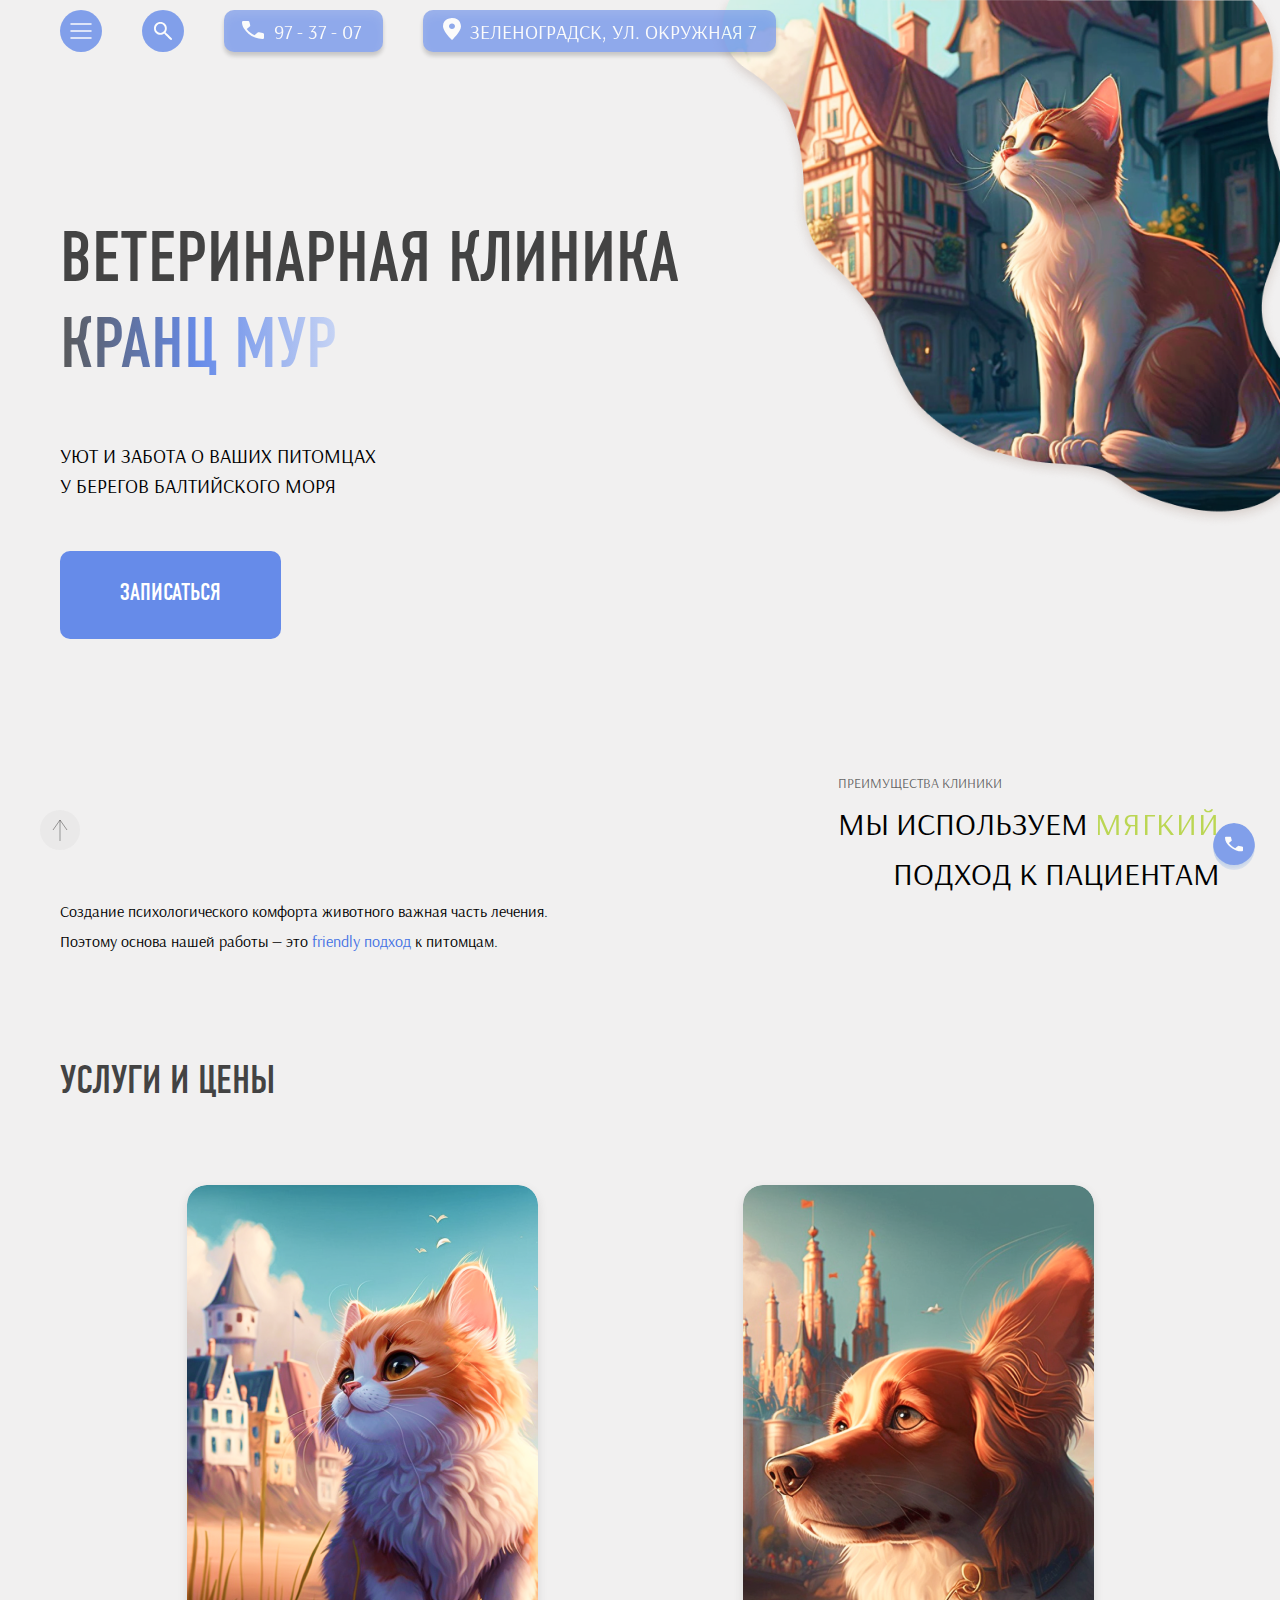
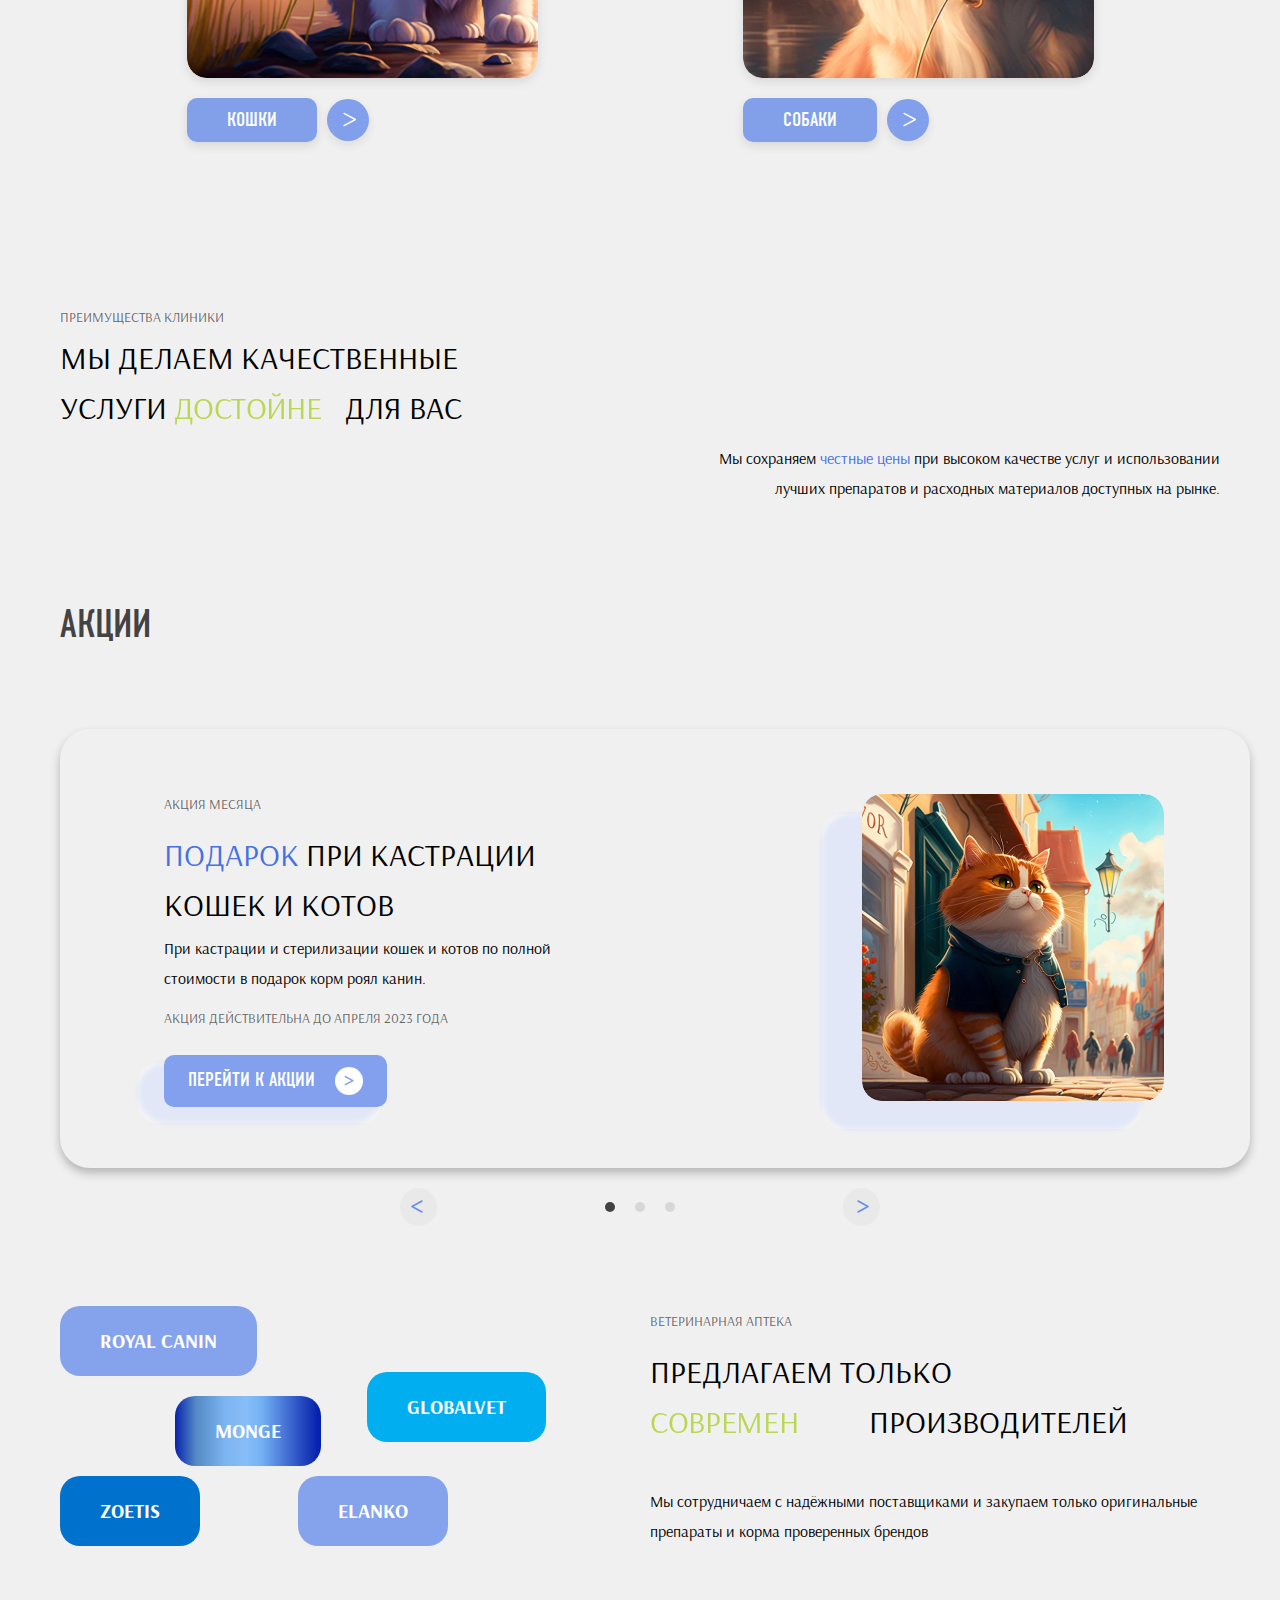
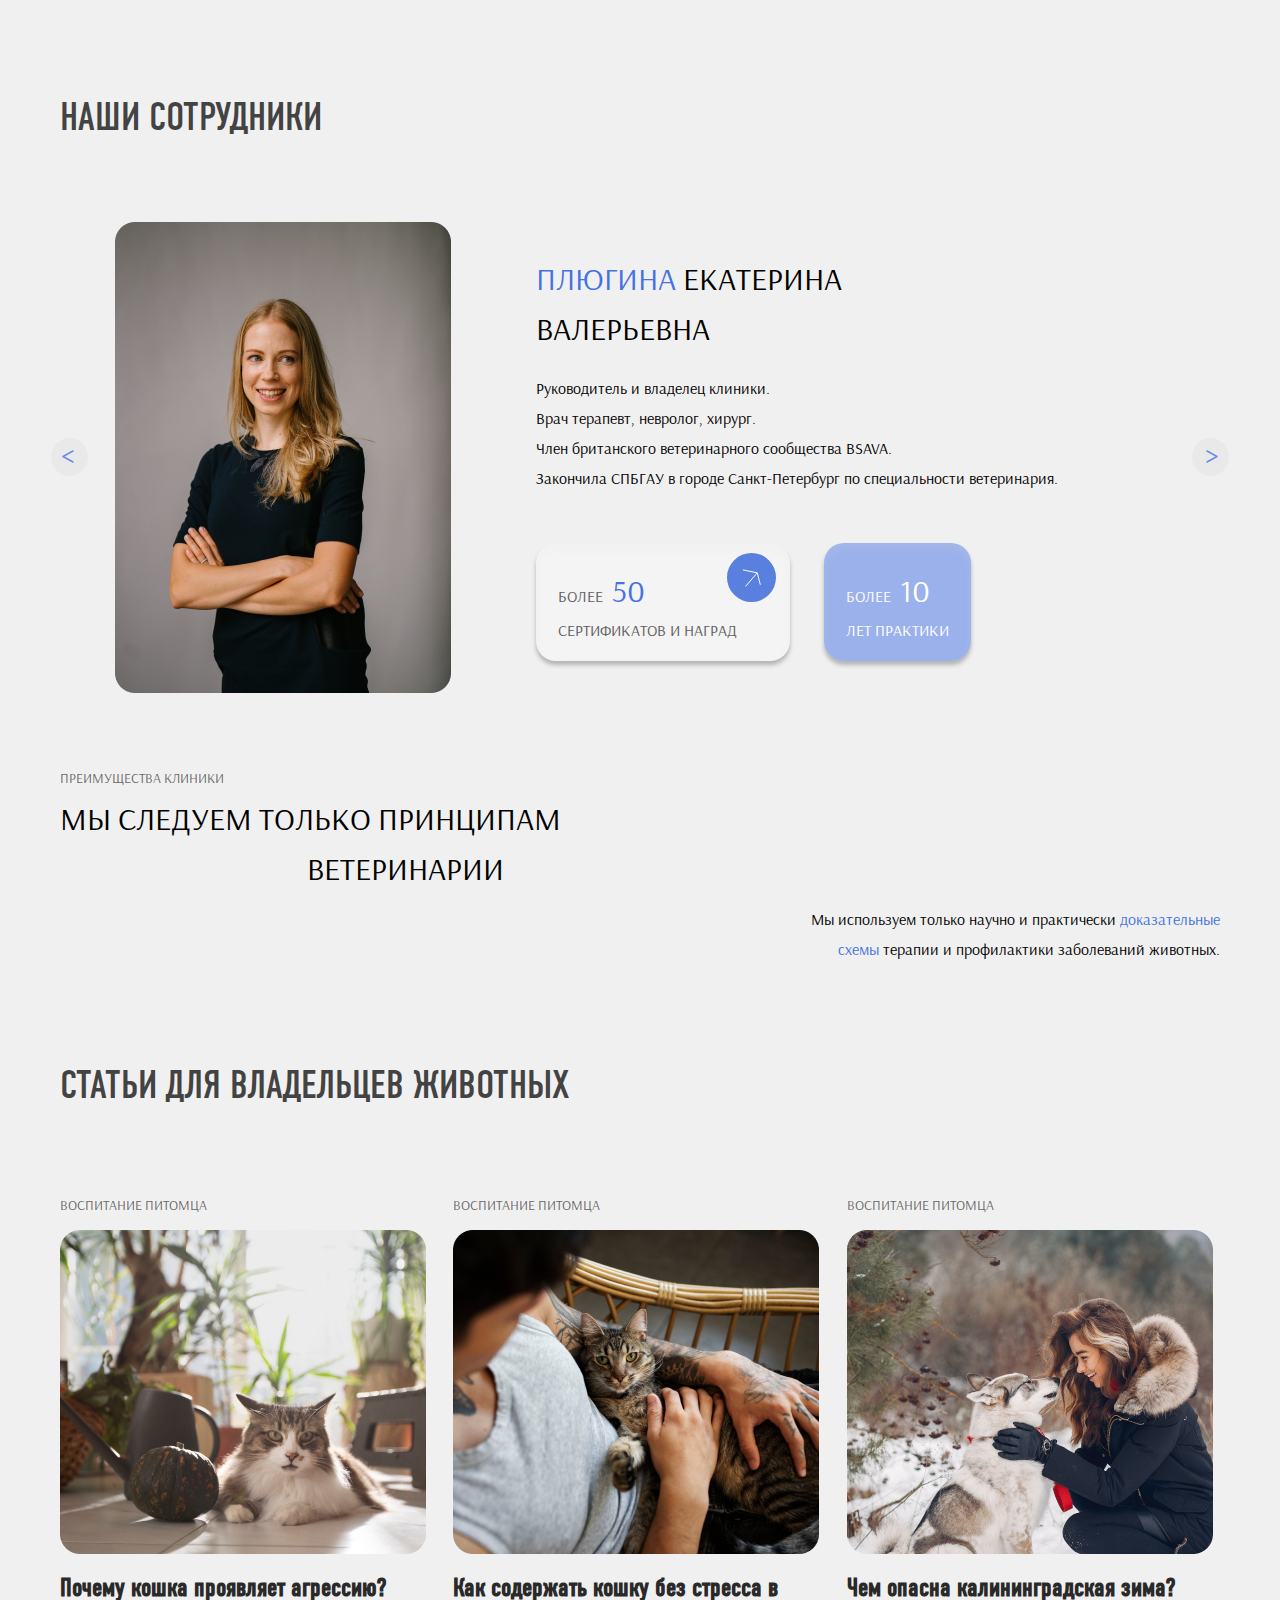
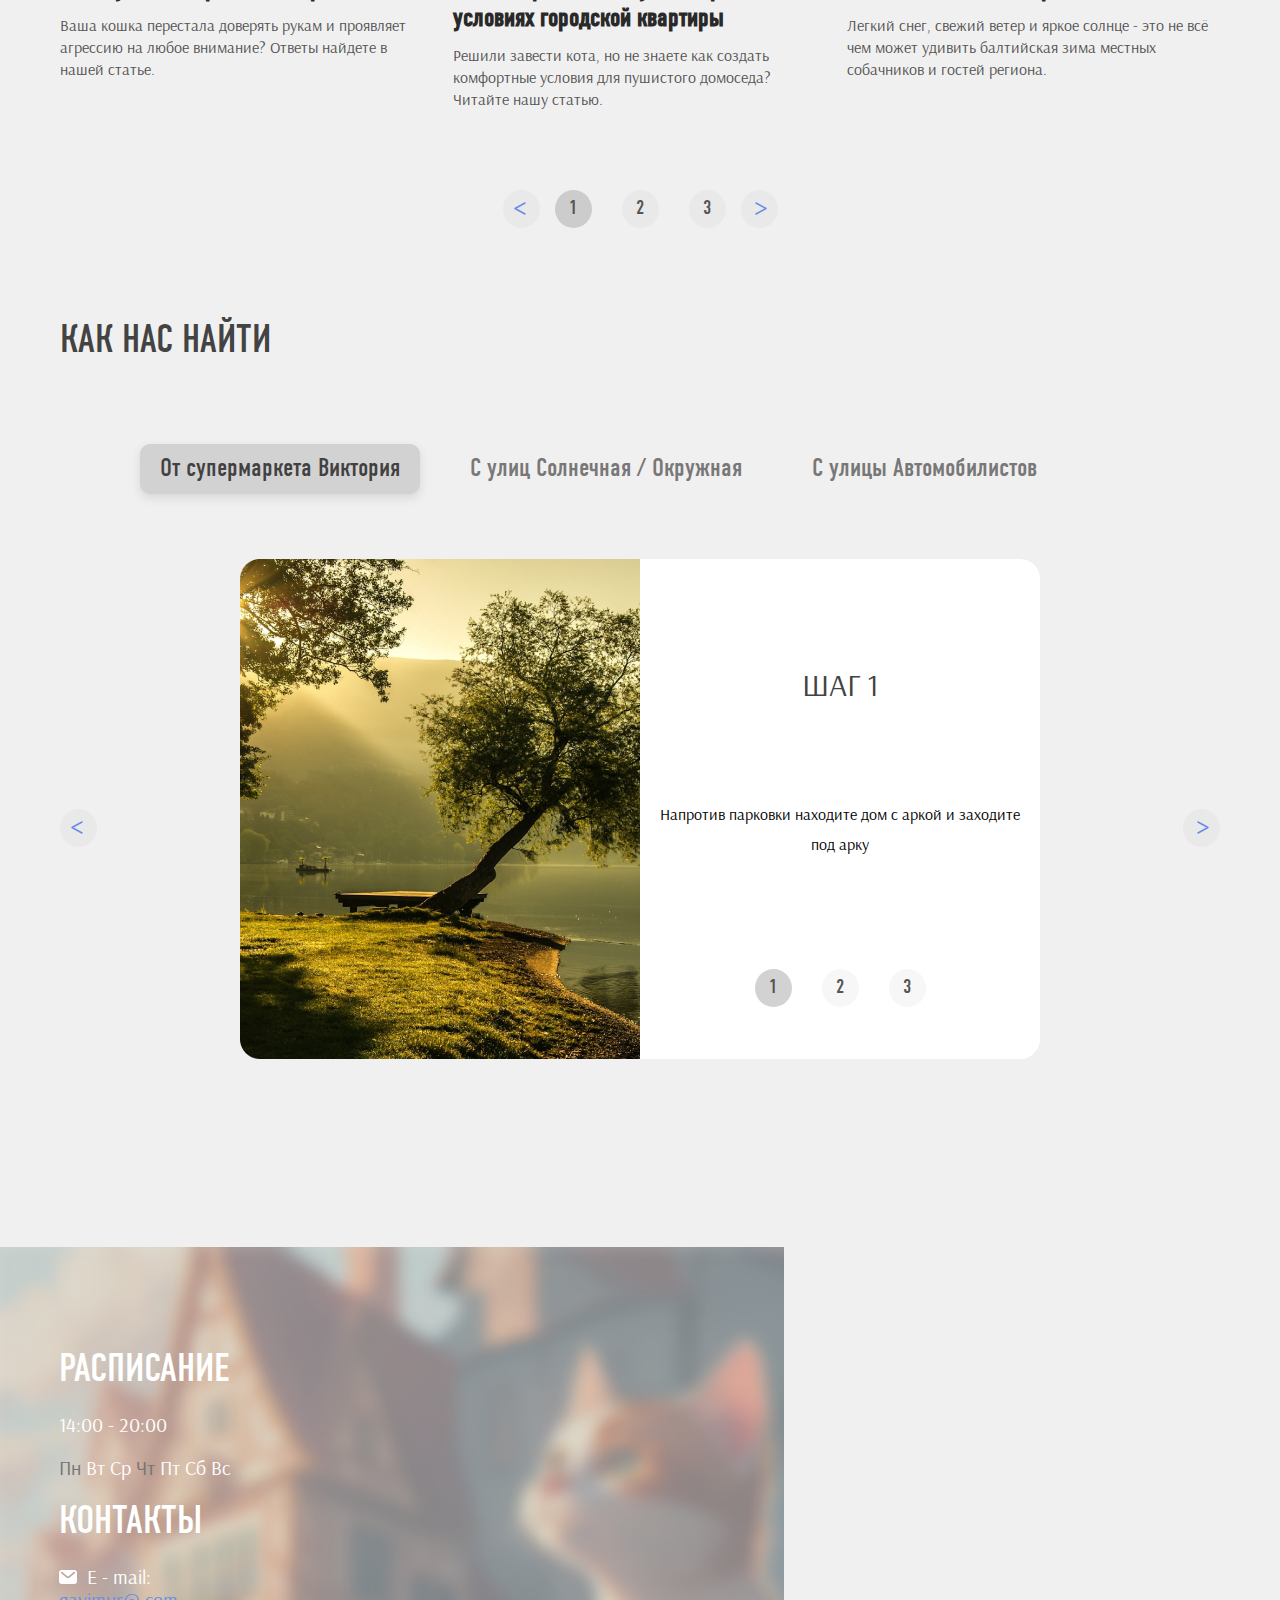
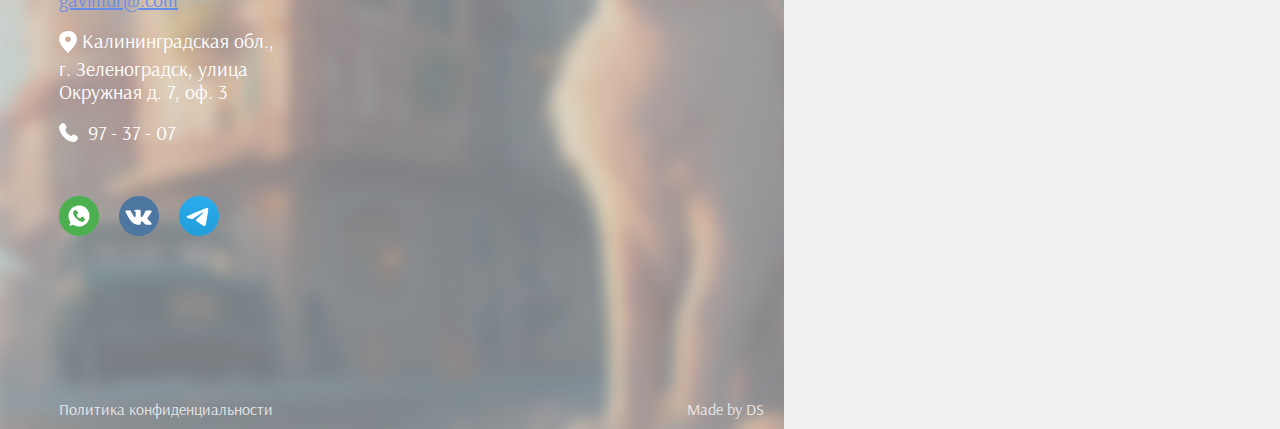
<file: index.html>
<!DOCTYPE html>
<html lang="en">

<head>
    <meta charset="UTF-8">
    <meta name="viewport" content="width=device-width, initial-scale=1.0">
    <title>КранцМур</title>
    <link rel="stylesheet" href="assets/style.css">
    <link rel="stylesheet" media="screen and (max-width:1600px)" href="assets/style1600.css">
    <link rel="stylesheet" media="screen and (max-width:1200px)" href="assets/style1200.css">
    <link rel="stylesheet" media="screen and (max-width:970px)" href="assets/style970.css">
    <link rel="stylesheet" media="screen and (max-width:740px)" href="assets/style740.css">
    <link rel="stylesheet" media="screen and (max-width:500px)" href="assets/style500.css">

    <link href="https://fonts.googleapis.com/css2?family=Arsenal:ital,wght@0,400;0,700;1,400;1,700&family=Noto+Rashi+Hebrew:wght@100;200;300;400;500;600;700;800;900&display=swap" rel="stylesheet">
</head>

<body>
    <a name="top"></a>
    <a class="button_top cursor" href="#top">
        <svg xmlns="http://www.w3.org/2000/svg" width="40" height="40" viewBox="0 0 40 40" fill="none">
            <path d="M20 10L13 20M20 10L27 20M20 10V31" stroke="#3E3D3D" stroke-width="0.5" />
        </svg>
    </a>
    <!-- Main-->
    <section>
        <div class="header">
            <div class="wrapper">
                <div class="main_nav nav">
                    <span class="svg burger menu color_hover cursor" id="menuBurger">
                        <svg xmlns="http://www.w3.org/2000/svg" width="42" height="42" viewBox="0 0 42 42" fill="none">
                            <path d="M11 14H31" stroke="white" stroke-width="1.5" stroke-linecap="round" stroke-linejoin="round" />
                            <path d="M11 21H31" stroke="white" stroke-width="1.5" stroke-linecap="round" />
                            <path d="M11 28H31" stroke="white" stroke-width="1.5" stroke-linecap="round" />
                        </svg>
                    </span>
                    <span class="svg search menu mobile_none color_hover cursor" id="navSearch">
                        <svg xmlns="http://www.w3.org/2000/svg" width="18" height="18" viewBox="0 0 18 18" fill="none" id="searchNavWhite">
                            <path d="M16.5507 17.867C15.8937 17.3707 10.1814 11.5043 10.1814 11.5043C9.69696 11.9033 9.13308 12.2163 8.48977 12.4431C7.84645 12.6699 7.15885 12.7834 6.42695 12.7834C4.63187 12.7834 3.11194 12.1608 1.86716 10.9157C0.622388 9.67057 0 8.16257 0 6.39169C0 4.6208 0.622828 3.1128 1.86848 1.86769C3.11414 0.622564 4.62549 0 6.40253 0C8.1796 0 9.68824 0.622564 10.9285 1.86769C12.1687 3.1128 12.7888 4.62161 12.7888 6.39413C12.7888 7.10538 12.6781 7.7808 12.4567 8.4204C12.2353 9.06 11.914 9.6484 11.4929 10.1856C11.4929 10.1856 17.3837 15.7089 17.8804 16.5398C18.3771 17.3707 17.2077 18.3633 16.5507 17.867ZM6.41206 10.9344C7.67261 10.9344 8.74225 10.4915 9.62099 9.60576C10.4997 8.71996 10.9391 7.6486 10.9391 6.39169C10.9391 5.13477 10.4995 4.06341 9.62041 3.17763C8.74129 2.29182 7.67184 1.84892 6.41206 1.84892C5.14324 1.84892 4.06564 2.29182 3.17927 3.17763C2.29291 4.06341 1.84973 5.13477 1.84973 6.39169C1.84973 7.6486 2.29272 8.71996 3.17871 9.60576C4.06469 10.4915 5.14247 10.9344 6.41206 10.9344Z" fill="white" />
                        </svg>
                        <svg xmlns="http://www.w3.org/2000/svg" width="18" height="18" viewBox="0 0 18 18" fill="none" style="display: none" id="searchNavBlack">
                            <path d="M16.5507 17.867C15.8937 17.3707 10.1814 11.5043 10.1814 11.5043C9.69696 11.9033 9.13308 12.2163 8.48977 12.4431C7.84645 12.6699 7.15885 12.7834 6.42695 12.7834C4.63187 12.7834 3.11194 12.1608 1.86716 10.9157C0.622388 9.67057 0 8.16257 0 6.39169C0 4.6208 0.622828 3.1128 1.86848 1.86769C3.11414 0.622564 4.62549 0 6.40253 0C8.1796 0 9.68824 0.622564 10.9285 1.86769C12.1687 3.1128 12.7888 4.62161 12.7888 6.39413C12.7888 7.10538 12.6781 7.7808 12.4567 8.4204C12.2353 9.06 11.914 9.6484 11.4929 10.1856C11.4929 10.1856 17.3837 15.7089 17.8804 16.5398C18.3771 17.3707 17.2077 18.3633 16.5507 17.867ZM6.41206 10.9344C7.67261 10.9344 8.74225 10.4915 9.62099 9.60576C10.4997 8.71996 10.9391 7.6486 10.9391 6.39169C10.9391 5.13477 10.4995 4.06341 9.62041 3.17763C8.74129 2.29182 7.67184 1.84892 6.41206 1.84892C5.14324 1.84892 4.06564 2.29182 3.17927 3.17763C2.29291 4.06341 1.84973 5.13477 1.84973 6.39169C1.84973 7.6486 2.29272 8.71996 3.17871 9.60576C4.06469 10.4915 5.14247 10.9344 6.41206 10.9344Z" fill="#545454" />
                        </svg>

                        <form action="#" style="display: none" id="searchNavForm">
                            <input type="text">
                            <input type="submit" value="Найти">
                        </form>

                        <span class="search_close" style="display: none" id="searchNavClose" data-close="true">
                            <svg xmlns="http://www.w3.org/2000/svg" width="14" height="14" viewBox="0 0 14 14" fill="none" data-close="true" class="close_black">
                                <path data-close="true" d="M1.40579 13.6478L1.02367 13.7349C0.291312 13.9019 -0.270738 13.0908 0.142857 12.4638L5.58731 7.3596L0.142857 2.25542C-0.239359 1.50112 0.537276 0.684634 1.30975 1.02866L1.40579 1.07143L6.85024 6.1756L12.2947 1.07143L12.5109 0.985798C13.2911 0.676821 14.0097 1.54851 13.5576 2.25542L8.11317 7.3596L13.5576 12.4638C13.9909 13.2257 13.1742 14.0874 12.3902 13.6955L12.2947 13.6478L6.85024 8.54359L1.40579 13.6478Z" fill="#545454" />
                            </svg>
                            <svg xmlns="http://www.w3.org/2000/svg" width="14" height="14" viewBox="0 0 14 14" fill="none" class="close_whiter" data-close="true">
                                <path d="M1.40579 13.6478L1.02367 13.7349C0.291312 13.9019 -0.270738 13.0908 0.142857 12.4638L5.58731 7.3596L0.142857 2.25542C-0.239359 1.50112 0.537276 0.684634 1.30975 1.02866L1.40579 1.07143L6.85024 6.1756L12.2947 1.07143L12.5109 0.985798C13.2911 0.676821 14.0097 1.54851 13.5576 2.25542L8.11317 7.3596L13.5576 12.4638C13.9909 13.2257 13.1742 14.0874 12.3902 13.6955L12.2947 13.6478L6.85024 8.54359L1.40579 13.6478Z" fill="white" data-close="true" />
                            </svg>
                        </span>
                    </span>
                </div>
                <div class="mobile_flex_header">
                    <svg class="cursor" xmlns="http://www.w3.org/2000/svg" width="60" height="55" viewBox="0 0 60 55" fill="none" id="mobileInfoOpen">
                        <path d="M19.4224 0.057415C18.4804 0.236767 17.7697 0.572477 16.963 1.2301C16.3087 1.75896 15.8405 2.29702 15.3893 3.02822C12.6986 7.41545 13.6068 14.6539 17.3805 18.802C17.8938 19.3677 18.785 20.1127 19.3942 20.4852C21.391 21.713 23.6361 21.7774 25.4355 20.6599C27.28 19.5102 28.5435 17.2936 29.023 14.3642C29.1414 13.61 29.164 11.2738 29.0512 10.5012C28.5886 7.27289 27.4097 4.601 25.5652 2.58214C25.1026 2.08088 24.1945 1.32668 23.6248 0.972572C23.0945 0.646059 22.0905 0.222971 21.5659 0.108002C21.0977 0.00222969 19.8624 -0.025362 19.4224 0.057415Z" fill="#668BE9" fill-opacity="0.8" />
                        <path d="M41.5993 0.986233C39.845 1.26676 38.0117 2.36127 36.4944 4.02602C34.5427 6.16445 33.2227 8.9927 32.7264 12.1107C32.5684 13.104 32.5853 15.3206 32.7546 16.222C33.1494 18.2776 33.9899 19.8504 35.2478 20.8713C36.3252 21.7543 37.6789 22.1636 39.0553 22.0302C42.3326 21.6991 45.5647 18.7835 47.2908 14.5986C48.7235 11.1265 48.8758 7.4705 47.7026 4.68365C46.5575 1.96577 44.2335 0.558546 41.5993 0.986233Z" fill="#668BE9" fill-opacity="0.8" />
                        <path d="M5.21141 15.9966C2.90434 16.2956 1.16699 17.8132 0.382921 20.2229C-0.0626989 21.6071 -0.124747 23.5156 0.22498 25.1942C1.03161 29.1031 3.80686 32.6948 7.08978 34.0836C8.77073 34.7918 10.446 34.916 11.8844 34.4285C14.0054 33.7111 15.3986 31.8532 15.8555 29.1261C15.9458 28.5789 15.9458 26.9555 15.8499 26.3209C15.1166 21.253 11.2865 16.806 7.02773 16.0656C6.52571 15.9782 5.63447 15.9461 5.21141 15.9966Z" fill="#668BE9" fill-opacity="0.8" />
                        <path d="M53.0137 19.7216C50.983 20.0757 48.9918 21.2392 47.3391 23.0419C45.5453 25.001 44.3382 27.5579 43.9885 30.1332C43.8982 30.8046 43.9152 32.2486 44.0167 32.8971C44.7049 37.2567 48.3375 39.3491 52.4496 37.7672C54.6552 36.9164 56.652 35.1643 58.0791 32.8327C60.7867 28.4178 60.6118 23.2442 57.6673 20.8483C56.4264 19.8365 54.7172 19.4226 53.0137 19.7216Z" fill="#668BE9" fill-opacity="0.8" />
                        <path d="M28.508 27.9028C24.7738 28.4455 20.0638 31.6416 15.8896 36.4611C12.6236 40.2367 10.3222 44.302 9.63404 47.5212C9.47046 48.2938 9.45354 49.6734 9.6002 50.2022C9.83147 51.0254 10.2207 51.5681 10.9765 52.1429C12.2401 53.0949 13.7574 53.6559 15.6584 53.8721C16.6455 53.9824 18.6423 53.9411 19.9115 53.7847C21.6094 53.5686 23.0421 53.288 26.2517 52.5338C29.3541 51.8072 30.2228 51.6555 31.0802 51.7015C32.1689 51.7612 32.9868 51.9774 35.3333 52.819C37.0143 53.4214 37.9506 53.7065 38.7516 53.8675C41.7412 54.4561 44.257 53.6881 46.8461 51.3979C47.6189 50.7173 47.8558 50.3862 48.0984 49.6642C48.2337 49.2503 48.245 49.1583 48.245 48.188C48.245 47.3096 48.2281 47.0613 48.1153 46.5554C47.4497 43.488 45.4698 39.7814 42.6099 36.2542C39.2085 32.0601 35.2149 29.0387 31.8812 28.1419C30.6684 27.8154 29.6362 27.7418 28.508 27.9028Z" fill="#668BE9" fill-opacity="0.8" />
                    </svg>

                    <svg xmlns="http://www.w3.org/2000/svg" width="60" height="60" viewBox="0 0 60 60" fill="none" id="navMobileOpen" class="cursor">
                        <circle cx="30" cy="30" r="30" fill="#668BE9" fill-opacity="0.8" />
                        <path d="M15.7148 20H44.2863" stroke="white" stroke-width="1.5" stroke-linecap="round" stroke-linejoin="round" />
                        <path d="M15.7148 30H44.2863" stroke="white" stroke-width="1.5" stroke-linecap="round" />
                        <path d="M15.7148 40H44.2863" stroke="white" stroke-width="1.5" stroke-linecap="round" />
                    </svg>
                </div>
            </div>
        </div>
    </section>

    <section>
        <div class="nav_window" id="nav" style="display: none">
            <div class="wrapper nav_flex">
                <nav>
                    <ul id="CloseMenu">
                        <li><a href="#top">Главная</a></li>
                        <li><a href="#servicesLink">Услуги и цены</a></li>
                        <li><a href="#stocksLink">Акции</a></li>
                        <li><a href="#employeesLink">Наши сотрудники</a></li>
                        <li><a href="#articlesLink">Статьи</a></li>
                        <li><a href="#contactsLink">Как найти нас</a></li>
                        <span class="array_animation cursor" id="navClose">

                            <svg class="array" xmlns="http://www.w3.org/2000/svg" width="42" height="42" viewBox="0 0 42 42" fill="none">
                                0
                                <circle cx="21" cy="21" r="21" fill="#668BE9" fill-opacity="0.8" />
                                <path d="M19.9024 14L12 21M12 21L19.9024 28M12 21H30" stroke="white" stroke-width="1.5" stroke-linecap="round" stroke-linejoin="round" />
                            </svg>

                            <svg class="array_hover" xmlns="http://www.w3.org/2000/svg" width="42" height="42" viewBox="0 0 42 42" fill="none">
                                0
                                <circle cx="21" cy="21" r="21" fill="#3B6BE3" fill-opacity="0.8" />
                                <path d="M19.9024 14L12 21M12 21L19.9024 28M12 21H30" stroke="white" stroke-width="1.5" stroke-linecap="round" stroke-linejoin="round" />
                            </svg>
                        </span>

                    </ul>

                </nav>

                <div class="nav_info">
                    <div class="footer_info__content nav_info">
                        <p class="title footer_title nav_title">Расписание</p>
                        <p class="footer_text">14:00 - 20:00</p>
                        <p class="footer_text weekday"><span class="gray">Пн</span> Вт Ср <span class="gray">Чт</span> Пт Сб Вс</p>
                        <p class="title footer_title">Контакты</p>
                        <div class="email footer_contact">
                            <svg xmlns="http://www.w3.org/2000/svg" xmlns:xlink="http://www.w3.org/1999/xlink" width="18" height="18" viewBox="0 0 18 18" fill="none">
                                <rect width="18" height="18" fill="url(#pattern0)" />
                                <defs>
                                    <pattern id="pattern0" patternContentUnits="objectBoundingBox" width="1" height="1">
                                        <use xlink:href="#image0_1208_1671" transform="scale(0.00195312)" />
                                    </pattern>
                                    <image id="image0_1208_1671" width="512" height="512" xlink:href="[data-uri]" />
                                </defs>
                            </svg>
                            <p class="footer_text">E - mail: </p>

                        </div>
                        <a href="404.html" class="footer_text footer_email">gavimur@.com </a>
                        <div class="adress footer_contact">
                            <svg xmlns="http://www.w3.org/2000/svg" width="18" height="22" viewBox="0 0 18 22" fill="none">
                                <path d="M9 0C9 0 0 1.90735e-06 0 8.24942C0 8.24942 9.53674e-07 13.7506 9 22C9 22 18 13.7506 18 8.24942C17.9951 8.24942 17.9951 0 9 0ZM9 10.9977C7.3412 10.9977 5.99835 9.76491 5.99835 8.24942C5.99835 6.7293 7.3412 5.50116 9 5.50116C10.6588 5.50116 12.0016 6.73394 12.0016 8.24942C11.9967 9.76491 10.6539 10.9977 9 10.9977Z" fill="white" />
                            </svg>
                            <p class="footer_text">Калининградская обл., г. Зеленоградск, улица Окружная д. 7, оф. 3</p>
                        </div>
                        <div class="tel footer_contact">
                            <svg xmlns="http://www.w3.org/2000/svg" width="19" height="19" viewBox="0 0 19 19" fill="none">
                                <path d="M13.2538 12.1893L12.7729 12.6954C12.7729 12.6954 11.6302 13.8985 8.51104 10.6145C5.3919 7.33068 6.53462 6.12759 6.53462 6.12759L6.83735 5.80885C7.58321 5.02366 7.65351 3.76302 7.00276 2.84272L5.67177 0.960147C4.8664 -0.178917 3.31017 -0.329387 2.38708 0.642455L0.730284 2.38676C0.272574 2.86865 -0.0341491 3.49331 0.00304865 4.18628C0.0982069 5.95911 0.855746 9.77351 5.08287 14.2239C9.56554 18.9433 13.7716 19.1308 15.4916 18.961C16.0357 18.9074 16.5088 18.614 16.89 18.2126L18.3896 16.634C19.4017 15.5683 19.1163 13.7414 17.8212 12.996L15.8046 11.8352C14.9542 11.3458 13.9183 11.4896 13.2538 12.1893Z" fill="white" />
                            </svg>

                            <a href="404.html" class="footer_text">97 - 37 - 07</a>
                        </div>

                        <div class="social">
                            <span>
                                <a href="404.html">
                                    <svg xmlns="http://www.w3.org/2000/svg" width="40" height="40" viewBox="0 0 40 40" fill="none">
                                        <g clip-path="url(#clip0_1432_2024)">
                                            <path d="M20 40C31.0457 40 40 31.0457 40 20C40 8.95431 31.0457 0 20 0C8.95431 0 0 8.95431 0 20C0 31.0457 8.95431 40 20 40Z" fill="#4CAF50" />
                                            <path d="M20.0008 9.47363C18.0616 9.47437 16.1602 10.0108 14.5065 11.0238C12.8529 12.0367 11.5112 13.4868 10.6294 15.214C9.74773 16.9412 9.3603 18.8784 9.50988 20.8119C9.65947 22.7454 10.3403 24.6 11.4771 26.171L10.1614 30.0815L14.2114 28.7868C15.5815 29.6906 17.1439 30.2614 18.774 30.4537C20.404 30.6461 22.0564 30.4546 23.5993 29.8945C25.1421 29.3344 26.5326 28.4213 27.6597 27.2282C28.7867 26.035 29.6192 24.5947 30.0905 23.0225C30.5618 21.4503 30.6589 19.7897 30.3741 18.1732C30.0892 16.5568 29.4303 15.0293 28.45 13.7129C27.4697 12.3965 26.1951 11.3276 24.7281 10.5915C23.261 9.85541 21.6422 9.4726 20.0008 9.47363ZM25.5956 24.3605L24.4745 25.4815C23.2956 26.6605 20.1693 25.3631 17.3982 22.5868C14.6271 19.8105 13.385 16.6921 14.5061 15.5263L15.6271 14.4052C15.8442 14.2057 16.1283 14.0949 16.4232 14.0949C16.7181 14.0949 17.0022 14.2057 17.2193 14.4052L18.8719 16.0526C19.0066 16.1836 19.1055 16.347 19.159 16.5272C19.2125 16.7074 19.2188 16.8983 19.1773 17.0816C19.1358 17.2649 19.048 17.4345 18.9222 17.5741C18.7963 17.7137 18.6368 17.8187 18.4587 17.8789C18.1961 17.9628 17.9759 18.1448 17.8441 18.3869C17.7122 18.6291 17.6788 18.9127 17.7508 19.1789C18.0456 20.4157 19.6377 21.95 20.8193 22.2447C21.084 22.3002 21.3599 22.2584 21.5963 22.127C21.8327 21.9955 22.0137 21.7831 22.1061 21.5289C22.1657 21.3483 22.271 21.1862 22.4119 21.0585C22.5528 20.9307 22.7244 20.8417 22.91 20.8001C23.0956 20.7585 23.2888 20.7657 23.4707 20.821C23.6527 20.8763 23.8172 20.9779 23.9482 21.1157L25.5982 22.7684C25.7974 22.9858 25.9077 23.2701 25.9072 23.5649C25.9067 23.8598 25.7955 24.1437 25.5956 24.3605Z" fill="white" />
                                        </g>
                                        <defs>
                                            <clipPath id="clip0_1432_2024">
                                                <rect width="40" height="40" fill="white" />
                                            </clipPath>
                                        </defs>
                                    </svg>
                                </a>
                            </span>
                            <span>
                                <a href="404.html">
                                    <svg xmlns="http://www.w3.org/2000/svg" width="40" height="40" viewBox="0 0 40 40" fill="none">
                                        <g clip-path="url(#clip0_1432_2030)">
                                            <path d="M20 40C31.0457 40 40 31.0457 40 20C40 8.95431 31.0457 0 20 0C8.95431 0 0 8.95431 0 20C0 31.0457 8.95431 40 20 40Z" fill="#4D76A1" />
                                            <path fill-rule="evenodd" clip-rule="evenodd" d="M19.2452 28.7716H20.815C20.815 28.7716 21.2892 28.7196 21.5312 28.4586C21.7541 28.219 21.7469 27.7691 21.7469 27.7691C21.7469 27.7691 21.7163 25.6628 22.6938 25.3526C23.6575 25.0471 24.895 27.3883 26.2066 28.2885C27.1985 28.9699 27.9521 28.8205 27.9521 28.8205L31.4592 28.7716C31.4592 28.7716 33.2939 28.6586 32.424 27.2161C32.3527 27.0981 31.9173 26.1491 29.8164 24.1989C27.6174 22.1578 27.9119 22.488 30.5608 18.9574C32.174 16.8072 32.819 15.4945 32.6176 14.9323C32.4254 14.3968 31.2389 14.5383 31.2389 14.5383L27.2901 14.5629C27.2901 14.5629 26.9974 14.523 26.7803 14.6528C26.5681 14.78 26.4316 15.0767 26.4316 15.0767C26.4316 15.0767 25.8066 16.7405 24.9731 18.1556C23.2147 21.1414 22.5117 21.299 22.2243 21.1136C21.5558 20.6815 21.7227 19.3777 21.7227 18.4515C21.7227 15.558 22.1616 14.3515 20.8681 14.0392C20.4389 13.9354 20.123 13.867 19.0253 13.8559C17.6163 13.8413 16.4237 13.8602 15.7485 14.1911C15.2993 14.411 14.9527 14.9013 15.1638 14.9294C15.4248 14.9644 16.0159 15.0888 16.3293 15.5155C16.7339 16.066 16.7197 17.3024 16.7197 17.3024C16.7197 17.3024 16.9521 20.7086 16.1767 21.1318C15.6444 21.422 14.9142 20.8295 13.3466 18.1206C12.5434 16.7331 11.937 15.1993 11.937 15.1993C11.937 15.1993 11.82 14.9127 11.6115 14.7594C11.3583 14.5736 11.0047 14.5144 11.0047 14.5144L7.2523 14.539C7.2523 14.539 6.689 14.5547 6.48222 14.7996C6.29825 15.0175 6.4676 15.4681 6.4676 15.4681C6.4676 15.4681 9.40531 22.3411 12.7316 25.8047C15.7817 28.9802 19.2452 28.7716 19.2452 28.7716Z" fill="white" />
                                        </g>
                                        <defs>
                                            <clipPath id="clip0_1432_2030">
                                                <rect width="40" height="40" fill="white" />
                                            </clipPath>
                                        </defs>
                                    </svg>
                                </a>
                            </span>
                            <span>
                                <a href="404.html">
                                    <svg xmlns="http://www.w3.org/2000/svg" width="40" height="40" viewBox="0 0 40 40" fill="none">
                                        <g clip-path="url(#clip0_1432_2035)">
                                            <path d="M20 40C31.0457 40 40 31.0457 40 20C40 8.9543 31.0457 0 20 0C8.9543 0 0 8.9543 0 20C0 31.0457 8.9543 40 20 40Z" fill="url(#paint0_linear_1432_2035)" />
                                            <path fill-rule="evenodd" clip-rule="evenodd" d="M9.0537 19.7889C14.8841 17.2487 18.772 15.574 20.7172 14.7649C26.2714 12.4548 27.4256 12.0535 28.1778 12.0402C28.3432 12.0373 28.7132 12.0783 28.9528 12.2728C29.3082 12.5612 29.3103 13.1873 29.2708 13.6017C28.9698 16.7642 27.6675 24.4386 27.0049 27.9806C26.7245 29.4794 26.1725 29.982 25.6381 30.0311C24.4767 30.138 23.5947 29.2635 22.4698 28.5262C20.7096 27.3723 19.7151 26.654 18.0064 25.5281C16.0318 24.2268 17.3119 23.5117 18.4372 22.3428C18.7317 22.037 23.849 17.3824 23.9481 16.9601C23.9605 16.9073 23.972 16.7104 23.855 16.6065C23.7381 16.5026 23.5655 16.5381 23.441 16.5664C23.2644 16.6064 20.4524 18.4651 15.0049 22.1423C14.2067 22.6904 13.4837 22.9574 12.836 22.9435C12.1218 22.9281 10.7482 22.5397 9.72706 22.2078C8.47456 21.8006 7.47909 21.5853 7.56581 20.8939C7.61097 20.5337 8.10691 20.1654 9.0537 19.7889Z" fill="white" />
                                        </g>
                                        <defs>
                                            <linearGradient id="paint0_linear_1432_2035" x1="20" y1="0" x2="20" y2="39.6875" gradientUnits="userSpaceOnUse">
                                                <stop stop-color="#2AABEE" />
                                                <stop offset="1" stop-color="#229ED9" />
                                            </linearGradient>
                                            <clipPath id="clip0_1432_2035">
                                                <rect width="40" height="40" fill="white" />
                                            </clipPath>
                                        </defs>
                                    </svg>
                                </a>
                            </span>
                        </div>

                    </div>
                </div>
            </div>
        </div>
    </section>

    <section>
        <div class="nav_window" id="navMobile" style="display: none">
            <div class="wrapper nav_flex">
                <div class="window_close cursor" id="navMobileClose">
                    <svg xmlns="http://www.w3.org/2000/svg" width="60" height="60" viewBox="0 0 60 60" fill="none">
                        <circle cx="30" cy="30" r="30" fill="#668BE9" fill-opacity="0.8" />
                        <path d="M16 20L44 40M44 20L30.2373 30L16.4746 40" stroke="white" stroke-width="1.5" stroke-linecap="round" />
                    </svg>
                </div>
                <nav>
                    <ul id="CloseMenuMobile">
                        <li><a href="#top">Главная</a></li>
                        <li><a href="#servicesLink">Услуги и цены</a></li>
                        <li><a href="#stocksLink">Акции</a></li>
                        <li><a href="#employeesLink">Наши сотрудники</a></li>
                        <li><a href="#articlesLink">Статьи</a></li>
                        <li><a href="#contactsLink">Как найти нас</a></li>
                        <li class="mobile_search">

                            <span class="svg search menu  cursor" id="mobileSearch">
                                <svg xmlns="http://www.w3.org/2000/svg" width="18" height="18" viewBox="0 0 18 18" fill="none" id="searchMobileWhite">
                                    <path d="M16.5507 17.867C15.8937 17.3707 10.1814 11.5043 10.1814 11.5043C9.69696 11.9033 9.13308 12.2163 8.48977 12.4431C7.84645 12.6699 7.15885 12.7834 6.42695 12.7834C4.63187 12.7834 3.11194 12.1608 1.86716 10.9157C0.622388 9.67057 0 8.16257 0 6.39169C0 4.6208 0.622828 3.1128 1.86848 1.86769C3.11414 0.622564 4.62549 0 6.40253 0C8.1796 0 9.68824 0.622564 10.9285 1.86769C12.1687 3.1128 12.7888 4.62161 12.7888 6.39413C12.7888 7.10538 12.6781 7.7808 12.4567 8.4204C12.2353 9.06 11.914 9.6484 11.4929 10.1856C11.4929 10.1856 17.3837 15.7089 17.8804 16.5398C18.3771 17.3707 17.2077 18.3633 16.5507 17.867ZM6.41206 10.9344C7.67261 10.9344 8.74225 10.4915 9.62099 9.60576C10.4997 8.71996 10.9391 7.6486 10.9391 6.39169C10.9391 5.13477 10.4995 4.06341 9.62041 3.17763C8.74129 2.29182 7.67184 1.84892 6.41206 1.84892C5.14324 1.84892 4.06564 2.29182 3.17927 3.17763C2.29291 4.06341 1.84973 5.13477 1.84973 6.39169C1.84973 7.6486 2.29272 8.71996 3.17871 9.60576C4.06469 10.4915 5.14247 10.9344 6.41206 10.9344Z" fill="white" />
                                </svg>
                                <svg xmlns="http://www.w3.org/2000/svg" width="18" height="18" viewBox="0 0 18 18" fill="none" style="display: none" id="searchMobileBlack">
                                    <path d="M16.5507 17.867C15.8937 17.3707 10.1814 11.5043 10.1814 11.5043C9.69696 11.9033 9.13308 12.2163 8.48977 12.4431C7.84645 12.6699 7.15885 12.7834 6.42695 12.7834C4.63187 12.7834 3.11194 12.1608 1.86716 10.9157C0.622388 9.67057 0 8.16257 0 6.39169C0 4.6208 0.622828 3.1128 1.86848 1.86769C3.11414 0.622564 4.62549 0 6.40253 0C8.1796 0 9.68824 0.622564 10.9285 1.86769C12.1687 3.1128 12.7888 4.62161 12.7888 6.39413C12.7888 7.10538 12.6781 7.7808 12.4567 8.4204C12.2353 9.06 11.914 9.6484 11.4929 10.1856C11.4929 10.1856 17.3837 15.7089 17.8804 16.5398C18.3771 17.3707 17.2077 18.3633 16.5507 17.867ZM6.41206 10.9344C7.67261 10.9344 8.74225 10.4915 9.62099 9.60576C10.4997 8.71996 10.9391 7.6486 10.9391 6.39169C10.9391 5.13477 10.4995 4.06341 9.62041 3.17763C8.74129 2.29182 7.67184 1.84892 6.41206 1.84892C5.14324 1.84892 4.06564 2.29182 3.17927 3.17763C2.29291 4.06341 1.84973 5.13477 1.84973 6.39169C1.84973 7.6486 2.29272 8.71996 3.17871 9.60576C4.06469 10.4915 5.14247 10.9344 6.41206 10.9344Z" fill="#545454" />
                                </svg>

                                <form action="#" style="display: none" id="searchMobileForm">
                                    <input type="text">
                                    <input type="submit" value="Найти" class="mobileSearchButton">
                                </form>

                                <span class="search_close" style="display: none" id="searchMobileClose" data-close="true">
                                    <svg xmlns="http://www.w3.org/2000/svg" width="14" height="14" viewBox="0 0 14 14" fill="none" data-close="true" class="close_black">
                                        <path data-close="true" d="M1.40579 13.6478L1.02367 13.7349C0.291312 13.9019 -0.270738 13.0908 0.142857 12.4638L5.58731 7.3596L0.142857 2.25542C-0.239359 1.50112 0.537276 0.684634 1.30975 1.02866L1.40579 1.07143L6.85024 6.1756L12.2947 1.07143L12.5109 0.985798C13.2911 0.676821 14.0097 1.54851 13.5576 2.25542L8.11317 7.3596L13.5576 12.4638C13.9909 13.2257 13.1742 14.0874 12.3902 13.6955L12.2947 13.6478L6.85024 8.54359L1.40579 13.6478Z" fill="#545454" />
                                    </svg>
                                    <svg xmlns="http://www.w3.org/2000/svg" width="14" height="14" viewBox="0 0 14 14" fill="none" class="close_whiter close_whiter__mobile" data-close="true">
                                        <path d="M1.40579 13.6478L1.02367 13.7349C0.291312 13.9019 -0.270738 13.0908 0.142857 12.4638L5.58731 7.3596L0.142857 2.25542C-0.239359 1.50112 0.537276 0.684634 1.30975 1.02866L1.40579 1.07143L6.85024 6.1756L12.2947 1.07143L12.5109 0.985798C13.2911 0.676821 14.0097 1.54851 13.5576 2.25542L8.11317 7.3596L13.5576 12.4638C13.9909 13.2257 13.1742 14.0874 12.3902 13.6955L12.2947 13.6478L6.85024 8.54359L1.40579 13.6478Z" fill="white" data-close="true" />
                                    </svg>
                                </span>
                            </span>
                        </li>
                    </ul>

                </nav>
            </div>

        </div>
    </section>

    <section>
        <div class="nav_window" id="navInfoMobile" style="display: none">
            <div class="wrapper nav_flex">
                <div class="nav_info">
                    <div class="footer_info__content nav_info">
                        <p class="title footer_title nav_title">Расписание</p>
                        <p class="footer_text">14:00 - 20:00</p>
                        <p class="footer_text weekday"><span class="gray">Пн</span> Вт Ср <span class="gray">Чт</span> Пт Сб Вс</p>
                        <p class="title footer_title">Контакты</p>
                        <div class="email footer_contact">
                            <svg xmlns="http://www.w3.org/2000/svg" width="20" height="15" viewBox="0 0 20 15" fill="none">
                                <path fill-rule="evenodd" clip-rule="evenodd" d="M3.96802 4.05627e-07H16.032C16.4706 -8.96937e-06 16.8491 -1.84309e-05 17.1624 0.0200159C17.4922 0.0411191 17.8221 0.0875256 18.1481 0.214088C18.8831 0.499538 19.4672 1.04707 19.7716 1.7362C19.9066 2.04176 19.9561 2.35105 19.9787 2.66027C20 2.95395 20 3.30878 20 3.72001V11.28C20 11.6912 20 12.046 19.9787 12.3397C19.9561 12.6489 19.9066 12.9582 19.7716 13.2638C19.4672 13.9529 18.8831 14.5005 18.1481 14.7859C17.8221 14.9124 17.4922 14.9588 17.1624 14.98C16.8491 15 16.4706 15 16.032 15H3.96801C3.52936 15 3.15088 15 2.83762 14.98C2.50779 14.9588 2.17788 14.9124 1.85195 14.7859C1.11687 14.5005 0.53284 13.9529 0.22836 13.2638C0.0933604 12.9582 0.0438603 12.6489 0.0213503 12.3397C-1.96602e-05 12.046 -9.56733e-06 11.6912 4.32668e-07 11.28V3.72002C-9.56733e-06 3.30878 -1.96602e-05 2.95395 0.0213503 2.66027C0.0438603 2.35105 0.0933604 2.04176 0.22836 1.7362C0.53284 1.04707 1.11687 0.499538 1.85195 0.214088C2.17788 0.0875256 2.50779 0.0411191 2.83762 0.0200159C3.15088 -1.84309e-05 3.52937 -8.96937e-06 3.96802 4.05627e-07ZM2.31745 2.13541C2.68114 1.74576 3.3129 1.70627 3.72854 2.04722L9.3415 6.65156C9.7185 6.96084 10.2815 6.96084 10.6585 6.65156L16.2715 2.04722C16.6871 1.70627 17.3189 1.74576 17.6825 2.13541C18.0462 2.52507 18.0041 3.11735 17.5885 3.4583L11.9755 8.06269C10.8444 8.99053 9.1556 8.99053 8.0245 8.06269L2.41153 3.4583C1.99589 3.11735 1.95377 2.52507 2.31745 2.13541Z" fill="white" />
                            </svg>
                            <p class="footer_text">E - mail: </p>

                        </div>
                        <a href="404.html" class="footer_text footer_email">gavimur@.com </a>
                        <div class="adress footer_contact">

                            <p class="footer_text nav_address__mobile">
                                <svg xmlns="http://www.w3.org/2000/svg" width="18" height="22" viewBox="0 0 18 22" fill="none">
                                    <path d="M9 0C9 0 0 1.90735e-06 0 8.24942C0 8.24942 9.53674e-07 13.7506 9 22C9 22 18 13.7506 18 8.24942C17.9951 8.24942 17.9951 0 9 0ZM9 10.9977C7.3412 10.9977 5.99835 9.76491 5.99835 8.24942C5.99835 6.7293 7.3412 5.50116 9 5.50116C10.6588 5.50116 12.0016 6.73394 12.0016 8.24942C11.9967 9.76491 10.6539 10.9977 9 10.9977Z" fill="white" />
                                </svg>

                                <span class="city_mobile">Калининградская обл.,</span><br>г. Зеленоградск, улица Окружная д. 7, оф. 3
                            </p>
                        </div>
                        <div class="tel footer_contact">
                            <svg xmlns="http://www.w3.org/2000/svg" width="29" height="29" viewBox="0 0 29 29" fill="none">
                                <path d="M20.2294 18.6047L19.4956 19.3772C19.4956 19.3772 17.7514 21.2136 12.9905 16.2011C8.22974 11.1889 9.97389 9.35264 9.97389 9.35264L10.436 8.86614C11.5744 7.66768 11.6817 5.74356 10.6884 4.33888L8.65691 1.46549C7.42766 -0.273084 5.05237 -0.502748 3.64344 0.980589L1.11464 3.64295C0.416034 4.37846 -0.0521223 5.3319 0.0046532 6.38958C0.149895 9.09548 1.30614 14.9175 7.75807 21.7101C14.6 28.9134 21.0198 29.1997 23.6451 28.9405C24.4755 28.8587 25.1976 28.4109 25.7795 27.7981L28.0683 25.3887C29.6132 23.7621 29.1775 20.9737 27.2008 19.8361L24.1228 18.0643C22.8249 17.3173 21.2438 17.5367 20.2294 18.6047Z" fill="white" />
                            </svg>

                            <a href="404.html" class="footer_text nav_tel__mobile">97 - 37 - 07</a>
                        </div>

                        <div class="social">
                            <span>
                                <a href="404.html">
                                    <svg xmlns="http://www.w3.org/2000/svg" width="40" height="40" viewBox="0 0 40 40" fill="none">
                                        <g clip-path="url(#clip0_1432_2024)">
                                            <path d="M20 40C31.0457 40 40 31.0457 40 20C40 8.95431 31.0457 0 20 0C8.95431 0 0 8.95431 0 20C0 31.0457 8.95431 40 20 40Z" fill="#4CAF50" />
                                            <path d="M20.0008 9.47363C18.0616 9.47437 16.1602 10.0108 14.5065 11.0238C12.8529 12.0367 11.5112 13.4868 10.6294 15.214C9.74773 16.9412 9.3603 18.8784 9.50988 20.8119C9.65947 22.7454 10.3403 24.6 11.4771 26.171L10.1614 30.0815L14.2114 28.7868C15.5815 29.6906 17.1439 30.2614 18.774 30.4537C20.404 30.6461 22.0564 30.4546 23.5993 29.8945C25.1421 29.3344 26.5326 28.4213 27.6597 27.2282C28.7867 26.035 29.6192 24.5947 30.0905 23.0225C30.5618 21.4503 30.6589 19.7897 30.3741 18.1732C30.0892 16.5568 29.4303 15.0293 28.45 13.7129C27.4697 12.3965 26.1951 11.3276 24.7281 10.5915C23.261 9.85541 21.6422 9.4726 20.0008 9.47363ZM25.5956 24.3605L24.4745 25.4815C23.2956 26.6605 20.1693 25.3631 17.3982 22.5868C14.6271 19.8105 13.385 16.6921 14.5061 15.5263L15.6271 14.4052C15.8442 14.2057 16.1283 14.0949 16.4232 14.0949C16.7181 14.0949 17.0022 14.2057 17.2193 14.4052L18.8719 16.0526C19.0066 16.1836 19.1055 16.347 19.159 16.5272C19.2125 16.7074 19.2188 16.8983 19.1773 17.0816C19.1358 17.2649 19.048 17.4345 18.9222 17.5741C18.7963 17.7137 18.6368 17.8187 18.4587 17.8789C18.1961 17.9628 17.9759 18.1448 17.8441 18.3869C17.7122 18.6291 17.6788 18.9127 17.7508 19.1789C18.0456 20.4157 19.6377 21.95 20.8193 22.2447C21.084 22.3002 21.3599 22.2584 21.5963 22.127C21.8327 21.9955 22.0137 21.7831 22.1061 21.5289C22.1657 21.3483 22.271 21.1862 22.4119 21.0585C22.5528 20.9307 22.7244 20.8417 22.91 20.8001C23.0956 20.7585 23.2888 20.7657 23.4707 20.821C23.6527 20.8763 23.8172 20.9779 23.9482 21.1157L25.5982 22.7684C25.7974 22.9858 25.9077 23.2701 25.9072 23.5649C25.9067 23.8598 25.7955 24.1437 25.5956 24.3605Z" fill="white" />
                                        </g>
                                        <defs>
                                            <clipPath id="clip0_1432_2024">
                                                <rect width="40" height="40" fill="white" />
                                            </clipPath>
                                        </defs>
                                    </svg>
                                </a>
                            </span>
                            <span>
                                <a href="404.html">
                                    <svg xmlns="http://www.w3.org/2000/svg" width="40" height="40" viewBox="0 0 40 40" fill="none">
                                        <g clip-path="url(#clip0_1432_2030)">
                                            <path d="M20 40C31.0457 40 40 31.0457 40 20C40 8.95431 31.0457 0 20 0C8.95431 0 0 8.95431 0 20C0 31.0457 8.95431 40 20 40Z" fill="#4D76A1" />
                                            <path fill-rule="evenodd" clip-rule="evenodd" d="M19.2452 28.7716H20.815C20.815 28.7716 21.2892 28.7196 21.5312 28.4586C21.7541 28.219 21.7469 27.7691 21.7469 27.7691C21.7469 27.7691 21.7163 25.6628 22.6938 25.3526C23.6575 25.0471 24.895 27.3883 26.2066 28.2885C27.1985 28.9699 27.9521 28.8205 27.9521 28.8205L31.4592 28.7716C31.4592 28.7716 33.2939 28.6586 32.424 27.2161C32.3527 27.0981 31.9173 26.1491 29.8164 24.1989C27.6174 22.1578 27.9119 22.488 30.5608 18.9574C32.174 16.8072 32.819 15.4945 32.6176 14.9323C32.4254 14.3968 31.2389 14.5383 31.2389 14.5383L27.2901 14.5629C27.2901 14.5629 26.9974 14.523 26.7803 14.6528C26.5681 14.78 26.4316 15.0767 26.4316 15.0767C26.4316 15.0767 25.8066 16.7405 24.9731 18.1556C23.2147 21.1414 22.5117 21.299 22.2243 21.1136C21.5558 20.6815 21.7227 19.3777 21.7227 18.4515C21.7227 15.558 22.1616 14.3515 20.8681 14.0392C20.4389 13.9354 20.123 13.867 19.0253 13.8559C17.6163 13.8413 16.4237 13.8602 15.7485 14.1911C15.2993 14.411 14.9527 14.9013 15.1638 14.9294C15.4248 14.9644 16.0159 15.0888 16.3293 15.5155C16.7339 16.066 16.7197 17.3024 16.7197 17.3024C16.7197 17.3024 16.9521 20.7086 16.1767 21.1318C15.6444 21.422 14.9142 20.8295 13.3466 18.1206C12.5434 16.7331 11.937 15.1993 11.937 15.1993C11.937 15.1993 11.82 14.9127 11.6115 14.7594C11.3583 14.5736 11.0047 14.5144 11.0047 14.5144L7.2523 14.539C7.2523 14.539 6.689 14.5547 6.48222 14.7996C6.29825 15.0175 6.4676 15.4681 6.4676 15.4681C6.4676 15.4681 9.40531 22.3411 12.7316 25.8047C15.7817 28.9802 19.2452 28.7716 19.2452 28.7716Z" fill="white" />
                                        </g>
                                        <defs>
                                            <clipPath id="clip0_1432_2030">
                                                <rect width="40" height="40" fill="white" />
                                            </clipPath>
                                        </defs>
                                    </svg>
                                </a>
                            </span>
                            <span>
                                <a href="404.html">
                                    <svg xmlns="http://www.w3.org/2000/svg" width="40" height="40" viewBox="0 0 40 40" fill="none">
                                        <g clip-path="url(#clip0_1514_2566)">
                                            <path d="M20 40C31.0457 40 40 31.0457 40 20C40 8.9543 31.0457 0 20 0C8.9543 0 0 8.9543 0 20C0 31.0457 8.9543 40 20 40Z" fill="url(#paint0_linear_1514_2566)" />
                                            <path fill-rule="evenodd" clip-rule="evenodd" d="M9.05175 19.7889C14.8821 17.2487 18.77 15.574 20.7153 14.7649C26.2695 12.4548 27.4236 12.0535 28.1758 12.0402C28.3413 12.0373 28.7112 12.0783 28.9508 12.2728C29.3063 12.5612 29.3083 13.1873 29.2689 13.6017C28.9678 16.7642 27.6655 24.4386 27.0029 27.9806C26.7225 29.4794 26.1705 29.982 25.6361 30.0311C24.4747 30.138 23.5928 29.2635 22.4678 28.5262C20.7076 27.3723 19.7132 26.654 18.0045 25.5281C16.0299 24.2268 17.31 23.5117 18.4353 22.3428C18.7298 22.037 23.8471 17.3824 23.9461 16.9601C23.9585 16.9073 23.97 16.7104 23.8531 16.6065C23.7361 16.5026 23.5635 16.5381 23.439 16.5664C23.2625 16.6064 20.4504 18.4651 15.0029 22.1423C14.2047 22.6904 13.4818 22.9574 12.834 22.9435C12.1199 22.9281 10.7463 22.5397 9.72511 22.2078C8.47261 21.8006 7.47714 21.5853 7.56386 20.8939C7.60902 20.5337 8.10495 20.1654 9.05175 19.7889Z" fill="white" />
                                        </g>
                                        <defs>
                                            <linearGradient id="paint0_linear_1514_2566" x1="20" y1="0" x2="20" y2="39.6875" gradientUnits="userSpaceOnUse">
                                                <stop stop-color="#2AABEE" />
                                                <stop offset="1" stop-color="#229ED9" />
                                            </linearGradient>
                                            <clipPath id="clip0_1514_2566">
                                                <rect width="40" height="40" fill="white" />
                                            </clipPath>
                                        </defs>
                                    </svg>
                                </a>
                            </span>
                        </div>

                    </div>
                </div>
                <div class="window_close cursor" id="navInfoMobileClose">
                    <svg xmlns="http://www.w3.org/2000/svg" width="60" height="60" viewBox="0 0 60 60" fill="none">
                        <circle cx="30" cy="30" r="30" fill="#668BE9" fill-opacity="0.8" />
                        <path d="M16 20L44 40M44 20L30.2373 30L16.4746 40" stroke="white" stroke-width="1.5" stroke-linecap="round" />
                    </svg>
                </div>
            </div>
        </div>
    </section>
    <a name="top"></a>
    <section>
        <div class="main">
            <div class="wrapper main_content">
                <div class="main_info">
                    <div class="main_button">
                        <a href="404.html" class="tel contact color_hover cursor contact_main" id="tel"><span class="svg svg_tel">
                                <svg xmlns="http://www.w3.org/2000/svg" width="22" height="18" viewBox="0 0 22 18" fill="none">
                                    <path d="M20.4885 18C17.9744 18 15.4939 17.5112 13.0471 16.5335C10.6003 15.5558 8.41146 14.2775 6.48047 12.6986C4.54947 11.1197  2.98664 9.32836 1.792 7.32471C0.597332 5.32105 0 3.29181 0 1.23697C0 0.887035 0.14502 0.593392 0.43506 0.356035C0.7251 0.118678 1.08392 0 1.51152 0H5.92972C6.30065 0 6.61671 0.0907438 6.87791 0.272232C7.13911 0.45372 7.30753 0.702585 7.38318 1.01883L8.1809 4.1235C8.23685 4.40748 8.23106 4.66121 8.16353 4.88468C8.09598 5.10816 7.95733 5.30116 7.74758 5.46367L4.74651 7.87992C5.74144 9.22769 6.88284 10.4248 8.1707 11.4713C9.45856 12.5179 10.9004 13.4109 12.4961 14.1505L15.3771 11.7574C15.6135 11.5569 15.8867 11.4156 16.1966 11.3334C16.5065 11.2513 16.8259 11.2392 17.1548 11.2973L20.7503 11.9383C21.1281 12.0083 21.4309 12.1547 21.6586 12.3775C21.8862 12.6004 22 12.8705 22 13.1881V16.7572C22 17.1097 21.855 17.405 21.5649 17.643C21.2749 17.881 20.9161 18 20.4885 18Z" fill="white" />
                                </svg></span>97 - 37 - 07</a>
                        <a href="#contactsLink" class="map contact color_hover cursor contact_main" id="adress"><span class="svg svg_map">
                                <svg xmlns="http://www.w3.org/2000/svg" width="18" height="22" viewBox="0 0 18 22" fill="none">
                                    <path d="M9 0C9 0 0 1.90735e-06 0 8.24942C0 8.24942 9.53674e-07 13.7506 9 22C9 22 18 13.7506 18 8.24942C17.9951 8.24942 17.9951 0 9 0ZM9 10.9977C7.3412 10.9977 5.99835 9.76491 5.99835 8.24942C5.99835 6.7293 7.3412 5.50116 9 5.50116C10.6588 5.50116 12.0016 6.73394 12.0016 8.24942C11.9967 9.76491 10.6539 10.9977 9 10.9977Z" fill="white" />
                                </svg>
                            </span>Зеленоградск, ул. Окружная 7</a>
                    </div>

                    <!--                    <div class="main_text__div"><img src="assets/img/gl_text.svg" alt="" class="main_text"><img src="assets/img/gl_text_tablet.svg" alt="" class="main_text__tablet"></div>-->
                    <h1 class="tablet2_none">Ветеринарная клиника <span>Кранц Мур</span></h1>
                    <h1 class="tablet2_block">Ветеринарная<br> клиника <span>Кранц Мур</span></h1>
                    <p class="main_info">уют и забота о ваших питомцах<br>у берегов Балтийского моря</p>
                    <a href="404.html" class="button main_link color_hover">Записаться</a>
                </div>
                <div class="maim_img">
                    <img src="assets/img/gl.png" alt="">
                </div>
            </div>
            <div class="wrapper main_bottom">
                <p class="advantage_left text">Создание психологического комфорта животного важная часть лечения. <span class="mobile_none"><br></span>Поэтому основа нашей работы — это<span class="blue"> friendly подход </span>к питомцам.</p>
                <div class="advantage_right">
                    <div class="advantage_right__order2">
                        <p class="subtitle main_advantage">преимущества клиники</p>
                        <p class="main_advantage__right heading">Мы используем
                            <span class="blue" id="wordFirst"><span class="word word_first friendly">friendly</span><span class="word word_first words_color soft">мягкий</span></span>
                            <span style="opacity: 0">friendly</span> <span class="mobile_none2"><br></span>подход к пациентам
                        </p>
                    </div>
                    <div class="overflow_container" id="phonoButton"><a href="404.html" class="advantage_right__order1 button_animation"><span class="svg tel menu color_hover cursor ">
                                <svg xmlns="http://www.w3.org/2000/svg" width="18" height="18" viewBox="0 0 22 18" fill="none">
                                    <path d="M20.4885 18C17.9744 18 15.4939 17.5112 13.0471 16.5335C10.6003 15.5558 8.41146 14.2775 6.48047 12.6986C4.54947 11.1197  2.98664 9.32836 1.792 7.32471C0.597332 5.32105 0 3.29181 0 1.23697C0 0.887035 0.14502 0.593392 0.43506 0.356035C0.7251 0.118678 1.08392 0 1.51152 0H5.92972C6.30065 0 6.61671 0.0907438 6.87791 0.272232C7.13911 0.45372 7.30753 0.702585 7.38318 1.01883L8.1809 4.1235C8.23685 4.40748 8.23106 4.66121 8.16353 4.88468C8.09598 5.10816 7.95733 5.30116 7.74758 5.46367L4.74651 7.87992C5.74144 9.22769 6.88284 10.4248 8.1707 11.4713C9.45856 12.5179 10.9004 13.4109 12.4961 14.1505L15.3771 11.7574C15.6135 11.5569 15.8867 11.4156 16.1966 11.3334C16.5065 11.2513 16.8259 11.2392 17.1548 11.2973L20.7503 11.9383C21.1281 12.0083 21.4309 12.1547 21.6586 12.3775C21.8862 12.6004 22 12.8705 22 13.1881V16.7572C22 17.1097 21.855 17.405 21.5649 17.643C21.2749 17.881 20.9161 18 20.4885 18Z" fill="white" />
                                </svg>
                                <span class="flare"></span>
                            </span>

                        </a>
                    </div>
                </div>
            </div>
        </div>
    </section>



    <!-- Services-->
    <a name='servicesLink'></a>

    <section>
        <div class="services">
            <div class="wrapper">
                <p class="title">услуги и цены</p>

                <div class="services_content">
                    <div class="services_animal">
                        <div class="services_animal__img box">
                            <a href="servicesPage.html" id="CatLinkImg"> <img src="assets/img/cats.png" alt="" class="mobile_none2"><img src="assets/img/cats_mobile.png" alt="" class="mobile_block2"></a>
                        </div>
                        <div class="services_animal__link">
                            <a href="servicesPage.html" id="CatLinkText" class="animalButton color_hover cursor">Кошки</a>
                            <a href="servicesPage.html" id="CatLinkArray" class="animalArray ">
                                <span class="menu services_array color_hover cursor box">
                                    <svg xmlns="http://www.w3.org/2000/svg" width="14" height="15" viewBox="0 0 14 15" fill="none" class="array_padding">
                                        <path d="M1.02734 1.41846L12.3787 7.4974L1.02734 13.5764" stroke="white" stroke-width="1.5" stroke-linecap="round" stroke-linejoin="round" />
                                    </svg>
                                </span>
                            </a>
                        </div>
                    </div>

                    <div class="services_animal">
                        <div class="services_animal__img box">
                            <a href="servicesPage.html" id="DogLinkImg"><img src="assets/img/dogs.png" alt="" class="mobile_none2"><img src="assets/img/dogs_mobile.png" alt="" class="mobile_block2"></a>
                        </div>
                        <div class="services_animal__link">
                            <a href="servicesPage.html" id="DogLinkText" class="animalButton color_hover cursor">Собаки</a>
                            <a href="servicesPage.html" id="DogLinkArray" class="animalArray">
                                <span class="menu services_array color_hover cursor box">
                                    <svg xmlns="http://www.w3.org/2000/svg" width="14" height="15" viewBox="0 0 14 15" fill="none" class="array_padding">
                                        <path d="M1.02734 1.41846L12.3787 7.4974L1.02734 13.5764" stroke="white" stroke-width="1.5" stroke-linecap="round" stroke-linejoin="round" />
                                    </svg>
                                </span>
                            </a>
                        </div>
                    </div>
                </div>

                <div class="wrapper main_bottom services_bottom">
                    <p class="advantage_left  services_advantage__right text" style="order: 2">Мы сохраняем <span class="blue">честные цены</span> при высоком качестве услуг и использовании <span class="tablet_none"><br></span>лучших препаратов и расходных материалов доступных на рынке.</p>
                    <div class="advantage_right services_left" style="order: 1">
                        <div class="advantage_right__order2">
                            <p class="subtitle main_advantage services_advantage__title">преимущества клиники</p>
                            <p class="main_advantage__right services_advantage heading">Мы делаем качественные <span class="tablet_none"><br></span>услуги <span class="blue" id="wordSecond"><span class="word word_second">доступнее</span><span class="word word_second words_color worthy">достойнее</span></span> <span style="opacity: 0">доступнее</span> для вас</p>
                        </div>

                    </div>
                </div>
            </div>
        </div>


    </section>

    <!--      Stocks-->
    <a name='stocksLink'></a>

    <section>
        <div class="stoks">
            <div class="wrapper">
                <p class="title">Акции</p>
                <div class="stoks_content__block" id="stocksContent">

                    <a href="stockPage.html" class="stoks_content" style="display: none">
                        <p class="subtitle stocks_subtitle mobile_block2 stocks_subtitle__mobile">акция месяца</p>
                        <div class="stoks_order">
                            <p class="subtitle stocks_subtitle mobile_none2">акция месяца</p>
                            <p class="heading stocks_heading"><span class="blue">подарок</span> при кастрации кошек и котов</p>
                            <p class="text stocks_text mobile_none2">При кастрации и стерилизации кошек и котов по полной стоимости в подарок корм роял канин.</p>
                            <p class="subtitle stocks_subtitle">Акция действительна до апреля 2023 года</p>
                            <div class="stocks_link__block">
                                <p class="stocks_link color_hover cursor">Перейти к акции <span class="stocks_svg">
                                        <svg xmlns="http://www.w3.org/2000/svg" width="10" height="11" viewBox="0 0 10 11" fill="none">
                                            <path d="M1.35156 1.5791L8.91913 5.63173L1.35156 9.68437" stroke="#7F9EEC" stroke-width="1.5" stroke-linecap="round" stroke-linejoin="round" />
                                        </svg>
                                    </span>
                                </p>
                                <div class="stocks_link__shadow">
                                    <div class="stoks_img__shadowEffect"></div>
                                </div>
                            </div>
                        </div>
                        <div class="stoks_img">
                            <img src="assets/img/stocs.png" alt="">
                            <div class="stoks_img__shadow">
                                <div class="stoks_img__shadowEffect"></div>
                            </div>
                        </div>
                    </a>

                    <a href="stockPage.html" class="stoks_content" style="display: none">
                        <p class="subtitle stocks_subtitle mobile_block2 stocks_subtitle__mobile">акция месяца</p>
                        <div class="stoks_order">
                            <p class="subtitle stocks_subtitle mobile_none2">акция месяца</p>
                            <p class="heading stocks_heading"><span class="blue">подарок</span> при лечении попугаев</p>
                            <p class="text stocks_text mobile_none2">При кастрации и стерилизации кошек и котов по полной стоимости в подарок корм роял канин.</p>
                            <p class="subtitle stocks_subtitle">Акция действительна до апреля 2023 года</p>
                            <div class="stocks_link__block">
                                <p href="#" class="stocks_link">Перейти к акции <span class="stocks_svg">
                                        <svg xmlns="http://www.w3.org/2000/svg" width="10" height="11" viewBox="0 0 10 11" fill="none">
                                            <path d="M1.35156 1.5791L8.91913 5.63173L1.35156 9.68437" stroke="#7F9EEC" stroke-width="1.5" stroke-linecap="round" stroke-linejoin="round" />
                                        </svg>
                                    </span>
                                </p>
                                <div class="stocks_link__shadow">
                                    <div class="stoks_img__shadowEffect"></div>
                                </div>
                            </div>
                        </div>
                        <div class="stoks_img">
                            <img src="assets/img/stocs.png" alt="">
                            <div class="stoks_img__shadow">
                                <div class="stoks_img__shadowEffect"></div>
                            </div>
                        </div>
                    </a>



                    <a href="stockPage.html" class="stoks_content" style="display: none">
                        <p class="subtitle stocks_subtitle mobile_block2 stocks_subtitle__mobile">акция месяца</p>
                        <div class="stoks_order">
                            <p class="subtitle stocks_subtitle mobile_none2">акция месяца</p>
                            <p class="heading stocks_heading"><span class="blue">подарок</span> при лечении морских свинок</p>
                            <p class="text stocks_text mobile_none2">При кастрации и стерилизации кошек и котов по полной стоимости в подарок корм роял канин.</p>
                            <p class="subtitle stocks_subtitle">Акция действительна до апреля 2023 года</p>
                            <div class="stocks_link__block">
                                <p href="#" class="stocks_link">Перейти к акции <span class="stocks_svg">
                                        <svg xmlns="http://www.w3.org/2000/svg" width="10" height="11" viewBox="0 0 10 11" fill="none">
                                            <path d="M1.35156 1.5791L8.91913 5.63173L1.35156 9.68437" stroke="#7F9EEC" stroke-width="1.5" stroke-linecap="round" stroke-linejoin="round" />
                                        </svg>
                                    </span>
                                </p>
                                <div class="stocks_link__shadow">
                                    <div class="stoks_img__shadowEffect"></div>
                                </div>
                            </div>
                        </div>
                        <div class="stoks_img">
                            <img src="assets/img/stocs.png" alt="">
                            <div class="stoks_img__shadow">
                                <div class="stoks_img__shadowEffect"></div>
                            </div>
                        </div>
                    </a>

                </div>

                <div class="stoks_slider">
                    <p class="slider_array color_hover cursor array_animation" id="stoksLeft">
                        <svg class="array" xmlns="http://www.w3.org/2000/svg" width="37" height="38" viewBox="0 0 37 38" fill="none">
                            <path d="M22 13L12 18.5L22 24" stroke="#668BE9" stroke-width="1.5" stroke-linecap="round" stroke-linejoin="round" />
                        </svg>
                        <svg class="array_hover" xmlns="http://www.w3.org/2000/svg" width="37" height="38" viewBox="0 0 37 38" fill="none">
                            <path d="M22 13L12 18.5L22 24" stroke="#fff" stroke-width="1.5" stroke-linecap="round" stroke-linejoin="round" />
                        </svg>
                    </p>

                    <div class="slider_elips" id="stoksSliderElips"></div>

                    <p class="slider_array color_hover cursor array_animation" id="stoksRight">
                        <svg class="array" xmlns="http://www.w3.org/2000/svg" width="37" height="38" viewBox="0 0 37 38" fill="none">
                            <path d="M15 13L25 18.5L15 24" stroke="#668BE9" stroke-width="1.5" stroke-linecap="round" stroke-linejoin="round" />
                        </svg>

                        <svg class="array_hover" xmlns="http://www.w3.org/2000/svg" width="37" height="38" viewBox="0 0 37 38" fill="none">
                            <path d="M15 13L25 18.5L15 24" stroke="#fff" stroke-width="1.5" stroke-linecap="round" stroke-linejoin="round" />
                        </svg>

                    </p>

                </div>
            </div>
        </div>
    </section>


    <section>
        <div class="suppliers">
            <div class="wrapper">
                <div class="suppliers_content">

                    <div class="suppliers_logo mobile_none" id="animationElement">
                        <div class="suppliers_logo__top suppliers_logo__row">
                            <p class="suppliers_name royalCanin cursor">Royal Canin</p>
                            <p class="suppliers_name globalvet tablet_none cursor">globalvet</p>
                            <p class="suppliers_name monge tablet_block cursor">monge</p>
                        </div>
                        <div class="suppliers_logo__bottom suppliers_logo__row">
                            <p class="suppliers_name zoetis cursor">zoetis</p>
                            <p class="suppliers_name monge tablet_none cursor">monge</p>
                            <p class="suppliers_name globalvet tablet_block cursor">globalvet</p>
                            <p class="suppliers_name elanko cursor">elanko</p>
                        </div>
                    </div>

                    <div class="suppliers_text">
                        <p class="subtitle suppliers_subtitle">ветеринарная аптека</p>
                        <p class="heading suppliers_heading">предлагаем только <br><span class="blue" id="wordThree"><span class="word word_three">проверенных</span><span class="word word_three words_color modern">современных</span></span> <span style="opacity: 0">современных</span> производителей</p>
                        <p class="text suppliers_text__explanation">Мы сотрудничаем с надёжными поставщиками и закупаем только оригинальные препараты и корма проверенных брендов</p>
                    </div>

                    <div class="mobile_block suppliers_logo__mobile">
                        <img src="assets/img/logo1.png" alt="" class="suppliers_logo1">
                        <img src="assets/img/logo2.png" alt="" class="suppliers_logo2">
                        <img src="assets/img/logo3.png" alt="" class="suppliers_logo3">
                        <img src="assets/img/logo4.png" alt="" class="suppliers_logo4">
                        <img src="assets/img/logo5.png" alt="" class="suppliers_logo5">
                    </div>
                </div>
            </div>
        </div>
    </section>

    <a name='employeesLink'></a>
    <section>
        <div class="doctors">
            <div class="wrapper">
                <p class="title doctors_title">Наши сотрудники</p>

                <div class="doctors_content">

                    <p class="slider_array color_hover cursor array_animation" id="doctorsLeft">
                        <svg class="array" xmlns="http://www.w3.org/2000/svg" width="37" height="38" viewBox="0 0 37 38" fill="none">
                            <path d="M22 13L12 18.5L22 24" stroke="#668BE9" stroke-width="1.5" stroke-linecap="round" stroke-linejoin="round" />
                        </svg>

                        <svg class="array_hover" xmlns="http://www.w3.org/2000/svg" width="37" height="38" viewBox="0 0 37 38" fill="none">
                            <path d="M22 13L12 18.5L22 24" stroke="#fff" stroke-width="1.5" stroke-linecap="round" stroke-linejoin="round" />
                        </svg>


                    </p>

                    <div id="doctors">

                        <div class="doctor_info" style="display: none">
                            <div class="doctor_img">
                                <img src="assets/img/doctor_foto.png" alt="">
                            </div>
                            <div class="doctor_text">
                                <p class="doctor_name heading"><span class="blue">плюгина</span> екатерина <br>валерьевна</p>
                                <p class="doctor_info__text text">Руководитель и владелец клиники.<br>Врач терапевт, невролог, хирург.<br>Член британского ветеринарного сообщества BSAVA.<br>Закончила СПБГАУ в городе Санкт-Петербург по специальности ветеринария.</p>

                                <div class="merits_group">

                                    <div class="merits certificates cursor">
                                        <p class="text">Более <span class="heading blue certificates_numbers">50</span><br>сертификатов и наград</p>
                                        <p class="doctors_arrow">
                                            <svg xmlns="http://www.w3.org/2000/svg" width="19" height="18" viewBox="0 0 19 18" fill="none">
                                                <path d="M15.2457 3.87044L3.60795 17.3516M15.2457 3.87044L18.3717 15.814M15.2457 3.87044L1.01855 0.927246" stroke="white" />
                                            </svg>
                                        </p>
                                    </div>
                                    <div class="merits experience">
                                        <p class="text">Более <span class="heading certificates_numbers">10</span><br>лет практики</p>
                                    </div>
                                </div>
                            </div>

                        </div>


                        <div class="doctor_info" style="display: none">
                            <div class="doctor_img">
                                <img src="assets/img/doctor_foto.png" alt="">
                            </div>
                            <div class="doctor_text">
                                <p class="doctor_name heading"><span class="blue">Сидоренко</span> Юлия <br>Алексеевна</p>
                                <p class="doctor_info__text text">Руководитель и владелец клиники.<br>Врач терапевт, невролог, хирург.<br>Член британского ветеринарного сообщества BSAVA.<br>Закончила СПБГАУ в городе Санкт-Петербург по специальности ветеринария.</p>
                                <div class="merits_group">
                                    <div class="merits certificates cursor">
                                        <p class="text">Более <span class="heading blue certificates_numbers">50</span><br>сертификатов и наград</p>
                                        <p class="doctors_arrow">
                                            <svg xmlns="http://www.w3.org/2000/svg" width="19" height="18" viewBox="0 0 19 18" fill="none">
                                                <path d="M15.2457 3.87044L3.60795 17.3516M15.2457 3.87044L18.3717 15.814M15.2457 3.87044L1.01855 0.927246" stroke="white" />
                                            </svg>
                                        </p>
                                    </div>
                                    <div class="merits experience">
                                        <p class="text">Более <span class="heading certificates_numbers">10</span><br>лет практики</p>
                                    </div>
                                </div>
                            </div>

                        </div>



                        <div class="doctor_info" style="display: none">
                            <div class="doctor_img">
                                <img src="assets/img/doctor_foto.png" alt="">
                            </div>
                            <div class="doctor_text">
                                <p class="doctor_name heading"><span class="blue">Денисова</span> Валерия <br>Сергеевна</p>
                                <p class="doctor_info__text text">Руководитель и владелец клиники.<br>Врач терапевт, невролог, хирург.<br>Член британского ветеринарного сообщества BSAVA.<br>Закончила СПБГАУ в городе Санкт-Петербург по специальности ветеринария.</p>
                                <div class="merits_group">
                                    <div class="merits certificates cursor">
                                        <p class="text">Более <span class="heading blue certificates_numbers">50</span><br>сертификатов и наград</p>
                                        <p class="doctors_arrow">
                                            <svg xmlns="http://www.w3.org/2000/svg" width="19" height="18" viewBox="0 0 19 18" fill="none">
                                                <path d="M15.2457 3.87044L3.60795 17.3516M15.2457 3.87044L18.3717 15.814M15.2457 3.87044L1.01855 0.927246" stroke="white" />
                                            </svg>
                                        </p>
                                    </div>
                                    <div class="merits experience">
                                        <p class="text">Более <span class="heading certificates_numbers">10</span><br>лет практики</p>
                                    </div>
                                </div>
                            </div>

                        </div>
                    </div>


                    <p class="slider_array color_hover cursor array_animation" id="doctorsRight">
                        <svg class="array" xmlns="http://www.w3.org/2000/svg" width="37" height="38" viewBox="0 0 37 38" fill="none">
                            <path d="M15 13L25 18.5L15 24" stroke="#668BE9" stroke-width="1.5" stroke-linecap="round" stroke-linejoin="round" />
                        </svg>
                        <svg class="array_hover" xmlns="http://www.w3.org/2000/svg" width="37" height="38" viewBox="0 0 37 38" fill="none">
                            <path d="M15 13L25 18.5L15 24" stroke="#fff" stroke-width="1.5" stroke-linecap="round" stroke-linejoin="round" />
                        </svg>
                    </p>

                </div>

                <div class="doctors_mobile">

                    <p class="slider_array cursor" id="doctorsLeftMobile">
                        <svg xmlns="http://www.w3.org/2000/svg" width="37" height="38" viewBox="0 0 37 38" fill="none">
                            <path d="M22 13L12 18.5L22 24" stroke="#668BE9" stroke-width="1.5" stroke-linecap="round" stroke-linejoin="round" />
                        </svg>
                    </p>


                    <div id="doctorsMobile">

                        <div class="doctors_card_container" style="display: none">
                            <div class="doctors_card cursor">

                                <div class="doctors_card_front">
                                    <div class="doctors_card_img">
                                        <img src="assets/img/doctors_mobile.png" alt="">
                                        <div class="doctors_card_array">
                                            <svg xmlns="http://www.w3.org/2000/svg" width="31" height="34" viewBox="0 0 31 34" fill="none">
                                                <path d="M11.9917 7.96361V5.80008C11.9917 4.95224 11.0028 4.48909 10.3515 5.03186L4.3164 10.0611C3.83664 10.4609 3.83664 11.1978 4.3164 11.5975L10.3515 16.6268C11.0028 17.1696 11.9917 16.7064 11.9917 15.8586V13.695C17.7231 12.2622 22.0217 12.9786 26.3202 16.5608C23.4545 9.39647 18.4395 7.96361 11.9917 7.96361Z" fill="white" />
                                                <path d="M18.2536 26.9699L18.6041 29.1048C18.7415 29.9415 19.7923 30.2383 20.3471 29.5972L25.4877 23.6566C25.8963 23.1844 25.777 22.4573 25.2388 22.1405L18.4686 18.1554C17.738 17.7253 16.8372 18.3426 16.9746 19.1792L17.3251 21.3142C11.9015 23.6566 7.54365 23.6461 2.72153 20.8076C6.71006 27.413 11.8909 28.0145 18.2536 26.9699Z" fill="white" />
                                            </svg>
                                        </div>
                                        <div class="certificates_card_button cursor" data-card="false">
                                            <p class="practice_mobile text" data-card="false">Более 10 лет практики</p>
                                            <p class="certificate_mobile text" data-card="false">более 50 сертификатов</p>
                                            <div class="certificates_card_button_svg" data-card="false">
                                                <div class="array_doctors">
                                                    <svg xmlns="http://www.w3.org/2000/svg" width="20" height="18" viewBox="0 0 20 18" fill="none">
                                                        <g clip-path="url(#clip0_1359_2578)">
                                                            <path d="M5.36543 15.7556L15.235 1.01355M5.36543 15.7556L0.928223 4.25615M5.36543 15.7556L19.6601 17.0258" stroke="white" />
                                                        </g>
                                                        <defs>
                                                            <clipPath id="clip0_1359_2578">
                                                                <rect width="20" height="18" fill="white" />
                                                            </clipPath>
                                                        </defs>
                                                    </svg>
                                                </div>
                                            </div>
                                        </div>
                                    </div>

                                    <p class="doctors_card_name heading"><span class="blue">плюгина</span> екатерина валерьевна</p>
                                </div>


                                <div class="doctors_card_back">
                                    <div class="doctors_card_back__content">
                                        <p class="text doctors_card_back__text">Руководитель и владелец клиники.<br>Врач терапевт, невролог, хирург.<br>Член британского ветеринарного сообщества BSAVA.<br>Закончила СПБГАУ в городе Санкт-Петербург по специальности ветеринария.
                                        </p>

                                        <div class="doctors_card_array doctors_card_array__back">
                                            <svg xmlns="http://www.w3.org/2000/svg" width="31" height="34" viewBox="0 0 31 34" fill="none">
                                                <path d="M11.9917 7.96361V5.80008C11.9917 4.95224 11.0028 4.48909 10.3515 5.03186L4.3164 10.0611C3.83664 10.4609 3.83664 11.1978 4.3164 11.5975L10.3515 16.6268C11.0028 17.1696 11.9917 16.7064 11.9917 15.8586V13.695C17.7231 12.2622 22.0217 12.9786 26.3202 16.5608C23.4545 9.39647 18.4395 7.96361 11.9917 7.96361Z" fill="white" />
                                                <path d="M18.2536 26.9699L18.6041 29.1048C18.7415 29.9415 19.7923 30.2383 20.3471 29.5972L25.4877 23.6566C25.8963 23.1844 25.777 22.4573 25.2388 22.1405L18.4686 18.1554C17.738 17.7253 16.8372 18.3426 16.9746 19.1792L17.3251 21.3142C11.9015 23.6566 7.54365 23.6461 2.72153 20.8076C6.71006 27.413 11.8909 28.0145 18.2536 26.9699Z" fill="white" />
                                            </svg>
                                        </div>

                                        <div class="certificates_card_button certificates_card_button__back cursor" data-card="false">
                                            <p class="practice_mobile text" data-card="false">Более 10 лет практики</p>
                                            <p class="certificate_mobile text" data-card="false">более 50 сертификатов</p>
                                            <div class="certificates_array__back" data-card="false">

                                                <svg data-card="false" xmlns="http://www.w3.org/2000/svg" width="20" height="18" viewBox="0 0 20 18" fill="none">
                                                    <path data-card="false" d="M5.3655 15.7557L15.2351 1.01361M5.3655 15.7557L0.928295 4.25621M5.3655 15.7557L19.6602 17.0259" stroke="white" />
                                                </svg>

                                            </div>
                                        </div>
                                    </div>

                                </div>

                            </div>
                        </div>


                        <div class="doctors_card_container" style="display: none">
                            <div class="doctors_card cursor">

                                <div class="doctors_card_front">
                                    <div class="doctors_card_img">
                                        <img src="assets/img/doctors_mobile.png" alt="">
                                        <div class="doctors_card_array">
                                            <svg xmlns="http://www.w3.org/2000/svg" width="31" height="34" viewBox="0 0 31 34" fill="none">
                                                <path d="M11.9917 7.96361V5.80008C11.9917 4.95224 11.0028 4.48909 10.3515 5.03186L4.3164 10.0611C3.83664 10.4609 3.83664 11.1978 4.3164 11.5975L10.3515 16.6268C11.0028 17.1696 11.9917 16.7064 11.9917 15.8586V13.695C17.7231 12.2622 22.0217 12.9786 26.3202 16.5608C23.4545 9.39647 18.4395 7.96361 11.9917 7.96361Z" fill="white" />
                                                <path d="M18.2536 26.9699L18.6041 29.1048C18.7415 29.9415 19.7923 30.2383 20.3471 29.5972L25.4877 23.6566C25.8963 23.1844 25.777 22.4573 25.2388 22.1405L18.4686 18.1554C17.738 17.7253 16.8372 18.3426 16.9746 19.1792L17.3251 21.3142C11.9015 23.6566 7.54365 23.6461 2.72153 20.8076C6.71006 27.413 11.8909 28.0145 18.2536 26.9699Z" fill="white" />
                                            </svg>
                                        </div>
                                        <div class="certificates_card_button cursor" data-card="false">
                                            <p class="practice_mobile text" data-card="false">Более 10 лет практики</p>
                                            <p class="certificate_mobile text" data-card="false">более 50 сертификатов</p>
                                            <div class="certificates_card_button_svg" data-card="false">
                                                <div class="array_doctors">
                                                    <svg xmlns="http://www.w3.org/2000/svg" width="20" height="18" viewBox="0 0 20 18" fill="none">
                                                        <g clip-path="url(#clip0_1359_2578)">
                                                            <path d="M5.36543 15.7556L15.235 1.01355M5.36543 15.7556L0.928223 4.25615M5.36543 15.7556L19.6601 17.0258" stroke="white" />
                                                        </g>
                                                        <defs>
                                                            <clipPath id="clip0_1359_2578">
                                                                <rect width="20" height="18" fill="white" />
                                                            </clipPath>
                                                        </defs>
                                                    </svg>
                                                </div>
                                            </div>
                                        </div>
                                    </div>

                                    <p class="doctors_card_name heading"><span class="blue">Сидоренко</span> Юлия Алексеевна</p>
                                </div>


                                <div class="doctors_card_back">
                                    <div class="doctors_card_back__content">
                                        <p class="text doctors_card_back__text">Руководитель и владелец клиники.<br>Врач терапевт, невролог, хирург.<br>Член британского ветеринарного сообщества BSAVA.<br>Закончила СПБГАУ в городе Санкт-Петербург по специальности ветеринария.
                                        </p>

                                        <div class="doctors_card_array doctors_card_array__back">
                                            <svg xmlns="http://www.w3.org/2000/svg" width="31" height="34" viewBox="0 0 31 34" fill="none">
                                                <path d="M11.9917 7.96361V5.80008C11.9917 4.95224 11.0028 4.48909 10.3515 5.03186L4.3164 10.0611C3.83664 10.4609 3.83664 11.1978 4.3164 11.5975L10.3515 16.6268C11.0028 17.1696 11.9917 16.7064 11.9917 15.8586V13.695C17.7231 12.2622 22.0217 12.9786 26.3202 16.5608C23.4545 9.39647 18.4395 7.96361 11.9917 7.96361Z" fill="white" />
                                                <path d="M18.2536 26.9699L18.6041 29.1048C18.7415 29.9415 19.7923 30.2383 20.3471 29.5972L25.4877 23.6566C25.8963 23.1844 25.777 22.4573 25.2388 22.1405L18.4686 18.1554C17.738 17.7253 16.8372 18.3426 16.9746 19.1792L17.3251 21.3142C11.9015 23.6566 7.54365 23.6461 2.72153 20.8076C6.71006 27.413 11.8909 28.0145 18.2536 26.9699Z" fill="white" />
                                            </svg>
                                        </div>

                                        <div class="certificates_card_button certificates_card_button__back cursor" data-card="false">
                                            <p class="practice_mobile text" data-card="false">Более 10 лет практики</p>
                                            <p class="certificate_mobile text" data-card="false">более 50 сертификатов</p>
                                            <div class="certificates_array__back" data-card="false">
                                                <svg data-card="false" xmlns="http://www.w3.org/2000/svg" width="20" height="18" viewBox="0 0 20 18" fill="none">
                                                    <path data-card="false" d="M5.3655 15.7557L15.2351 1.01361M5.3655 15.7557L0.928295 4.25621M5.3655 15.7557L19.6602 17.0259" stroke="white" />
                                                </svg>
                                            </div>
                                        </div>
                                    </div>

                                </div>

                            </div>
                        </div>



                        <div class="doctors_card_container" style="display: none">
                            <div class="doctors_card cursor">

                                <div class="doctors_card_front">
                                    <div class="doctors_card_img">
                                        <img src="assets/img/doctors_mobile.png" alt="">
                                        <div class="doctors_card_array">
                                            <svg xmlns="http://www.w3.org/2000/svg" width="31" height="34" viewBox="0 0 31 34" fill="none">
                                                <path d="M11.9917 7.96361V5.80008C11.9917 4.95224 11.0028 4.48909 10.3515 5.03186L4.3164 10.0611C3.83664 10.4609 3.83664 11.1978 4.3164 11.5975L10.3515 16.6268C11.0028 17.1696 11.9917 16.7064 11.9917 15.8586V13.695C17.7231 12.2622 22.0217 12.9786 26.3202 16.5608C23.4545 9.39647 18.4395 7.96361 11.9917 7.96361Z" fill="white" />
                                                <path d="M18.2536 26.9699L18.6041 29.1048C18.7415 29.9415 19.7923 30.2383 20.3471 29.5972L25.4877 23.6566C25.8963 23.1844 25.777 22.4573 25.2388 22.1405L18.4686 18.1554C17.738 17.7253 16.8372 18.3426 16.9746 19.1792L17.3251 21.3142C11.9015 23.6566 7.54365 23.6461 2.72153 20.8076C6.71006 27.413 11.8909 28.0145 18.2536 26.9699Z" fill="white" />
                                            </svg>
                                        </div>
                                        <div class="certificates_card_button cursor" data-card="false">
                                            <p class="practice_mobile text" data-card="false">Более 10 лет практики</p>
                                            <p class="certificate_mobile text" data-card="false">более 50 сертификатов</p>
                                            <div class="certificates_card_button_svg" data-card="false">

                                                <div class="array_doctors">
                                                    <svg xmlns="http://www.w3.org/2000/svg" width="20" height="18" viewBox="0 0 20 18" fill="none">
                                                        <g clip-path="url(#clip0_1359_2578)">
                                                            <path d="M5.36543 15.7556L15.235 1.01355M5.36543 15.7556L0.928223 4.25615M5.36543 15.7556L19.6601 17.0258" stroke="white" />
                                                        </g>
                                                        <defs>
                                                            <clipPath id="clip0_1359_2578">
                                                                <rect width="20" height="18" fill="white" />
                                                            </clipPath>
                                                        </defs>
                                                    </svg>
                                                </div>
                                            </div>
                                        </div>
                                    </div>

                                    <p class="doctors_card_name heading"><span class="blue">Денисова</span> Валерия Сергеевна</p>
                                </div>


                                <div class="doctors_card_back">
                                    <div class="doctors_card_back__content">
                                        <p class="text doctors_card_back__text">Руководитель и владелец клиники.<br>Врач терапевт, невролог, хирург.<br>Член британского ветеринарного сообщества BSAVA.<br>Закончила СПБГАУ в городе Санкт-Петербург по специальности ветеринария.
                                        </p>

                                        <div class="doctors_card_array doctors_card_array__back">
                                            <svg xmlns="http://www.w3.org/2000/svg" width="31" height="34" viewBox="0 0 31 34" fill="none">
                                                <path d="M11.9917 7.96361V5.80008C11.9917 4.95224 11.0028 4.48909 10.3515 5.03186L4.3164 10.0611C3.83664 10.4609 3.83664 11.1978 4.3164 11.5975L10.3515 16.6268C11.0028 17.1696 11.9917 16.7064 11.9917 15.8586V13.695C17.7231 12.2622 22.0217 12.9786 26.3202 16.5608C23.4545 9.39647 18.4395 7.96361 11.9917 7.96361Z" fill="white" />
                                                <path d="M18.2536 26.9699L18.6041 29.1048C18.7415 29.9415 19.7923 30.2383 20.3471 29.5972L25.4877 23.6566C25.8963 23.1844 25.777 22.4573 25.2388 22.1405L18.4686 18.1554C17.738 17.7253 16.8372 18.3426 16.9746 19.1792L17.3251 21.3142C11.9015 23.6566 7.54365 23.6461 2.72153 20.8076C6.71006 27.413 11.8909 28.0145 18.2536 26.9699Z" fill="white" />
                                            </svg>
                                        </div>

                                        <div class="certificates_card_button certificates_card_button__back cursor" data-card="false">
                                            <p class="practice_mobile text" data-card="false">Более 10 лет практики</p>
                                            <p class="certificate_mobile text" data-card="false">более 50 сертификатов</p>
                                            <div class="certificates_array__back" data-card="false">
                                                <svg data-card="false" xmlns="http://www.w3.org/2000/svg" width="20" height="18" viewBox="0 0 20 18" fill="none">
                                                    <path data-card="false" d="M5.3655 15.7557L15.2351 1.01361M5.3655 15.7557L0.928295 4.25621M5.3655 15.7557L19.6602 17.0259" stroke="white" />
                                                </svg>
                                            </div>
                                        </div>
                                    </div>

                                </div>

                            </div>
                        </div>


                    </div>

                    <p class="slider_array cursor" id="doctorsRightMobile">
                        <svg xmlns="http://www.w3.org/2000/svg" width="37" height="38" viewBox="0 0 37 38" fill="none">
                            <path d="M15 13L25 18.5L15 24" stroke="#668BE9" stroke-width="1.5" stroke-linecap="round" stroke-linejoin="round" />
                        </svg>
                    </p>

                </div>

                <div id="certificatesContent">

                    <div class="certificatesContent" style="display: none;">
                        <div class="certificates_img" id="certificatesImg">

                            <div class="certificates_foto" style="display: none">
                                <img src="assets/img/certificates.png" alt="">
                                <div class="certificates_foto__opasity"></div>
                            </div>
                            <div class="certificates_foto" style="display: none">
                                <img src="assets/img/certificstesVertical.png" alt="" class="certificates_foto">
                                <div class="certificates_foto__opasity"></div>
                            </div>

                            <div class="certificates_foto" style="display: none">
                                <img src="assets/img/certificates.png" alt="" class="certificates_foto">
                                <div class="certificates_foto__opasity"></div>
                            </div>

                            <div class="certificates_foto" style="display: none">
                                <img src="assets/img/certificates.png" alt="" class="certificates_foto">
                                <div class="certificates_foto__opasity"></div>
                            </div>
                            <div class="close color_hover cursor close_certificates">
                                <svg xmlns="http://www.w3.org/2000/svg" width="25" height="19" viewBox="0 0 25 19" fill="none">
                                    <path d="M1.06641 1.3335L23.9331 17.6668M23.9331 1.3335L12.6935 9.50016L1.45398 17.6668" stroke="white" stroke-width="1.5" stroke-linecap="round" />
                                </svg>
                            </div>
                        </div>

                        <div class="certificates_numbers__window">
                            <div class="mouse tablet_none" id="mouseContent">
                                <img src="assets/img/svg/mouse.svg" alt="" class="mouse certificates_mouse" id="mouseBlock">
                                <img src="assets/img/svg/text.svg" alt="" id="mouseText">
                                <div class="mouse_scroll">
                                    <svg xmlns="http://www.w3.org/2000/svg" width="5" height="5" viewBox="0 0 5 5" fill="none">
                                        <circle cx="2.83008" cy="2.23267" r="2" fill="#FFFDFD" />
                                    </svg>
                                </div>
                            </div>
                        </div>

                    </div>



                    <div class="certificatesContent" style="display: none">
                        <div class="certificates_img">
                            <div class="certificates_foto" style="display: none">
                                <img src="assets/img/certificstesVertical.png" alt="">
                                <div class="certificates_foto__opasity"></div>
                            </div>
                            <div class="certificates_foto" style="display: none">
                                <img src="assets/img/certificates.png" alt="">
                                <div class="certificates_foto__opasity"></div>
                            </div>
                            <div class="certificates_foto" style="display: none">
                                <img src="assets/img/certificates.png" alt="" class="certificates_foto">
                                <div class="certificates_foto__opasity"></div>
                            </div>

                            <div class="certificates_foto" style="display: none">
                                <img src="assets/img/certificstesVertical.png" alt="" class="certificates_foto">
                                <div class="certificates_foto__opasity"></div>
                            </div>

                            <div class="certificates_foto" style="display: none">
                                <img src="assets/img/certificates.png" alt="" class="certificates_foto">
                                <div class="certificates_foto__opasity"></div>
                            </div>
                            <div class="close color_hover cursor close_certificates">
                                <svg xmlns="http://www.w3.org/2000/svg" width="25" height="19" viewBox="0 0 25 19" fill="none">
                                    <path d="M1.06641 1.3335L23.9331 17.6668M23.9331 1.3335L12.6935 9.50016L1.45398 17.6668" stroke="white" stroke-width="1.5" stroke-linecap="round" />
                                </svg>
                            </div>
                        </div>

                        <div class="certificates_numbers__window">
                            <div class="mouse tablet_none" id="mouseContent">
                                <img src="assets/img/svg/mouse.svg" alt="" class="mouse certificates_mouse" id="mouseBlock">
                                <img src="assets/img/svg/text.svg" alt="" id="mouseText">
                                <div class="mouse_scroll">
                                    <svg xmlns="http://www.w3.org/2000/svg" width="5" height="5" viewBox="0 0 5 5" fill="none">
                                        <circle cx="2.83008" cy="2.23267" r="2" fill="#FFFDFD" />
                                    </svg>
                                </div>
                            </div>
                        </div>

                    </div>

                    <div class="certificatesContent" style="display: none">
                        <div class="certificates_img">

                            <div class="certificates_foto" style="display: none">
                                <img src="assets/img/certificates.png" alt="" class="certificates_foto">
                                <div class="certificates_foto__opasity"></div>
                            </div>

                            <div class="certificates_foto" style="display: none">
                                <img src="assets/img/certificates.png" alt="" class="certificates_foto">
                                <div class="certificates_foto__opasity"></div>
                            </div>

                            <div class="certificates_foto" style="display: none">
                                <img src="assets/img/certificstesVertical.png" alt="" class="certificates_foto">
                                <div class="certificates_foto__opasity"></div>
                            </div>
                            <div class="close color_hover cursor close_certificates">
                                <svg xmlns="http://www.w3.org/2000/svg" width="25" height="19" viewBox="0 0 25 19" fill="none">
                                    <path d="M1.06641 1.3335L23.9331 17.6668M23.9331 1.3335L12.6935 9.50016L1.45398 17.6668" stroke="white" stroke-width="1.5" stroke-linecap="round" />
                                </svg>
                            </div>
                        </div>

                        <div class="certificates_numbers__window">
                            <div class="mouse tablet_none" id="mouseContent">
                                <img src="assets/img/svg/mouse.svg" alt="" class="mouse certificates_mouse" id="mouseBlock">
                                <img src="assets/img/svg/text.svg" alt="" id="mouseText">
                                <div class="mouse_scroll">
                                    <svg xmlns="http://www.w3.org/2000/svg" width="5" height="5" viewBox="0 0 5 5" fill="none">
                                        <circle cx="2.83008" cy="2.23267" r="2" fill="#FFFDFD" />
                                    </svg>
                                </div>
                            </div>
                        </div>

                    </div>
                </div>
                <div id="certificatesCkrol"></div>


            </div>
        </div>


        <div class="wrapper main_bottom services_bottom">
            <p class="advantage_left  services_advantage__right text certificates_text" style="order: 2">Мы используем только научно и практически <span class="blue">доказательные <span class="tablet_none"><br></span> схемы</span> терапии и профилактики заболеваний животных.</p>
            <div class="advantage_right services_left" style="order: 1">
                <div class="advantage_right__order2">
                    <p class="subtitle main_advantage services_advantage__title">преимущества клиники</p>
                    <p class="main_advantage__right services_advantage heading certificates_heading advantage_four">Мы следуем только принципам <span class="blue" id="wordFour"><span class="word word_four">доказательной</span><span class="word word_four words_color">рациональной</span></span> <span style="opacity: 0">доказательной </span> ветеринарии</p>
                </div>

            </div>
        </div>

    </section>

    <a name="articlesLink"></a>

    <section>
        <div class="articles">
            <div class="wrapper">
                <p class="title articles_title">статьи для владельцев животных</p>

                <div class="articles_content" id="articles">

                    <div class="article cursor">
                        <a href="articlesCategory.html">
                            <p class="subtitle article_subtitle">воспитание питомца</p>
                        </a>
                        <a href="articleText.html">
                            <div class="article_img"><img src="assets/img/st.png" alt=""></div>
                        </a>
                        <a href="articleText.html">
                            <p class="article_title">Почему кошка проявляет агрессию?</p>
                        </a>
                        <a href="articleText.html">
                            <p class="article_text tablet2_none">Ваша кошка перестала доверять рукам и проявляет агрессию на любое внимание? Ответы найдете в нашей статье.</p>
                        </a>
                    </div>

                    <div class="article cursor">
                        <a href="articlesCategory.html">
                            <p class="subtitle article_subtitle">воспитание питомца</p>
                        </a>
                        <a href="articleText.html">
                            <div class="article_img"><img src="assets/img/st2.png" alt=""></div>
                        </a>
                        <a href="articleText.html">
                            <p class="article_title">Как содержать кошку без стресса в условиях городской квартиры</p>
                        </a>
                        <a href="articleText.html">
                            <p class="article_text tablet2_none">Решили завести кота, но не знаете как создать комфортные условия для пушистого домоседа? Читайте нашу статью.</p>
                        </a>
                    </div>


                    <div class="article cursor">
                        <a href="articlesCategory.html">
                            <p class="subtitle article_subtitle">воспитание питомца</p>
                        </a>
                        <a href="articleText.html">
                            <div class="article_img"><img src="assets/img/st3.png" alt=""></div>
                        </a>
                        <a href="articleText.html">
                            <p class="article_title">Чем опасна калининградская зима?</p>
                        </a>
                        <a href="articleText.html">
                            <p class="article_text tablet2_none">Легкий снег, свежий ветер и яркое солнце - это не всё чем может удивить балтийская зима местных собачников и гостей региона.</p>
                        </a>
                    </div>


                    <div class="article">
                        <a href="articlesCategory.html">
                            <p class="subtitle article_subtitle">воспитание питомца</p>
                        </a>
                        <a href="articleText.html">
                            <div class="article_img"><img src="assets/img/st3.png" alt=""></div>
                        </a>
                        <a href="articleText.html">
                            <p class="article_title">Чем опасна калининградская зима?</p>
                        </a>
                        <a href="articleText.html">
                            <p class="article_text tablet2_none">Легкий снег, свежий ветер и яркое солнце - это не всё чем может удивить балтийская зима местных собачников и гостей региона.</p>
                        </a>
                    </div>


                    <div class="article cursor">
                        <a href="articlesCategory.html">
                            <p class="subtitle article_subtitle">воспитание питомца</p>
                        </a>
                        <a href="articleText.html">
                            <div class="article_img"><img src="assets/img/st2.png" alt=""></div>
                        </a>
                        <a href="articleText.html">
                            <p class="article_title">Как содержать кошку без стресса в условиях городской квартиры</p>
                        </a>
                        <a href="articleText.html">
                            <p class="article_text tablet2_none">Решили завести кота, но не знаете как создать комфортные условия для пушистого домоседа? Читайте нашу статью.</p>
                        </a>
                    </div>


                    <div class="article cursor">
                        <a href="articlesCategory.html">
                            <p class="subtitle article_subtitle">воспитание питомца</p>
                        </a>
                        <a href="articleText.html">
                            <div class="article_img"><img src="assets/img/st3.png" alt=""></div>
                        </a>
                        <a href="articleText.html">
                            <p class="article_title">Чем опасна калининградская зима?</p>
                        </a>
                        <a href="articleText.html">
                            <p class="article_text tablet2_none">Легкий снег, свежий ветер и яркое солнце - это не всё чем может удивить балтийская зима местных собачников и гостей региона.</p>
                        </a>
                    </div>

                    <div class="article cursor">
                        <a href="articlesCategory.html">
                            <p class="subtitle article_subtitle">воспитание питомца</p>
                        </a>
                        <a href="articleText.html">
                            <div class="article_img"><img src="assets/img/st.png" alt=""></div>
                        </a>
                        <a href="articleText.html">
                            <p class="article_title">Почему кошка проявляет агрессию?</p>
                        </a>
                        <a href="articleText.html">
                            <p class="article_text tablet2_none">Ваша кошка перестала доверять рукам и проявляет агрессию на любое внимание? Ответы найдете в нашей статье.</p>
                        </a>
                    </div>

                    <div class="article cursor">
                        <a href="articlesCategory.html">
                            <p class="subtitle article_subtitle">воспитание питомца</p>
                        </a>
                        <a href="articleText.html">
                            <div class="article_img"><img src="assets/img/st2.png" alt=""></div>
                        </a>
                        <a href="articleText.html">
                            <p class="article_title">Как содержать кошку без стресса в условиях городской квартиры</p>
                        </a>
                        <a href="articleText.html">
                            <p class="article_text tablet2_none">Решили завести кота, но не знаете как создать комфортные условия для пушистого домоседа? Читайте нашу статью.</p>
                        </a>
                    </div>


                </div>
                <div class="article_scroll">
                    <p class="slider_array color_hover cursor array_animation" id="articleLeft">
                        <svg class="array" xmlns="http://www.w3.org/2000/svg" width="37" height="38" viewBox="0 0 37 38" fill="none">
                            <path d="M22 13L12 18.5L22 24" stroke="#668BE9" stroke-width="1.5" stroke-linecap="round" stroke-linejoin="round" />
                        </svg>

                        <svg class="array_hover" xmlns="http://www.w3.org/2000/svg" width="37" height="38" viewBox="0 0 37 38" fill="none">
                            <path d="M22 13L12 18.5L22 24" stroke="#fff" stroke-width="1.5" stroke-linecap="round" stroke-linejoin="round" />
                        </svg>
                    </p>


                    <div class="slider_elips" id="articleSliderElips"></div>


                    <p class="slider_array color_hover cursor array_animation" id="articleRight">
                        <svg class="array" xmlns="http://www.w3.org/2000/svg" width="37" height="38" viewBox="0 0 37 38" fill="none">
                            <path d="M15 13L25 18.5L15 24" stroke="#668BE9" stroke-width="1.5" stroke-linecap="round" stroke-linejoin="round" />
                        </svg>
                        <svg class="array_hover" xmlns="http://www.w3.org/2000/svg" width="37" height="38" viewBox="0 0 37 38" fill="none">
                            <path d="M15 13L25 18.5L15 24" stroke="#fff" stroke-width="1.5" stroke-linecap="round" stroke-linejoin="round" />
                        </svg>
                    </p>

                </div>
            </div>
        </div>
    </section>
    <a name='contactsLink'></a>
    <section>
        <div class="contact">
            <div class="wrapper">
                <p class="title" >как нас найти</p>
                <div class="contact_button" id="contactButton">
                    <p class="place cursor" id="Victoria">От супермаркета Виктория</p>
                    <p class="place cursor" id="Sun">С улиц Солнечная / Окружная</p>
                    <p class="place cursor" id="Car">С улицы Автомобилистов</p>
                </div>
                <div id="contactSlider">

                    <div class="contact_slider" id="contentVictoria" style="display: none">
                        <p class="slider_array color_hover cursor contact_array contact_array__left array_animation" id="contactVictoriaLeft">
                            <svg class="array" xmlns="http://www.w3.org/2000/svg" width="37" height="38" viewBox="0 0 37 38" fill="none">
                                <path d="M22 13L12 18.5L22 24" stroke="#668BE9" stroke-width="1.5" stroke-linecap="round" stroke-linejoin="round" />
                            </svg>
                            <svg class="array_hover" xmlns="http://www.w3.org/2000/svg" width="37" height="38" viewBox="0 0 37 38" fill="none">
                                <path d="M22 13L12 18.5L22 24" stroke="#fff" stroke-width="1.5" stroke-linecap="round" stroke-linejoin="round" />
                            </svg>
                        </p>

                        <div class="contact_content">
                            <div class="step">
                                <div class="step_img">
                                    <img src="assets/img/img.png" alt="">
                                </div>
                                <div class="step_info">
                                    <p class="step_info__title">Шаг 1</p>
                                    <p class="step_info__text">Напротив парковки находите дом с аркой и заходите под арку</p>
                                </div>
                            </div>

                            <div class="step" style="display: none">
                                <div class="step_img">
                                    <img src="assets/img/img.png" alt="">
                                </div>
                                <div class="step_info">
                                    <p class="step_info__title">Шаг 2</p>
                                    <p class="step_info__text">Напротив парковки находите дом с аркой и заходите под арку</p>
                                </div>
                            </div>


                            <div class="step" style="display: none">
                                <div class="step_img">
                                    <img src="assets/img/img.png" alt="">
                                </div>
                                <div class="step_info">
                                    <p class="step_info__title">Шаг 3</p>
                                    <p class="step_info__text">Напротив парковки находите дом с аркой и заходите под арку</p>
                                </div>
                            </div>

                            <div class="step_number"></div>
                        </div>

                        <p class="slider_array color_hover cursor contact_array contact_array__right array_animation" id="contactVictoriaRight">
                            <svg class="array" xmlns="http://www.w3.org/2000/svg" width="37" height="38" viewBox="0 0 37 38" fill="none">
                                <path d="M15 13L25 18.5L15 24" stroke="#668BE9" stroke-width="1.5" stroke-linecap="round" stroke-linejoin="round" />
                            </svg>

                            <svg class="array_hover" xmlns="http://www.w3.org/2000/svg" width="37" height="38" viewBox="0 0 37 38" fill="none">
                                <path d="M15 13L25 18.5L15 24" stroke="#fff" stroke-width="1.5" stroke-linecap="round" stroke-linejoin="round" />
                            </svg>
                        </p>
                    </div>




                    <div class="contact_slider" id="contentSun" style="display: none">
                        <p class="slider_array cursor contact_array contact_array__left" id="contactSunLeft">
                            <svg xmlns="http://www.w3.org/2000/svg" width="37" height="38" viewBox="0 0 37 38" fill="none">
                                <path d="M22 13L12 18.5L22 24" stroke="#668BE9" stroke-width="1.5" stroke-linecap="round" stroke-linejoin="round" />
                            </svg>
                        </p>

                        <div class="contact_content">
                            <div class="step">
                                <div class="step_img">
                                    <img src="assets/img/img.png" alt="">
                                </div>
                                <div class="step_info">
                                    <p class="step_info__title">Шаг 1</p>
                                    <p class="step_info__text">Напротив парковки находите дом с аркой и заходите под арку</p>
                                </div>
                            </div>

                            <div class="step" style="display: none">
                                <div class="step_img">
                                    <img src="assets/img/img.png" alt="">
                                </div>
                                <div class="step_info">
                                    <p class="step_info__title">Шаг 2</p>
                                    <p class="step_info__text">Напротив парковки находите дом с аркой и заходите под арку</p>
                                </div>
                            </div>


                            <div class="step" style="display: none">
                                <div class="step_img">
                                    <img src="assets/img/img.png" alt="">
                                </div>
                                <div class="step_info">
                                    <p class="step_info__title">Шаг 3</p>
                                    <p class="step_info__text">Напротив парковки находите дом с аркой и заходите под арку</p>
                                </div>
                            </div>
                            <div class="step" style="display: none">
                                <div class="step_img">
                                    <img src="assets/img/img.png" alt="">
                                </div>
                                <div class="step_info">
                                    <p class="step_info__title">Шаг 4</p>
                                    <p class="step_info__text">Напротив парковки находите дом с аркой и заходите под арку</p>
                                </div>
                            </div>


                            <div class="step_number"></div>
                        </div>

                        <p class="slider_array cursor contact_array contact_array__right" id="contactSunRight">
                            <svg xmlns="http://www.w3.org/2000/svg" width="37" height="38" viewBox="0 0 37 38" fill="none">
                                <path d="M15 13L25 18.5L15 24" stroke="#668BE9" stroke-width="1.5" stroke-linecap="round" stroke-linejoin="round" />
                            </svg>
                        </p>
                    </div>






                    <div id="contentCar" class="contact_slider" style="display: none">
                        <p class="slider_array cursor contact_array contact_array__left" id="contactCarLeft">
                            <svg xmlns="http://www.w3.org/2000/svg" width="37" height="38" viewBox="0 0 37 38" fill="none">
                                <path d="M22 13L12 18.5L22 24" stroke="#668BE9" stroke-width="1.5" stroke-linecap="round" stroke-linejoin="round" />
                            </svg>
                        </p>

                        <div class="contact_content">
                            <div class="step">
                                <div class="step_img">
                                    <img src="assets/img/img.png" alt="">
                                </div>
                                <div class="step_info">
                                    <p class="step_info__title">Шаг 1</p>
                                    <p class="step_info__text">Напротив парковки находите дом с аркой и заходите под арку</p>
                                </div>
                            </div>

                            <div class="step" style="display: none">
                                <div class="step_img">
                                    <img src="assets/img/img.png" alt="">
                                </div>
                                <div class="step_info">
                                    <p class="step_info__title">Шаг 2</p>
                                    <p class="step_info__text">Напротив парковки находите дом с аркой и заходите под арку</p>
                                </div>
                            </div>


                            <div class="step_number"></div>
                        </div>

                        <p class="slider_array cursor contact_array contact_array__right" id="contactCarRight">
                            <svg xmlns="http://www.w3.org/2000/svg" width="37" height="38" viewBox="0 0 37 38" fill="none">
                                <path d="M15 13L25 18.5L15 24" stroke="#668BE9" stroke-width="1.5" stroke-linecap="round" stroke-linejoin="round" />
                            </svg>
                        </p>
                    </div>

                </div>
            </div>
        </div>
    </section>

    <footer>
        <div class="footer_info">
            <div class="footer_info__content">
                <p class="title footer_title">Расписание</p>
                <p class="footer_text">14:00 - 20:00</p>
                <p class="footer_text weekday"><span class="gray">Пн</span> Вт Ср <span class="gray">Чт</span> Пт Сб Вс</p>
                <p class="title footer_title">Контакты</p>
                <div class="email footer_contact">
                    <svg xmlns="http://www.w3.org/2000/svg" width="18" height="14" viewBox="0 0 18 14" fill="none">
                        <path fill-rule="evenodd" clip-rule="evenodd" d="M3.57122 3.78585e-07H14.4288C14.8235 -8.37141e-06 15.1642 -1.72034e-05 15.4462 0.0186815C15.743 0.0383778 16.0399 0.0816905 16.3333 0.199816C16.9948 0.466236 17.5205 0.977262 17.7944 1.62046C17.9159 1.90565 17.9605 2.19432 17.9808 2.48292C18 2.75702 18 3.08819 18 3.47201V10.528C18 10.9118 18 11.243 17.9808 11.5171C17.9605 11.8057 17.9159 12.0943 17.7944 12.3796C17.5205 13.0227 16.9948 13.5338 16.3333 13.8002C16.0399 13.9183 15.743 13.9616 15.4462 13.9814C15.1642 14 14.8235 14 14.4288 14H3.57121C3.17642 14 2.83579 14 2.55386 13.9814C2.25701 13.9616 1.96009 13.9183 1.66676 13.8002C1.00518 13.5338 0.479556 13.0227 0.205524 12.3796C0.0840243 12.0943 0.0394743 11.8057 0.0192153 11.5171C-1.76951e-05 11.243 -8.6106e-06 10.9118 3.89401e-07 10.528V3.47202C-8.6106e-06 3.0882 -1.76951e-05 2.75702 0.0192153 2.48292C0.0394743 2.19432 0.0840243 1.90565 0.205524 1.62046C0.479556 0.977262 1.00518 0.466236 1.66676 0.199816C1.96009 0.0816905 2.25701 0.0383778 2.55386 0.0186815C2.83579 -1.72034e-05 3.17643 -8.37141e-06 3.57122 3.78585e-07ZM2.08571 1.99305C2.41303 1.62937 2.98161 1.59252 3.35569 1.91074L8.40735 6.20813C8.74665 6.49679 9.25335 6.49679 9.59265 6.20813L14.6443 1.91074C15.0184 1.59252 15.587 1.62937 15.9143 1.99305C16.2416 2.35673 16.2037 2.90952 15.8296 3.22774L10.778 7.52517C9.75996 8.39116 8.24004 8.39116 7.22205 7.52517L2.17038 3.22774C1.7963 2.90952 1.75839 2.35673 2.08571 1.99305Z" fill="white" />
                    </svg>
                    <p class="footer_text">E - mail: </p>

                </div>
                <a href="404.html" class="footer_text footer_email">gavimur@.com </a>
                <div class="adress footer_contact">

                    <p class="footer_text footer_margen__none"><svg xmlns="http://www.w3.org/2000/svg" width="18" height="22" viewBox="0 0 18 22" fill="none">
                            <path d="M9 0C9 0 0 1.90735e-06 0 8.24942C0 8.24942 9.53674e-07 13.7506 9 22C9 22 18 13.7506 18 8.24942C17.9951 8.24942 17.9951 0 9 0ZM9 10.9977C7.3412 10.9977 5.99835 9.76491 5.99835 8.24942C5.99835 6.7293 7.3412 5.50116 9 5.50116C10.6588 5.50116 12.0016 6.73394 12.0016 8.24942C11.9967 9.76491 10.6539 10.9977 9 10.9977Z" fill="white" />
                        </svg> <span class="footer_address_city">Калининградская обл.,</span><br> г. Зеленоградск, улица Окружная д. 7, оф. 3</p>
                </div>
                <div class="tel footer_contact">
                    <svg xmlns="http://www.w3.org/2000/svg" width="19" height="19" viewBox="0 0 19 19" fill="none">
                        <path d="M13.2538 12.1893L12.7729 12.6954C12.7729 12.6954 11.6302 13.8985 8.51104 10.6145C5.3919 7.33067 6.53462 6.12759 6.53462 6.12759L6.83735 5.80885C7.58321 5.02365 7.65351 3.76302 7.00276 2.84272L5.67177 0.960147C4.8664 -0.178917 3.31017 -0.329386 2.38708 0.642455L0.730284 2.38676C0.272574 2.86865 -0.0341491 3.49331 0.00304865 4.18628C0.0982069 5.95911 0.855747 9.77351 5.08287 14.2239C9.56554 18.9433 13.7716 19.1308 15.4916 18.961C16.0357 18.9074 16.5088 18.614 16.89 18.2126L18.3896 16.634C19.4017 15.5683 19.1163 13.7414 17.8212 12.996L15.8046 11.8352C14.9542 11.3458 13.9183 11.4896 13.2538 12.1893Z" fill="white" />
                    </svg>
                    <a href="404.html" class="footer_text">97 - 37 - 07</a>
                </div>

                <div class="social">
                    <span>
                        <a href="404.html">
                            <img src="assets/img/svg/whatsapp.svg" alt="">

                        </a>
                    </span>
                    <span>
                        <a href="404.html">
                            <img src="assets/img/svg/vk.svg" alt="">

                        </a>
                    </span>
                    <span>
                        <a href="404.html">
                            <img src="assets/img/svg/telegram.svg" alt="">
                        </a>
                    </span>


                </div>
                <div class="footer_footer">
                    <a href="404.html">Политика конфиденциальности</a>
                    <a href="404.html" class="ds">Made by DS</a>
                </div>
            </div>

        </div>

        <div class="footer_map">
           <script type="text/javascript" charset="utf-8" async src="https://api-maps.yandex.ru/services/constructor/1.0/js/?um=constructor%3A58639c62c4742eaf725946be93523de8268c2e2277ae8261243ddd5178e99ff8&amp;width=1200&amp;height=800&amp;lang=ru_RU&amp;scroll=true"></script>
        </div>

    </footer>

    <script src="assets/js/function.js"></script>
    <script src="assets/js/stocks.js"></script>
    <script src="assets/js/services.js"></script>
    <script src="assets/js/doctors.js"></script>
    <script src="assets/js/article.js"></script>
    <script src="assets/js/contact.js"></script>
    <script src="assets/js/menu.js"></script>
    <script src="assets/js/menuMain.js"></script>
    <script src="assets/js/menuLink.js"></script>
    <script src="assets/js/search.js"></script>
    <script src="assets/js/animationText.js"></script>

    <script src="https://cdnjs.cloudflare.com/ajax/libs/gsap/3.12.2/gsap.min.js"></script>
    <script src="assets/js/animation.js"></script>

</body></html>
</file>
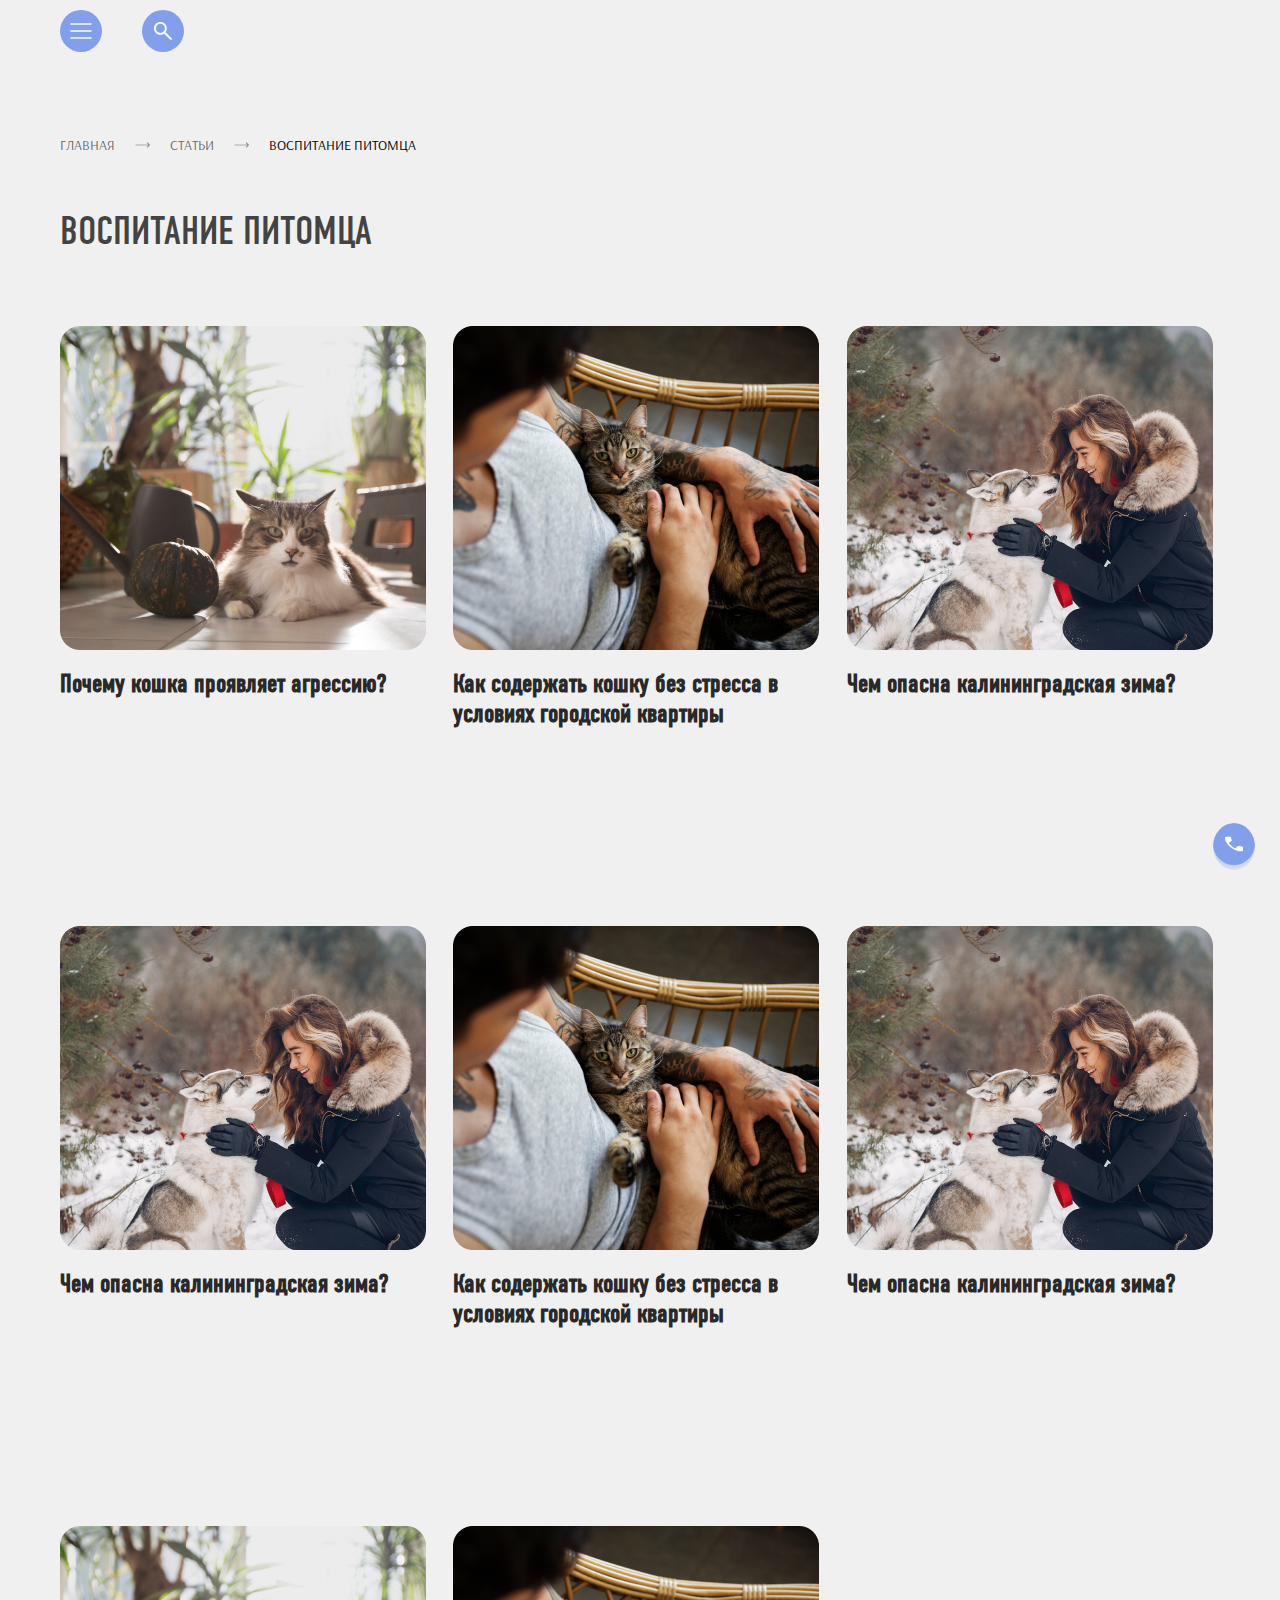
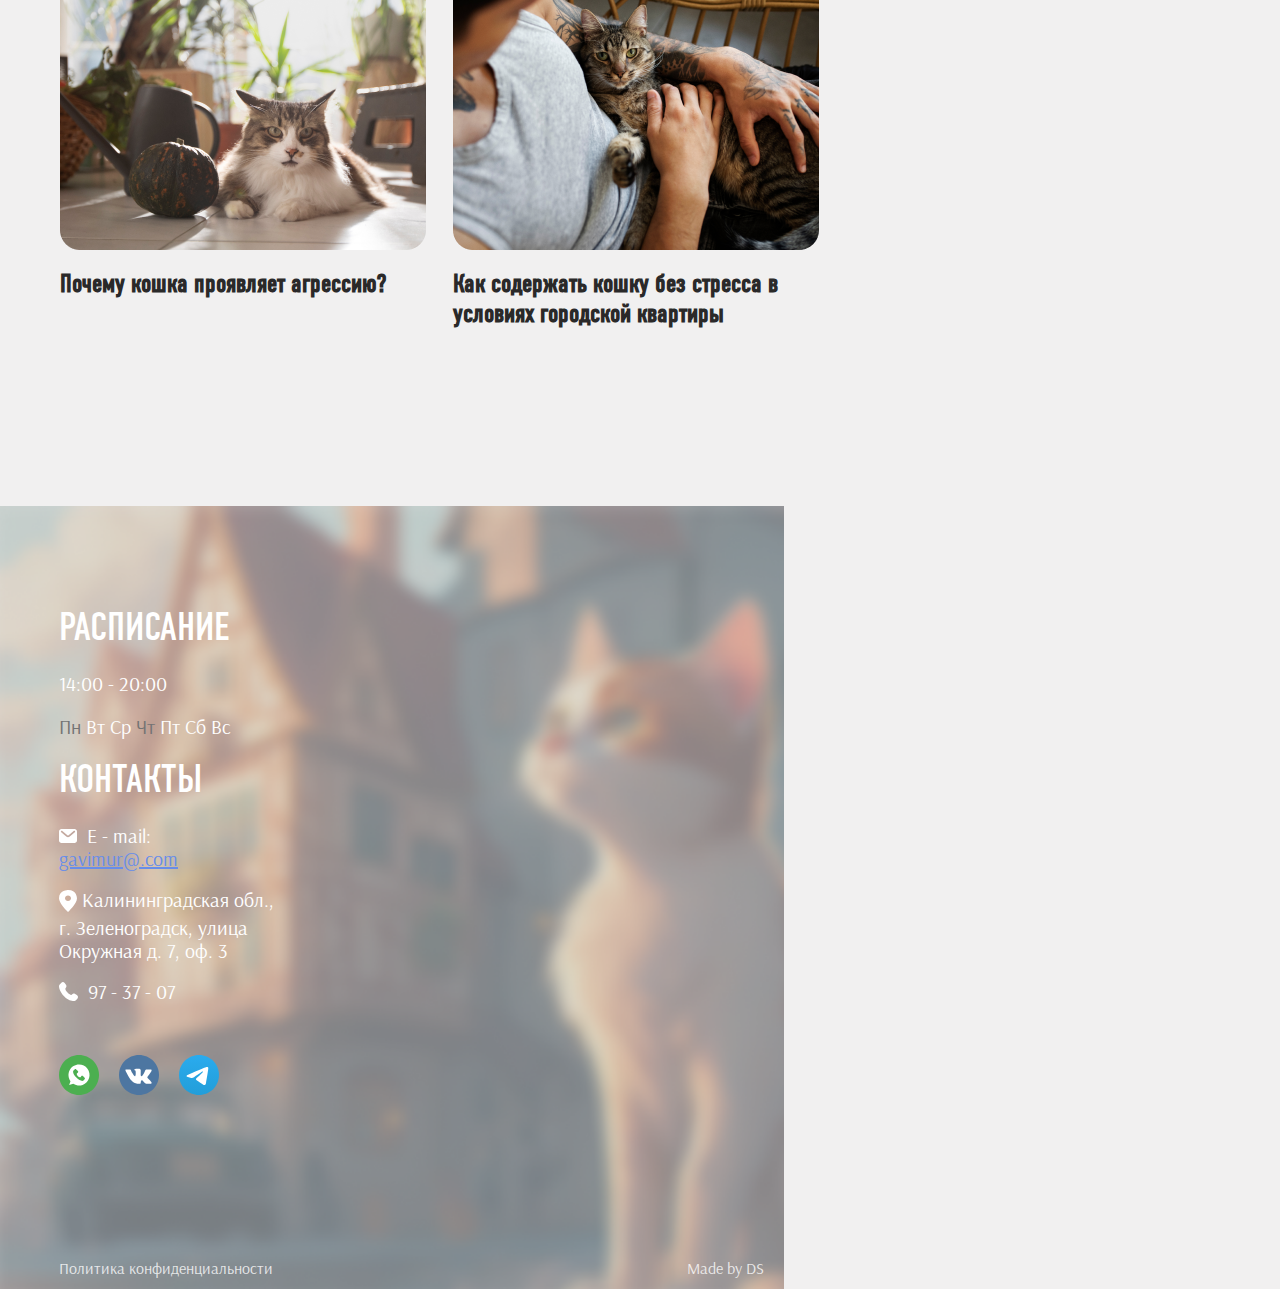
<file: articlesCategory.html>
<!DOCTYPE html>
<html lang="en">

<head>
    <meta charset="UTF-8">
    <meta name="viewport" content="width=device-width, initial-scale=1.0">
    <title>Статьи</title>


    <link rel="stylesheet" href="assets/style.css">
    <link rel="stylesheet" media="screen and (max-width:1600px)" href="assets/style1600.css">
    <link rel="stylesheet" media="screen and (max-width:1200px)" href="assets/style1200.css">
    <link rel="stylesheet" media="screen and (max-width:970px)" href="assets/style970.css">
    <link rel="stylesheet" media="screen and (max-width:740px)" href="assets/style740.css">
    <link rel="stylesheet" media="screen and (max-width:500px)" href="assets/style500.css">

    <link href="https://fonts.googleapis.com/css2?family=Arsenal:ital,wght@0,400;0,700;1,400;1,700&family=Noto+Rashi+Hebrew:wght@100;200;300;400;500;600;700;800;900&display=swap" rel="stylesheet">
</head>

<body>

    <section>
        <div class="header">
            <div class="wrapper">
                <div class="main_nav nav">
                    <span class="svg burger menu color_hover cursor" id="menuBurger">
                        <svg xmlns="http://www.w3.org/2000/svg" width="42" height="42" viewBox="0 0 42 42" fill="none">
                            <path d="M11 14H31" stroke="white" stroke-width="1.5" stroke-linecap="round" stroke-linejoin="round" />
                            <path d="M11 21H31" stroke="white" stroke-width="1.5" stroke-linecap="round" />
                            <path d="M11 28H31" stroke="white" stroke-width="1.5" stroke-linecap="round" />
                        </svg>
                    </span>
                    <span class="svg search menu mobile_none color_hover cursor" id="navSearch">
                        <svg xmlns="http://www.w3.org/2000/svg" width="18" height="18" viewBox="0 0 18 18" fill="none" id="searchNavWhite">
                            <path d="M16.5507 17.867C15.8937 17.3707 10.1814 11.5043 10.1814 11.5043C9.69696 11.9033 9.13308 12.2163 8.48977 12.4431C7.84645 12.6699 7.15885 12.7834 6.42695 12.7834C4.63187 12.7834 3.11194 12.1608 1.86716 10.9157C0.622388 9.67057 0 8.16257 0 6.39169C0 4.6208 0.622828 3.1128 1.86848 1.86769C3.11414 0.622564 4.62549 0 6.40253 0C8.1796 0 9.68824 0.622564 10.9285 1.86769C12.1687 3.1128 12.7888 4.62161 12.7888 6.39413C12.7888 7.10538 12.6781 7.7808 12.4567 8.4204C12.2353 9.06 11.914 9.6484 11.4929 10.1856C11.4929 10.1856 17.3837 15.7089 17.8804 16.5398C18.3771 17.3707 17.2077 18.3633 16.5507 17.867ZM6.41206 10.9344C7.67261 10.9344 8.74225 10.4915 9.62099 9.60576C10.4997 8.71996 10.9391 7.6486 10.9391 6.39169C10.9391 5.13477 10.4995 4.06341 9.62041 3.17763C8.74129 2.29182 7.67184 1.84892 6.41206 1.84892C5.14324 1.84892 4.06564 2.29182 3.17927 3.17763C2.29291 4.06341 1.84973 5.13477 1.84973 6.39169C1.84973 7.6486 2.29272 8.71996 3.17871 9.60576C4.06469 10.4915 5.14247 10.9344 6.41206 10.9344Z" fill="white" />
                        </svg>
                        <svg xmlns="http://www.w3.org/2000/svg" width="18" height="18" viewBox="0 0 18 18" fill="none" style="display: none" id="searchNavBlack">
                            <path d="M16.5507 17.867C15.8937 17.3707 10.1814 11.5043 10.1814 11.5043C9.69696 11.9033 9.13308 12.2163 8.48977 12.4431C7.84645 12.6699 7.15885 12.7834 6.42695 12.7834C4.63187 12.7834 3.11194 12.1608 1.86716 10.9157C0.622388 9.67057 0 8.16257 0 6.39169C0 4.6208 0.622828 3.1128 1.86848 1.86769C3.11414 0.622564 4.62549 0 6.40253 0C8.1796 0 9.68824 0.622564 10.9285 1.86769C12.1687 3.1128 12.7888 4.62161 12.7888 6.39413C12.7888 7.10538 12.6781 7.7808 12.4567 8.4204C12.2353 9.06 11.914 9.6484 11.4929 10.1856C11.4929 10.1856 17.3837 15.7089 17.8804 16.5398C18.3771 17.3707 17.2077 18.3633 16.5507 17.867ZM6.41206 10.9344C7.67261 10.9344 8.74225 10.4915 9.62099 9.60576C10.4997 8.71996 10.9391 7.6486 10.9391 6.39169C10.9391 5.13477 10.4995 4.06341 9.62041 3.17763C8.74129 2.29182 7.67184 1.84892 6.41206 1.84892C5.14324 1.84892 4.06564 2.29182 3.17927 3.17763C2.29291 4.06341 1.84973 5.13477 1.84973 6.39169C1.84973 7.6486 2.29272 8.71996 3.17871 9.60576C4.06469 10.4915 5.14247 10.9344 6.41206 10.9344Z" fill="#545454" />
                        </svg>

                        <form action="#" style="display: none" id="searchNavForm">
                            <input type="text">
                            <input type="submit" value="Найти">
                        </form>

                        <span class="search_close" style="display: none" id="searchNavClose" data-close="true">
                            <svg xmlns="http://www.w3.org/2000/svg" width="14" height="14" viewBox="0 0 14 14" fill="none" data-close="true" class="close_black">
                                <path data-close="true" d="M1.40579 13.6478L1.02367 13.7349C0.291312 13.9019 -0.270738 13.0908 0.142857 12.4638L5.58731 7.3596L0.142857 2.25542C-0.239359 1.50112 0.537276 0.684634 1.30975 1.02866L1.40579 1.07143L6.85024 6.1756L12.2947 1.07143L12.5109 0.985798C13.2911 0.676821 14.0097 1.54851 13.5576 2.25542L8.11317 7.3596L13.5576 12.4638C13.9909 13.2257 13.1742 14.0874 12.3902 13.6955L12.2947 13.6478L6.85024 8.54359L1.40579 13.6478Z" fill="#545454" />
                            </svg>
                            <svg xmlns="http://www.w3.org/2000/svg" width="14" height="14" viewBox="0 0 14 14" fill="none" class="close_whiter" data-close="true">
                                <path d="M1.40579 13.6478L1.02367 13.7349C0.291312 13.9019 -0.270738 13.0908 0.142857 12.4638L5.58731 7.3596L0.142857 2.25542C-0.239359 1.50112 0.537276 0.684634 1.30975 1.02866L1.40579 1.07143L6.85024 6.1756L12.2947 1.07143L12.5109 0.985798C13.2911 0.676821 14.0097 1.54851 13.5576 2.25542L8.11317 7.3596L13.5576 12.4638C13.9909 13.2257 13.1742 14.0874 12.3902 13.6955L12.2947 13.6478L6.85024 8.54359L1.40579 13.6478Z" fill="white" data-close="true" />
                            </svg>
                        </span>
                    </span>
                </div>
                <div class="mobile_flex_header">
                    <svg class="cursor" xmlns="http://www.w3.org/2000/svg" width="60" height="55" viewBox="0 0 60 55" fill="none" id="mobileInfoOpen">
                        <path d="M19.4224 0.057415C18.4804 0.236767 17.7697 0.572477 16.963 1.2301C16.3087 1.75896 15.8405 2.29702 15.3893 3.02822C12.6986 7.41545 13.6068 14.6539 17.3805 18.802C17.8938 19.3677 18.785 20.1127 19.3942 20.4852C21.391 21.713 23.6361 21.7774 25.4355 20.6599C27.28 19.5102 28.5435 17.2936 29.023 14.3642C29.1414 13.61 29.164 11.2738 29.0512 10.5012C28.5886 7.27289 27.4097 4.601 25.5652 2.58214C25.1026 2.08088 24.1945 1.32668 23.6248 0.972572C23.0945 0.646059 22.0905 0.222971 21.5659 0.108002C21.0977 0.00222969 19.8624 -0.025362 19.4224 0.057415Z" fill="#668BE9" fill-opacity="0.8" />
                        <path d="M41.5993 0.986233C39.845 1.26676 38.0117 2.36127 36.4944 4.02602C34.5427 6.16445 33.2227 8.9927 32.7264 12.1107C32.5684 13.104 32.5853 15.3206 32.7546 16.222C33.1494 18.2776 33.9899 19.8504 35.2478 20.8713C36.3252 21.7543 37.6789 22.1636 39.0553 22.0302C42.3326 21.6991 45.5647 18.7835 47.2908 14.5986C48.7235 11.1265 48.8758 7.4705 47.7026 4.68365C46.5575 1.96577 44.2335 0.558546 41.5993 0.986233Z" fill="#668BE9" fill-opacity="0.8" />
                        <path d="M5.21141 15.9966C2.90434 16.2956 1.16699 17.8132 0.382921 20.2229C-0.0626989 21.6071 -0.124747 23.5156 0.22498 25.1942C1.03161 29.1031 3.80686 32.6948 7.08978 34.0836C8.77073 34.7918 10.446 34.916 11.8844 34.4285C14.0054 33.7111 15.3986 31.8532 15.8555 29.1261C15.9458 28.5789 15.9458 26.9555 15.8499 26.3209C15.1166 21.253 11.2865 16.806 7.02773 16.0656C6.52571 15.9782 5.63447 15.9461 5.21141 15.9966Z" fill="#668BE9" fill-opacity="0.8" />
                        <path d="M53.0137 19.7216C50.983 20.0757 48.9918 21.2392 47.3391 23.0419C45.5453 25.001 44.3382 27.5579 43.9885 30.1332C43.8982 30.8046 43.9152 32.2486 44.0167 32.8971C44.7049 37.2567 48.3375 39.3491 52.4496 37.7672C54.6552 36.9164 56.652 35.1643 58.0791 32.8327C60.7867 28.4178 60.6118 23.2442 57.6673 20.8483C56.4264 19.8365 54.7172 19.4226 53.0137 19.7216Z" fill="#668BE9" fill-opacity="0.8" />
                        <path d="M28.508 27.9028C24.7738 28.4455 20.0638 31.6416 15.8896 36.4611C12.6236 40.2367 10.3222 44.302 9.63404 47.5212C9.47046 48.2938 9.45354 49.6734 9.6002 50.2022C9.83147 51.0254 10.2207 51.5681 10.9765 52.1429C12.2401 53.0949 13.7574 53.6559 15.6584 53.8721C16.6455 53.9824 18.6423 53.9411 19.9115 53.7847C21.6094 53.5686 23.0421 53.288 26.2517 52.5338C29.3541 51.8072 30.2228 51.6555 31.0802 51.7015C32.1689 51.7612 32.9868 51.9774 35.3333 52.819C37.0143 53.4214 37.9506 53.7065 38.7516 53.8675C41.7412 54.4561 44.257 53.6881 46.8461 51.3979C47.6189 50.7173 47.8558 50.3862 48.0984 49.6642C48.2337 49.2503 48.245 49.1583 48.245 48.188C48.245 47.3096 48.2281 47.0613 48.1153 46.5554C47.4497 43.488 45.4698 39.7814 42.6099 36.2542C39.2085 32.0601 35.2149 29.0387 31.8812 28.1419C30.6684 27.8154 29.6362 27.7418 28.508 27.9028Z" fill="#668BE9" fill-opacity="0.8" />
                    </svg>

                    <svg xmlns="http://www.w3.org/2000/svg" width="60" height="60" viewBox="0 0 60 60" fill="none" id="navMobileOpen" class="cursor">
                        <circle cx="30" cy="30" r="30" fill="#668BE9" fill-opacity="0.8" />
                        <path d="M15.7148 20H44.2863" stroke="white" stroke-width="1.5" stroke-linecap="round" stroke-linejoin="round" />
                        <path d="M15.7148 30H44.2863" stroke="white" stroke-width="1.5" stroke-linecap="round" />
                        <path d="M15.7148 40H44.2863" stroke="white" stroke-width="1.5" stroke-linecap="round" />
                    </svg>
                </div>
            </div>
        </div>
    </section>

    <section>
        <div class="nav_window" id="nav" style="display: none">
            <div class="wrapper nav_flex">
                <nav>
                    <ul id="CloseMenu">
                        <li><a href="index.html">Главная</a></li>
                        <span class="array_animation cursor" id="navClose">

                            <svg class="array" xmlns="http://www.w3.org/2000/svg" width="42" height="42" viewBox="0 0 42 42" fill="none">
                                0
                                <circle cx="21" cy="21" r="21" fill="#668BE9" fill-opacity="0.8" />
                                <path d="M19.9024 14L12 21M12 21L19.9024 28M12 21H30" stroke="white" stroke-width="1.5" stroke-linecap="round" stroke-linejoin="round" />
                            </svg>

                            <svg class="array_hover" xmlns="http://www.w3.org/2000/svg" width="42" height="42" viewBox="0 0 42 42" fill="none">
                                0
                                <circle cx="21" cy="21" r="21" fill="#3B6BE3" fill-opacity="0.8" />
                                <path d="M19.9024 14L12 21M12 21L19.9024 28M12 21H30" stroke="white" stroke-width="1.5" stroke-linecap="round" stroke-linejoin="round" />
                            </svg>
                        </span>

                    </ul>

                </nav>

                <div class="nav_info">
                    <div class="footer_info__content nav_info">
                        <p class="title footer_title nav_title">Расписание</p>
                        <p class="footer_text">14:00 - 20:00</p>
                        <p class="footer_text weekday"><span class="gray">Пн</span> Вт Ср <span class="gray">Чт</span> Пт Сб Вс</p>
                        <p class="title footer_title">Контакты</p>
                        <div class="email footer_contact">
                            <svg xmlns="http://www.w3.org/2000/svg" xmlns:xlink="http://www.w3.org/1999/xlink" width="18" height="18" viewBox="0 0 18 18" fill="none">
                                <rect width="18" height="18" fill="url(#pattern0)" />
                                <defs>
                                    <pattern id="pattern0" patternContentUnits="objectBoundingBox" width="1" height="1">
                                        <use xlink:href="#image0_1208_1671" transform="scale(0.00195312)" />
                                    </pattern>
                                    <image id="image0_1208_1671" width="512" height="512" xlink:href="[data-uri]" />
                                </defs>
                            </svg>
                            <p class="footer_text">E - mail: </p>

                        </div>
                        <a href="404.html" class="footer_text footer_email">gavimur@.com </a>
                        <div class="adress footer_contact">
                            <svg xmlns="http://www.w3.org/2000/svg" width="18" height="22" viewBox="0 0 18 22" fill="none">
                                <path d="M9 0C9 0 0 1.90735e-06 0 8.24942C0 8.24942 9.53674e-07 13.7506 9 22C9 22 18 13.7506 18 8.24942C17.9951 8.24942 17.9951 0 9 0ZM9 10.9977C7.3412 10.9977 5.99835 9.76491 5.99835 8.24942C5.99835 6.7293 7.3412 5.50116 9 5.50116C10.6588 5.50116 12.0016 6.73394 12.0016 8.24942C11.9967 9.76491 10.6539 10.9977 9 10.9977Z" fill="white" />
                            </svg>
                            <p class="footer_text">Калининградская обл., г. Зеленоградск, улица Окружная д. 7, оф. 3</p>
                        </div>
                        <div class="tel footer_contact">
                            <svg xmlns="http://www.w3.org/2000/svg" width="19" height="19" viewBox="0 0 19 19" fill="none">
                                <path d="M13.2538 12.1893L12.7729 12.6954C12.7729 12.6954 11.6302 13.8985 8.51104 10.6145C5.3919 7.33068 6.53462 6.12759 6.53462 6.12759L6.83735 5.80885C7.58321 5.02366 7.65351 3.76302 7.00276 2.84272L5.67177 0.960147C4.8664 -0.178917 3.31017 -0.329387 2.38708 0.642455L0.730284 2.38676C0.272574 2.86865 -0.0341491 3.49331 0.00304865 4.18628C0.0982069 5.95911 0.855746 9.77351 5.08287 14.2239C9.56554 18.9433 13.7716 19.1308 15.4916 18.961C16.0357 18.9074 16.5088 18.614 16.89 18.2126L18.3896 16.634C19.4017 15.5683 19.1163 13.7414 17.8212 12.996L15.8046 11.8352C14.9542 11.3458 13.9183 11.4896 13.2538 12.1893Z" fill="white" />
                            </svg>

                            <a href="404.html" class="footer_text">97 - 37 - 07</a>
                        </div>

                        <div class="social">
                            <span>
                                <a href="404.html">
                                    <svg xmlns="http://www.w3.org/2000/svg" width="40" height="40" viewBox="0 0 40 40" fill="none">
                                        <g clip-path="url(#clip0_1432_2024)">
                                            <path d="M20 40C31.0457 40 40 31.0457 40 20C40 8.95431 31.0457 0 20 0C8.95431 0 0 8.95431 0 20C0 31.0457 8.95431 40 20 40Z" fill="#4CAF50" />
                                            <path d="M20.0008 9.47363C18.0616 9.47437 16.1602 10.0108 14.5065 11.0238C12.8529 12.0367 11.5112 13.4868 10.6294 15.214C9.74773 16.9412 9.3603 18.8784 9.50988 20.8119C9.65947 22.7454 10.3403 24.6 11.4771 26.171L10.1614 30.0815L14.2114 28.7868C15.5815 29.6906 17.1439 30.2614 18.774 30.4537C20.404 30.6461 22.0564 30.4546 23.5993 29.8945C25.1421 29.3344 26.5326 28.4213 27.6597 27.2282C28.7867 26.035 29.6192 24.5947 30.0905 23.0225C30.5618 21.4503 30.6589 19.7897 30.3741 18.1732C30.0892 16.5568 29.4303 15.0293 28.45 13.7129C27.4697 12.3965 26.1951 11.3276 24.7281 10.5915C23.261 9.85541 21.6422 9.4726 20.0008 9.47363ZM25.5956 24.3605L24.4745 25.4815C23.2956 26.6605 20.1693 25.3631 17.3982 22.5868C14.6271 19.8105 13.385 16.6921 14.5061 15.5263L15.6271 14.4052C15.8442 14.2057 16.1283 14.0949 16.4232 14.0949C16.7181 14.0949 17.0022 14.2057 17.2193 14.4052L18.8719 16.0526C19.0066 16.1836 19.1055 16.347 19.159 16.5272C19.2125 16.7074 19.2188 16.8983 19.1773 17.0816C19.1358 17.2649 19.048 17.4345 18.9222 17.5741C18.7963 17.7137 18.6368 17.8187 18.4587 17.8789C18.1961 17.9628 17.9759 18.1448 17.8441 18.3869C17.7122 18.6291 17.6788 18.9127 17.7508 19.1789C18.0456 20.4157 19.6377 21.95 20.8193 22.2447C21.084 22.3002 21.3599 22.2584 21.5963 22.127C21.8327 21.9955 22.0137 21.7831 22.1061 21.5289C22.1657 21.3483 22.271 21.1862 22.4119 21.0585C22.5528 20.9307 22.7244 20.8417 22.91 20.8001C23.0956 20.7585 23.2888 20.7657 23.4707 20.821C23.6527 20.8763 23.8172 20.9779 23.9482 21.1157L25.5982 22.7684C25.7974 22.9858 25.9077 23.2701 25.9072 23.5649C25.9067 23.8598 25.7955 24.1437 25.5956 24.3605Z" fill="white" />
                                        </g>
                                        <defs>
                                            <clipPath id="clip0_1432_2024">
                                                <rect width="40" height="40" fill="white" />
                                            </clipPath>
                                        </defs>
                                    </svg>
                                </a>
                            </span>
                            <span>
                                <a href="404.html">
                                    <svg xmlns="http://www.w3.org/2000/svg" width="40" height="40" viewBox="0 0 40 40" fill="none">
                                        <g clip-path="url(#clip0_1432_2030)">
                                            <path d="M20 40C31.0457 40 40 31.0457 40 20C40 8.95431 31.0457 0 20 0C8.95431 0 0 8.95431 0 20C0 31.0457 8.95431 40 20 40Z" fill="#4D76A1" />
                                            <path fill-rule="evenodd" clip-rule="evenodd" d="M19.2452 28.7716H20.815C20.815 28.7716 21.2892 28.7196 21.5312 28.4586C21.7541 28.219 21.7469 27.7691 21.7469 27.7691C21.7469 27.7691 21.7163 25.6628 22.6938 25.3526C23.6575 25.0471 24.895 27.3883 26.2066 28.2885C27.1985 28.9699 27.9521 28.8205 27.9521 28.8205L31.4592 28.7716C31.4592 28.7716 33.2939 28.6586 32.424 27.2161C32.3527 27.0981 31.9173 26.1491 29.8164 24.1989C27.6174 22.1578 27.9119 22.488 30.5608 18.9574C32.174 16.8072 32.819 15.4945 32.6176 14.9323C32.4254 14.3968 31.2389 14.5383 31.2389 14.5383L27.2901 14.5629C27.2901 14.5629 26.9974 14.523 26.7803 14.6528C26.5681 14.78 26.4316 15.0767 26.4316 15.0767C26.4316 15.0767 25.8066 16.7405 24.9731 18.1556C23.2147 21.1414 22.5117 21.299 22.2243 21.1136C21.5558 20.6815 21.7227 19.3777 21.7227 18.4515C21.7227 15.558 22.1616 14.3515 20.8681 14.0392C20.4389 13.9354 20.123 13.867 19.0253 13.8559C17.6163 13.8413 16.4237 13.8602 15.7485 14.1911C15.2993 14.411 14.9527 14.9013 15.1638 14.9294C15.4248 14.9644 16.0159 15.0888 16.3293 15.5155C16.7339 16.066 16.7197 17.3024 16.7197 17.3024C16.7197 17.3024 16.9521 20.7086 16.1767 21.1318C15.6444 21.422 14.9142 20.8295 13.3466 18.1206C12.5434 16.7331 11.937 15.1993 11.937 15.1993C11.937 15.1993 11.82 14.9127 11.6115 14.7594C11.3583 14.5736 11.0047 14.5144 11.0047 14.5144L7.2523 14.539C7.2523 14.539 6.689 14.5547 6.48222 14.7996C6.29825 15.0175 6.4676 15.4681 6.4676 15.4681C6.4676 15.4681 9.40531 22.3411 12.7316 25.8047C15.7817 28.9802 19.2452 28.7716 19.2452 28.7716Z" fill="white" />
                                        </g>
                                        <defs>
                                            <clipPath id="clip0_1432_2030">
                                                <rect width="40" height="40" fill="white" />
                                            </clipPath>
                                        </defs>
                                    </svg>
                                </a>
                            </span>
                            <span>
                                <a href="404.html">
                                    <svg xmlns="http://www.w3.org/2000/svg" width="40" height="40" viewBox="0 0 40 40" fill="none">
                                        <g clip-path="url(#clip0_1432_2035)">
                                            <path d="M20 40C31.0457 40 40 31.0457 40 20C40 8.9543 31.0457 0 20 0C8.9543 0 0 8.9543 0 20C0 31.0457 8.9543 40 20 40Z" fill="url(#paint0_linear_1432_2035)" />
                                            <path fill-rule="evenodd" clip-rule="evenodd" d="M9.0537 19.7889C14.8841 17.2487 18.772 15.574 20.7172 14.7649C26.2714 12.4548 27.4256 12.0535 28.1778 12.0402C28.3432 12.0373 28.7132 12.0783 28.9528 12.2728C29.3082 12.5612 29.3103 13.1873 29.2708 13.6017C28.9698 16.7642 27.6675 24.4386 27.0049 27.9806C26.7245 29.4794 26.1725 29.982 25.6381 30.0311C24.4767 30.138 23.5947 29.2635 22.4698 28.5262C20.7096 27.3723 19.7151 26.654 18.0064 25.5281C16.0318 24.2268 17.3119 23.5117 18.4372 22.3428C18.7317 22.037 23.849 17.3824 23.9481 16.9601C23.9605 16.9073 23.972 16.7104 23.855 16.6065C23.7381 16.5026 23.5655 16.5381 23.441 16.5664C23.2644 16.6064 20.4524 18.4651 15.0049 22.1423C14.2067 22.6904 13.4837 22.9574 12.836 22.9435C12.1218 22.9281 10.7482 22.5397 9.72706 22.2078C8.47456 21.8006 7.47909 21.5853 7.56581 20.8939C7.61097 20.5337 8.10691 20.1654 9.0537 19.7889Z" fill="white" />
                                        </g>
                                        <defs>
                                            <linearGradient id="paint0_linear_1432_2035" x1="20" y1="0" x2="20" y2="39.6875" gradientUnits="userSpaceOnUse">
                                                <stop stop-color="#2AABEE" />
                                                <stop offset="1" stop-color="#229ED9" />
                                            </linearGradient>
                                            <clipPath id="clip0_1432_2035">
                                                <rect width="40" height="40" fill="white" />
                                            </clipPath>
                                        </defs>
                                    </svg>
                                </a>
                            </span>
                        </div>

                    </div>
                </div>
            </div>
        </div>
    </section>

    <section>
        <div class="nav_window" id="navMobile" style="display: none">
            <div class="wrapper nav_flex">
                <div class="window_close cursor" id="navMobileClose">
                    <svg xmlns="http://www.w3.org/2000/svg" width="60" height="60" viewBox="0 0 60 60" fill="none">
                        <circle cx="30" cy="30" r="30" fill="#668BE9" fill-opacity="0.8" />
                        <path d="M16 20L44 40M44 20L30.2373 30L16.4746 40" stroke="white" stroke-width="1.5" stroke-linecap="round" />
                    </svg>
                </div>
                <nav>
                    <ul id="CloseMenuMobile">
                        <li><a href="index.html">Главная</a></li>
                        
                        <li class="mobile_search">

                            <span class="svg search menu  cursor" id="mobileSearch">
                                <svg xmlns="http://www.w3.org/2000/svg" width="18" height="18" viewBox="0 0 18 18" fill="none" id="searchMobileWhite">
                                    <path d="M16.5507 17.867C15.8937 17.3707 10.1814 11.5043 10.1814 11.5043C9.69696 11.9033 9.13308 12.2163 8.48977 12.4431C7.84645 12.6699 7.15885 12.7834 6.42695 12.7834C4.63187 12.7834 3.11194 12.1608 1.86716 10.9157C0.622388 9.67057 0 8.16257 0 6.39169C0 4.6208 0.622828 3.1128 1.86848 1.86769C3.11414 0.622564 4.62549 0 6.40253 0C8.1796 0 9.68824 0.622564 10.9285 1.86769C12.1687 3.1128 12.7888 4.62161 12.7888 6.39413C12.7888 7.10538 12.6781 7.7808 12.4567 8.4204C12.2353 9.06 11.914 9.6484 11.4929 10.1856C11.4929 10.1856 17.3837 15.7089 17.8804 16.5398C18.3771 17.3707 17.2077 18.3633 16.5507 17.867ZM6.41206 10.9344C7.67261 10.9344 8.74225 10.4915 9.62099 9.60576C10.4997 8.71996 10.9391 7.6486 10.9391 6.39169C10.9391 5.13477 10.4995 4.06341 9.62041 3.17763C8.74129 2.29182 7.67184 1.84892 6.41206 1.84892C5.14324 1.84892 4.06564 2.29182 3.17927 3.17763C2.29291 4.06341 1.84973 5.13477 1.84973 6.39169C1.84973 7.6486 2.29272 8.71996 3.17871 9.60576C4.06469 10.4915 5.14247 10.9344 6.41206 10.9344Z" fill="white" />
                                </svg>
                                <svg xmlns="http://www.w3.org/2000/svg" width="18" height="18" viewBox="0 0 18 18" fill="none" style="display: none" id="searchMobileBlack">
                                    <path d="M16.5507 17.867C15.8937 17.3707 10.1814 11.5043 10.1814 11.5043C9.69696 11.9033 9.13308 12.2163 8.48977 12.4431C7.84645 12.6699 7.15885 12.7834 6.42695 12.7834C4.63187 12.7834 3.11194 12.1608 1.86716 10.9157C0.622388 9.67057 0 8.16257 0 6.39169C0 4.6208 0.622828 3.1128 1.86848 1.86769C3.11414 0.622564 4.62549 0 6.40253 0C8.1796 0 9.68824 0.622564 10.9285 1.86769C12.1687 3.1128 12.7888 4.62161 12.7888 6.39413C12.7888 7.10538 12.6781 7.7808 12.4567 8.4204C12.2353 9.06 11.914 9.6484 11.4929 10.1856C11.4929 10.1856 17.3837 15.7089 17.8804 16.5398C18.3771 17.3707 17.2077 18.3633 16.5507 17.867ZM6.41206 10.9344C7.67261 10.9344 8.74225 10.4915 9.62099 9.60576C10.4997 8.71996 10.9391 7.6486 10.9391 6.39169C10.9391 5.13477 10.4995 4.06341 9.62041 3.17763C8.74129 2.29182 7.67184 1.84892 6.41206 1.84892C5.14324 1.84892 4.06564 2.29182 3.17927 3.17763C2.29291 4.06341 1.84973 5.13477 1.84973 6.39169C1.84973 7.6486 2.29272 8.71996 3.17871 9.60576C4.06469 10.4915 5.14247 10.9344 6.41206 10.9344Z" fill="#545454" />
                                </svg>

                                <form action="#" style="display: none" id="searchMobileForm">
                                    <input type="text">
                                    <input type="submit" value="Найти" class="mobileSearchButton">
                                </form>

                                <span class="search_close" style="display: none" id="searchMobileClose" data-close="true">
                                    <svg xmlns="http://www.w3.org/2000/svg" width="14" height="14" viewBox="0 0 14 14" fill="none" data-close="true" class="close_black">
                                        <path data-close="true" d="M1.40579 13.6478L1.02367 13.7349C0.291312 13.9019 -0.270738 13.0908 0.142857 12.4638L5.58731 7.3596L0.142857 2.25542C-0.239359 1.50112 0.537276 0.684634 1.30975 1.02866L1.40579 1.07143L6.85024 6.1756L12.2947 1.07143L12.5109 0.985798C13.2911 0.676821 14.0097 1.54851 13.5576 2.25542L8.11317 7.3596L13.5576 12.4638C13.9909 13.2257 13.1742 14.0874 12.3902 13.6955L12.2947 13.6478L6.85024 8.54359L1.40579 13.6478Z" fill="#545454" />
                                    </svg>
                                    <svg xmlns="http://www.w3.org/2000/svg" width="14" height="14" viewBox="0 0 14 14" fill="none" class="close_whiter close_whiter__mobile" data-close="true">
                                        <path d="M1.40579 13.6478L1.02367 13.7349C0.291312 13.9019 -0.270738 13.0908 0.142857 12.4638L5.58731 7.3596L0.142857 2.25542C-0.239359 1.50112 0.537276 0.684634 1.30975 1.02866L1.40579 1.07143L6.85024 6.1756L12.2947 1.07143L12.5109 0.985798C13.2911 0.676821 14.0097 1.54851 13.5576 2.25542L8.11317 7.3596L13.5576 12.4638C13.9909 13.2257 13.1742 14.0874 12.3902 13.6955L12.2947 13.6478L6.85024 8.54359L1.40579 13.6478Z" fill="white" data-close="true" />
                                    </svg>
                                </span>
                            </span>
                        </li>
                    </ul>

                </nav>
            </div>

        </div>
    </section>

    <section>
        <div class="nav_window" id="navInfoMobile" style="display: none">
            <div class="wrapper nav_flex">
                <div class="nav_info">
                    <div class="footer_info__content nav_info">
                        <p class="title footer_title nav_title">Расписание</p>
                        <p class="footer_text">14:00 - 20:00</p>
                        <p class="footer_text weekday"><span class="gray">Пн</span> Вт Ср <span class="gray">Чт</span> Пт Сб Вс</p>
                        <p class="title footer_title">Контакты</p>
                        <div class="email footer_contact">
                            <svg xmlns="http://www.w3.org/2000/svg" width="20" height="15" viewBox="0 0 20 15" fill="none">
                                <path fill-rule="evenodd" clip-rule="evenodd" d="M3.96802 4.05627e-07H16.032C16.4706 -8.96937e-06 16.8491 -1.84309e-05 17.1624 0.0200159C17.4922 0.0411191 17.8221 0.0875256 18.1481 0.214088C18.8831 0.499538 19.4672 1.04707 19.7716 1.7362C19.9066 2.04176 19.9561 2.35105 19.9787 2.66027C20 2.95395 20 3.30878 20 3.72001V11.28C20 11.6912 20 12.046 19.9787 12.3397C19.9561 12.6489 19.9066 12.9582 19.7716 13.2638C19.4672 13.9529 18.8831 14.5005 18.1481 14.7859C17.8221 14.9124 17.4922 14.9588 17.1624 14.98C16.8491 15 16.4706 15 16.032 15H3.96801C3.52936 15 3.15088 15 2.83762 14.98C2.50779 14.9588 2.17788 14.9124 1.85195 14.7859C1.11687 14.5005 0.53284 13.9529 0.22836 13.2638C0.0933604 12.9582 0.0438603 12.6489 0.0213503 12.3397C-1.96602e-05 12.046 -9.56733e-06 11.6912 4.32668e-07 11.28V3.72002C-9.56733e-06 3.30878 -1.96602e-05 2.95395 0.0213503 2.66027C0.0438603 2.35105 0.0933604 2.04176 0.22836 1.7362C0.53284 1.04707 1.11687 0.499538 1.85195 0.214088C2.17788 0.0875256 2.50779 0.0411191 2.83762 0.0200159C3.15088 -1.84309e-05 3.52937 -8.96937e-06 3.96802 4.05627e-07ZM2.31745 2.13541C2.68114 1.74576 3.3129 1.70627 3.72854 2.04722L9.3415 6.65156C9.7185 6.96084 10.2815 6.96084 10.6585 6.65156L16.2715 2.04722C16.6871 1.70627 17.3189 1.74576 17.6825 2.13541C18.0462 2.52507 18.0041 3.11735 17.5885 3.4583L11.9755 8.06269C10.8444 8.99053 9.1556 8.99053 8.0245 8.06269L2.41153 3.4583C1.99589 3.11735 1.95377 2.52507 2.31745 2.13541Z" fill="white" />
                            </svg>
                            <p class="footer_text">E - mail: </p>

                        </div>
                        <a href="404.html" class="footer_text footer_email">gavimur@.com </a>
                        <div class="adress footer_contact">

                            <p class="footer_text nav_address__mobile">
                                <svg xmlns="http://www.w3.org/2000/svg" width="18" height="22" viewBox="0 0 18 22" fill="none">
                                    <path d="M9 0C9 0 0 1.90735e-06 0 8.24942C0 8.24942 9.53674e-07 13.7506 9 22C9 22 18 13.7506 18 8.24942C17.9951 8.24942 17.9951 0 9 0ZM9 10.9977C7.3412 10.9977 5.99835 9.76491 5.99835 8.24942C5.99835 6.7293 7.3412 5.50116 9 5.50116C10.6588 5.50116 12.0016 6.73394 12.0016 8.24942C11.9967 9.76491 10.6539 10.9977 9 10.9977Z" fill="white" />
                                </svg>

                                <span class="city_mobile">Калининградская обл.,</span><br>г. Зеленоградск, улица Окружная д. 7, оф. 3
                            </p>
                        </div>
                        <div class="tel footer_contact">
                            <svg xmlns="http://www.w3.org/2000/svg" width="29" height="29" viewBox="0 0 29 29" fill="none">
                                <path d="M20.2294 18.6047L19.4956 19.3772C19.4956 19.3772 17.7514 21.2136 12.9905 16.2011C8.22974 11.1889 9.97389 9.35264 9.97389 9.35264L10.436 8.86614C11.5744 7.66768 11.6817 5.74356 10.6884 4.33888L8.65691 1.46549C7.42766 -0.273084 5.05237 -0.502748 3.64344 0.980589L1.11464 3.64295C0.416034 4.37846 -0.0521223 5.3319 0.0046532 6.38958C0.149895 9.09548 1.30614 14.9175 7.75807 21.7101C14.6 28.9134 21.0198 29.1997 23.6451 28.9405C24.4755 28.8587 25.1976 28.4109 25.7795 27.7981L28.0683 25.3887C29.6132 23.7621 29.1775 20.9737 27.2008 19.8361L24.1228 18.0643C22.8249 17.3173 21.2438 17.5367 20.2294 18.6047Z" fill="white" />
                            </svg>

                            <a href="404.html" class="footer_text nav_tel__mobile">97 - 37 - 07</a>
                        </div>

                        <div class="social">
                            <span>
                                <a href="404.html">
                                    <svg xmlns="http://www.w3.org/2000/svg" width="40" height="40" viewBox="0 0 40 40" fill="none">
                                        <g clip-path="url(#clip0_1432_2024)">
                                            <path d="M20 40C31.0457 40 40 31.0457 40 20C40 8.95431 31.0457 0 20 0C8.95431 0 0 8.95431 0 20C0 31.0457 8.95431 40 20 40Z" fill="#4CAF50" />
                                            <path d="M20.0008 9.47363C18.0616 9.47437 16.1602 10.0108 14.5065 11.0238C12.8529 12.0367 11.5112 13.4868 10.6294 15.214C9.74773 16.9412 9.3603 18.8784 9.50988 20.8119C9.65947 22.7454 10.3403 24.6 11.4771 26.171L10.1614 30.0815L14.2114 28.7868C15.5815 29.6906 17.1439 30.2614 18.774 30.4537C20.404 30.6461 22.0564 30.4546 23.5993 29.8945C25.1421 29.3344 26.5326 28.4213 27.6597 27.2282C28.7867 26.035 29.6192 24.5947 30.0905 23.0225C30.5618 21.4503 30.6589 19.7897 30.3741 18.1732C30.0892 16.5568 29.4303 15.0293 28.45 13.7129C27.4697 12.3965 26.1951 11.3276 24.7281 10.5915C23.261 9.85541 21.6422 9.4726 20.0008 9.47363ZM25.5956 24.3605L24.4745 25.4815C23.2956 26.6605 20.1693 25.3631 17.3982 22.5868C14.6271 19.8105 13.385 16.6921 14.5061 15.5263L15.6271 14.4052C15.8442 14.2057 16.1283 14.0949 16.4232 14.0949C16.7181 14.0949 17.0022 14.2057 17.2193 14.4052L18.8719 16.0526C19.0066 16.1836 19.1055 16.347 19.159 16.5272C19.2125 16.7074 19.2188 16.8983 19.1773 17.0816C19.1358 17.2649 19.048 17.4345 18.9222 17.5741C18.7963 17.7137 18.6368 17.8187 18.4587 17.8789C18.1961 17.9628 17.9759 18.1448 17.8441 18.3869C17.7122 18.6291 17.6788 18.9127 17.7508 19.1789C18.0456 20.4157 19.6377 21.95 20.8193 22.2447C21.084 22.3002 21.3599 22.2584 21.5963 22.127C21.8327 21.9955 22.0137 21.7831 22.1061 21.5289C22.1657 21.3483 22.271 21.1862 22.4119 21.0585C22.5528 20.9307 22.7244 20.8417 22.91 20.8001C23.0956 20.7585 23.2888 20.7657 23.4707 20.821C23.6527 20.8763 23.8172 20.9779 23.9482 21.1157L25.5982 22.7684C25.7974 22.9858 25.9077 23.2701 25.9072 23.5649C25.9067 23.8598 25.7955 24.1437 25.5956 24.3605Z" fill="white" />
                                        </g>
                                        <defs>
                                            <clipPath id="clip0_1432_2024">
                                                <rect width="40" height="40" fill="white" />
                                            </clipPath>
                                        </defs>
                                    </svg>
                                </a>
                            </span>
                            <span>
                                <a href="404.html">
                                    <svg xmlns="http://www.w3.org/2000/svg" width="40" height="40" viewBox="0 0 40 40" fill="none">
                                        <g clip-path="url(#clip0_1432_2030)">
                                            <path d="M20 40C31.0457 40 40 31.0457 40 20C40 8.95431 31.0457 0 20 0C8.95431 0 0 8.95431 0 20C0 31.0457 8.95431 40 20 40Z" fill="#4D76A1" />
                                            <path fill-rule="evenodd" clip-rule="evenodd" d="M19.2452 28.7716H20.815C20.815 28.7716 21.2892 28.7196 21.5312 28.4586C21.7541 28.219 21.7469 27.7691 21.7469 27.7691C21.7469 27.7691 21.7163 25.6628 22.6938 25.3526C23.6575 25.0471 24.895 27.3883 26.2066 28.2885C27.1985 28.9699 27.9521 28.8205 27.9521 28.8205L31.4592 28.7716C31.4592 28.7716 33.2939 28.6586 32.424 27.2161C32.3527 27.0981 31.9173 26.1491 29.8164 24.1989C27.6174 22.1578 27.9119 22.488 30.5608 18.9574C32.174 16.8072 32.819 15.4945 32.6176 14.9323C32.4254 14.3968 31.2389 14.5383 31.2389 14.5383L27.2901 14.5629C27.2901 14.5629 26.9974 14.523 26.7803 14.6528C26.5681 14.78 26.4316 15.0767 26.4316 15.0767C26.4316 15.0767 25.8066 16.7405 24.9731 18.1556C23.2147 21.1414 22.5117 21.299 22.2243 21.1136C21.5558 20.6815 21.7227 19.3777 21.7227 18.4515C21.7227 15.558 22.1616 14.3515 20.8681 14.0392C20.4389 13.9354 20.123 13.867 19.0253 13.8559C17.6163 13.8413 16.4237 13.8602 15.7485 14.1911C15.2993 14.411 14.9527 14.9013 15.1638 14.9294C15.4248 14.9644 16.0159 15.0888 16.3293 15.5155C16.7339 16.066 16.7197 17.3024 16.7197 17.3024C16.7197 17.3024 16.9521 20.7086 16.1767 21.1318C15.6444 21.422 14.9142 20.8295 13.3466 18.1206C12.5434 16.7331 11.937 15.1993 11.937 15.1993C11.937 15.1993 11.82 14.9127 11.6115 14.7594C11.3583 14.5736 11.0047 14.5144 11.0047 14.5144L7.2523 14.539C7.2523 14.539 6.689 14.5547 6.48222 14.7996C6.29825 15.0175 6.4676 15.4681 6.4676 15.4681C6.4676 15.4681 9.40531 22.3411 12.7316 25.8047C15.7817 28.9802 19.2452 28.7716 19.2452 28.7716Z" fill="white" />
                                        </g>
                                        <defs>
                                            <clipPath id="clip0_1432_2030">
                                                <rect width="40" height="40" fill="white" />
                                            </clipPath>
                                        </defs>
                                    </svg>
                                </a>
                            </span>
                            <span>
                                <a href="404.html">
                                    <svg xmlns="http://www.w3.org/2000/svg" width="40" height="40" viewBox="0 0 40 40" fill="none">
                                        <g clip-path="url(#clip0_1514_2566)">
                                            <path d="M20 40C31.0457 40 40 31.0457 40 20C40 8.9543 31.0457 0 20 0C8.9543 0 0 8.9543 0 20C0 31.0457 8.9543 40 20 40Z" fill="url(#paint0_linear_1514_2566)" />
                                            <path fill-rule="evenodd" clip-rule="evenodd" d="M9.05175 19.7889C14.8821 17.2487 18.77 15.574 20.7153 14.7649C26.2695 12.4548 27.4236 12.0535 28.1758 12.0402C28.3413 12.0373 28.7112 12.0783 28.9508 12.2728C29.3063 12.5612 29.3083 13.1873 29.2689 13.6017C28.9678 16.7642 27.6655 24.4386 27.0029 27.9806C26.7225 29.4794 26.1705 29.982 25.6361 30.0311C24.4747 30.138 23.5928 29.2635 22.4678 28.5262C20.7076 27.3723 19.7132 26.654 18.0045 25.5281C16.0299 24.2268 17.31 23.5117 18.4353 22.3428C18.7298 22.037 23.8471 17.3824 23.9461 16.9601C23.9585 16.9073 23.97 16.7104 23.8531 16.6065C23.7361 16.5026 23.5635 16.5381 23.439 16.5664C23.2625 16.6064 20.4504 18.4651 15.0029 22.1423C14.2047 22.6904 13.4818 22.9574 12.834 22.9435C12.1199 22.9281 10.7463 22.5397 9.72511 22.2078C8.47261 21.8006 7.47714 21.5853 7.56386 20.8939C7.60902 20.5337 8.10495 20.1654 9.05175 19.7889Z" fill="white" />
                                        </g>
                                        <defs>
                                            <linearGradient id="paint0_linear_1514_2566" x1="20" y1="0" x2="20" y2="39.6875" gradientUnits="userSpaceOnUse">
                                                <stop stop-color="#2AABEE" />
                                                <stop offset="1" stop-color="#229ED9" />
                                            </linearGradient>
                                            <clipPath id="clip0_1514_2566">
                                                <rect width="40" height="40" fill="white" />
                                            </clipPath>
                                        </defs>
                                    </svg>
                                </a>
                            </span>
                        </div>

                    </div>
                </div>
                <div class="window_close cursor" id="navInfoMobileClose">
                    <svg xmlns="http://www.w3.org/2000/svg" width="60" height="60" viewBox="0 0 60 60" fill="none">
                        <circle cx="30" cy="30" r="30" fill="#668BE9" fill-opacity="0.8" />
                        <path d="M16 20L44 40M44 20L30.2373 30L16.4746 40" stroke="white" stroke-width="1.5" stroke-linecap="round" />
                    </svg>
                </div>
            </div>
        </div>
    </section>

                    <div class="overflow_container" id="phonoButton"><a href="404.html" class="advantage_right__order1 button_animation"><span class="svg tel menu color_hover cursor ">
                                <svg xmlns="http://www.w3.org/2000/svg" width="18" height="18" viewBox="0 0 22 18" fill="none">
                                    <path d="M20.4885 18C17.9744 18 15.4939 17.5112 13.0471 16.5335C10.6003 15.5558 8.41146 14.2775 6.48047 12.6986C4.54947 11.1197  2.98664 9.32836 1.792 7.32471C0.597332 5.32105 0 3.29181 0 1.23697C0 0.887035 0.14502 0.593392 0.43506 0.356035C0.7251 0.118678 1.08392 0 1.51152 0H5.92972C6.30065 0 6.61671 0.0907438 6.87791 0.272232C7.13911 0.45372 7.30753 0.702585 7.38318 1.01883L8.1809 4.1235C8.23685 4.40748 8.23106 4.66121 8.16353 4.88468C8.09598 5.10816 7.95733 5.30116 7.74758 5.46367L4.74651 7.87992C5.74144 9.22769 6.88284 10.4248 8.1707 11.4713C9.45856 12.5179 10.9004 13.4109 12.4961 14.1505L15.3771 11.7574C15.6135 11.5569 15.8867 11.4156 16.1966 11.3334C16.5065 11.2513 16.8259 11.2392 17.1548 11.2973L20.7503 11.9383C21.1281 12.0083 21.4309 12.1547 21.6586 12.3775C21.8862 12.6004 22 12.8705 22 13.1881V16.7572C22 17.1097 21.855 17.405 21.5649 17.643C21.2749 17.881 20.9161 18 20.4885 18Z" fill="white" />
                                </svg>
                                <span class="flare"></span>
                            </span>

                        </a>
                    </div>

    <!--    Контент-->
    <div class="wrapper content content_page">


        <div class="breadCrumbs">
            <p class="breadCrumbs_text"><a href="index.html">Главная</a></p>
            <p class="breadCrumbs_svg">
                <svg xmlns="http://www.w3.org/2000/svg" width="15" height="6" viewBox="0 0 15 6" fill="none">
                    <path d="M14.7475 3.24749C14.8842 3.1108 14.8842 2.8892 14.7475 2.75251L12.5201 0.525126C12.3834 0.388443 12.1618 0.388443 12.0251 0.525126C11.8884 0.66181 11.8884 0.883418 12.0251 1.0201L14.005 3L12.0251 4.9799C11.8884 5.11658 11.8884 5.33819 12.0251 5.47487C12.1618 5.61156 12.3834 5.61156 12.5201 5.47487L14.7475 3.24749ZM0.5 3.35H14.5V2.65H0.5V3.35Z" fill="#666666" />
                </svg>
            </p>
            <p class="breadCrumbs_text"><a href="articlesPage.html">Статьи</a></p>
            <p class="breadCrumbs_svg">
                <svg xmlns="http://www.w3.org/2000/svg" width="15" height="6" viewBox="0 0 15 6" fill="none">
                    <path d="M14.7475 3.24749C14.8842 3.1108 14.8842 2.8892 14.7475 2.75251L12.5201 0.525126C12.3834 0.388443 12.1618 0.388443 12.0251 0.525126C11.8884 0.66181 11.8884 0.883418 12.0251 1.0201L14.005 3L12.0251 4.9799C11.8884 5.11658 11.8884 5.33819 12.0251 5.47487C12.1618 5.61156 12.3834 5.61156 12.5201 5.47487L14.7475 3.24749ZM0.5 3.35H14.5V2.65H0.5V3.35Z" fill="#666666" />
                </svg>
            </p>
            <div>

                <p class="breadCrumbs_text breadCrumbs_text__active"><span>Воспитание питомца</span>
                    <!--                                <span class="mobile_block2">Услуги..</span>-->
                </p>
            </div>
        </div>
        
        <p class="title title_articlesPage title_articlesCategory">Воспитание питомца</p>
        
        
         
        <div class="articles_content articles_articlesPage">

                    <div class="article cursor">
                        <a href="articleText.html">
                            <div class="article_img"><img src="assets/img/st.png" alt=""></div>
                        </a>
                        <a href="articleText.html">
                            <p class="article_title">Почему кошка проявляет агрессию?</p>
                        </a>
                    </div>

                    <div class="article cursor">
                        <a href="articleText.html">
                            <div class="article_img"><img src="assets/img/st2.png" alt=""></div>
                        </a>
                        <a href="articleText.html">
                            <p class="article_title">Как содержать кошку без стресса в условиях городской квартиры</p>
                        </a>
                    </div>


                    <div class="article cursor">
                        <a href="articleText.html">
                            <div class="article_img"><img src="assets/img/st3.png" alt=""></div>
                        </a>
                        <a href="articleText.html">
                            <p class="article_title">Чем опасна калининградская зима?</p>
                        </a>
                    </div>


                    <div class="article">
                        <a href="articleText.html">
                            <div class="article_img"><img src="assets/img/st3.png" alt=""></div>
                        </a>
                        <a href="articleText.html">
                            <p class="article_title">Чем опасна калининградская зима?</p>
                        </a>
                        
                    </div>


                    <div class="article cursor">
                        <a href="articleText.html">
                            <div class="article_img"><img src="assets/img/st2.png" alt=""></div>
                        </a>
                        <a href="articleText.html">
                            <p class="article_title">Как содержать кошку без стресса в условиях городской квартиры</p>
                        </a>
                        
                    </div>


                    <div class="article cursor">
                        <a href="articleText.html">
                            <div class="article_img"><img src="assets/img/st3.png" alt=""></div>
                        </a>
                        <a href="articleText.html">
                            <p class="article_title">Чем опасна калининградская зима?</p>
                        </a>

                    </div>

                    <div class="article cursor">
                        <a href="articleText.html">
                            <div class="article_img"><img src="assets/img/st.png" alt=""></div>
                        </a>
                        <a href="articleText.html">
                            <p class="article_title">Почему кошка проявляет агрессию?</p>
                        </a>
                        
                    </div>

                    <div class="article cursor">
                        <a href="articleText.html">
                            <div class="article_img"><img src="assets/img/st2.png" alt=""></div>
                        </a>
                        <a href="articleText.html">
                            <p class="article_title">Как содержать кошку без стресса в условиях городской квартиры</p>
                        </a>
                        
                    </div>


                </div>

    </div>

    <footer>
        <div class="footer_info">
            <div class="footer_info__content">
                <p class="title footer_title">Расписание</p>
                <p class="footer_text">14:00 - 20:00</p>
                <p class="footer_text weekday"><span class="gray">Пн</span> Вт Ср <span class="gray">Чт</span> Пт Сб Вс</p>
                <p class="title footer_title">Контакты</p>
                <div class="email footer_contact">
                    <svg xmlns="http://www.w3.org/2000/svg" width="18" height="14" viewBox="0 0 18 14" fill="none">
                        <path fill-rule="evenodd" clip-rule="evenodd" d="M3.57122 3.78585e-07H14.4288C14.8235 -8.37141e-06 15.1642 -1.72034e-05 15.4462 0.0186815C15.743 0.0383778 16.0399 0.0816905 16.3333 0.199816C16.9948 0.466236 17.5205 0.977262 17.7944 1.62046C17.9159 1.90565 17.9605 2.19432 17.9808 2.48292C18 2.75702 18 3.08819 18 3.47201V10.528C18 10.9118 18 11.243 17.9808 11.5171C17.9605 11.8057 17.9159 12.0943 17.7944 12.3796C17.5205 13.0227 16.9948 13.5338 16.3333 13.8002C16.0399 13.9183 15.743 13.9616 15.4462 13.9814C15.1642 14 14.8235 14 14.4288 14H3.57121C3.17642 14 2.83579 14 2.55386 13.9814C2.25701 13.9616 1.96009 13.9183 1.66676 13.8002C1.00518 13.5338 0.479556 13.0227 0.205524 12.3796C0.0840243 12.0943 0.0394743 11.8057 0.0192153 11.5171C-1.76951e-05 11.243 -8.6106e-06 10.9118 3.89401e-07 10.528V3.47202C-8.6106e-06 3.0882 -1.76951e-05 2.75702 0.0192153 2.48292C0.0394743 2.19432 0.0840243 1.90565 0.205524 1.62046C0.479556 0.977262 1.00518 0.466236 1.66676 0.199816C1.96009 0.0816905 2.25701 0.0383778 2.55386 0.0186815C2.83579 -1.72034e-05 3.17643 -8.37141e-06 3.57122 3.78585e-07ZM2.08571 1.99305C2.41303 1.62937 2.98161 1.59252 3.35569 1.91074L8.40735 6.20813C8.74665 6.49679 9.25335 6.49679 9.59265 6.20813L14.6443 1.91074C15.0184 1.59252 15.587 1.62937 15.9143 1.99305C16.2416 2.35673 16.2037 2.90952 15.8296 3.22774L10.778 7.52517C9.75996 8.39116 8.24004 8.39116 7.22205 7.52517L2.17038 3.22774C1.7963 2.90952 1.75839 2.35673 2.08571 1.99305Z" fill="white" />
                    </svg>
                    <p class="footer_text">E - mail: </p>

                </div>
                <a href="404.html" class="footer_text footer_email">gavimur@.com </a>
                <div class="adress footer_contact">

                    <p class="footer_text footer_margen__none"><svg xmlns="http://www.w3.org/2000/svg" width="18" height="22" viewBox="0 0 18 22" fill="none">
                            <path d="M9 0C9 0 0 1.90735e-06 0 8.24942C0 8.24942 9.53674e-07 13.7506 9 22C9 22 18 13.7506 18 8.24942C17.9951 8.24942 17.9951 0 9 0ZM9 10.9977C7.3412 10.9977 5.99835 9.76491 5.99835 8.24942C5.99835 6.7293 7.3412 5.50116 9 5.50116C10.6588 5.50116 12.0016 6.73394 12.0016 8.24942C11.9967 9.76491 10.6539 10.9977 9 10.9977Z" fill="white" />
                        </svg> <span class="footer_address_city">Калининградская обл.,</span> г. Зеленоградск, улица Окружная д. 7, оф. 3</p>
                </div>
                <div class="tel footer_contact">
                    <svg xmlns="http://www.w3.org/2000/svg" width="19" height="19" viewBox="0 0 19 19" fill="none">
                        <path d="M13.2538 12.1893L12.7729 12.6954C12.7729 12.6954 11.6302 13.8985 8.51104 10.6145C5.3919 7.33067 6.53462 6.12759 6.53462 6.12759L6.83735 5.80885C7.58321 5.02365 7.65351 3.76302 7.00276 2.84272L5.67177 0.960147C4.8664 -0.178917 3.31017 -0.329386 2.38708 0.642455L0.730284 2.38676C0.272574 2.86865 -0.0341491 3.49331 0.00304865 4.18628C0.0982069 5.95911 0.855747 9.77351 5.08287 14.2239C9.56554 18.9433 13.7716 19.1308 15.4916 18.961C16.0357 18.9074 16.5088 18.614 16.89 18.2126L18.3896 16.634C19.4017 15.5683 19.1163 13.7414 17.8212 12.996L15.8046 11.8352C14.9542 11.3458 13.9183 11.4896 13.2538 12.1893Z" fill="white" />
                    </svg>
                    <a href="404.html" class="footer_text">97 - 37 - 07</a>
                </div>

                <div class="social">
                    <span>
                        <a href="404.html">
                            <img src="assets/img/svg/whatsapp.svg" alt="">

                        </a>
                    </span>
                    <span>
                        <a href="404.html">
                            <img src="assets/img/svg/vk.svg" alt="">

                        </a>
                    </span>
                    <span>
                        <a href="404.html">
                            <img src="assets/img/svg/telegram.svg" alt="">
                        </a>
                    </span>


                </div>
                <div class="footer_footer">
                    <a href="404.html">Политика конфиденциальности</a>
                    <a href="404.html" class="ds">Made by DS</a>
                </div>
            </div>

        </div>

        <div class="footer_map">
           <script type="text/javascript" charset="utf-8" async src="https://api-maps.yandex.ru/services/constructor/1.0/js/?um=constructor%3A58639c62c4742eaf725946be93523de8268c2e2277ae8261243ddd5178e99ff8&amp;width=1200&amp;height=800&amp;lang=ru_RU&amp;scroll=true"></script>
        </div>

    </footer>
    <script src="assets/js/function.js"></script>
    <script src="assets/js/menu.js"></script>
    <script src="assets/js/menuMain.js"></script>
    <script src="assets/js/search.js"></script>
</body></html>
</file>
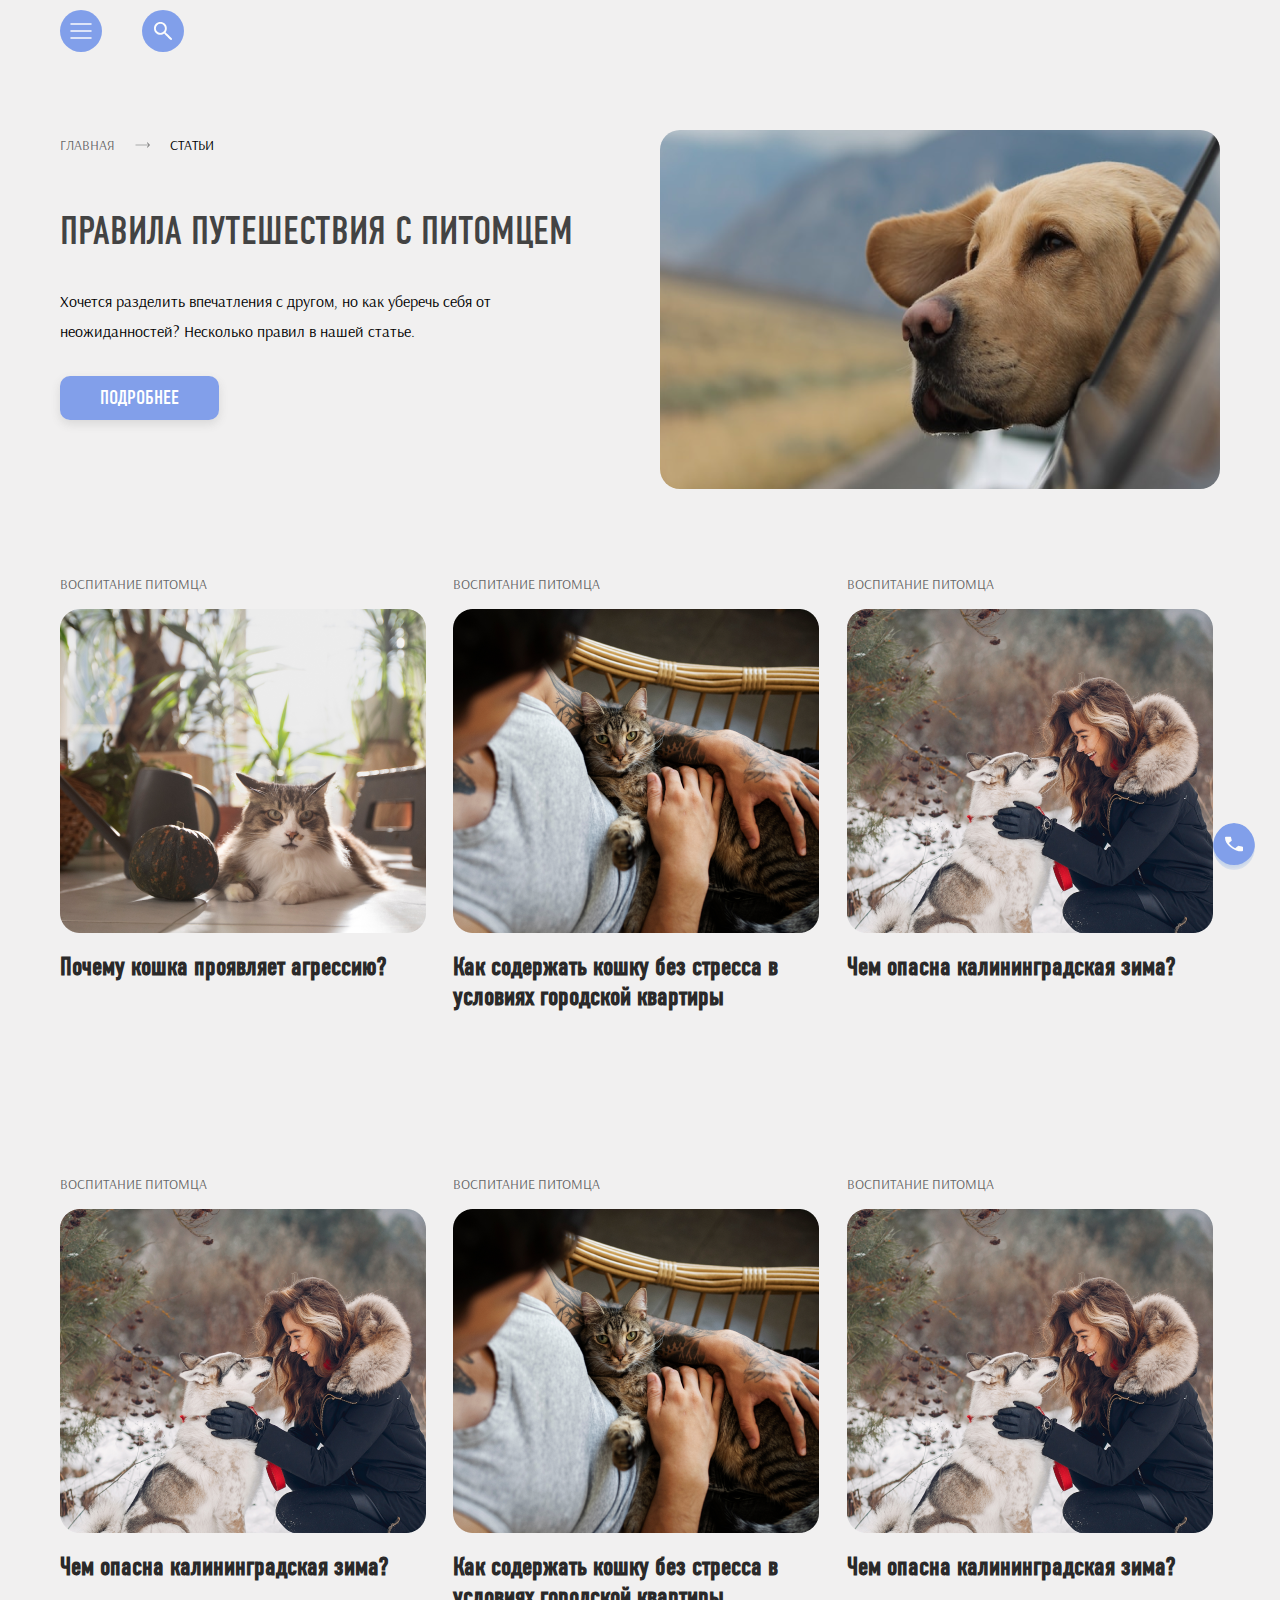
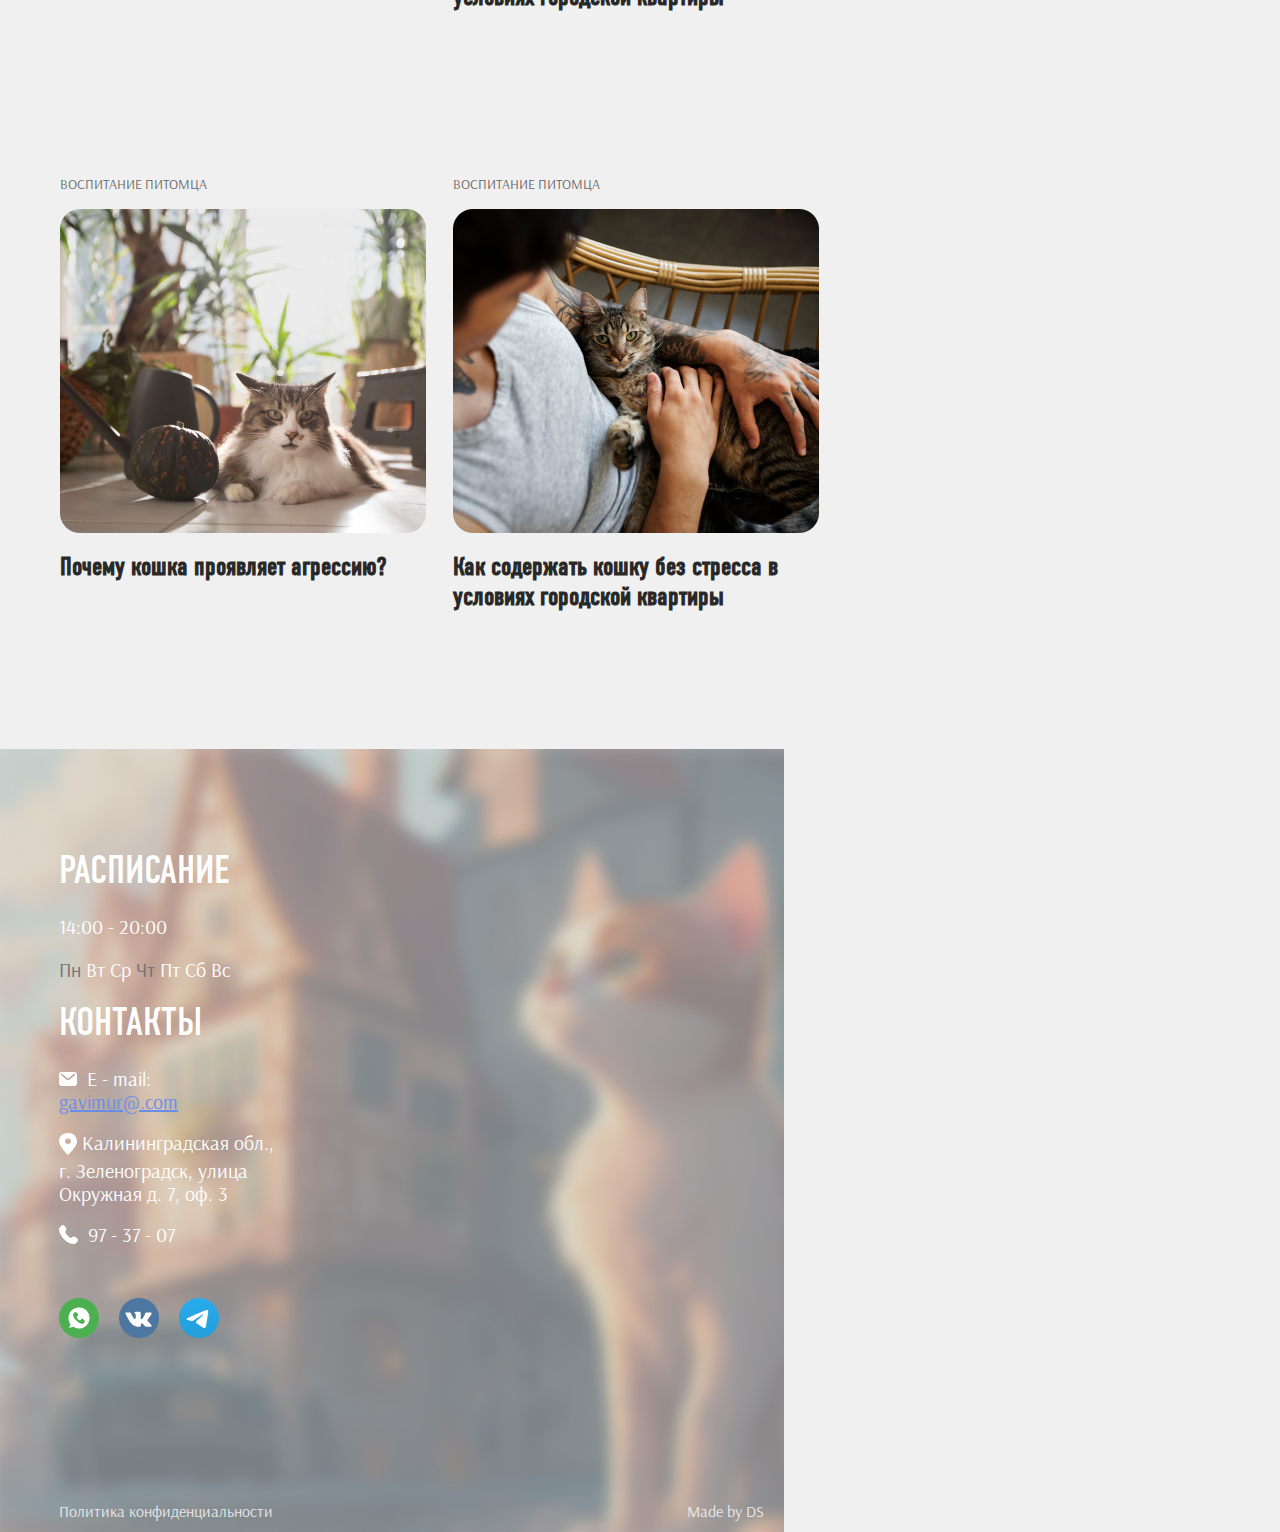
<file: articlesPage.html>
<!DOCTYPE html>
<html lang="en">

<head>
    <meta charset="UTF-8">
    <meta name="viewport" content="width=device-width, initial-scale=1.0">
    <title>Статьи</title>


    <link rel="stylesheet" href="assets/style.css">
    <link rel="stylesheet" media="screen and (max-width:1600px)" href="assets/style1600.css">
    <link rel="stylesheet" media="screen and (max-width:1200px)" href="assets/style1200.css">
    <link rel="stylesheet" media="screen and (max-width:970px)" href="assets/style970.css">
    <link rel="stylesheet" media="screen and (max-width:740px)" href="assets/style740.css">
    <link rel="stylesheet" media="screen and (max-width:500px)" href="assets/style500.css">

    <link href="https://fonts.googleapis.com/css2?family=Arsenal:ital,wght@0,400;0,700;1,400;1,700&family=Noto+Rashi+Hebrew:wght@100;200;300;400;500;600;700;800;900&display=swap" rel="stylesheet">
</head>

<body>

   <section>
        <div class="header">
            <div class="wrapper">
                <div class="main_nav nav">
                    <span class="svg burger menu color_hover cursor" id="menuBurger">
                        <svg xmlns="http://www.w3.org/2000/svg" width="42" height="42" viewBox="0 0 42 42" fill="none">
                            <path d="M11 14H31" stroke="white" stroke-width="1.5" stroke-linecap="round" stroke-linejoin="round" />
                            <path d="M11 21H31" stroke="white" stroke-width="1.5" stroke-linecap="round" />
                            <path d="M11 28H31" stroke="white" stroke-width="1.5" stroke-linecap="round" />
                        </svg>
                    </span>
                    <span class="svg search menu mobile_none color_hover cursor" id="navSearch">
                        <svg xmlns="http://www.w3.org/2000/svg" width="18" height="18" viewBox="0 0 18 18" fill="none" id="searchNavWhite">
                            <path d="M16.5507 17.867C15.8937 17.3707 10.1814 11.5043 10.1814 11.5043C9.69696 11.9033 9.13308 12.2163 8.48977 12.4431C7.84645 12.6699 7.15885 12.7834 6.42695 12.7834C4.63187 12.7834 3.11194 12.1608 1.86716 10.9157C0.622388 9.67057 0 8.16257 0 6.39169C0 4.6208 0.622828 3.1128 1.86848 1.86769C3.11414 0.622564 4.62549 0 6.40253 0C8.1796 0 9.68824 0.622564 10.9285 1.86769C12.1687 3.1128 12.7888 4.62161 12.7888 6.39413C12.7888 7.10538 12.6781 7.7808 12.4567 8.4204C12.2353 9.06 11.914 9.6484 11.4929 10.1856C11.4929 10.1856 17.3837 15.7089 17.8804 16.5398C18.3771 17.3707 17.2077 18.3633 16.5507 17.867ZM6.41206 10.9344C7.67261 10.9344 8.74225 10.4915 9.62099 9.60576C10.4997 8.71996 10.9391 7.6486 10.9391 6.39169C10.9391 5.13477 10.4995 4.06341 9.62041 3.17763C8.74129 2.29182 7.67184 1.84892 6.41206 1.84892C5.14324 1.84892 4.06564 2.29182 3.17927 3.17763C2.29291 4.06341 1.84973 5.13477 1.84973 6.39169C1.84973 7.6486 2.29272 8.71996 3.17871 9.60576C4.06469 10.4915 5.14247 10.9344 6.41206 10.9344Z" fill="white" />
                        </svg>
                        <svg xmlns="http://www.w3.org/2000/svg" width="18" height="18" viewBox="0 0 18 18" fill="none" style="display: none" id="searchNavBlack">
                            <path d="M16.5507 17.867C15.8937 17.3707 10.1814 11.5043 10.1814 11.5043C9.69696 11.9033 9.13308 12.2163 8.48977 12.4431C7.84645 12.6699 7.15885 12.7834 6.42695 12.7834C4.63187 12.7834 3.11194 12.1608 1.86716 10.9157C0.622388 9.67057 0 8.16257 0 6.39169C0 4.6208 0.622828 3.1128 1.86848 1.86769C3.11414 0.622564 4.62549 0 6.40253 0C8.1796 0 9.68824 0.622564 10.9285 1.86769C12.1687 3.1128 12.7888 4.62161 12.7888 6.39413C12.7888 7.10538 12.6781 7.7808 12.4567 8.4204C12.2353 9.06 11.914 9.6484 11.4929 10.1856C11.4929 10.1856 17.3837 15.7089 17.8804 16.5398C18.3771 17.3707 17.2077 18.3633 16.5507 17.867ZM6.41206 10.9344C7.67261 10.9344 8.74225 10.4915 9.62099 9.60576C10.4997 8.71996 10.9391 7.6486 10.9391 6.39169C10.9391 5.13477 10.4995 4.06341 9.62041 3.17763C8.74129 2.29182 7.67184 1.84892 6.41206 1.84892C5.14324 1.84892 4.06564 2.29182 3.17927 3.17763C2.29291 4.06341 1.84973 5.13477 1.84973 6.39169C1.84973 7.6486 2.29272 8.71996 3.17871 9.60576C4.06469 10.4915 5.14247 10.9344 6.41206 10.9344Z" fill="#545454" />
                        </svg>

                        <form action="#" style="display: none" id="searchNavForm">
                            <input type="text">
                            <input type="submit" value="Найти">
                        </form>

                        <span class="search_close" style="display: none" id="searchNavClose" data-close="true">
                            <svg xmlns="http://www.w3.org/2000/svg" width="14" height="14" viewBox="0 0 14 14" fill="none" data-close="true" class="close_black">
                                <path data-close="true" d="M1.40579 13.6478L1.02367 13.7349C0.291312 13.9019 -0.270738 13.0908 0.142857 12.4638L5.58731 7.3596L0.142857 2.25542C-0.239359 1.50112 0.537276 0.684634 1.30975 1.02866L1.40579 1.07143L6.85024 6.1756L12.2947 1.07143L12.5109 0.985798C13.2911 0.676821 14.0097 1.54851 13.5576 2.25542L8.11317 7.3596L13.5576 12.4638C13.9909 13.2257 13.1742 14.0874 12.3902 13.6955L12.2947 13.6478L6.85024 8.54359L1.40579 13.6478Z" fill="#545454" />
                            </svg>
                            <svg xmlns="http://www.w3.org/2000/svg" width="14" height="14" viewBox="0 0 14 14" fill="none" class="close_whiter" data-close="true">
                                <path d="M1.40579 13.6478L1.02367 13.7349C0.291312 13.9019 -0.270738 13.0908 0.142857 12.4638L5.58731 7.3596L0.142857 2.25542C-0.239359 1.50112 0.537276 0.684634 1.30975 1.02866L1.40579 1.07143L6.85024 6.1756L12.2947 1.07143L12.5109 0.985798C13.2911 0.676821 14.0097 1.54851 13.5576 2.25542L8.11317 7.3596L13.5576 12.4638C13.9909 13.2257 13.1742 14.0874 12.3902 13.6955L12.2947 13.6478L6.85024 8.54359L1.40579 13.6478Z" fill="white" data-close="true" />
                            </svg>
                        </span>
                    </span>
                </div>
                <div class="mobile_flex_header">
                    <svg class="cursor" xmlns="http://www.w3.org/2000/svg" width="60" height="55" viewBox="0 0 60 55" fill="none" id="mobileInfoOpen">
                        <path d="M19.4224 0.057415C18.4804 0.236767 17.7697 0.572477 16.963 1.2301C16.3087 1.75896 15.8405 2.29702 15.3893 3.02822C12.6986 7.41545 13.6068 14.6539 17.3805 18.802C17.8938 19.3677 18.785 20.1127 19.3942 20.4852C21.391 21.713 23.6361 21.7774 25.4355 20.6599C27.28 19.5102 28.5435 17.2936 29.023 14.3642C29.1414 13.61 29.164 11.2738 29.0512 10.5012C28.5886 7.27289 27.4097 4.601 25.5652 2.58214C25.1026 2.08088 24.1945 1.32668 23.6248 0.972572C23.0945 0.646059 22.0905 0.222971 21.5659 0.108002C21.0977 0.00222969 19.8624 -0.025362 19.4224 0.057415Z" fill="#668BE9" fill-opacity="0.8" />
                        <path d="M41.5993 0.986233C39.845 1.26676 38.0117 2.36127 36.4944 4.02602C34.5427 6.16445 33.2227 8.9927 32.7264 12.1107C32.5684 13.104 32.5853 15.3206 32.7546 16.222C33.1494 18.2776 33.9899 19.8504 35.2478 20.8713C36.3252 21.7543 37.6789 22.1636 39.0553 22.0302C42.3326 21.6991 45.5647 18.7835 47.2908 14.5986C48.7235 11.1265 48.8758 7.4705 47.7026 4.68365C46.5575 1.96577 44.2335 0.558546 41.5993 0.986233Z" fill="#668BE9" fill-opacity="0.8" />
                        <path d="M5.21141 15.9966C2.90434 16.2956 1.16699 17.8132 0.382921 20.2229C-0.0626989 21.6071 -0.124747 23.5156 0.22498 25.1942C1.03161 29.1031 3.80686 32.6948 7.08978 34.0836C8.77073 34.7918 10.446 34.916 11.8844 34.4285C14.0054 33.7111 15.3986 31.8532 15.8555 29.1261C15.9458 28.5789 15.9458 26.9555 15.8499 26.3209C15.1166 21.253 11.2865 16.806 7.02773 16.0656C6.52571 15.9782 5.63447 15.9461 5.21141 15.9966Z" fill="#668BE9" fill-opacity="0.8" />
                        <path d="M53.0137 19.7216C50.983 20.0757 48.9918 21.2392 47.3391 23.0419C45.5453 25.001 44.3382 27.5579 43.9885 30.1332C43.8982 30.8046 43.9152 32.2486 44.0167 32.8971C44.7049 37.2567 48.3375 39.3491 52.4496 37.7672C54.6552 36.9164 56.652 35.1643 58.0791 32.8327C60.7867 28.4178 60.6118 23.2442 57.6673 20.8483C56.4264 19.8365 54.7172 19.4226 53.0137 19.7216Z" fill="#668BE9" fill-opacity="0.8" />
                        <path d="M28.508 27.9028C24.7738 28.4455 20.0638 31.6416 15.8896 36.4611C12.6236 40.2367 10.3222 44.302 9.63404 47.5212C9.47046 48.2938 9.45354 49.6734 9.6002 50.2022C9.83147 51.0254 10.2207 51.5681 10.9765 52.1429C12.2401 53.0949 13.7574 53.6559 15.6584 53.8721C16.6455 53.9824 18.6423 53.9411 19.9115 53.7847C21.6094 53.5686 23.0421 53.288 26.2517 52.5338C29.3541 51.8072 30.2228 51.6555 31.0802 51.7015C32.1689 51.7612 32.9868 51.9774 35.3333 52.819C37.0143 53.4214 37.9506 53.7065 38.7516 53.8675C41.7412 54.4561 44.257 53.6881 46.8461 51.3979C47.6189 50.7173 47.8558 50.3862 48.0984 49.6642C48.2337 49.2503 48.245 49.1583 48.245 48.188C48.245 47.3096 48.2281 47.0613 48.1153 46.5554C47.4497 43.488 45.4698 39.7814 42.6099 36.2542C39.2085 32.0601 35.2149 29.0387 31.8812 28.1419C30.6684 27.8154 29.6362 27.7418 28.508 27.9028Z" fill="#668BE9" fill-opacity="0.8" />
                    </svg>

                    <svg xmlns="http://www.w3.org/2000/svg" width="60" height="60" viewBox="0 0 60 60" fill="none" id="navMobileOpen" class="cursor">
                        <circle cx="30" cy="30" r="30" fill="#668BE9" fill-opacity="0.8" />
                        <path d="M15.7148 20H44.2863" stroke="white" stroke-width="1.5" stroke-linecap="round" stroke-linejoin="round" />
                        <path d="M15.7148 30H44.2863" stroke="white" stroke-width="1.5" stroke-linecap="round" />
                        <path d="M15.7148 40H44.2863" stroke="white" stroke-width="1.5" stroke-linecap="round" />
                    </svg>
                </div>
            </div>
        </div>
    </section>

    <section>
        <div class="nav_window" id="nav" style="display: none">
            <div class="wrapper nav_flex">
                <nav>
                    <ul id="CloseMenu">
                        <li><a href="index.html">Главная</a></li>
                        <span class="array_animation cursor" id="navClose">

                            <svg class="array" xmlns="http://www.w3.org/2000/svg" width="42" height="42" viewBox="0 0 42 42" fill="none">
                                0
                                <circle cx="21" cy="21" r="21" fill="#668BE9" fill-opacity="0.8" />
                                <path d="M19.9024 14L12 21M12 21L19.9024 28M12 21H30" stroke="white" stroke-width="1.5" stroke-linecap="round" stroke-linejoin="round" />
                            </svg>

                            <svg class="array_hover" xmlns="http://www.w3.org/2000/svg" width="42" height="42" viewBox="0 0 42 42" fill="none">
                                0
                                <circle cx="21" cy="21" r="21" fill="#3B6BE3" fill-opacity="0.8" />
                                <path d="M19.9024 14L12 21M12 21L19.9024 28M12 21H30" stroke="white" stroke-width="1.5" stroke-linecap="round" stroke-linejoin="round" />
                            </svg>
                        </span>

                    </ul>

                </nav>

                <div class="nav_info">
                    <div class="footer_info__content nav_info">
                        <p class="title footer_title nav_title">Расписание</p>
                        <p class="footer_text">14:00 - 20:00</p>
                        <p class="footer_text weekday"><span class="gray">Пн</span> Вт Ср <span class="gray">Чт</span> Пт Сб Вс</p>
                        <p class="title footer_title">Контакты</p>
                        <div class="email footer_contact">
                            <svg xmlns="http://www.w3.org/2000/svg" xmlns:xlink="http://www.w3.org/1999/xlink" width="18" height="18" viewBox="0 0 18 18" fill="none">
                                <rect width="18" height="18" fill="url(#pattern0)" />
                                <defs>
                                    <pattern id="pattern0" patternContentUnits="objectBoundingBox" width="1" height="1">
                                        <use xlink:href="#image0_1208_1671" transform="scale(0.00195312)" />
                                    </pattern>
                                    <image id="image0_1208_1671" width="512" height="512" xlink:href="[data-uri]" />
                                </defs>
                            </svg>
                            <p class="footer_text">E - mail: </p>

                        </div>
                        <a href="404.html" class="footer_text footer_email">gavimur@.com </a>
                        <div class="adress footer_contact">
                            <svg xmlns="http://www.w3.org/2000/svg" width="18" height="22" viewBox="0 0 18 22" fill="none">
                                <path d="M9 0C9 0 0 1.90735e-06 0 8.24942C0 8.24942 9.53674e-07 13.7506 9 22C9 22 18 13.7506 18 8.24942C17.9951 8.24942 17.9951 0 9 0ZM9 10.9977C7.3412 10.9977 5.99835 9.76491 5.99835 8.24942C5.99835 6.7293 7.3412 5.50116 9 5.50116C10.6588 5.50116 12.0016 6.73394 12.0016 8.24942C11.9967 9.76491 10.6539 10.9977 9 10.9977Z" fill="white" />
                            </svg>
                            <p class="footer_text">Калининградская обл., г. Зеленоградск, улица Окружная д. 7, оф. 3</p>
                        </div>
                        <div class="tel footer_contact">
                            <svg xmlns="http://www.w3.org/2000/svg" width="19" height="19" viewBox="0 0 19 19" fill="none">
                                <path d="M13.2538 12.1893L12.7729 12.6954C12.7729 12.6954 11.6302 13.8985 8.51104 10.6145C5.3919 7.33068 6.53462 6.12759 6.53462 6.12759L6.83735 5.80885C7.58321 5.02366 7.65351 3.76302 7.00276 2.84272L5.67177 0.960147C4.8664 -0.178917 3.31017 -0.329387 2.38708 0.642455L0.730284 2.38676C0.272574 2.86865 -0.0341491 3.49331 0.00304865 4.18628C0.0982069 5.95911 0.855746 9.77351 5.08287 14.2239C9.56554 18.9433 13.7716 19.1308 15.4916 18.961C16.0357 18.9074 16.5088 18.614 16.89 18.2126L18.3896 16.634C19.4017 15.5683 19.1163 13.7414 17.8212 12.996L15.8046 11.8352C14.9542 11.3458 13.9183 11.4896 13.2538 12.1893Z" fill="white" />
                            </svg>

                            <a href="404.html" class="footer_text">97 - 37 - 07</a>
                        </div>

                        <div class="social">
                            <span>
                                <a href="404.html">
                                    <svg xmlns="http://www.w3.org/2000/svg" width="40" height="40" viewBox="0 0 40 40" fill="none">
                                        <g clip-path="url(#clip0_1432_2024)">
                                            <path d="M20 40C31.0457 40 40 31.0457 40 20C40 8.95431 31.0457 0 20 0C8.95431 0 0 8.95431 0 20C0 31.0457 8.95431 40 20 40Z" fill="#4CAF50" />
                                            <path d="M20.0008 9.47363C18.0616 9.47437 16.1602 10.0108 14.5065 11.0238C12.8529 12.0367 11.5112 13.4868 10.6294 15.214C9.74773 16.9412 9.3603 18.8784 9.50988 20.8119C9.65947 22.7454 10.3403 24.6 11.4771 26.171L10.1614 30.0815L14.2114 28.7868C15.5815 29.6906 17.1439 30.2614 18.774 30.4537C20.404 30.6461 22.0564 30.4546 23.5993 29.8945C25.1421 29.3344 26.5326 28.4213 27.6597 27.2282C28.7867 26.035 29.6192 24.5947 30.0905 23.0225C30.5618 21.4503 30.6589 19.7897 30.3741 18.1732C30.0892 16.5568 29.4303 15.0293 28.45 13.7129C27.4697 12.3965 26.1951 11.3276 24.7281 10.5915C23.261 9.85541 21.6422 9.4726 20.0008 9.47363ZM25.5956 24.3605L24.4745 25.4815C23.2956 26.6605 20.1693 25.3631 17.3982 22.5868C14.6271 19.8105 13.385 16.6921 14.5061 15.5263L15.6271 14.4052C15.8442 14.2057 16.1283 14.0949 16.4232 14.0949C16.7181 14.0949 17.0022 14.2057 17.2193 14.4052L18.8719 16.0526C19.0066 16.1836 19.1055 16.347 19.159 16.5272C19.2125 16.7074 19.2188 16.8983 19.1773 17.0816C19.1358 17.2649 19.048 17.4345 18.9222 17.5741C18.7963 17.7137 18.6368 17.8187 18.4587 17.8789C18.1961 17.9628 17.9759 18.1448 17.8441 18.3869C17.7122 18.6291 17.6788 18.9127 17.7508 19.1789C18.0456 20.4157 19.6377 21.95 20.8193 22.2447C21.084 22.3002 21.3599 22.2584 21.5963 22.127C21.8327 21.9955 22.0137 21.7831 22.1061 21.5289C22.1657 21.3483 22.271 21.1862 22.4119 21.0585C22.5528 20.9307 22.7244 20.8417 22.91 20.8001C23.0956 20.7585 23.2888 20.7657 23.4707 20.821C23.6527 20.8763 23.8172 20.9779 23.9482 21.1157L25.5982 22.7684C25.7974 22.9858 25.9077 23.2701 25.9072 23.5649C25.9067 23.8598 25.7955 24.1437 25.5956 24.3605Z" fill="white" />
                                        </g>
                                        <defs>
                                            <clipPath id="clip0_1432_2024">
                                                <rect width="40" height="40" fill="white" />
                                            </clipPath>
                                        </defs>
                                    </svg>
                                </a>
                            </span>
                            <span>
                                <a href="404.html">
                                    <svg xmlns="http://www.w3.org/2000/svg" width="40" height="40" viewBox="0 0 40 40" fill="none">
                                        <g clip-path="url(#clip0_1432_2030)">
                                            <path d="M20 40C31.0457 40 40 31.0457 40 20C40 8.95431 31.0457 0 20 0C8.95431 0 0 8.95431 0 20C0 31.0457 8.95431 40 20 40Z" fill="#4D76A1" />
                                            <path fill-rule="evenodd" clip-rule="evenodd" d="M19.2452 28.7716H20.815C20.815 28.7716 21.2892 28.7196 21.5312 28.4586C21.7541 28.219 21.7469 27.7691 21.7469 27.7691C21.7469 27.7691 21.7163 25.6628 22.6938 25.3526C23.6575 25.0471 24.895 27.3883 26.2066 28.2885C27.1985 28.9699 27.9521 28.8205 27.9521 28.8205L31.4592 28.7716C31.4592 28.7716 33.2939 28.6586 32.424 27.2161C32.3527 27.0981 31.9173 26.1491 29.8164 24.1989C27.6174 22.1578 27.9119 22.488 30.5608 18.9574C32.174 16.8072 32.819 15.4945 32.6176 14.9323C32.4254 14.3968 31.2389 14.5383 31.2389 14.5383L27.2901 14.5629C27.2901 14.5629 26.9974 14.523 26.7803 14.6528C26.5681 14.78 26.4316 15.0767 26.4316 15.0767C26.4316 15.0767 25.8066 16.7405 24.9731 18.1556C23.2147 21.1414 22.5117 21.299 22.2243 21.1136C21.5558 20.6815 21.7227 19.3777 21.7227 18.4515C21.7227 15.558 22.1616 14.3515 20.8681 14.0392C20.4389 13.9354 20.123 13.867 19.0253 13.8559C17.6163 13.8413 16.4237 13.8602 15.7485 14.1911C15.2993 14.411 14.9527 14.9013 15.1638 14.9294C15.4248 14.9644 16.0159 15.0888 16.3293 15.5155C16.7339 16.066 16.7197 17.3024 16.7197 17.3024C16.7197 17.3024 16.9521 20.7086 16.1767 21.1318C15.6444 21.422 14.9142 20.8295 13.3466 18.1206C12.5434 16.7331 11.937 15.1993 11.937 15.1993C11.937 15.1993 11.82 14.9127 11.6115 14.7594C11.3583 14.5736 11.0047 14.5144 11.0047 14.5144L7.2523 14.539C7.2523 14.539 6.689 14.5547 6.48222 14.7996C6.29825 15.0175 6.4676 15.4681 6.4676 15.4681C6.4676 15.4681 9.40531 22.3411 12.7316 25.8047C15.7817 28.9802 19.2452 28.7716 19.2452 28.7716Z" fill="white" />
                                        </g>
                                        <defs>
                                            <clipPath id="clip0_1432_2030">
                                                <rect width="40" height="40" fill="white" />
                                            </clipPath>
                                        </defs>
                                    </svg>
                                </a>
                            </span>
                            <span>
                                <a href="404.html">
                                    <svg xmlns="http://www.w3.org/2000/svg" width="40" height="40" viewBox="0 0 40 40" fill="none">
                                        <g clip-path="url(#clip0_1432_2035)">
                                            <path d="M20 40C31.0457 40 40 31.0457 40 20C40 8.9543 31.0457 0 20 0C8.9543 0 0 8.9543 0 20C0 31.0457 8.9543 40 20 40Z" fill="url(#paint0_linear_1432_2035)" />
                                            <path fill-rule="evenodd" clip-rule="evenodd" d="M9.0537 19.7889C14.8841 17.2487 18.772 15.574 20.7172 14.7649C26.2714 12.4548 27.4256 12.0535 28.1778 12.0402C28.3432 12.0373 28.7132 12.0783 28.9528 12.2728C29.3082 12.5612 29.3103 13.1873 29.2708 13.6017C28.9698 16.7642 27.6675 24.4386 27.0049 27.9806C26.7245 29.4794 26.1725 29.982 25.6381 30.0311C24.4767 30.138 23.5947 29.2635 22.4698 28.5262C20.7096 27.3723 19.7151 26.654 18.0064 25.5281C16.0318 24.2268 17.3119 23.5117 18.4372 22.3428C18.7317 22.037 23.849 17.3824 23.9481 16.9601C23.9605 16.9073 23.972 16.7104 23.855 16.6065C23.7381 16.5026 23.5655 16.5381 23.441 16.5664C23.2644 16.6064 20.4524 18.4651 15.0049 22.1423C14.2067 22.6904 13.4837 22.9574 12.836 22.9435C12.1218 22.9281 10.7482 22.5397 9.72706 22.2078C8.47456 21.8006 7.47909 21.5853 7.56581 20.8939C7.61097 20.5337 8.10691 20.1654 9.0537 19.7889Z" fill="white" />
                                        </g>
                                        <defs>
                                            <linearGradient id="paint0_linear_1432_2035" x1="20" y1="0" x2="20" y2="39.6875" gradientUnits="userSpaceOnUse">
                                                <stop stop-color="#2AABEE" />
                                                <stop offset="1" stop-color="#229ED9" />
                                            </linearGradient>
                                            <clipPath id="clip0_1432_2035">
                                                <rect width="40" height="40" fill="white" />
                                            </clipPath>
                                        </defs>
                                    </svg>
                                </a>
                            </span>
                        </div>

                    </div>
                </div>
            </div>
        </div>
    </section>

    <section>
        <div class="nav_window" id="navMobile" style="display: none">
            <div class="wrapper nav_flex">
                <div class="window_close cursor" id="navMobileClose">
                    <svg xmlns="http://www.w3.org/2000/svg" width="60" height="60" viewBox="0 0 60 60" fill="none">
                        <circle cx="30" cy="30" r="30" fill="#668BE9" fill-opacity="0.8" />
                        <path d="M16 20L44 40M44 20L30.2373 30L16.4746 40" stroke="white" stroke-width="1.5" stroke-linecap="round" />
                    </svg>
                </div>
                <nav>
                    <ul id="CloseMenuMobile">
                        <li><a href="index.html">Главная</a></li>
                        
                        <li class="mobile_search">

                            <span class="svg search menu  cursor" id="mobileSearch">
                                <svg xmlns="http://www.w3.org/2000/svg" width="18" height="18" viewBox="0 0 18 18" fill="none" id="searchMobileWhite">
                                    <path d="M16.5507 17.867C15.8937 17.3707 10.1814 11.5043 10.1814 11.5043C9.69696 11.9033 9.13308 12.2163 8.48977 12.4431C7.84645 12.6699 7.15885 12.7834 6.42695 12.7834C4.63187 12.7834 3.11194 12.1608 1.86716 10.9157C0.622388 9.67057 0 8.16257 0 6.39169C0 4.6208 0.622828 3.1128 1.86848 1.86769C3.11414 0.622564 4.62549 0 6.40253 0C8.1796 0 9.68824 0.622564 10.9285 1.86769C12.1687 3.1128 12.7888 4.62161 12.7888 6.39413C12.7888 7.10538 12.6781 7.7808 12.4567 8.4204C12.2353 9.06 11.914 9.6484 11.4929 10.1856C11.4929 10.1856 17.3837 15.7089 17.8804 16.5398C18.3771 17.3707 17.2077 18.3633 16.5507 17.867ZM6.41206 10.9344C7.67261 10.9344 8.74225 10.4915 9.62099 9.60576C10.4997 8.71996 10.9391 7.6486 10.9391 6.39169C10.9391 5.13477 10.4995 4.06341 9.62041 3.17763C8.74129 2.29182 7.67184 1.84892 6.41206 1.84892C5.14324 1.84892 4.06564 2.29182 3.17927 3.17763C2.29291 4.06341 1.84973 5.13477 1.84973 6.39169C1.84973 7.6486 2.29272 8.71996 3.17871 9.60576C4.06469 10.4915 5.14247 10.9344 6.41206 10.9344Z" fill="white" />
                                </svg>
                                <svg xmlns="http://www.w3.org/2000/svg" width="18" height="18" viewBox="0 0 18 18" fill="none" style="display: none" id="searchMobileBlack">
                                    <path d="M16.5507 17.867C15.8937 17.3707 10.1814 11.5043 10.1814 11.5043C9.69696 11.9033 9.13308 12.2163 8.48977 12.4431C7.84645 12.6699 7.15885 12.7834 6.42695 12.7834C4.63187 12.7834 3.11194 12.1608 1.86716 10.9157C0.622388 9.67057 0 8.16257 0 6.39169C0 4.6208 0.622828 3.1128 1.86848 1.86769C3.11414 0.622564 4.62549 0 6.40253 0C8.1796 0 9.68824 0.622564 10.9285 1.86769C12.1687 3.1128 12.7888 4.62161 12.7888 6.39413C12.7888 7.10538 12.6781 7.7808 12.4567 8.4204C12.2353 9.06 11.914 9.6484 11.4929 10.1856C11.4929 10.1856 17.3837 15.7089 17.8804 16.5398C18.3771 17.3707 17.2077 18.3633 16.5507 17.867ZM6.41206 10.9344C7.67261 10.9344 8.74225 10.4915 9.62099 9.60576C10.4997 8.71996 10.9391 7.6486 10.9391 6.39169C10.9391 5.13477 10.4995 4.06341 9.62041 3.17763C8.74129 2.29182 7.67184 1.84892 6.41206 1.84892C5.14324 1.84892 4.06564 2.29182 3.17927 3.17763C2.29291 4.06341 1.84973 5.13477 1.84973 6.39169C1.84973 7.6486 2.29272 8.71996 3.17871 9.60576C4.06469 10.4915 5.14247 10.9344 6.41206 10.9344Z" fill="#545454" />
                                </svg>

                                <form action="#" style="display: none" id="searchMobileForm">
                                    <input type="text">
                                    <input type="submit" value="Найти" class="mobileSearchButton">
                                </form>

                                <span class="search_close" style="display: none" id="searchMobileClose" data-close="true">
                                    <svg xmlns="http://www.w3.org/2000/svg" width="14" height="14" viewBox="0 0 14 14" fill="none" data-close="true" class="close_black">
                                        <path data-close="true" d="M1.40579 13.6478L1.02367 13.7349C0.291312 13.9019 -0.270738 13.0908 0.142857 12.4638L5.58731 7.3596L0.142857 2.25542C-0.239359 1.50112 0.537276 0.684634 1.30975 1.02866L1.40579 1.07143L6.85024 6.1756L12.2947 1.07143L12.5109 0.985798C13.2911 0.676821 14.0097 1.54851 13.5576 2.25542L8.11317 7.3596L13.5576 12.4638C13.9909 13.2257 13.1742 14.0874 12.3902 13.6955L12.2947 13.6478L6.85024 8.54359L1.40579 13.6478Z" fill="#545454" />
                                    </svg>
                                    <svg xmlns="http://www.w3.org/2000/svg" width="14" height="14" viewBox="0 0 14 14" fill="none" class="close_whiter close_whiter__mobile" data-close="true">
                                        <path d="M1.40579 13.6478L1.02367 13.7349C0.291312 13.9019 -0.270738 13.0908 0.142857 12.4638L5.58731 7.3596L0.142857 2.25542C-0.239359 1.50112 0.537276 0.684634 1.30975 1.02866L1.40579 1.07143L6.85024 6.1756L12.2947 1.07143L12.5109 0.985798C13.2911 0.676821 14.0097 1.54851 13.5576 2.25542L8.11317 7.3596L13.5576 12.4638C13.9909 13.2257 13.1742 14.0874 12.3902 13.6955L12.2947 13.6478L6.85024 8.54359L1.40579 13.6478Z" fill="white" data-close="true" />
                                    </svg>
                                </span>
                            </span>
                        </li>
                    </ul>

                </nav>
            </div>

        </div>
    </section>

    <section>
        <div class="nav_window" id="navInfoMobile" style="display: none">
            <div class="wrapper nav_flex">
                <div class="nav_info">
                    <div class="footer_info__content nav_info">
                        <p class="title footer_title nav_title">Расписание</p>
                        <p class="footer_text">14:00 - 20:00</p>
                        <p class="footer_text weekday"><span class="gray">Пн</span> Вт Ср <span class="gray">Чт</span> Пт Сб Вс</p>
                        <p class="title footer_title">Контакты</p>
                        <div class="email footer_contact">
                            <svg xmlns="http://www.w3.org/2000/svg" width="20" height="15" viewBox="0 0 20 15" fill="none">
                                <path fill-rule="evenodd" clip-rule="evenodd" d="M3.96802 4.05627e-07H16.032C16.4706 -8.96937e-06 16.8491 -1.84309e-05 17.1624 0.0200159C17.4922 0.0411191 17.8221 0.0875256 18.1481 0.214088C18.8831 0.499538 19.4672 1.04707 19.7716 1.7362C19.9066 2.04176 19.9561 2.35105 19.9787 2.66027C20 2.95395 20 3.30878 20 3.72001V11.28C20 11.6912 20 12.046 19.9787 12.3397C19.9561 12.6489 19.9066 12.9582 19.7716 13.2638C19.4672 13.9529 18.8831 14.5005 18.1481 14.7859C17.8221 14.9124 17.4922 14.9588 17.1624 14.98C16.8491 15 16.4706 15 16.032 15H3.96801C3.52936 15 3.15088 15 2.83762 14.98C2.50779 14.9588 2.17788 14.9124 1.85195 14.7859C1.11687 14.5005 0.53284 13.9529 0.22836 13.2638C0.0933604 12.9582 0.0438603 12.6489 0.0213503 12.3397C-1.96602e-05 12.046 -9.56733e-06 11.6912 4.32668e-07 11.28V3.72002C-9.56733e-06 3.30878 -1.96602e-05 2.95395 0.0213503 2.66027C0.0438603 2.35105 0.0933604 2.04176 0.22836 1.7362C0.53284 1.04707 1.11687 0.499538 1.85195 0.214088C2.17788 0.0875256 2.50779 0.0411191 2.83762 0.0200159C3.15088 -1.84309e-05 3.52937 -8.96937e-06 3.96802 4.05627e-07ZM2.31745 2.13541C2.68114 1.74576 3.3129 1.70627 3.72854 2.04722L9.3415 6.65156C9.7185 6.96084 10.2815 6.96084 10.6585 6.65156L16.2715 2.04722C16.6871 1.70627 17.3189 1.74576 17.6825 2.13541C18.0462 2.52507 18.0041 3.11735 17.5885 3.4583L11.9755 8.06269C10.8444 8.99053 9.1556 8.99053 8.0245 8.06269L2.41153 3.4583C1.99589 3.11735 1.95377 2.52507 2.31745 2.13541Z" fill="white" />
                            </svg>
                            <p class="footer_text">E - mail: </p>

                        </div>
                        <a href="404.html" class="footer_text footer_email">gavimur@.com </a>
                        <div class="adress footer_contact">

                            <p class="footer_text nav_address__mobile">
                                <svg xmlns="http://www.w3.org/2000/svg" width="18" height="22" viewBox="0 0 18 22" fill="none">
                                    <path d="M9 0C9 0 0 1.90735e-06 0 8.24942C0 8.24942 9.53674e-07 13.7506 9 22C9 22 18 13.7506 18 8.24942C17.9951 8.24942 17.9951 0 9 0ZM9 10.9977C7.3412 10.9977 5.99835 9.76491 5.99835 8.24942C5.99835 6.7293 7.3412 5.50116 9 5.50116C10.6588 5.50116 12.0016 6.73394 12.0016 8.24942C11.9967 9.76491 10.6539 10.9977 9 10.9977Z" fill="white" />
                                </svg>

                                <span class="city_mobile">Калининградская обл.,</span><br>г. Зеленоградск, улица Окружная д. 7, оф. 3
                            </p>
                        </div>
                        <div class="tel footer_contact">
                            <svg xmlns="http://www.w3.org/2000/svg" width="29" height="29" viewBox="0 0 29 29" fill="none">
                                <path d="M20.2294 18.6047L19.4956 19.3772C19.4956 19.3772 17.7514 21.2136 12.9905 16.2011C8.22974 11.1889 9.97389 9.35264 9.97389 9.35264L10.436 8.86614C11.5744 7.66768 11.6817 5.74356 10.6884 4.33888L8.65691 1.46549C7.42766 -0.273084 5.05237 -0.502748 3.64344 0.980589L1.11464 3.64295C0.416034 4.37846 -0.0521223 5.3319 0.0046532 6.38958C0.149895 9.09548 1.30614 14.9175 7.75807 21.7101C14.6 28.9134 21.0198 29.1997 23.6451 28.9405C24.4755 28.8587 25.1976 28.4109 25.7795 27.7981L28.0683 25.3887C29.6132 23.7621 29.1775 20.9737 27.2008 19.8361L24.1228 18.0643C22.8249 17.3173 21.2438 17.5367 20.2294 18.6047Z" fill="white" />
                            </svg>

                            <a href="404.html" class="footer_text nav_tel__mobile">97 - 37 - 07</a>
                        </div>

                        <div class="social">
                            <span>
                                <a href="404.html">
                                    <svg xmlns="http://www.w3.org/2000/svg" width="40" height="40" viewBox="0 0 40 40" fill="none">
                                        <g clip-path="url(#clip0_1432_2024)">
                                            <path d="M20 40C31.0457 40 40 31.0457 40 20C40 8.95431 31.0457 0 20 0C8.95431 0 0 8.95431 0 20C0 31.0457 8.95431 40 20 40Z" fill="#4CAF50" />
                                            <path d="M20.0008 9.47363C18.0616 9.47437 16.1602 10.0108 14.5065 11.0238C12.8529 12.0367 11.5112 13.4868 10.6294 15.214C9.74773 16.9412 9.3603 18.8784 9.50988 20.8119C9.65947 22.7454 10.3403 24.6 11.4771 26.171L10.1614 30.0815L14.2114 28.7868C15.5815 29.6906 17.1439 30.2614 18.774 30.4537C20.404 30.6461 22.0564 30.4546 23.5993 29.8945C25.1421 29.3344 26.5326 28.4213 27.6597 27.2282C28.7867 26.035 29.6192 24.5947 30.0905 23.0225C30.5618 21.4503 30.6589 19.7897 30.3741 18.1732C30.0892 16.5568 29.4303 15.0293 28.45 13.7129C27.4697 12.3965 26.1951 11.3276 24.7281 10.5915C23.261 9.85541 21.6422 9.4726 20.0008 9.47363ZM25.5956 24.3605L24.4745 25.4815C23.2956 26.6605 20.1693 25.3631 17.3982 22.5868C14.6271 19.8105 13.385 16.6921 14.5061 15.5263L15.6271 14.4052C15.8442 14.2057 16.1283 14.0949 16.4232 14.0949C16.7181 14.0949 17.0022 14.2057 17.2193 14.4052L18.8719 16.0526C19.0066 16.1836 19.1055 16.347 19.159 16.5272C19.2125 16.7074 19.2188 16.8983 19.1773 17.0816C19.1358 17.2649 19.048 17.4345 18.9222 17.5741C18.7963 17.7137 18.6368 17.8187 18.4587 17.8789C18.1961 17.9628 17.9759 18.1448 17.8441 18.3869C17.7122 18.6291 17.6788 18.9127 17.7508 19.1789C18.0456 20.4157 19.6377 21.95 20.8193 22.2447C21.084 22.3002 21.3599 22.2584 21.5963 22.127C21.8327 21.9955 22.0137 21.7831 22.1061 21.5289C22.1657 21.3483 22.271 21.1862 22.4119 21.0585C22.5528 20.9307 22.7244 20.8417 22.91 20.8001C23.0956 20.7585 23.2888 20.7657 23.4707 20.821C23.6527 20.8763 23.8172 20.9779 23.9482 21.1157L25.5982 22.7684C25.7974 22.9858 25.9077 23.2701 25.9072 23.5649C25.9067 23.8598 25.7955 24.1437 25.5956 24.3605Z" fill="white" />
                                        </g>
                                        <defs>
                                            <clipPath id="clip0_1432_2024">
                                                <rect width="40" height="40" fill="white" />
                                            </clipPath>
                                        </defs>
                                    </svg>
                                </a>
                            </span>
                            <span>
                                <a href="404.html">
                                    <svg xmlns="http://www.w3.org/2000/svg" width="40" height="40" viewBox="0 0 40 40" fill="none">
                                        <g clip-path="url(#clip0_1432_2030)">
                                            <path d="M20 40C31.0457 40 40 31.0457 40 20C40 8.95431 31.0457 0 20 0C8.95431 0 0 8.95431 0 20C0 31.0457 8.95431 40 20 40Z" fill="#4D76A1" />
                                            <path fill-rule="evenodd" clip-rule="evenodd" d="M19.2452 28.7716H20.815C20.815 28.7716 21.2892 28.7196 21.5312 28.4586C21.7541 28.219 21.7469 27.7691 21.7469 27.7691C21.7469 27.7691 21.7163 25.6628 22.6938 25.3526C23.6575 25.0471 24.895 27.3883 26.2066 28.2885C27.1985 28.9699 27.9521 28.8205 27.9521 28.8205L31.4592 28.7716C31.4592 28.7716 33.2939 28.6586 32.424 27.2161C32.3527 27.0981 31.9173 26.1491 29.8164 24.1989C27.6174 22.1578 27.9119 22.488 30.5608 18.9574C32.174 16.8072 32.819 15.4945 32.6176 14.9323C32.4254 14.3968 31.2389 14.5383 31.2389 14.5383L27.2901 14.5629C27.2901 14.5629 26.9974 14.523 26.7803 14.6528C26.5681 14.78 26.4316 15.0767 26.4316 15.0767C26.4316 15.0767 25.8066 16.7405 24.9731 18.1556C23.2147 21.1414 22.5117 21.299 22.2243 21.1136C21.5558 20.6815 21.7227 19.3777 21.7227 18.4515C21.7227 15.558 22.1616 14.3515 20.8681 14.0392C20.4389 13.9354 20.123 13.867 19.0253 13.8559C17.6163 13.8413 16.4237 13.8602 15.7485 14.1911C15.2993 14.411 14.9527 14.9013 15.1638 14.9294C15.4248 14.9644 16.0159 15.0888 16.3293 15.5155C16.7339 16.066 16.7197 17.3024 16.7197 17.3024C16.7197 17.3024 16.9521 20.7086 16.1767 21.1318C15.6444 21.422 14.9142 20.8295 13.3466 18.1206C12.5434 16.7331 11.937 15.1993 11.937 15.1993C11.937 15.1993 11.82 14.9127 11.6115 14.7594C11.3583 14.5736 11.0047 14.5144 11.0047 14.5144L7.2523 14.539C7.2523 14.539 6.689 14.5547 6.48222 14.7996C6.29825 15.0175 6.4676 15.4681 6.4676 15.4681C6.4676 15.4681 9.40531 22.3411 12.7316 25.8047C15.7817 28.9802 19.2452 28.7716 19.2452 28.7716Z" fill="white" />
                                        </g>
                                        <defs>
                                            <clipPath id="clip0_1432_2030">
                                                <rect width="40" height="40" fill="white" />
                                            </clipPath>
                                        </defs>
                                    </svg>
                                </a>
                            </span>
                            <span>
                                <a href="404.html">
                                    <svg xmlns="http://www.w3.org/2000/svg" width="40" height="40" viewBox="0 0 40 40" fill="none">
                                        <g clip-path="url(#clip0_1514_2566)">
                                            <path d="M20 40C31.0457 40 40 31.0457 40 20C40 8.9543 31.0457 0 20 0C8.9543 0 0 8.9543 0 20C0 31.0457 8.9543 40 20 40Z" fill="url(#paint0_linear_1514_2566)" />
                                            <path fill-rule="evenodd" clip-rule="evenodd" d="M9.05175 19.7889C14.8821 17.2487 18.77 15.574 20.7153 14.7649C26.2695 12.4548 27.4236 12.0535 28.1758 12.0402C28.3413 12.0373 28.7112 12.0783 28.9508 12.2728C29.3063 12.5612 29.3083 13.1873 29.2689 13.6017C28.9678 16.7642 27.6655 24.4386 27.0029 27.9806C26.7225 29.4794 26.1705 29.982 25.6361 30.0311C24.4747 30.138 23.5928 29.2635 22.4678 28.5262C20.7076 27.3723 19.7132 26.654 18.0045 25.5281C16.0299 24.2268 17.31 23.5117 18.4353 22.3428C18.7298 22.037 23.8471 17.3824 23.9461 16.9601C23.9585 16.9073 23.97 16.7104 23.8531 16.6065C23.7361 16.5026 23.5635 16.5381 23.439 16.5664C23.2625 16.6064 20.4504 18.4651 15.0029 22.1423C14.2047 22.6904 13.4818 22.9574 12.834 22.9435C12.1199 22.9281 10.7463 22.5397 9.72511 22.2078C8.47261 21.8006 7.47714 21.5853 7.56386 20.8939C7.60902 20.5337 8.10495 20.1654 9.05175 19.7889Z" fill="white" />
                                        </g>
                                        <defs>
                                            <linearGradient id="paint0_linear_1514_2566" x1="20" y1="0" x2="20" y2="39.6875" gradientUnits="userSpaceOnUse">
                                                <stop stop-color="#2AABEE" />
                                                <stop offset="1" stop-color="#229ED9" />
                                            </linearGradient>
                                            <clipPath id="clip0_1514_2566">
                                                <rect width="40" height="40" fill="white" />
                                            </clipPath>
                                        </defs>
                                    </svg>
                                </a>
                            </span>
                        </div>

                    </div>
                </div>
                <div class="window_close cursor" id="navInfoMobileClose">
                    <svg xmlns="http://www.w3.org/2000/svg" width="60" height="60" viewBox="0 0 60 60" fill="none">
                        <circle cx="30" cy="30" r="30" fill="#668BE9" fill-opacity="0.8" />
                        <path d="M16 20L44 40M44 20L30.2373 30L16.4746 40" stroke="white" stroke-width="1.5" stroke-linecap="round" />
                    </svg>
                </div>
            </div>
        </div>
    </section>
    
                    <div class="overflow_container" id="phonoButton"><a href="404.html" class="advantage_right__order1 button_animation"><span class="svg tel menu color_hover cursor ">
                                <svg xmlns="http://www.w3.org/2000/svg" width="18" height="18" viewBox="0 0 22 18" fill="none">
                                    <path d="M20.4885 18C17.9744 18 15.4939 17.5112 13.0471 16.5335C10.6003 15.5558 8.41146 14.2775 6.48047 12.6986C4.54947 11.1197  2.98664 9.32836 1.792 7.32471C0.597332 5.32105 0 3.29181 0 1.23697C0 0.887035 0.14502 0.593392 0.43506 0.356035C0.7251 0.118678 1.08392 0 1.51152 0H5.92972C6.30065 0 6.61671 0.0907438 6.87791 0.272232C7.13911 0.45372 7.30753 0.702585 7.38318 1.01883L8.1809 4.1235C8.23685 4.40748 8.23106 4.66121 8.16353 4.88468C8.09598 5.10816 7.95733 5.30116 7.74758 5.46367L4.74651 7.87992C5.74144 9.22769 6.88284 10.4248 8.1707 11.4713C9.45856 12.5179 10.9004 13.4109 12.4961 14.1505L15.3771 11.7574C15.6135 11.5569 15.8867 11.4156 16.1966 11.3334C16.5065 11.2513 16.8259 11.2392 17.1548 11.2973L20.7503 11.9383C21.1281 12.0083 21.4309 12.1547 21.6586 12.3775C21.8862 12.6004 22 12.8705 22 13.1881V16.7572C22 17.1097 21.855 17.405 21.5649 17.643C21.2749 17.881 20.9161 18 20.4885 18Z" fill="white" />
                                </svg>
                                <span class="flare"></span>
                            </span>

                        </a>
                    </div>
    <!--    Контент-->
    <div class="wrapper content content_page">
         <div class="breadCrumbs mobile_flex">
                    <p class="breadCrumbs_text"><a href="#">Главная</a></p>
                    <p class="breadCrumbs_svg">
                        <svg xmlns="http://www.w3.org/2000/svg" width="15" height="6" viewBox="0 0 15 6" fill="none">
                            <path d="M14.7475 3.24749C14.8842 3.1108 14.8842 2.8892 14.7475 2.75251L12.5201 0.525126C12.3834 0.388443 12.1618 0.388443 12.0251 0.525126C11.8884 0.66181 11.8884 0.883418 12.0251 1.0201L14.005 3L12.0251 4.9799C11.8884 5.11658 11.8884 5.33819 12.0251 5.47487C12.1618 5.61156 12.3834 5.61156 12.5201 5.47487L14.7475 3.24749ZM0.5 3.35H14.5V2.65H0.5V3.35Z" fill="#666666" />
                        </svg>
                    </p>
                    <div>

                        <p class="breadCrumbs_text breadCrumbs_text__active"><span>Статьи</span>
                            <!--                                <span class="mobile_block2">Услуги..</span>-->
                        </p>
                    </div>
                </div>

        <div class="articlesPage_header">
            <div class="articlesPage_header__text">
                <div class="breadCrumbs mobile_none">
                    <p class="breadCrumbs_text"><a href="index.html">Главная</a></p>
                    <p class="breadCrumbs_svg">
                        <svg xmlns="http://www.w3.org/2000/svg" width="15" height="6" viewBox="0 0 15 6" fill="none">
                            <path d="M14.7475 3.24749C14.8842 3.1108 14.8842 2.8892 14.7475 2.75251L12.5201 0.525126C12.3834 0.388443 12.1618 0.388443 12.0251 0.525126C11.8884 0.66181 11.8884 0.883418 12.0251 1.0201L14.005 3L12.0251 4.9799C11.8884 5.11658 11.8884 5.33819 12.0251 5.47487C12.1618 5.61156 12.3834 5.61156 12.5201 5.47487L14.7475 3.24749ZM0.5 3.35H14.5V2.65H0.5V3.35Z" fill="#666666" />
                        </svg>
                    </p>
                    <div>

                        <p class="breadCrumbs_text breadCrumbs_text__active"><span class="mobile_none2">Статьи</span>
                            <!--                                <span class="mobile_block2">Услуги..</span>-->
                        </p>
                    </div>
                </div>
                <p class="title title_articlesPage">Правила путешествия с питомцем</p>
                <p class="text">Хочется разделить впечатления с другом, но как уберечь себя от неожиданностей? Несколько правил в нашей статье.</p>
                <a href="articleText.html" class="animalButton color_hover cursor buttonLink_articlesPage">Подробнее</a>
            </div>
            
            <div class="articlesPage_header__img">
                <img src="assets/img/articleImg.png" alt="">
            </div>
        </div>
        
        
        <div class="articles_content articles_articlesPage">

                    <div class="article cursor">
                        <a href="articlesCategory.html">
                            <p class="subtitle article_subtitle">воспитание питомца</p>
                        </a>
                        <a href="articleText.html">
                            <div class="article_img"><img src="assets/img/st.png" alt=""></div>
                        </a>
                        <a href="articleText.html">
                            <p class="article_title">Почему кошка проявляет агрессию?</p>
                        </a>
                    </div>

                    <div class="article cursor">
                        <a href="articlesCategory.html">
                            <p class="subtitle article_subtitle">воспитание питомца</p>
                        </a>
                        <a href="articleText.html">
                            <div class="article_img"><img src="assets/img/st2.png" alt=""></div>
                        </a>
                        <a href="articleText.html">
                            <p class="article_title">Как содержать кошку без стресса в условиях городской квартиры</p>
                        </a>
                    </div>


                    <div class="article cursor">
                        <a href="articlesCategory.html">
                            <p class="subtitle article_subtitle">воспитание питомца</p>
                        </a>
                        <a href="articleText.html">
                            <div class="article_img"><img src="assets/img/st3.png" alt=""></div>
                        </a>
                        <a href="articleText.html">
                            <p class="article_title">Чем опасна калининградская зима?</p>
                        </a>
                    </div>


                    <div class="article">
                        <a href="articlesCategory.html">
                            <p class="subtitle article_subtitle">воспитание питомца</p>
                        </a>
                        <a href="articleText.html">
                            <div class="article_img"><img src="assets/img/st3.png" alt=""></div>
                        </a>
                        <a href="articleText.html">
                            <p class="article_title">Чем опасна калининградская зима?</p>
                        </a>
                        
                    </div>


                    <div class="article cursor">
                        <a href="articlesCategory.html">
                            <p class="subtitle article_subtitle">воспитание питомца</p>
                        </a>
                        <a href="articleText.html">
                            <div class="article_img"><img src="assets/img/st2.png" alt=""></div>
                        </a>
                        <a href="articleText.html">
                            <p class="article_title">Как содержать кошку без стресса в условиях городской квартиры</p>
                        </a>
                        
                    </div>


                    <div class="article cursor">
                        <a href="articlesCategory.html">
                            <p class="subtitle article_subtitle">воспитание питомца</p>
                        </a>
                        <a href="articleText.html">
                            <div class="article_img"><img src="assets/img/st3.png" alt=""></div>
                        </a>
                        <a href="articleText.html">
                            <p class="article_title">Чем опасна калининградская зима?</p>
                        </a>

                    </div>

                    <div class="article cursor">
                        <a href="articlesCategory.html">
                            <p class="subtitle article_subtitle">воспитание питомца</p>
                        </a>
                        <a href="articleText.html">
                            <div class="article_img"><img src="assets/img/st.png" alt=""></div>
                        </a>
                        <a href="articleText.html">
                            <p class="article_title">Почему кошка проявляет агрессию?</p>
                        </a>
                        
                    </div>

                    <div class="article cursor">
                        <a href="articlesCategory.html">
                            <p class="subtitle article_subtitle">воспитание питомца</p>
                        </a>
                        <a href="articleText.html">
                            <div class="article_img"><img src="assets/img/st2.png" alt=""></div>
                        </a>
                        <a href="articleText.html">
                            <p class="article_title">Как содержать кошку без стресса в условиях городской квартиры</p>
                        </a>
                        
                    </div>


                </div>


    </div>
    
     <footer>
        <div class="footer_info">
            <div class="footer_info__content">
                <p class="title footer_title">Расписание</p>
                <p class="footer_text">14:00 - 20:00</p>
                <p class="footer_text weekday"><span class="gray">Пн</span> Вт Ср <span class="gray">Чт</span> Пт Сб Вс</p>
                <p class="title footer_title">Контакты</p>
                <div class="email footer_contact">
                    <svg xmlns="http://www.w3.org/2000/svg" width="18" height="14" viewBox="0 0 18 14" fill="none">
                        <path fill-rule="evenodd" clip-rule="evenodd" d="M3.57122 3.78585e-07H14.4288C14.8235 -8.37141e-06 15.1642 -1.72034e-05 15.4462 0.0186815C15.743 0.0383778 16.0399 0.0816905 16.3333 0.199816C16.9948 0.466236 17.5205 0.977262 17.7944 1.62046C17.9159 1.90565 17.9605 2.19432 17.9808 2.48292C18 2.75702 18 3.08819 18 3.47201V10.528C18 10.9118 18 11.243 17.9808 11.5171C17.9605 11.8057 17.9159 12.0943 17.7944 12.3796C17.5205 13.0227 16.9948 13.5338 16.3333 13.8002C16.0399 13.9183 15.743 13.9616 15.4462 13.9814C15.1642 14 14.8235 14 14.4288 14H3.57121C3.17642 14 2.83579 14 2.55386 13.9814C2.25701 13.9616 1.96009 13.9183 1.66676 13.8002C1.00518 13.5338 0.479556 13.0227 0.205524 12.3796C0.0840243 12.0943 0.0394743 11.8057 0.0192153 11.5171C-1.76951e-05 11.243 -8.6106e-06 10.9118 3.89401e-07 10.528V3.47202C-8.6106e-06 3.0882 -1.76951e-05 2.75702 0.0192153 2.48292C0.0394743 2.19432 0.0840243 1.90565 0.205524 1.62046C0.479556 0.977262 1.00518 0.466236 1.66676 0.199816C1.96009 0.0816905 2.25701 0.0383778 2.55386 0.0186815C2.83579 -1.72034e-05 3.17643 -8.37141e-06 3.57122 3.78585e-07ZM2.08571 1.99305C2.41303 1.62937 2.98161 1.59252 3.35569 1.91074L8.40735 6.20813C8.74665 6.49679 9.25335 6.49679 9.59265 6.20813L14.6443 1.91074C15.0184 1.59252 15.587 1.62937 15.9143 1.99305C16.2416 2.35673 16.2037 2.90952 15.8296 3.22774L10.778 7.52517C9.75996 8.39116 8.24004 8.39116 7.22205 7.52517L2.17038 3.22774C1.7963 2.90952 1.75839 2.35673 2.08571 1.99305Z" fill="white" />
                    </svg>
                    <p class="footer_text">E - mail: </p>

                </div>
                <a href="404.html" class="footer_text footer_email">gavimur@.com </a>
                <div class="adress footer_contact">

                    <p class="footer_text footer_margen__none"><svg xmlns="http://www.w3.org/2000/svg" width="18" height="22" viewBox="0 0 18 22" fill="none">
                            <path d="M9 0C9 0 0 1.90735e-06 0 8.24942C0 8.24942 9.53674e-07 13.7506 9 22C9 22 18 13.7506 18 8.24942C17.9951 8.24942 17.9951 0 9 0ZM9 10.9977C7.3412 10.9977 5.99835 9.76491 5.99835 8.24942C5.99835 6.7293 7.3412 5.50116 9 5.50116C10.6588 5.50116 12.0016 6.73394 12.0016 8.24942C11.9967 9.76491 10.6539 10.9977 9 10.9977Z" fill="white" />
                        </svg> <span class="footer_address_city">Калининградская обл.,</span> г. Зеленоградск, улица Окружная д. 7, оф. 3</p>
                </div>
                <div class="tel footer_contact">
                    <svg xmlns="http://www.w3.org/2000/svg" width="19" height="19" viewBox="0 0 19 19" fill="none">
                        <path d="M13.2538 12.1893L12.7729 12.6954C12.7729 12.6954 11.6302 13.8985 8.51104 10.6145C5.3919 7.33067 6.53462 6.12759 6.53462 6.12759L6.83735 5.80885C7.58321 5.02365 7.65351 3.76302 7.00276 2.84272L5.67177 0.960147C4.8664 -0.178917 3.31017 -0.329386 2.38708 0.642455L0.730284 2.38676C0.272574 2.86865 -0.0341491 3.49331 0.00304865 4.18628C0.0982069 5.95911 0.855747 9.77351 5.08287 14.2239C9.56554 18.9433 13.7716 19.1308 15.4916 18.961C16.0357 18.9074 16.5088 18.614 16.89 18.2126L18.3896 16.634C19.4017 15.5683 19.1163 13.7414 17.8212 12.996L15.8046 11.8352C14.9542 11.3458 13.9183 11.4896 13.2538 12.1893Z" fill="white" />
                    </svg>
                    <a href="404.html" class="footer_text">97 - 37 - 07</a>
                </div>

                <div class="social">
                    <span>
                        <a href="404.html">
                            <img src="assets/img/svg/whatsapp.svg" alt="">

                        </a>
                    </span>
                    <span>
                        <a href="404.html">
                            <img src="assets/img/svg/vk.svg" alt="">

                        </a>
                    </span>
                    <span>
                        <a href="404.html">
                            <img src="assets/img/svg/telegram.svg" alt="">
                        </a>
                    </span>


                </div>
                <div class="footer_footer">
                    <a href="404.html">Политика конфиденциальности</a>
                    <a href="404.html" class="ds">Made by DS</a>
                </div>
            </div>

        </div>

        <div class="footer_map">
           <script type="text/javascript" charset="utf-8" async src="https://api-maps.yandex.ru/services/constructor/1.0/js/?um=constructor%3A58639c62c4742eaf725946be93523de8268c2e2277ae8261243ddd5178e99ff8&amp;width=1200&amp;height=800&amp;lang=ru_RU&amp;scroll=true"></script>
        </div>

    </footer>
    <script src="assets/js/function.js"></script>
    <script src="assets/js/menu.js"></script>
    <script src="assets/js/menuMain.js"></script>
    <script src="assets/js/search.js"></script>

</body></html>
</file>
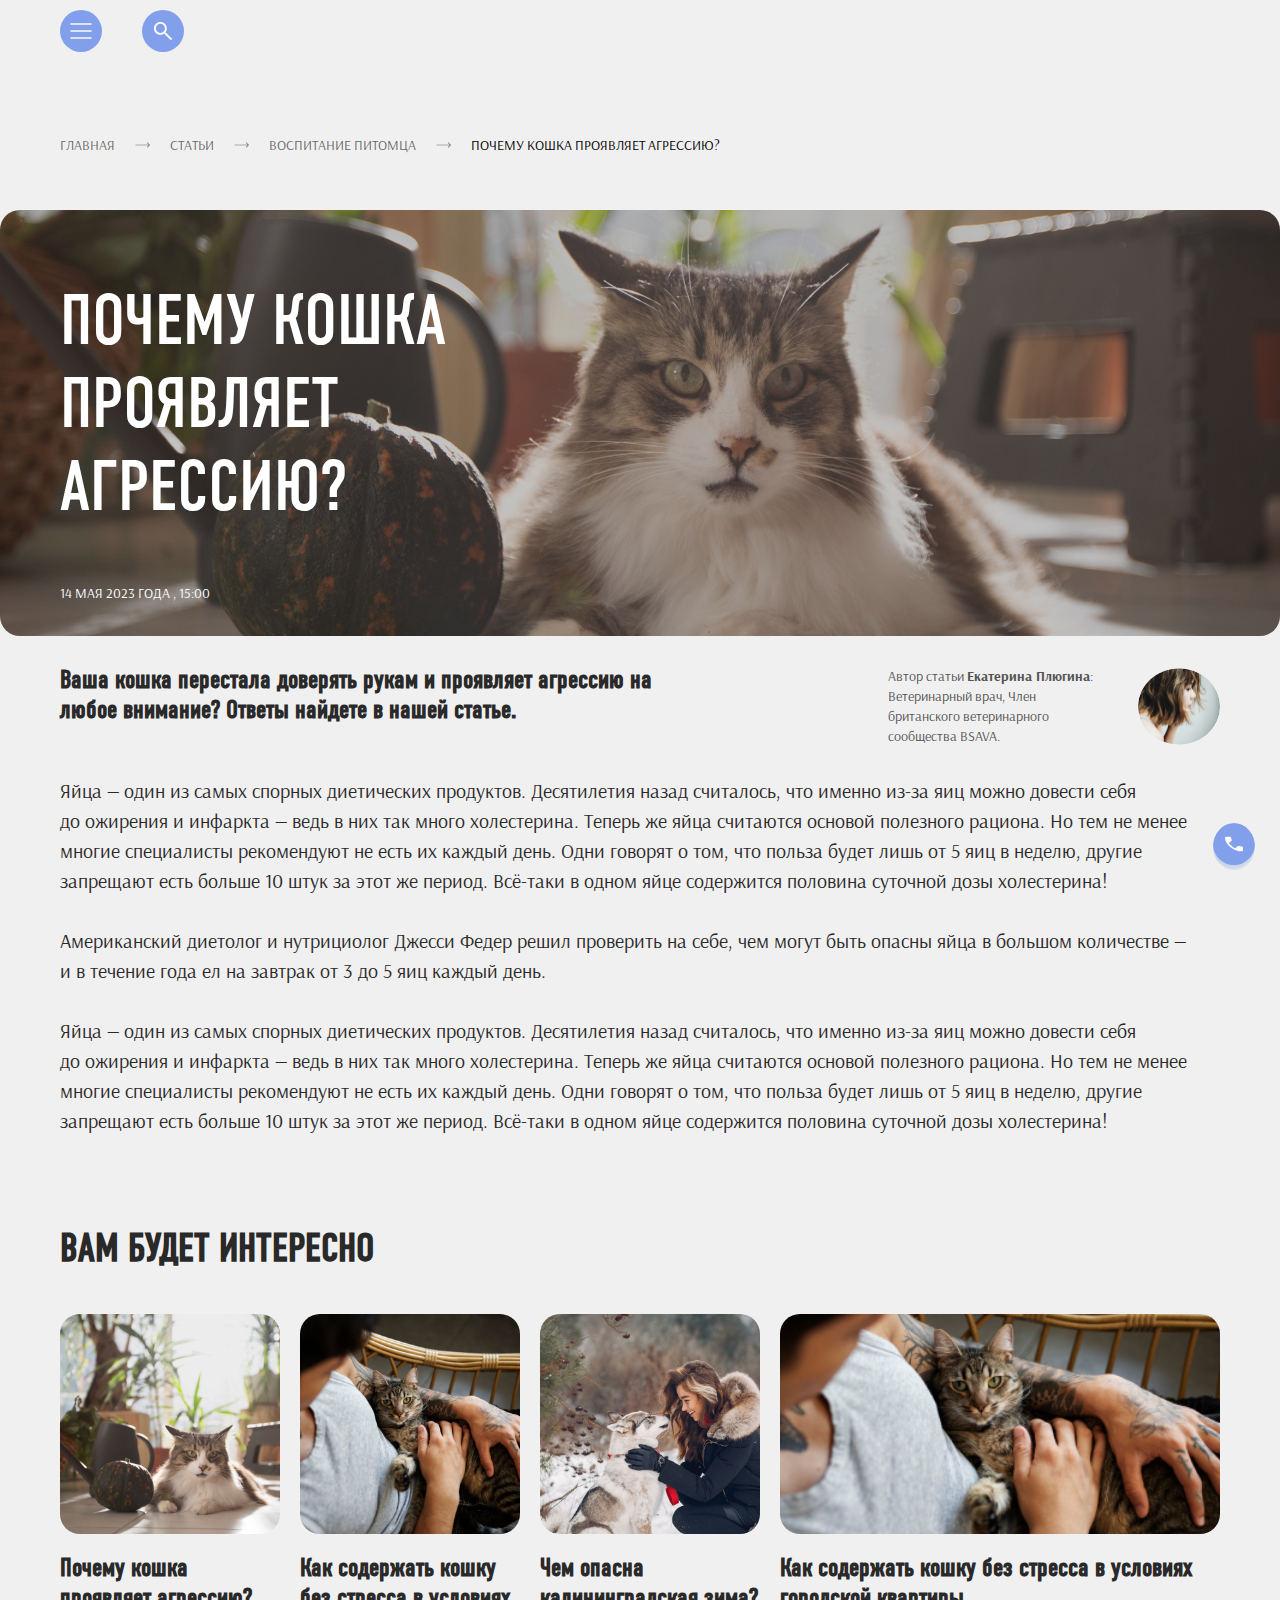
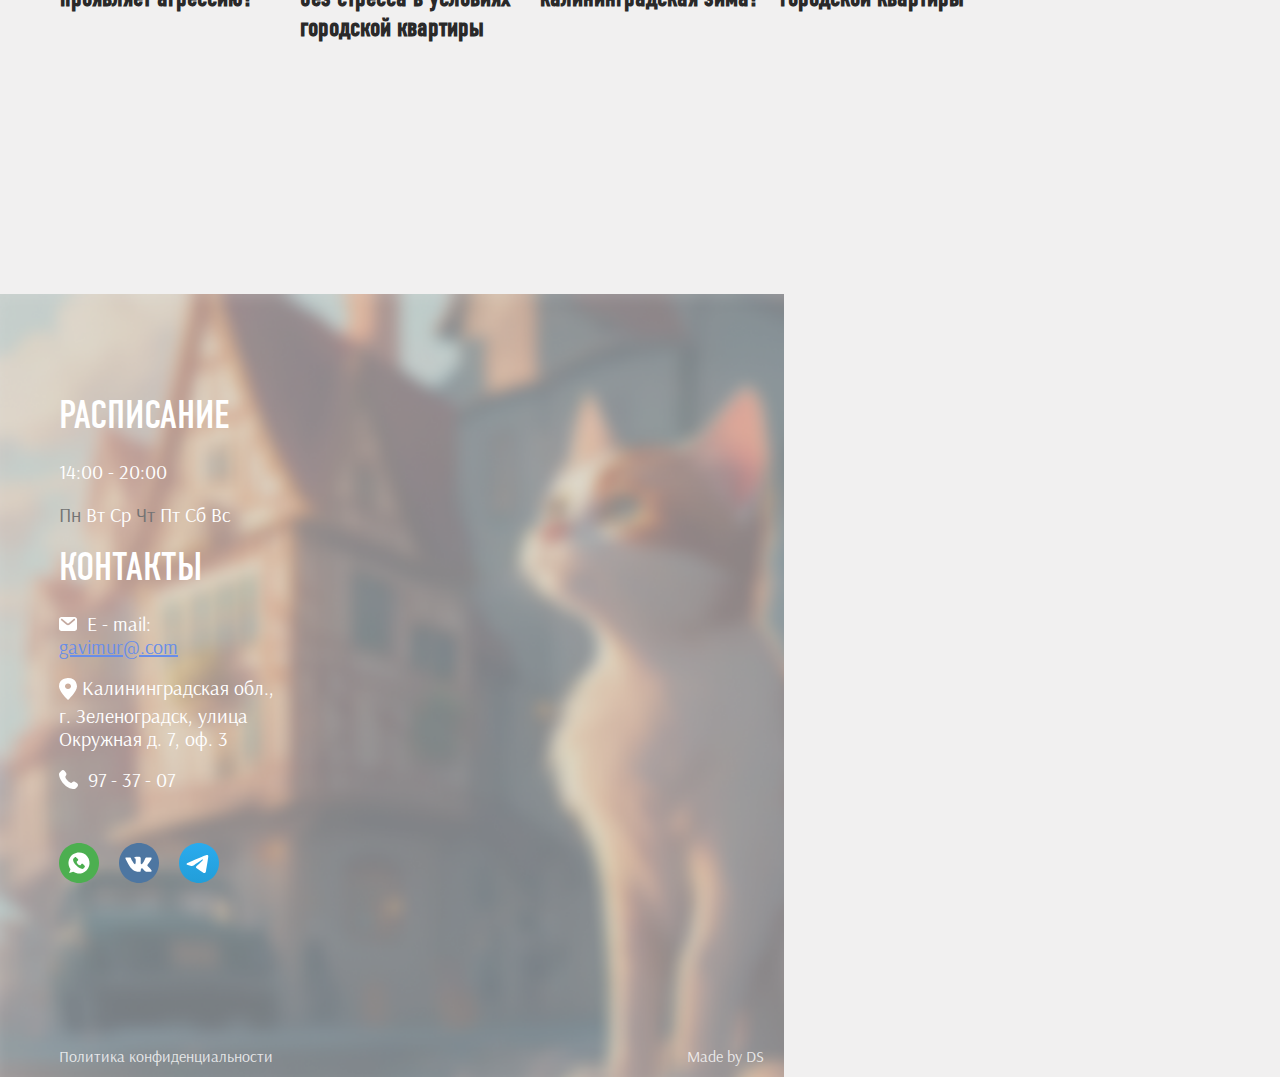
<file: articleText.html>
<!DOCTYPE html>
<html lang="en">

<head>
    <meta charset="UTF-8">
    <meta name="viewport" content="width=device-width, initial-scale=1.0">
    <title>Статьи</title>


    <link rel="stylesheet" href="assets/style.css">
    <link rel="stylesheet" media="screen and (max-width:1600px)" href="assets/style1600.css">
    <link rel="stylesheet" media="screen and (max-width:1200px)" href="assets/style1200.css">
    <link rel="stylesheet" media="screen and (max-width:970px)" href="assets/style970.css">
    <link rel="stylesheet" media="screen and (max-width:740px)" href="assets/style740.css">
    <link rel="stylesheet" media="screen and (max-width:500px)" href="assets/style500.css">

    <link href="https://fonts.googleapis.com/css2?family=Arsenal:ital,wght@0,400;0,700;1,400;1,700&family=Noto+Rashi+Hebrew:wght@100;200;300;400;500;600;700;800;900&display=swap" rel="stylesheet">
</head>

<body>
 <section>
        <div class="header">
            <div class="wrapper">
                <div class="main_nav nav">
                    <span class="svg burger menu color_hover cursor" id="menuBurger">
                        <svg xmlns="http://www.w3.org/2000/svg" width="42" height="42" viewBox="0 0 42 42" fill="none">
                            <path d="M11 14H31" stroke="white" stroke-width="1.5" stroke-linecap="round" stroke-linejoin="round" />
                            <path d="M11 21H31" stroke="white" stroke-width="1.5" stroke-linecap="round" />
                            <path d="M11 28H31" stroke="white" stroke-width="1.5" stroke-linecap="round" />
                        </svg>
                    </span>
                    <span class="svg search menu mobile_none color_hover cursor" id="navSearch">
                        <svg xmlns="http://www.w3.org/2000/svg" width="18" height="18" viewBox="0 0 18 18" fill="none" id="searchNavWhite">
                            <path d="M16.5507 17.867C15.8937 17.3707 10.1814 11.5043 10.1814 11.5043C9.69696 11.9033 9.13308 12.2163 8.48977 12.4431C7.84645 12.6699 7.15885 12.7834 6.42695 12.7834C4.63187 12.7834 3.11194 12.1608 1.86716 10.9157C0.622388 9.67057 0 8.16257 0 6.39169C0 4.6208 0.622828 3.1128 1.86848 1.86769C3.11414 0.622564 4.62549 0 6.40253 0C8.1796 0 9.68824 0.622564 10.9285 1.86769C12.1687 3.1128 12.7888 4.62161 12.7888 6.39413C12.7888 7.10538 12.6781 7.7808 12.4567 8.4204C12.2353 9.06 11.914 9.6484 11.4929 10.1856C11.4929 10.1856 17.3837 15.7089 17.8804 16.5398C18.3771 17.3707 17.2077 18.3633 16.5507 17.867ZM6.41206 10.9344C7.67261 10.9344 8.74225 10.4915 9.62099 9.60576C10.4997 8.71996 10.9391 7.6486 10.9391 6.39169C10.9391 5.13477 10.4995 4.06341 9.62041 3.17763C8.74129 2.29182 7.67184 1.84892 6.41206 1.84892C5.14324 1.84892 4.06564 2.29182 3.17927 3.17763C2.29291 4.06341 1.84973 5.13477 1.84973 6.39169C1.84973 7.6486 2.29272 8.71996 3.17871 9.60576C4.06469 10.4915 5.14247 10.9344 6.41206 10.9344Z" fill="white" />
                        </svg>
                        <svg xmlns="http://www.w3.org/2000/svg" width="18" height="18" viewBox="0 0 18 18" fill="none" style="display: none" id="searchNavBlack">
                            <path d="M16.5507 17.867C15.8937 17.3707 10.1814 11.5043 10.1814 11.5043C9.69696 11.9033 9.13308 12.2163 8.48977 12.4431C7.84645 12.6699 7.15885 12.7834 6.42695 12.7834C4.63187 12.7834 3.11194 12.1608 1.86716 10.9157C0.622388 9.67057 0 8.16257 0 6.39169C0 4.6208 0.622828 3.1128 1.86848 1.86769C3.11414 0.622564 4.62549 0 6.40253 0C8.1796 0 9.68824 0.622564 10.9285 1.86769C12.1687 3.1128 12.7888 4.62161 12.7888 6.39413C12.7888 7.10538 12.6781 7.7808 12.4567 8.4204C12.2353 9.06 11.914 9.6484 11.4929 10.1856C11.4929 10.1856 17.3837 15.7089 17.8804 16.5398C18.3771 17.3707 17.2077 18.3633 16.5507 17.867ZM6.41206 10.9344C7.67261 10.9344 8.74225 10.4915 9.62099 9.60576C10.4997 8.71996 10.9391 7.6486 10.9391 6.39169C10.9391 5.13477 10.4995 4.06341 9.62041 3.17763C8.74129 2.29182 7.67184 1.84892 6.41206 1.84892C5.14324 1.84892 4.06564 2.29182 3.17927 3.17763C2.29291 4.06341 1.84973 5.13477 1.84973 6.39169C1.84973 7.6486 2.29272 8.71996 3.17871 9.60576C4.06469 10.4915 5.14247 10.9344 6.41206 10.9344Z" fill="#545454" />
                        </svg>

                        <form action="#" style="display: none" id="searchNavForm">
                            <input type="text">
                            <input type="submit" value="Найти">
                        </form>

                        <span class="search_close" style="display: none" id="searchNavClose" data-close="true">
                            <svg xmlns="http://www.w3.org/2000/svg" width="14" height="14" viewBox="0 0 14 14" fill="none" data-close="true" class="close_black">
                                <path data-close="true" d="M1.40579 13.6478L1.02367 13.7349C0.291312 13.9019 -0.270738 13.0908 0.142857 12.4638L5.58731 7.3596L0.142857 2.25542C-0.239359 1.50112 0.537276 0.684634 1.30975 1.02866L1.40579 1.07143L6.85024 6.1756L12.2947 1.07143L12.5109 0.985798C13.2911 0.676821 14.0097 1.54851 13.5576 2.25542L8.11317 7.3596L13.5576 12.4638C13.9909 13.2257 13.1742 14.0874 12.3902 13.6955L12.2947 13.6478L6.85024 8.54359L1.40579 13.6478Z" fill="#545454" />
                            </svg>
                            <svg xmlns="http://www.w3.org/2000/svg" width="14" height="14" viewBox="0 0 14 14" fill="none" class="close_whiter" data-close="true">
                                <path d="M1.40579 13.6478L1.02367 13.7349C0.291312 13.9019 -0.270738 13.0908 0.142857 12.4638L5.58731 7.3596L0.142857 2.25542C-0.239359 1.50112 0.537276 0.684634 1.30975 1.02866L1.40579 1.07143L6.85024 6.1756L12.2947 1.07143L12.5109 0.985798C13.2911 0.676821 14.0097 1.54851 13.5576 2.25542L8.11317 7.3596L13.5576 12.4638C13.9909 13.2257 13.1742 14.0874 12.3902 13.6955L12.2947 13.6478L6.85024 8.54359L1.40579 13.6478Z" fill="white" data-close="true" />
                            </svg>
                        </span>
                    </span>
                </div>
                <div class="mobile_flex_header">
                    <svg class="cursor" xmlns="http://www.w3.org/2000/svg" width="60" height="55" viewBox="0 0 60 55" fill="none" id="mobileInfoOpen">
                        <path d="M19.4224 0.057415C18.4804 0.236767 17.7697 0.572477 16.963 1.2301C16.3087 1.75896 15.8405 2.29702 15.3893 3.02822C12.6986 7.41545 13.6068 14.6539 17.3805 18.802C17.8938 19.3677 18.785 20.1127 19.3942 20.4852C21.391 21.713 23.6361 21.7774 25.4355 20.6599C27.28 19.5102 28.5435 17.2936 29.023 14.3642C29.1414 13.61 29.164 11.2738 29.0512 10.5012C28.5886 7.27289 27.4097 4.601 25.5652 2.58214C25.1026 2.08088 24.1945 1.32668 23.6248 0.972572C23.0945 0.646059 22.0905 0.222971 21.5659 0.108002C21.0977 0.00222969 19.8624 -0.025362 19.4224 0.057415Z" fill="#668BE9" fill-opacity="0.8" />
                        <path d="M41.5993 0.986233C39.845 1.26676 38.0117 2.36127 36.4944 4.02602C34.5427 6.16445 33.2227 8.9927 32.7264 12.1107C32.5684 13.104 32.5853 15.3206 32.7546 16.222C33.1494 18.2776 33.9899 19.8504 35.2478 20.8713C36.3252 21.7543 37.6789 22.1636 39.0553 22.0302C42.3326 21.6991 45.5647 18.7835 47.2908 14.5986C48.7235 11.1265 48.8758 7.4705 47.7026 4.68365C46.5575 1.96577 44.2335 0.558546 41.5993 0.986233Z" fill="#668BE9" fill-opacity="0.8" />
                        <path d="M5.21141 15.9966C2.90434 16.2956 1.16699 17.8132 0.382921 20.2229C-0.0626989 21.6071 -0.124747 23.5156 0.22498 25.1942C1.03161 29.1031 3.80686 32.6948 7.08978 34.0836C8.77073 34.7918 10.446 34.916 11.8844 34.4285C14.0054 33.7111 15.3986 31.8532 15.8555 29.1261C15.9458 28.5789 15.9458 26.9555 15.8499 26.3209C15.1166 21.253 11.2865 16.806 7.02773 16.0656C6.52571 15.9782 5.63447 15.9461 5.21141 15.9966Z" fill="#668BE9" fill-opacity="0.8" />
                        <path d="M53.0137 19.7216C50.983 20.0757 48.9918 21.2392 47.3391 23.0419C45.5453 25.001 44.3382 27.5579 43.9885 30.1332C43.8982 30.8046 43.9152 32.2486 44.0167 32.8971C44.7049 37.2567 48.3375 39.3491 52.4496 37.7672C54.6552 36.9164 56.652 35.1643 58.0791 32.8327C60.7867 28.4178 60.6118 23.2442 57.6673 20.8483C56.4264 19.8365 54.7172 19.4226 53.0137 19.7216Z" fill="#668BE9" fill-opacity="0.8" />
                        <path d="M28.508 27.9028C24.7738 28.4455 20.0638 31.6416 15.8896 36.4611C12.6236 40.2367 10.3222 44.302 9.63404 47.5212C9.47046 48.2938 9.45354 49.6734 9.6002 50.2022C9.83147 51.0254 10.2207 51.5681 10.9765 52.1429C12.2401 53.0949 13.7574 53.6559 15.6584 53.8721C16.6455 53.9824 18.6423 53.9411 19.9115 53.7847C21.6094 53.5686 23.0421 53.288 26.2517 52.5338C29.3541 51.8072 30.2228 51.6555 31.0802 51.7015C32.1689 51.7612 32.9868 51.9774 35.3333 52.819C37.0143 53.4214 37.9506 53.7065 38.7516 53.8675C41.7412 54.4561 44.257 53.6881 46.8461 51.3979C47.6189 50.7173 47.8558 50.3862 48.0984 49.6642C48.2337 49.2503 48.245 49.1583 48.245 48.188C48.245 47.3096 48.2281 47.0613 48.1153 46.5554C47.4497 43.488 45.4698 39.7814 42.6099 36.2542C39.2085 32.0601 35.2149 29.0387 31.8812 28.1419C30.6684 27.8154 29.6362 27.7418 28.508 27.9028Z" fill="#668BE9" fill-opacity="0.8" />
                    </svg>

                    <svg xmlns="http://www.w3.org/2000/svg" width="60" height="60" viewBox="0 0 60 60" fill="none" id="navMobileOpen" class="cursor">
                        <circle cx="30" cy="30" r="30" fill="#668BE9" fill-opacity="0.8" />
                        <path d="M15.7148 20H44.2863" stroke="white" stroke-width="1.5" stroke-linecap="round" stroke-linejoin="round" />
                        <path d="M15.7148 30H44.2863" stroke="white" stroke-width="1.5" stroke-linecap="round" />
                        <path d="M15.7148 40H44.2863" stroke="white" stroke-width="1.5" stroke-linecap="round" />
                    </svg>
                </div>
            </div>
        </div>
    </section>

    <section>
        <div class="nav_window" id="nav" style="display: none">
            <div class="wrapper nav_flex">
                <nav>
                    <ul id="CloseMenu">
                        <li><a href="index.html">Главная</a></li>
                        <span class="array_animation cursor" id="navClose">

                            <svg class="array" xmlns="http://www.w3.org/2000/svg" width="42" height="42" viewBox="0 0 42 42" fill="none">
                                0
                                <circle cx="21" cy="21" r="21" fill="#668BE9" fill-opacity="0.8" />
                                <path d="M19.9024 14L12 21M12 21L19.9024 28M12 21H30" stroke="white" stroke-width="1.5" stroke-linecap="round" stroke-linejoin="round" />
                            </svg>

                            <svg class="array_hover" xmlns="http://www.w3.org/2000/svg" width="42" height="42" viewBox="0 0 42 42" fill="none">
                                0
                                <circle cx="21" cy="21" r="21" fill="#3B6BE3" fill-opacity="0.8" />
                                <path d="M19.9024 14L12 21M12 21L19.9024 28M12 21H30" stroke="white" stroke-width="1.5" stroke-linecap="round" stroke-linejoin="round" />
                            </svg>
                        </span>

                    </ul>

                </nav>

                <div class="nav_info">
                    <div class="footer_info__content nav_info">
                        <p class="title footer_title nav_title">Расписание</p>
                        <p class="footer_text">14:00 - 20:00</p>
                        <p class="footer_text weekday"><span class="gray">Пн</span> Вт Ср <span class="gray">Чт</span> Пт Сб Вс</p>
                        <p class="title footer_title">Контакты</p>
                        <div class="email footer_contact">
                            <svg xmlns="http://www.w3.org/2000/svg" xmlns:xlink="http://www.w3.org/1999/xlink" width="18" height="18" viewBox="0 0 18 18" fill="none">
                                <rect width="18" height="18" fill="url(#pattern0)" />
                                <defs>
                                    <pattern id="pattern0" patternContentUnits="objectBoundingBox" width="1" height="1">
                                        <use xlink:href="#image0_1208_1671" transform="scale(0.00195312)" />
                                    </pattern>
                                    <image id="image0_1208_1671" width="512" height="512" xlink:href="[data-uri]" />
                                </defs>
                            </svg>
                            <p class="footer_text">E - mail: </p>

                        </div>
                        <a href="404.html" class="footer_text footer_email">gavimur@.com </a>
                        <div class="adress footer_contact">
                            <svg xmlns="http://www.w3.org/2000/svg" width="18" height="22" viewBox="0 0 18 22" fill="none">
                                <path d="M9 0C9 0 0 1.90735e-06 0 8.24942C0 8.24942 9.53674e-07 13.7506 9 22C9 22 18 13.7506 18 8.24942C17.9951 8.24942 17.9951 0 9 0ZM9 10.9977C7.3412 10.9977 5.99835 9.76491 5.99835 8.24942C5.99835 6.7293 7.3412 5.50116 9 5.50116C10.6588 5.50116 12.0016 6.73394 12.0016 8.24942C11.9967 9.76491 10.6539 10.9977 9 10.9977Z" fill="white" />
                            </svg>
                            <p class="footer_text">Калининградская обл., г. Зеленоградск, улица Окружная д. 7, оф. 3</p>
                        </div>
                        <div class="tel footer_contact">
                            <svg xmlns="http://www.w3.org/2000/svg" width="19" height="19" viewBox="0 0 19 19" fill="none">
                                <path d="M13.2538 12.1893L12.7729 12.6954C12.7729 12.6954 11.6302 13.8985 8.51104 10.6145C5.3919 7.33068 6.53462 6.12759 6.53462 6.12759L6.83735 5.80885C7.58321 5.02366 7.65351 3.76302 7.00276 2.84272L5.67177 0.960147C4.8664 -0.178917 3.31017 -0.329387 2.38708 0.642455L0.730284 2.38676C0.272574 2.86865 -0.0341491 3.49331 0.00304865 4.18628C0.0982069 5.95911 0.855746 9.77351 5.08287 14.2239C9.56554 18.9433 13.7716 19.1308 15.4916 18.961C16.0357 18.9074 16.5088 18.614 16.89 18.2126L18.3896 16.634C19.4017 15.5683 19.1163 13.7414 17.8212 12.996L15.8046 11.8352C14.9542 11.3458 13.9183 11.4896 13.2538 12.1893Z" fill="white" />
                            </svg>

                            <a href="404.html" class="footer_text">97 - 37 - 07</a>
                        </div>

                        <div class="social">
                            <span>
                                <a href="404.html">
                                    <svg xmlns="http://www.w3.org/2000/svg" width="40" height="40" viewBox="0 0 40 40" fill="none">
                                        <g clip-path="url(#clip0_1432_2024)">
                                            <path d="M20 40C31.0457 40 40 31.0457 40 20C40 8.95431 31.0457 0 20 0C8.95431 0 0 8.95431 0 20C0 31.0457 8.95431 40 20 40Z" fill="#4CAF50" />
                                            <path d="M20.0008 9.47363C18.0616 9.47437 16.1602 10.0108 14.5065 11.0238C12.8529 12.0367 11.5112 13.4868 10.6294 15.214C9.74773 16.9412 9.3603 18.8784 9.50988 20.8119C9.65947 22.7454 10.3403 24.6 11.4771 26.171L10.1614 30.0815L14.2114 28.7868C15.5815 29.6906 17.1439 30.2614 18.774 30.4537C20.404 30.6461 22.0564 30.4546 23.5993 29.8945C25.1421 29.3344 26.5326 28.4213 27.6597 27.2282C28.7867 26.035 29.6192 24.5947 30.0905 23.0225C30.5618 21.4503 30.6589 19.7897 30.3741 18.1732C30.0892 16.5568 29.4303 15.0293 28.45 13.7129C27.4697 12.3965 26.1951 11.3276 24.7281 10.5915C23.261 9.85541 21.6422 9.4726 20.0008 9.47363ZM25.5956 24.3605L24.4745 25.4815C23.2956 26.6605 20.1693 25.3631 17.3982 22.5868C14.6271 19.8105 13.385 16.6921 14.5061 15.5263L15.6271 14.4052C15.8442 14.2057 16.1283 14.0949 16.4232 14.0949C16.7181 14.0949 17.0022 14.2057 17.2193 14.4052L18.8719 16.0526C19.0066 16.1836 19.1055 16.347 19.159 16.5272C19.2125 16.7074 19.2188 16.8983 19.1773 17.0816C19.1358 17.2649 19.048 17.4345 18.9222 17.5741C18.7963 17.7137 18.6368 17.8187 18.4587 17.8789C18.1961 17.9628 17.9759 18.1448 17.8441 18.3869C17.7122 18.6291 17.6788 18.9127 17.7508 19.1789C18.0456 20.4157 19.6377 21.95 20.8193 22.2447C21.084 22.3002 21.3599 22.2584 21.5963 22.127C21.8327 21.9955 22.0137 21.7831 22.1061 21.5289C22.1657 21.3483 22.271 21.1862 22.4119 21.0585C22.5528 20.9307 22.7244 20.8417 22.91 20.8001C23.0956 20.7585 23.2888 20.7657 23.4707 20.821C23.6527 20.8763 23.8172 20.9779 23.9482 21.1157L25.5982 22.7684C25.7974 22.9858 25.9077 23.2701 25.9072 23.5649C25.9067 23.8598 25.7955 24.1437 25.5956 24.3605Z" fill="white" />
                                        </g>
                                        <defs>
                                            <clipPath id="clip0_1432_2024">
                                                <rect width="40" height="40" fill="white" />
                                            </clipPath>
                                        </defs>
                                    </svg>
                                </a>
                            </span>
                            <span>
                                <a href="404.html">
                                    <svg xmlns="http://www.w3.org/2000/svg" width="40" height="40" viewBox="0 0 40 40" fill="none">
                                        <g clip-path="url(#clip0_1432_2030)">
                                            <path d="M20 40C31.0457 40 40 31.0457 40 20C40 8.95431 31.0457 0 20 0C8.95431 0 0 8.95431 0 20C0 31.0457 8.95431 40 20 40Z" fill="#4D76A1" />
                                            <path fill-rule="evenodd" clip-rule="evenodd" d="M19.2452 28.7716H20.815C20.815 28.7716 21.2892 28.7196 21.5312 28.4586C21.7541 28.219 21.7469 27.7691 21.7469 27.7691C21.7469 27.7691 21.7163 25.6628 22.6938 25.3526C23.6575 25.0471 24.895 27.3883 26.2066 28.2885C27.1985 28.9699 27.9521 28.8205 27.9521 28.8205L31.4592 28.7716C31.4592 28.7716 33.2939 28.6586 32.424 27.2161C32.3527 27.0981 31.9173 26.1491 29.8164 24.1989C27.6174 22.1578 27.9119 22.488 30.5608 18.9574C32.174 16.8072 32.819 15.4945 32.6176 14.9323C32.4254 14.3968 31.2389 14.5383 31.2389 14.5383L27.2901 14.5629C27.2901 14.5629 26.9974 14.523 26.7803 14.6528C26.5681 14.78 26.4316 15.0767 26.4316 15.0767C26.4316 15.0767 25.8066 16.7405 24.9731 18.1556C23.2147 21.1414 22.5117 21.299 22.2243 21.1136C21.5558 20.6815 21.7227 19.3777 21.7227 18.4515C21.7227 15.558 22.1616 14.3515 20.8681 14.0392C20.4389 13.9354 20.123 13.867 19.0253 13.8559C17.6163 13.8413 16.4237 13.8602 15.7485 14.1911C15.2993 14.411 14.9527 14.9013 15.1638 14.9294C15.4248 14.9644 16.0159 15.0888 16.3293 15.5155C16.7339 16.066 16.7197 17.3024 16.7197 17.3024C16.7197 17.3024 16.9521 20.7086 16.1767 21.1318C15.6444 21.422 14.9142 20.8295 13.3466 18.1206C12.5434 16.7331 11.937 15.1993 11.937 15.1993C11.937 15.1993 11.82 14.9127 11.6115 14.7594C11.3583 14.5736 11.0047 14.5144 11.0047 14.5144L7.2523 14.539C7.2523 14.539 6.689 14.5547 6.48222 14.7996C6.29825 15.0175 6.4676 15.4681 6.4676 15.4681C6.4676 15.4681 9.40531 22.3411 12.7316 25.8047C15.7817 28.9802 19.2452 28.7716 19.2452 28.7716Z" fill="white" />
                                        </g>
                                        <defs>
                                            <clipPath id="clip0_1432_2030">
                                                <rect width="40" height="40" fill="white" />
                                            </clipPath>
                                        </defs>
                                    </svg>
                                </a>
                            </span>
                            <span>
                                <a href="404.html">
                                    <svg xmlns="http://www.w3.org/2000/svg" width="40" height="40" viewBox="0 0 40 40" fill="none">
                                        <g clip-path="url(#clip0_1432_2035)">
                                            <path d="M20 40C31.0457 40 40 31.0457 40 20C40 8.9543 31.0457 0 20 0C8.9543 0 0 8.9543 0 20C0 31.0457 8.9543 40 20 40Z" fill="url(#paint0_linear_1432_2035)" />
                                            <path fill-rule="evenodd" clip-rule="evenodd" d="M9.0537 19.7889C14.8841 17.2487 18.772 15.574 20.7172 14.7649C26.2714 12.4548 27.4256 12.0535 28.1778 12.0402C28.3432 12.0373 28.7132 12.0783 28.9528 12.2728C29.3082 12.5612 29.3103 13.1873 29.2708 13.6017C28.9698 16.7642 27.6675 24.4386 27.0049 27.9806C26.7245 29.4794 26.1725 29.982 25.6381 30.0311C24.4767 30.138 23.5947 29.2635 22.4698 28.5262C20.7096 27.3723 19.7151 26.654 18.0064 25.5281C16.0318 24.2268 17.3119 23.5117 18.4372 22.3428C18.7317 22.037 23.849 17.3824 23.9481 16.9601C23.9605 16.9073 23.972 16.7104 23.855 16.6065C23.7381 16.5026 23.5655 16.5381 23.441 16.5664C23.2644 16.6064 20.4524 18.4651 15.0049 22.1423C14.2067 22.6904 13.4837 22.9574 12.836 22.9435C12.1218 22.9281 10.7482 22.5397 9.72706 22.2078C8.47456 21.8006 7.47909 21.5853 7.56581 20.8939C7.61097 20.5337 8.10691 20.1654 9.0537 19.7889Z" fill="white" />
                                        </g>
                                        <defs>
                                            <linearGradient id="paint0_linear_1432_2035" x1="20" y1="0" x2="20" y2="39.6875" gradientUnits="userSpaceOnUse">
                                                <stop stop-color="#2AABEE" />
                                                <stop offset="1" stop-color="#229ED9" />
                                            </linearGradient>
                                            <clipPath id="clip0_1432_2035">
                                                <rect width="40" height="40" fill="white" />
                                            </clipPath>
                                        </defs>
                                    </svg>
                                </a>
                            </span>
                        </div>

                    </div>
                </div>
            </div>
        </div>
    </section>

    <section>
        <div class="nav_window" id="navMobile" style="display: none">
            <div class="wrapper nav_flex">
                <div class="window_close cursor" id="navMobileClose">
                    <svg xmlns="http://www.w3.org/2000/svg" width="60" height="60" viewBox="0 0 60 60" fill="none">
                        <circle cx="30" cy="30" r="30" fill="#668BE9" fill-opacity="0.8" />
                        <path d="M16 20L44 40M44 20L30.2373 30L16.4746 40" stroke="white" stroke-width="1.5" stroke-linecap="round" />
                    </svg>
                </div>
                <nav>
                    <ul id="CloseMenuMobile">
                        <li><a href="index.html">Главная</a></li>
                        
                        <li class="mobile_search">

                            <span class="svg search menu  cursor" id="mobileSearch">
                                <svg xmlns="http://www.w3.org/2000/svg" width="18" height="18" viewBox="0 0 18 18" fill="none" id="searchMobileWhite">
                                    <path d="M16.5507 17.867C15.8937 17.3707 10.1814 11.5043 10.1814 11.5043C9.69696 11.9033 9.13308 12.2163 8.48977 12.4431C7.84645 12.6699 7.15885 12.7834 6.42695 12.7834C4.63187 12.7834 3.11194 12.1608 1.86716 10.9157C0.622388 9.67057 0 8.16257 0 6.39169C0 4.6208 0.622828 3.1128 1.86848 1.86769C3.11414 0.622564 4.62549 0 6.40253 0C8.1796 0 9.68824 0.622564 10.9285 1.86769C12.1687 3.1128 12.7888 4.62161 12.7888 6.39413C12.7888 7.10538 12.6781 7.7808 12.4567 8.4204C12.2353 9.06 11.914 9.6484 11.4929 10.1856C11.4929 10.1856 17.3837 15.7089 17.8804 16.5398C18.3771 17.3707 17.2077 18.3633 16.5507 17.867ZM6.41206 10.9344C7.67261 10.9344 8.74225 10.4915 9.62099 9.60576C10.4997 8.71996 10.9391 7.6486 10.9391 6.39169C10.9391 5.13477 10.4995 4.06341 9.62041 3.17763C8.74129 2.29182 7.67184 1.84892 6.41206 1.84892C5.14324 1.84892 4.06564 2.29182 3.17927 3.17763C2.29291 4.06341 1.84973 5.13477 1.84973 6.39169C1.84973 7.6486 2.29272 8.71996 3.17871 9.60576C4.06469 10.4915 5.14247 10.9344 6.41206 10.9344Z" fill="white" />
                                </svg>
                                <svg xmlns="http://www.w3.org/2000/svg" width="18" height="18" viewBox="0 0 18 18" fill="none" style="display: none" id="searchMobileBlack">
                                    <path d="M16.5507 17.867C15.8937 17.3707 10.1814 11.5043 10.1814 11.5043C9.69696 11.9033 9.13308 12.2163 8.48977 12.4431C7.84645 12.6699 7.15885 12.7834 6.42695 12.7834C4.63187 12.7834 3.11194 12.1608 1.86716 10.9157C0.622388 9.67057 0 8.16257 0 6.39169C0 4.6208 0.622828 3.1128 1.86848 1.86769C3.11414 0.622564 4.62549 0 6.40253 0C8.1796 0 9.68824 0.622564 10.9285 1.86769C12.1687 3.1128 12.7888 4.62161 12.7888 6.39413C12.7888 7.10538 12.6781 7.7808 12.4567 8.4204C12.2353 9.06 11.914 9.6484 11.4929 10.1856C11.4929 10.1856 17.3837 15.7089 17.8804 16.5398C18.3771 17.3707 17.2077 18.3633 16.5507 17.867ZM6.41206 10.9344C7.67261 10.9344 8.74225 10.4915 9.62099 9.60576C10.4997 8.71996 10.9391 7.6486 10.9391 6.39169C10.9391 5.13477 10.4995 4.06341 9.62041 3.17763C8.74129 2.29182 7.67184 1.84892 6.41206 1.84892C5.14324 1.84892 4.06564 2.29182 3.17927 3.17763C2.29291 4.06341 1.84973 5.13477 1.84973 6.39169C1.84973 7.6486 2.29272 8.71996 3.17871 9.60576C4.06469 10.4915 5.14247 10.9344 6.41206 10.9344Z" fill="#545454" />
                                </svg>

                                <form action="#" style="display: none" id="searchMobileForm">
                                    <input type="text">
                                    <input type="submit" value="Найти" class="mobileSearchButton">
                                </form>

                                <span class="search_close" style="display: none" id="searchMobileClose" data-close="true">
                                    <svg xmlns="http://www.w3.org/2000/svg" width="14" height="14" viewBox="0 0 14 14" fill="none" data-close="true" class="close_black">
                                        <path data-close="true" d="M1.40579 13.6478L1.02367 13.7349C0.291312 13.9019 -0.270738 13.0908 0.142857 12.4638L5.58731 7.3596L0.142857 2.25542C-0.239359 1.50112 0.537276 0.684634 1.30975 1.02866L1.40579 1.07143L6.85024 6.1756L12.2947 1.07143L12.5109 0.985798C13.2911 0.676821 14.0097 1.54851 13.5576 2.25542L8.11317 7.3596L13.5576 12.4638C13.9909 13.2257 13.1742 14.0874 12.3902 13.6955L12.2947 13.6478L6.85024 8.54359L1.40579 13.6478Z" fill="#545454" />
                                    </svg>
                                    <svg xmlns="http://www.w3.org/2000/svg" width="14" height="14" viewBox="0 0 14 14" fill="none" class="close_whiter close_whiter__mobile" data-close="true">
                                        <path d="M1.40579 13.6478L1.02367 13.7349C0.291312 13.9019 -0.270738 13.0908 0.142857 12.4638L5.58731 7.3596L0.142857 2.25542C-0.239359 1.50112 0.537276 0.684634 1.30975 1.02866L1.40579 1.07143L6.85024 6.1756L12.2947 1.07143L12.5109 0.985798C13.2911 0.676821 14.0097 1.54851 13.5576 2.25542L8.11317 7.3596L13.5576 12.4638C13.9909 13.2257 13.1742 14.0874 12.3902 13.6955L12.2947 13.6478L6.85024 8.54359L1.40579 13.6478Z" fill="white" data-close="true" />
                                    </svg>
                                </span>
                            </span>
                        </li>
                    </ul>

                </nav>
            </div>

        </div>
    </section>

    <section>
        <div class="nav_window" id="navInfoMobile" style="display: none">
            <div class="wrapper nav_flex">
                <div class="nav_info">
                    <div class="footer_info__content nav_info">
                        <p class="title footer_title nav_title">Расписание</p>
                        <p class="footer_text">14:00 - 20:00</p>
                        <p class="footer_text weekday"><span class="gray">Пн</span> Вт Ср <span class="gray">Чт</span> Пт Сб Вс</p>
                        <p class="title footer_title">Контакты</p>
                        <div class="email footer_contact">
                            <svg xmlns="http://www.w3.org/2000/svg" width="20" height="15" viewBox="0 0 20 15" fill="none">
                                <path fill-rule="evenodd" clip-rule="evenodd" d="M3.96802 4.05627e-07H16.032C16.4706 -8.96937e-06 16.8491 -1.84309e-05 17.1624 0.0200159C17.4922 0.0411191 17.8221 0.0875256 18.1481 0.214088C18.8831 0.499538 19.4672 1.04707 19.7716 1.7362C19.9066 2.04176 19.9561 2.35105 19.9787 2.66027C20 2.95395 20 3.30878 20 3.72001V11.28C20 11.6912 20 12.046 19.9787 12.3397C19.9561 12.6489 19.9066 12.9582 19.7716 13.2638C19.4672 13.9529 18.8831 14.5005 18.1481 14.7859C17.8221 14.9124 17.4922 14.9588 17.1624 14.98C16.8491 15 16.4706 15 16.032 15H3.96801C3.52936 15 3.15088 15 2.83762 14.98C2.50779 14.9588 2.17788 14.9124 1.85195 14.7859C1.11687 14.5005 0.53284 13.9529 0.22836 13.2638C0.0933604 12.9582 0.0438603 12.6489 0.0213503 12.3397C-1.96602e-05 12.046 -9.56733e-06 11.6912 4.32668e-07 11.28V3.72002C-9.56733e-06 3.30878 -1.96602e-05 2.95395 0.0213503 2.66027C0.0438603 2.35105 0.0933604 2.04176 0.22836 1.7362C0.53284 1.04707 1.11687 0.499538 1.85195 0.214088C2.17788 0.0875256 2.50779 0.0411191 2.83762 0.0200159C3.15088 -1.84309e-05 3.52937 -8.96937e-06 3.96802 4.05627e-07ZM2.31745 2.13541C2.68114 1.74576 3.3129 1.70627 3.72854 2.04722L9.3415 6.65156C9.7185 6.96084 10.2815 6.96084 10.6585 6.65156L16.2715 2.04722C16.6871 1.70627 17.3189 1.74576 17.6825 2.13541C18.0462 2.52507 18.0041 3.11735 17.5885 3.4583L11.9755 8.06269C10.8444 8.99053 9.1556 8.99053 8.0245 8.06269L2.41153 3.4583C1.99589 3.11735 1.95377 2.52507 2.31745 2.13541Z" fill="white" />
                            </svg>
                            <p class="footer_text">E - mail: </p>

                        </div>
                        <a href="404.html" class="footer_text footer_email">gavimur@.com </a>
                        <div class="adress footer_contact">

                            <p class="footer_text nav_address__mobile">
                                <svg xmlns="http://www.w3.org/2000/svg" width="18" height="22" viewBox="0 0 18 22" fill="none">
                                    <path d="M9 0C9 0 0 1.90735e-06 0 8.24942C0 8.24942 9.53674e-07 13.7506 9 22C9 22 18 13.7506 18 8.24942C17.9951 8.24942 17.9951 0 9 0ZM9 10.9977C7.3412 10.9977 5.99835 9.76491 5.99835 8.24942C5.99835 6.7293 7.3412 5.50116 9 5.50116C10.6588 5.50116 12.0016 6.73394 12.0016 8.24942C11.9967 9.76491 10.6539 10.9977 9 10.9977Z" fill="white" />
                                </svg>

                                <span class="city_mobile">Калининградская обл.,</span><br>г. Зеленоградск, улица Окружная д. 7, оф. 3
                            </p>
                        </div>
                        <div class="tel footer_contact">
                            <svg xmlns="http://www.w3.org/2000/svg" width="29" height="29" viewBox="0 0 29 29" fill="none">
                                <path d="M20.2294 18.6047L19.4956 19.3772C19.4956 19.3772 17.7514 21.2136 12.9905 16.2011C8.22974 11.1889 9.97389 9.35264 9.97389 9.35264L10.436 8.86614C11.5744 7.66768 11.6817 5.74356 10.6884 4.33888L8.65691 1.46549C7.42766 -0.273084 5.05237 -0.502748 3.64344 0.980589L1.11464 3.64295C0.416034 4.37846 -0.0521223 5.3319 0.0046532 6.38958C0.149895 9.09548 1.30614 14.9175 7.75807 21.7101C14.6 28.9134 21.0198 29.1997 23.6451 28.9405C24.4755 28.8587 25.1976 28.4109 25.7795 27.7981L28.0683 25.3887C29.6132 23.7621 29.1775 20.9737 27.2008 19.8361L24.1228 18.0643C22.8249 17.3173 21.2438 17.5367 20.2294 18.6047Z" fill="white" />
                            </svg>

                            <a href="404.html" class="footer_text nav_tel__mobile">97 - 37 - 07</a>
                        </div>

                        <div class="social">
                            <span>
                                <a href="404.html">
                                    <svg xmlns="http://www.w3.org/2000/svg" width="40" height="40" viewBox="0 0 40 40" fill="none">
                                        <g clip-path="url(#clip0_1432_2024)">
                                            <path d="M20 40C31.0457 40 40 31.0457 40 20C40 8.95431 31.0457 0 20 0C8.95431 0 0 8.95431 0 20C0 31.0457 8.95431 40 20 40Z" fill="#4CAF50" />
                                            <path d="M20.0008 9.47363C18.0616 9.47437 16.1602 10.0108 14.5065 11.0238C12.8529 12.0367 11.5112 13.4868 10.6294 15.214C9.74773 16.9412 9.3603 18.8784 9.50988 20.8119C9.65947 22.7454 10.3403 24.6 11.4771 26.171L10.1614 30.0815L14.2114 28.7868C15.5815 29.6906 17.1439 30.2614 18.774 30.4537C20.404 30.6461 22.0564 30.4546 23.5993 29.8945C25.1421 29.3344 26.5326 28.4213 27.6597 27.2282C28.7867 26.035 29.6192 24.5947 30.0905 23.0225C30.5618 21.4503 30.6589 19.7897 30.3741 18.1732C30.0892 16.5568 29.4303 15.0293 28.45 13.7129C27.4697 12.3965 26.1951 11.3276 24.7281 10.5915C23.261 9.85541 21.6422 9.4726 20.0008 9.47363ZM25.5956 24.3605L24.4745 25.4815C23.2956 26.6605 20.1693 25.3631 17.3982 22.5868C14.6271 19.8105 13.385 16.6921 14.5061 15.5263L15.6271 14.4052C15.8442 14.2057 16.1283 14.0949 16.4232 14.0949C16.7181 14.0949 17.0022 14.2057 17.2193 14.4052L18.8719 16.0526C19.0066 16.1836 19.1055 16.347 19.159 16.5272C19.2125 16.7074 19.2188 16.8983 19.1773 17.0816C19.1358 17.2649 19.048 17.4345 18.9222 17.5741C18.7963 17.7137 18.6368 17.8187 18.4587 17.8789C18.1961 17.9628 17.9759 18.1448 17.8441 18.3869C17.7122 18.6291 17.6788 18.9127 17.7508 19.1789C18.0456 20.4157 19.6377 21.95 20.8193 22.2447C21.084 22.3002 21.3599 22.2584 21.5963 22.127C21.8327 21.9955 22.0137 21.7831 22.1061 21.5289C22.1657 21.3483 22.271 21.1862 22.4119 21.0585C22.5528 20.9307 22.7244 20.8417 22.91 20.8001C23.0956 20.7585 23.2888 20.7657 23.4707 20.821C23.6527 20.8763 23.8172 20.9779 23.9482 21.1157L25.5982 22.7684C25.7974 22.9858 25.9077 23.2701 25.9072 23.5649C25.9067 23.8598 25.7955 24.1437 25.5956 24.3605Z" fill="white" />
                                        </g>
                                        <defs>
                                            <clipPath id="clip0_1432_2024">
                                                <rect width="40" height="40" fill="white" />
                                            </clipPath>
                                        </defs>
                                    </svg>
                                </a>
                            </span>
                            <span>
                                <a href="404.html">
                                    <svg xmlns="http://www.w3.org/2000/svg" width="40" height="40" viewBox="0 0 40 40" fill="none">
                                        <g clip-path="url(#clip0_1432_2030)">
                                            <path d="M20 40C31.0457 40 40 31.0457 40 20C40 8.95431 31.0457 0 20 0C8.95431 0 0 8.95431 0 20C0 31.0457 8.95431 40 20 40Z" fill="#4D76A1" />
                                            <path fill-rule="evenodd" clip-rule="evenodd" d="M19.2452 28.7716H20.815C20.815 28.7716 21.2892 28.7196 21.5312 28.4586C21.7541 28.219 21.7469 27.7691 21.7469 27.7691C21.7469 27.7691 21.7163 25.6628 22.6938 25.3526C23.6575 25.0471 24.895 27.3883 26.2066 28.2885C27.1985 28.9699 27.9521 28.8205 27.9521 28.8205L31.4592 28.7716C31.4592 28.7716 33.2939 28.6586 32.424 27.2161C32.3527 27.0981 31.9173 26.1491 29.8164 24.1989C27.6174 22.1578 27.9119 22.488 30.5608 18.9574C32.174 16.8072 32.819 15.4945 32.6176 14.9323C32.4254 14.3968 31.2389 14.5383 31.2389 14.5383L27.2901 14.5629C27.2901 14.5629 26.9974 14.523 26.7803 14.6528C26.5681 14.78 26.4316 15.0767 26.4316 15.0767C26.4316 15.0767 25.8066 16.7405 24.9731 18.1556C23.2147 21.1414 22.5117 21.299 22.2243 21.1136C21.5558 20.6815 21.7227 19.3777 21.7227 18.4515C21.7227 15.558 22.1616 14.3515 20.8681 14.0392C20.4389 13.9354 20.123 13.867 19.0253 13.8559C17.6163 13.8413 16.4237 13.8602 15.7485 14.1911C15.2993 14.411 14.9527 14.9013 15.1638 14.9294C15.4248 14.9644 16.0159 15.0888 16.3293 15.5155C16.7339 16.066 16.7197 17.3024 16.7197 17.3024C16.7197 17.3024 16.9521 20.7086 16.1767 21.1318C15.6444 21.422 14.9142 20.8295 13.3466 18.1206C12.5434 16.7331 11.937 15.1993 11.937 15.1993C11.937 15.1993 11.82 14.9127 11.6115 14.7594C11.3583 14.5736 11.0047 14.5144 11.0047 14.5144L7.2523 14.539C7.2523 14.539 6.689 14.5547 6.48222 14.7996C6.29825 15.0175 6.4676 15.4681 6.4676 15.4681C6.4676 15.4681 9.40531 22.3411 12.7316 25.8047C15.7817 28.9802 19.2452 28.7716 19.2452 28.7716Z" fill="white" />
                                        </g>
                                        <defs>
                                            <clipPath id="clip0_1432_2030">
                                                <rect width="40" height="40" fill="white" />
                                            </clipPath>
                                        </defs>
                                    </svg>
                                </a>
                            </span>
                            <span>
                                <a href="404.html">
                                    <svg xmlns="http://www.w3.org/2000/svg" width="40" height="40" viewBox="0 0 40 40" fill="none">
                                        <g clip-path="url(#clip0_1514_2566)">
                                            <path d="M20 40C31.0457 40 40 31.0457 40 20C40 8.9543 31.0457 0 20 0C8.9543 0 0 8.9543 0 20C0 31.0457 8.9543 40 20 40Z" fill="url(#paint0_linear_1514_2566)" />
                                            <path fill-rule="evenodd" clip-rule="evenodd" d="M9.05175 19.7889C14.8821 17.2487 18.77 15.574 20.7153 14.7649C26.2695 12.4548 27.4236 12.0535 28.1758 12.0402C28.3413 12.0373 28.7112 12.0783 28.9508 12.2728C29.3063 12.5612 29.3083 13.1873 29.2689 13.6017C28.9678 16.7642 27.6655 24.4386 27.0029 27.9806C26.7225 29.4794 26.1705 29.982 25.6361 30.0311C24.4747 30.138 23.5928 29.2635 22.4678 28.5262C20.7076 27.3723 19.7132 26.654 18.0045 25.5281C16.0299 24.2268 17.31 23.5117 18.4353 22.3428C18.7298 22.037 23.8471 17.3824 23.9461 16.9601C23.9585 16.9073 23.97 16.7104 23.8531 16.6065C23.7361 16.5026 23.5635 16.5381 23.439 16.5664C23.2625 16.6064 20.4504 18.4651 15.0029 22.1423C14.2047 22.6904 13.4818 22.9574 12.834 22.9435C12.1199 22.9281 10.7463 22.5397 9.72511 22.2078C8.47261 21.8006 7.47714 21.5853 7.56386 20.8939C7.60902 20.5337 8.10495 20.1654 9.05175 19.7889Z" fill="white" />
                                        </g>
                                        <defs>
                                            <linearGradient id="paint0_linear_1514_2566" x1="20" y1="0" x2="20" y2="39.6875" gradientUnits="userSpaceOnUse">
                                                <stop stop-color="#2AABEE" />
                                                <stop offset="1" stop-color="#229ED9" />
                                            </linearGradient>
                                            <clipPath id="clip0_1514_2566">
                                                <rect width="40" height="40" fill="white" />
                                            </clipPath>
                                        </defs>
                                    </svg>
                                </a>
                            </span>
                        </div>

                    </div>
                </div>
                <div class="window_close cursor" id="navInfoMobileClose">
                    <svg xmlns="http://www.w3.org/2000/svg" width="60" height="60" viewBox="0 0 60 60" fill="none">
                        <circle cx="30" cy="30" r="30" fill="#668BE9" fill-opacity="0.8" />
                        <path d="M16 20L44 40M44 20L30.2373 30L16.4746 40" stroke="white" stroke-width="1.5" stroke-linecap="round" />
                    </svg>
                </div>
            </div>
        </div>
    </section>
    
                    <div class="overflow_container" id="phonoButton"><a href="404.html" class="advantage_right__order1 button_animation"><span class="svg tel menu color_hover cursor ">
                                <svg xmlns="http://www.w3.org/2000/svg" width="18" height="18" viewBox="0 0 22 18" fill="none">
                                    <path d="M20.4885 18C17.9744 18 15.4939 17.5112 13.0471 16.5335C10.6003 15.5558 8.41146 14.2775 6.48047 12.6986C4.54947 11.1197  2.98664 9.32836 1.792 7.32471C0.597332 5.32105 0 3.29181 0 1.23697C0 0.887035 0.14502 0.593392 0.43506 0.356035C0.7251 0.118678 1.08392 0 1.51152 0H5.92972C6.30065 0 6.61671 0.0907438 6.87791 0.272232C7.13911 0.45372 7.30753 0.702585 7.38318 1.01883L8.1809 4.1235C8.23685 4.40748 8.23106 4.66121 8.16353 4.88468C8.09598 5.10816 7.95733 5.30116 7.74758 5.46367L4.74651 7.87992C5.74144 9.22769 6.88284 10.4248 8.1707 11.4713C9.45856 12.5179 10.9004 13.4109 12.4961 14.1505L15.3771 11.7574C15.6135 11.5569 15.8867 11.4156 16.1966 11.3334C16.5065 11.2513 16.8259 11.2392 17.1548 11.2973L20.7503 11.9383C21.1281 12.0083 21.4309 12.1547 21.6586 12.3775C21.8862 12.6004 22 12.8705 22 13.1881V16.7572C22 17.1097 21.855 17.405 21.5649 17.643C21.2749 17.881 20.9161 18 20.4885 18Z" fill="white" />
                                </svg>
                                <span class="flare"></span>
                            </span>

                        </a>
                    </div>

    <!--    Контент-->
    <div class="wrapper content content_page">


        <div class="breadCrumbs breadCrumbs_articleText">
            <p class="breadCrumbs_text"><a href="index.html">Главная</a></p>
            <p class="breadCrumbs_svg">
                <svg xmlns="http://www.w3.org/2000/svg" width="15" height="6" viewBox="0 0 15 6" fill="none">
                    <path d="M14.7475 3.24749C14.8842 3.1108 14.8842 2.8892 14.7475 2.75251L12.5201 0.525126C12.3834 0.388443 12.1618 0.388443 12.0251 0.525126C11.8884 0.66181 11.8884 0.883418 12.0251 1.0201L14.005 3L12.0251 4.9799C11.8884 5.11658 11.8884 5.33819 12.0251 5.47487C12.1618 5.61156 12.3834 5.61156 12.5201 5.47487L14.7475 3.24749ZM0.5 3.35H14.5V2.65H0.5V3.35Z" fill="#666666" />
                </svg>
            </p>
            <p class="breadCrumbs_text"><a href="articlesPage.html">Статьи</a></p>
            <p class="breadCrumbs_svg">
                <svg xmlns="http://www.w3.org/2000/svg" width="15" height="6" viewBox="0 0 15 6" fill="none">
                    <path d="M14.7475 3.24749C14.8842 3.1108 14.8842 2.8892 14.7475 2.75251L12.5201 0.525126C12.3834 0.388443 12.1618 0.388443 12.0251 0.525126C11.8884 0.66181 11.8884 0.883418 12.0251 1.0201L14.005 3L12.0251 4.9799C11.8884 5.11658 11.8884 5.33819 12.0251 5.47487C12.1618 5.61156 12.3834 5.61156 12.5201 5.47487L14.7475 3.24749ZM0.5 3.35H14.5V2.65H0.5V3.35Z" fill="#666666" />
                </svg>
            </p>
            <p class="breadCrumbs_text"><a href="articlesCategory.html">Воспитание питомца</a></p>
            <p class="breadCrumbs_svg">
                <svg xmlns="http://www.w3.org/2000/svg" width="15" height="6" viewBox="0 0 15 6" fill="none">
                    <path d="M14.7475 3.24749C14.8842 3.1108 14.8842 2.8892 14.7475 2.75251L12.5201 0.525126C12.3834 0.388443 12.1618 0.388443 12.0251 0.525126C11.8884 0.66181 11.8884 0.883418 12.0251 1.0201L14.005 3L12.0251 4.9799C11.8884 5.11658 11.8884 5.33819 12.0251 5.47487C12.1618 5.61156 12.3834 5.61156 12.5201 5.47487L14.7475 3.24749ZM0.5 3.35H14.5V2.65H0.5V3.35Z" fill="#666666" />
                </svg>
            </p>
            <div>

                <p class="breadCrumbs_text breadCrumbs_text__active"><span>почему кошка проявляет агрессию?</span>
                    <!--                                <span class="mobile_block2">Услуги..</span>-->
                </p>
            </div>
        </div>
        
        <div class="title_img">
            <img src="assets/img/titleImg.png" alt="">
        </div>
        <div class="title_info">
            <p class="title title_articleText">Почему кошка проявляет агрессию?</p>
            <p class="title_date">14 мая 2023 года , 15:00</p>
        </div>
        
        
        
        <div class="articleText_header">
            <p class="articleText_header__title">Ваша кошка перестала доверять рукам и проявляет агрессию на любое внимание? Ответы найдете в нашей статье.</p>
            
            <div class="articleText_header__author">
                <p>Автор статьи <span>Екатерина Плюгина</span>: Ветеринарный врач, Член британского ветеринарного сообщества BSAVA.</p>
                <img src="assets/img/autor.png" alt="">
            </div>
        </div>
        
        <div class="articleText__text">
            <p>Яйца — один из самых спорных диетических продуктов. Десятилетия назад считалось, что именно из-за яиц можно довести себя до ожирения и инфаркта — ведь в них так много холестерина. Теперь же яйца считаются основой полезного рациона. Но тем не менее многие специалисты рекомендуют не есть их каждый день. Одни говорят о том, что польза будет лишь от 5 яиц в неделю, другие запрещают есть больше 10 штук за этот же период. Всё-таки в одном яйце содержится половина суточной дозы холестерина!</p>
            <p>Американский диетолог и нутрициолог Джесси Федер решил проверить на себе, чем могут быть опасны яйца в большом количестве — и в течение года ел на завтрак от 3 до 5 яиц каждый день.</p>
            <p>Яйца — один из самых спорных диетических продуктов. Десятилетия назад считалось, что именно из-за яиц можно довести себя до ожирения и инфаркта — ведь в них так много холестерина. Теперь же яйца считаются основой полезного рациона. Но тем не менее многие специалисты рекомендуют не есть их каждый день. Одни говорят о том, что польза будет лишь от 5 яиц в неделю, другие запрещают есть больше 10 штук за этот же период. Всё-таки в одном яйце содержится половина суточной дозы холестерина!</p>
        </div>

   
       <p class="articleText_similar__title">Вам будет интересно</p>
       
    
        <div class="articleText_similar">

                    <div class="article cursor">
                        <a href="articleText.html">
                            <div class="article_img"><img src="assets/img/st.png" alt=""></div>
                        </a>
                        <a href="articleText.html">
                            <p class="article_title">Почему кошка проявляет агрессию?</p>
                        </a>
                    </div>

                    <div class="article cursor">
                        <a href="articleText.html">
                            <div class="article_img"><img src="assets/img/st2.png" alt=""></div>
                        </a>
                        <a href="articleText.html">
                            <p class="article_title">Как содержать кошку без стресса в условиях городской квартиры</p>
                        </a>
                    </div>


                    <div class="article cursor">
                        <a href="articleText.html">
                            <div class="article_img"><img src="assets/img/st3.png" alt=""></div>
                        </a>
                        <a href="articleText.html">
                            <p class="article_title">Чем опасна калининградская зима?</p>
                        </a>
                    </div>


                    <div class="article">
                        <a href="articleText.html">
                            <div class="article_img"><img src="assets/img/st3.png" alt=""></div>
                        </a>
                        <a href="articleText.html">
                            <p class="article_title">Чем опасна калининградская зима?</p>
                        </a>
                        
                    </div>


                    <div class="article cursor">
                        <a href="articleText.html">
                            <div class="article_img"><img src="assets/img/st2.png" alt=""></div>
                        </a>
                        <a href="articleText.html">
                            <p class="article_title">Как содержать кошку без стресса в условиях городской квартиры</p>
                        </a>
                        
                    </div>
        </div>
        </div>

<footer>
        <div class="footer_info">
            <div class="footer_info__content">
                <p class="title footer_title">Расписание</p>
                <p class="footer_text">14:00 - 20:00</p>
                <p class="footer_text weekday"><span class="gray">Пн</span> Вт Ср <span class="gray">Чт</span> Пт Сб Вс</p>
                <p class="title footer_title">Контакты</p>
                <div class="email footer_contact">
                    <svg xmlns="http://www.w3.org/2000/svg" width="18" height="14" viewBox="0 0 18 14" fill="none">
                        <path fill-rule="evenodd" clip-rule="evenodd" d="M3.57122 3.78585e-07H14.4288C14.8235 -8.37141e-06 15.1642 -1.72034e-05 15.4462 0.0186815C15.743 0.0383778 16.0399 0.0816905 16.3333 0.199816C16.9948 0.466236 17.5205 0.977262 17.7944 1.62046C17.9159 1.90565 17.9605 2.19432 17.9808 2.48292C18 2.75702 18 3.08819 18 3.47201V10.528C18 10.9118 18 11.243 17.9808 11.5171C17.9605 11.8057 17.9159 12.0943 17.7944 12.3796C17.5205 13.0227 16.9948 13.5338 16.3333 13.8002C16.0399 13.9183 15.743 13.9616 15.4462 13.9814C15.1642 14 14.8235 14 14.4288 14H3.57121C3.17642 14 2.83579 14 2.55386 13.9814C2.25701 13.9616 1.96009 13.9183 1.66676 13.8002C1.00518 13.5338 0.479556 13.0227 0.205524 12.3796C0.0840243 12.0943 0.0394743 11.8057 0.0192153 11.5171C-1.76951e-05 11.243 -8.6106e-06 10.9118 3.89401e-07 10.528V3.47202C-8.6106e-06 3.0882 -1.76951e-05 2.75702 0.0192153 2.48292C0.0394743 2.19432 0.0840243 1.90565 0.205524 1.62046C0.479556 0.977262 1.00518 0.466236 1.66676 0.199816C1.96009 0.0816905 2.25701 0.0383778 2.55386 0.0186815C2.83579 -1.72034e-05 3.17643 -8.37141e-06 3.57122 3.78585e-07ZM2.08571 1.99305C2.41303 1.62937 2.98161 1.59252 3.35569 1.91074L8.40735 6.20813C8.74665 6.49679 9.25335 6.49679 9.59265 6.20813L14.6443 1.91074C15.0184 1.59252 15.587 1.62937 15.9143 1.99305C16.2416 2.35673 16.2037 2.90952 15.8296 3.22774L10.778 7.52517C9.75996 8.39116 8.24004 8.39116 7.22205 7.52517L2.17038 3.22774C1.7963 2.90952 1.75839 2.35673 2.08571 1.99305Z" fill="white" />
                    </svg>
                    <p class="footer_text">E - mail: </p>

                </div>
                <a href="404.html" class="footer_text footer_email">gavimur@.com </a>
                <div class="adress footer_contact">

                    <p class="footer_text footer_margen__none"><svg xmlns="http://www.w3.org/2000/svg" width="18" height="22" viewBox="0 0 18 22" fill="none">
                            <path d="M9 0C9 0 0 1.90735e-06 0 8.24942C0 8.24942 9.53674e-07 13.7506 9 22C9 22 18 13.7506 18 8.24942C17.9951 8.24942 17.9951 0 9 0ZM9 10.9977C7.3412 10.9977 5.99835 9.76491 5.99835 8.24942C5.99835 6.7293 7.3412 5.50116 9 5.50116C10.6588 5.50116 12.0016 6.73394 12.0016 8.24942C11.9967 9.76491 10.6539 10.9977 9 10.9977Z" fill="white" />
                        </svg> <span class="footer_address_city">Калининградская обл.,</span> г. Зеленоградск, улица Окружная д. 7, оф. 3</p>
                </div>
                <div class="tel footer_contact">
                    <svg xmlns="http://www.w3.org/2000/svg" width="19" height="19" viewBox="0 0 19 19" fill="none">
                        <path d="M13.2538 12.1893L12.7729 12.6954C12.7729 12.6954 11.6302 13.8985 8.51104 10.6145C5.3919 7.33067 6.53462 6.12759 6.53462 6.12759L6.83735 5.80885C7.58321 5.02365 7.65351 3.76302 7.00276 2.84272L5.67177 0.960147C4.8664 -0.178917 3.31017 -0.329386 2.38708 0.642455L0.730284 2.38676C0.272574 2.86865 -0.0341491 3.49331 0.00304865 4.18628C0.0982069 5.95911 0.855747 9.77351 5.08287 14.2239C9.56554 18.9433 13.7716 19.1308 15.4916 18.961C16.0357 18.9074 16.5088 18.614 16.89 18.2126L18.3896 16.634C19.4017 15.5683 19.1163 13.7414 17.8212 12.996L15.8046 11.8352C14.9542 11.3458 13.9183 11.4896 13.2538 12.1893Z" fill="white" />
                    </svg>
                    <a href="404.html" class="footer_text">97 - 37 - 07</a>
                </div>

                <div class="social">
                    <span>
                        <a href="404.html">
                            <img src="assets/img/svg/whatsapp.svg" alt="">

                        </a>
                    </span>
                    <span>
                        <a href="404.html">
                            <img src="assets/img/svg/vk.svg" alt="">

                        </a>
                    </span>
                    <span>
                        <a href="404.html">
                            <img src="assets/img/svg/telegram.svg" alt="">
                        </a>
                    </span>


                </div>
                <div class="footer_footer">
                    <a href="404.html">Политика конфиденциальности</a>
                    <a href="404.html" class="ds">Made by DS</a>
                </div>
            </div>

        </div>

        <div class="footer_map">
           <script type="text/javascript" charset="utf-8" async src="https://api-maps.yandex.ru/services/constructor/1.0/js/?um=constructor%3A58639c62c4742eaf725946be93523de8268c2e2277ae8261243ddd5178e99ff8&amp;width=1200&amp;height=800&amp;lang=ru_RU&amp;scroll=true"></script>
        </div>

    </footer>


    <script src="assets/js/function.js"></script>
    <script src="assets/js/menu.js"></script>
    <script src="assets/js/menuMain.js"></script>
    <script src="assets/js/search.js"></script>

</body>

</html>
</file>
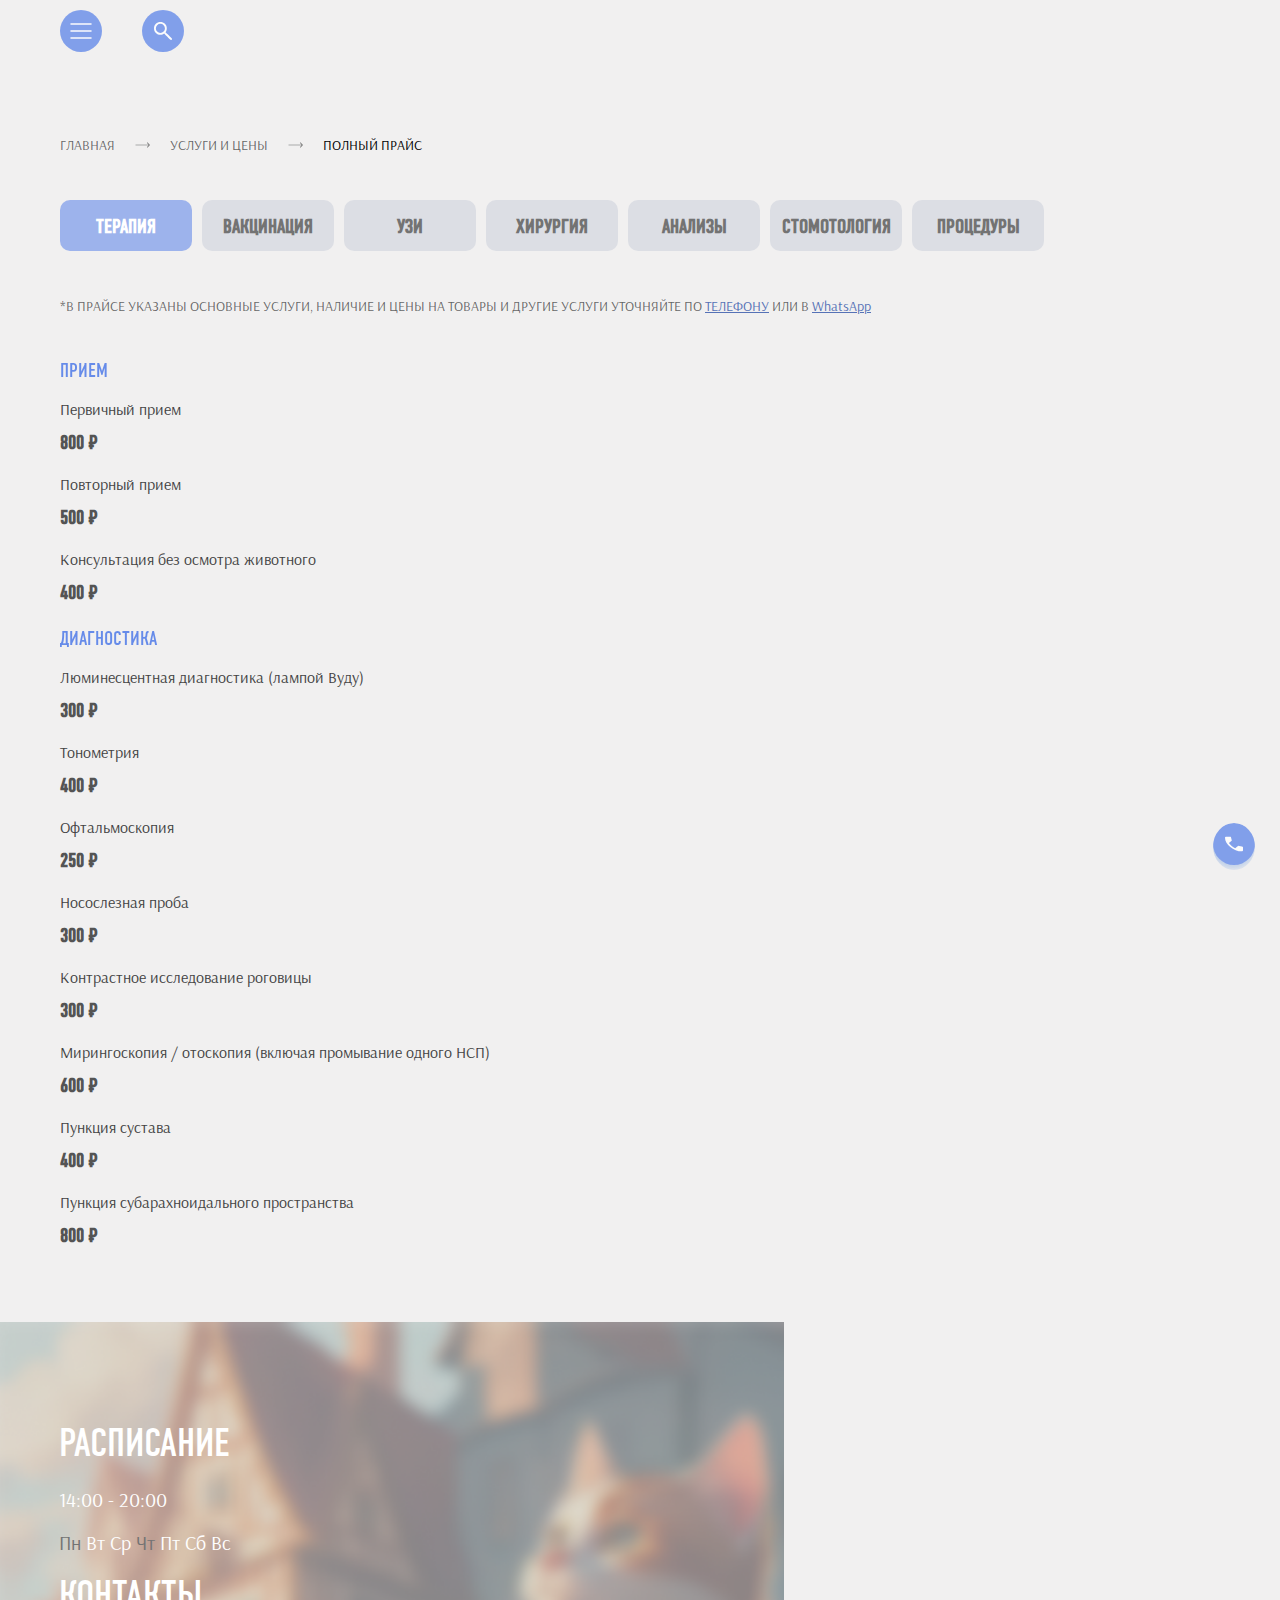
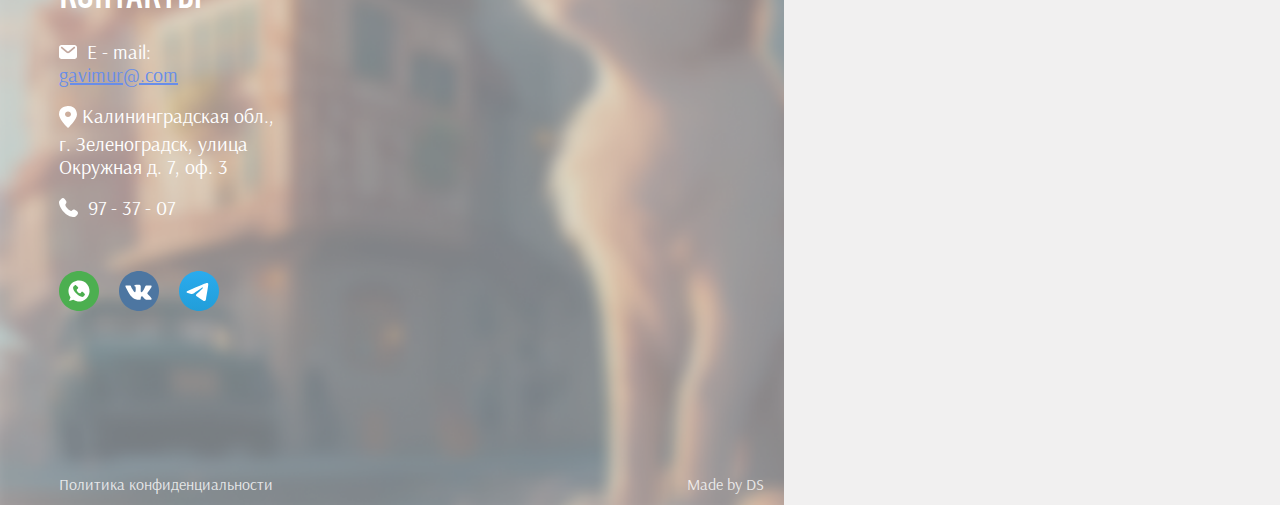
<file: pricePage.html>
<!DOCTYPE html>
<html lang="en">

<head>
    <meta charset="UTF-8">
    <meta name="viewport" content="width=device-width, initial-scale=1.0">
    <title>Полный прайс-лист</title>

    <link rel="stylesheet" href="assets/style.css">
    <link rel="stylesheet" media="screen and (max-width:1600px)" href="assets/style1600.css">
    <link rel="stylesheet" media="screen and (max-width:1200px)" href="assets/style1200.css">
    <link rel="stylesheet" media="screen and (max-width:970px)" href="assets/style970.css">
    <link rel="stylesheet" media="screen and (max-width:740px)" href="assets/style740.css">
    <link rel="stylesheet" media="screen and (max-width:500px)" href="assets/style500.css">

    <link href="https://fonts.googleapis.com/css2?family=Arsenal:ital,wght@0,400;0,700;1,400;1,700&family=Noto+Rashi+Hebrew:wght@100;200;300;400;500;600;700;800;900&display=swap" rel="stylesheet">
</head>

<body>

     <section>
        <div class="header">
            <div class="wrapper">
                <div class="main_nav nav">
                    <span class="svg burger menu color_hover cursor" id="menuBurger">
                        <svg xmlns="http://www.w3.org/2000/svg" width="42" height="42" viewBox="0 0 42 42" fill="none">
                            <path d="M11 14H31" stroke="white" stroke-width="1.5" stroke-linecap="round" stroke-linejoin="round" />
                            <path d="M11 21H31" stroke="white" stroke-width="1.5" stroke-linecap="round" />
                            <path d="M11 28H31" stroke="white" stroke-width="1.5" stroke-linecap="round" />
                        </svg>
                    </span>
                    <span class="svg search menu mobile_none color_hover cursor" id="navSearch">
                        <svg xmlns="http://www.w3.org/2000/svg" width="18" height="18" viewBox="0 0 18 18" fill="none" id="searchNavWhite">
                            <path d="M16.5507 17.867C15.8937 17.3707 10.1814 11.5043 10.1814 11.5043C9.69696 11.9033 9.13308 12.2163 8.48977 12.4431C7.84645 12.6699 7.15885 12.7834 6.42695 12.7834C4.63187 12.7834 3.11194 12.1608 1.86716 10.9157C0.622388 9.67057 0 8.16257 0 6.39169C0 4.6208 0.622828 3.1128 1.86848 1.86769C3.11414 0.622564 4.62549 0 6.40253 0C8.1796 0 9.68824 0.622564 10.9285 1.86769C12.1687 3.1128 12.7888 4.62161 12.7888 6.39413C12.7888 7.10538 12.6781 7.7808 12.4567 8.4204C12.2353 9.06 11.914 9.6484 11.4929 10.1856C11.4929 10.1856 17.3837 15.7089 17.8804 16.5398C18.3771 17.3707 17.2077 18.3633 16.5507 17.867ZM6.41206 10.9344C7.67261 10.9344 8.74225 10.4915 9.62099 9.60576C10.4997 8.71996 10.9391 7.6486 10.9391 6.39169C10.9391 5.13477 10.4995 4.06341 9.62041 3.17763C8.74129 2.29182 7.67184 1.84892 6.41206 1.84892C5.14324 1.84892 4.06564 2.29182 3.17927 3.17763C2.29291 4.06341 1.84973 5.13477 1.84973 6.39169C1.84973 7.6486 2.29272 8.71996 3.17871 9.60576C4.06469 10.4915 5.14247 10.9344 6.41206 10.9344Z" fill="white" />
                        </svg>
                        <svg xmlns="http://www.w3.org/2000/svg" width="18" height="18" viewBox="0 0 18 18" fill="none" style="display: none" id="searchNavBlack">
                            <path d="M16.5507 17.867C15.8937 17.3707 10.1814 11.5043 10.1814 11.5043C9.69696 11.9033 9.13308 12.2163 8.48977 12.4431C7.84645 12.6699 7.15885 12.7834 6.42695 12.7834C4.63187 12.7834 3.11194 12.1608 1.86716 10.9157C0.622388 9.67057 0 8.16257 0 6.39169C0 4.6208 0.622828 3.1128 1.86848 1.86769C3.11414 0.622564 4.62549 0 6.40253 0C8.1796 0 9.68824 0.622564 10.9285 1.86769C12.1687 3.1128 12.7888 4.62161 12.7888 6.39413C12.7888 7.10538 12.6781 7.7808 12.4567 8.4204C12.2353 9.06 11.914 9.6484 11.4929 10.1856C11.4929 10.1856 17.3837 15.7089 17.8804 16.5398C18.3771 17.3707 17.2077 18.3633 16.5507 17.867ZM6.41206 10.9344C7.67261 10.9344 8.74225 10.4915 9.62099 9.60576C10.4997 8.71996 10.9391 7.6486 10.9391 6.39169C10.9391 5.13477 10.4995 4.06341 9.62041 3.17763C8.74129 2.29182 7.67184 1.84892 6.41206 1.84892C5.14324 1.84892 4.06564 2.29182 3.17927 3.17763C2.29291 4.06341 1.84973 5.13477 1.84973 6.39169C1.84973 7.6486 2.29272 8.71996 3.17871 9.60576C4.06469 10.4915 5.14247 10.9344 6.41206 10.9344Z" fill="#545454" />
                        </svg>

                        <form action="#" style="display: none" id="searchNavForm">
                            <input type="text">
                            <input type="submit" value="Найти">
                        </form>

                        <span class="search_close" style="display: none" id="searchNavClose" data-close="true">
                            <svg xmlns="http://www.w3.org/2000/svg" width="14" height="14" viewBox="0 0 14 14" fill="none" data-close="true" class="close_black">
                                <path data-close="true" d="M1.40579 13.6478L1.02367 13.7349C0.291312 13.9019 -0.270738 13.0908 0.142857 12.4638L5.58731 7.3596L0.142857 2.25542C-0.239359 1.50112 0.537276 0.684634 1.30975 1.02866L1.40579 1.07143L6.85024 6.1756L12.2947 1.07143L12.5109 0.985798C13.2911 0.676821 14.0097 1.54851 13.5576 2.25542L8.11317 7.3596L13.5576 12.4638C13.9909 13.2257 13.1742 14.0874 12.3902 13.6955L12.2947 13.6478L6.85024 8.54359L1.40579 13.6478Z" fill="#545454" />
                            </svg>
                            <svg xmlns="http://www.w3.org/2000/svg" width="14" height="14" viewBox="0 0 14 14" fill="none" class="close_whiter" data-close="true">
                                <path d="M1.40579 13.6478L1.02367 13.7349C0.291312 13.9019 -0.270738 13.0908 0.142857 12.4638L5.58731 7.3596L0.142857 2.25542C-0.239359 1.50112 0.537276 0.684634 1.30975 1.02866L1.40579 1.07143L6.85024 6.1756L12.2947 1.07143L12.5109 0.985798C13.2911 0.676821 14.0097 1.54851 13.5576 2.25542L8.11317 7.3596L13.5576 12.4638C13.9909 13.2257 13.1742 14.0874 12.3902 13.6955L12.2947 13.6478L6.85024 8.54359L1.40579 13.6478Z" fill="white" data-close="true" />
                            </svg>
                        </span>
                    </span>
                </div>
                <div class="mobile_flex_header">
                    <svg class="cursor" xmlns="http://www.w3.org/2000/svg" width="60" height="55" viewBox="0 0 60 55" fill="none" id="mobileInfoOpen">
                        <path d="M19.4224 0.057415C18.4804 0.236767 17.7697 0.572477 16.963 1.2301C16.3087 1.75896 15.8405 2.29702 15.3893 3.02822C12.6986 7.41545 13.6068 14.6539 17.3805 18.802C17.8938 19.3677 18.785 20.1127 19.3942 20.4852C21.391 21.713 23.6361 21.7774 25.4355 20.6599C27.28 19.5102 28.5435 17.2936 29.023 14.3642C29.1414 13.61 29.164 11.2738 29.0512 10.5012C28.5886 7.27289 27.4097 4.601 25.5652 2.58214C25.1026 2.08088 24.1945 1.32668 23.6248 0.972572C23.0945 0.646059 22.0905 0.222971 21.5659 0.108002C21.0977 0.00222969 19.8624 -0.025362 19.4224 0.057415Z" fill="#668BE9" fill-opacity="0.8" />
                        <path d="M41.5993 0.986233C39.845 1.26676 38.0117 2.36127 36.4944 4.02602C34.5427 6.16445 33.2227 8.9927 32.7264 12.1107C32.5684 13.104 32.5853 15.3206 32.7546 16.222C33.1494 18.2776 33.9899 19.8504 35.2478 20.8713C36.3252 21.7543 37.6789 22.1636 39.0553 22.0302C42.3326 21.6991 45.5647 18.7835 47.2908 14.5986C48.7235 11.1265 48.8758 7.4705 47.7026 4.68365C46.5575 1.96577 44.2335 0.558546 41.5993 0.986233Z" fill="#668BE9" fill-opacity="0.8" />
                        <path d="M5.21141 15.9966C2.90434 16.2956 1.16699 17.8132 0.382921 20.2229C-0.0626989 21.6071 -0.124747 23.5156 0.22498 25.1942C1.03161 29.1031 3.80686 32.6948 7.08978 34.0836C8.77073 34.7918 10.446 34.916 11.8844 34.4285C14.0054 33.7111 15.3986 31.8532 15.8555 29.1261C15.9458 28.5789 15.9458 26.9555 15.8499 26.3209C15.1166 21.253 11.2865 16.806 7.02773 16.0656C6.52571 15.9782 5.63447 15.9461 5.21141 15.9966Z" fill="#668BE9" fill-opacity="0.8" />
                        <path d="M53.0137 19.7216C50.983 20.0757 48.9918 21.2392 47.3391 23.0419C45.5453 25.001 44.3382 27.5579 43.9885 30.1332C43.8982 30.8046 43.9152 32.2486 44.0167 32.8971C44.7049 37.2567 48.3375 39.3491 52.4496 37.7672C54.6552 36.9164 56.652 35.1643 58.0791 32.8327C60.7867 28.4178 60.6118 23.2442 57.6673 20.8483C56.4264 19.8365 54.7172 19.4226 53.0137 19.7216Z" fill="#668BE9" fill-opacity="0.8" />
                        <path d="M28.508 27.9028C24.7738 28.4455 20.0638 31.6416 15.8896 36.4611C12.6236 40.2367 10.3222 44.302 9.63404 47.5212C9.47046 48.2938 9.45354 49.6734 9.6002 50.2022C9.83147 51.0254 10.2207 51.5681 10.9765 52.1429C12.2401 53.0949 13.7574 53.6559 15.6584 53.8721C16.6455 53.9824 18.6423 53.9411 19.9115 53.7847C21.6094 53.5686 23.0421 53.288 26.2517 52.5338C29.3541 51.8072 30.2228 51.6555 31.0802 51.7015C32.1689 51.7612 32.9868 51.9774 35.3333 52.819C37.0143 53.4214 37.9506 53.7065 38.7516 53.8675C41.7412 54.4561 44.257 53.6881 46.8461 51.3979C47.6189 50.7173 47.8558 50.3862 48.0984 49.6642C48.2337 49.2503 48.245 49.1583 48.245 48.188C48.245 47.3096 48.2281 47.0613 48.1153 46.5554C47.4497 43.488 45.4698 39.7814 42.6099 36.2542C39.2085 32.0601 35.2149 29.0387 31.8812 28.1419C30.6684 27.8154 29.6362 27.7418 28.508 27.9028Z" fill="#668BE9" fill-opacity="0.8" />
                    </svg>

                    <svg xmlns="http://www.w3.org/2000/svg" width="60" height="60" viewBox="0 0 60 60" fill="none" id="navMobileOpen" class="cursor">
                        <circle cx="30" cy="30" r="30" fill="#668BE9" fill-opacity="0.8" />
                        <path d="M15.7148 20H44.2863" stroke="white" stroke-width="1.5" stroke-linecap="round" stroke-linejoin="round" />
                        <path d="M15.7148 30H44.2863" stroke="white" stroke-width="1.5" stroke-linecap="round" />
                        <path d="M15.7148 40H44.2863" stroke="white" stroke-width="1.5" stroke-linecap="round" />
                    </svg>
                </div>
            </div>
        </div>
    </section>

    <section>
        <div class="nav_window" id="nav" style="display: none">
            <div class="wrapper nav_flex">
                <nav>
                    <ul id="CloseMenu">
                        <li><a href="index.html">Главная</a></li>
                        <span class="array_animation cursor" id="navClose">

                            <svg class="array" xmlns="http://www.w3.org/2000/svg" width="42" height="42" viewBox="0 0 42 42" fill="none">
                                0
                                <circle cx="21" cy="21" r="21" fill="#668BE9" fill-opacity="0.8" />
                                <path d="M19.9024 14L12 21M12 21L19.9024 28M12 21H30" stroke="white" stroke-width="1.5" stroke-linecap="round" stroke-linejoin="round" />
                            </svg>

                            <svg class="array_hover" xmlns="http://www.w3.org/2000/svg" width="42" height="42" viewBox="0 0 42 42" fill="none">
                                0
                                <circle cx="21" cy="21" r="21" fill="#3B6BE3" fill-opacity="0.8" />
                                <path d="M19.9024 14L12 21M12 21L19.9024 28M12 21H30" stroke="white" stroke-width="1.5" stroke-linecap="round" stroke-linejoin="round" />
                            </svg>
                        </span>

                    </ul>

                </nav>

                <div class="nav_info">
                    <div class="footer_info__content nav_info">
                        <p class="title footer_title nav_title">Расписание</p>
                        <p class="footer_text">14:00 - 20:00</p>
                        <p class="footer_text weekday"><span class="gray">Пн</span> Вт Ср <span class="gray">Чт</span> Пт Сб Вс</p>
                        <p class="title footer_title">Контакты</p>
                        <div class="email footer_contact">
                            <svg xmlns="http://www.w3.org/2000/svg" xmlns:xlink="http://www.w3.org/1999/xlink" width="18" height="18" viewBox="0 0 18 18" fill="none">
                                <rect width="18" height="18" fill="url(#pattern0)" />
                                <defs>
                                    <pattern id="pattern0" patternContentUnits="objectBoundingBox" width="1" height="1">
                                        <use xlink:href="#image0_1208_1671" transform="scale(0.00195312)" />
                                    </pattern>
                                    <image id="image0_1208_1671" width="512" height="512" xlink:href="[data-uri]" />
                                </defs>
                            </svg>
                            <p class="footer_text">E - mail: </p>

                        </div>
                        <a href="404.html" class="footer_text footer_email">gavimur@.com </a>
                        <div class="adress footer_contact">
                            <svg xmlns="http://www.w3.org/2000/svg" width="18" height="22" viewBox="0 0 18 22" fill="none">
                                <path d="M9 0C9 0 0 1.90735e-06 0 8.24942C0 8.24942 9.53674e-07 13.7506 9 22C9 22 18 13.7506 18 8.24942C17.9951 8.24942 17.9951 0 9 0ZM9 10.9977C7.3412 10.9977 5.99835 9.76491 5.99835 8.24942C5.99835 6.7293 7.3412 5.50116 9 5.50116C10.6588 5.50116 12.0016 6.73394 12.0016 8.24942C11.9967 9.76491 10.6539 10.9977 9 10.9977Z" fill="white" />
                            </svg>
                            <p class="footer_text">Калининградская обл., г. Зеленоградск, улица Окружная д. 7, оф. 3</p>
                        </div>
                        <div class="tel footer_contact">
                            <svg xmlns="http://www.w3.org/2000/svg" width="19" height="19" viewBox="0 0 19 19" fill="none">
                                <path d="M13.2538 12.1893L12.7729 12.6954C12.7729 12.6954 11.6302 13.8985 8.51104 10.6145C5.3919 7.33068 6.53462 6.12759 6.53462 6.12759L6.83735 5.80885C7.58321 5.02366 7.65351 3.76302 7.00276 2.84272L5.67177 0.960147C4.8664 -0.178917 3.31017 -0.329387 2.38708 0.642455L0.730284 2.38676C0.272574 2.86865 -0.0341491 3.49331 0.00304865 4.18628C0.0982069 5.95911 0.855746 9.77351 5.08287 14.2239C9.56554 18.9433 13.7716 19.1308 15.4916 18.961C16.0357 18.9074 16.5088 18.614 16.89 18.2126L18.3896 16.634C19.4017 15.5683 19.1163 13.7414 17.8212 12.996L15.8046 11.8352C14.9542 11.3458 13.9183 11.4896 13.2538 12.1893Z" fill="white" />
                            </svg>

                            <a href="404.html" class="footer_text">97 - 37 - 07</a>
                        </div>

                        <div class="social">
                            <span>
                                <a href="404.html">
                                    <svg xmlns="http://www.w3.org/2000/svg" width="40" height="40" viewBox="0 0 40 40" fill="none">
                                        <g clip-path="url(#clip0_1432_2024)">
                                            <path d="M20 40C31.0457 40 40 31.0457 40 20C40 8.95431 31.0457 0 20 0C8.95431 0 0 8.95431 0 20C0 31.0457 8.95431 40 20 40Z" fill="#4CAF50" />
                                            <path d="M20.0008 9.47363C18.0616 9.47437 16.1602 10.0108 14.5065 11.0238C12.8529 12.0367 11.5112 13.4868 10.6294 15.214C9.74773 16.9412 9.3603 18.8784 9.50988 20.8119C9.65947 22.7454 10.3403 24.6 11.4771 26.171L10.1614 30.0815L14.2114 28.7868C15.5815 29.6906 17.1439 30.2614 18.774 30.4537C20.404 30.6461 22.0564 30.4546 23.5993 29.8945C25.1421 29.3344 26.5326 28.4213 27.6597 27.2282C28.7867 26.035 29.6192 24.5947 30.0905 23.0225C30.5618 21.4503 30.6589 19.7897 30.3741 18.1732C30.0892 16.5568 29.4303 15.0293 28.45 13.7129C27.4697 12.3965 26.1951 11.3276 24.7281 10.5915C23.261 9.85541 21.6422 9.4726 20.0008 9.47363ZM25.5956 24.3605L24.4745 25.4815C23.2956 26.6605 20.1693 25.3631 17.3982 22.5868C14.6271 19.8105 13.385 16.6921 14.5061 15.5263L15.6271 14.4052C15.8442 14.2057 16.1283 14.0949 16.4232 14.0949C16.7181 14.0949 17.0022 14.2057 17.2193 14.4052L18.8719 16.0526C19.0066 16.1836 19.1055 16.347 19.159 16.5272C19.2125 16.7074 19.2188 16.8983 19.1773 17.0816C19.1358 17.2649 19.048 17.4345 18.9222 17.5741C18.7963 17.7137 18.6368 17.8187 18.4587 17.8789C18.1961 17.9628 17.9759 18.1448 17.8441 18.3869C17.7122 18.6291 17.6788 18.9127 17.7508 19.1789C18.0456 20.4157 19.6377 21.95 20.8193 22.2447C21.084 22.3002 21.3599 22.2584 21.5963 22.127C21.8327 21.9955 22.0137 21.7831 22.1061 21.5289C22.1657 21.3483 22.271 21.1862 22.4119 21.0585C22.5528 20.9307 22.7244 20.8417 22.91 20.8001C23.0956 20.7585 23.2888 20.7657 23.4707 20.821C23.6527 20.8763 23.8172 20.9779 23.9482 21.1157L25.5982 22.7684C25.7974 22.9858 25.9077 23.2701 25.9072 23.5649C25.9067 23.8598 25.7955 24.1437 25.5956 24.3605Z" fill="white" />
                                        </g>
                                        <defs>
                                            <clipPath id="clip0_1432_2024">
                                                <rect width="40" height="40" fill="white" />
                                            </clipPath>
                                        </defs>
                                    </svg>
                                </a>
                            </span>
                            <span>
                                <a href="404.html">
                                    <svg xmlns="http://www.w3.org/2000/svg" width="40" height="40" viewBox="0 0 40 40" fill="none">
                                        <g clip-path="url(#clip0_1432_2030)">
                                            <path d="M20 40C31.0457 40 40 31.0457 40 20C40 8.95431 31.0457 0 20 0C8.95431 0 0 8.95431 0 20C0 31.0457 8.95431 40 20 40Z" fill="#4D76A1" />
                                            <path fill-rule="evenodd" clip-rule="evenodd" d="M19.2452 28.7716H20.815C20.815 28.7716 21.2892 28.7196 21.5312 28.4586C21.7541 28.219 21.7469 27.7691 21.7469 27.7691C21.7469 27.7691 21.7163 25.6628 22.6938 25.3526C23.6575 25.0471 24.895 27.3883 26.2066 28.2885C27.1985 28.9699 27.9521 28.8205 27.9521 28.8205L31.4592 28.7716C31.4592 28.7716 33.2939 28.6586 32.424 27.2161C32.3527 27.0981 31.9173 26.1491 29.8164 24.1989C27.6174 22.1578 27.9119 22.488 30.5608 18.9574C32.174 16.8072 32.819 15.4945 32.6176 14.9323C32.4254 14.3968 31.2389 14.5383 31.2389 14.5383L27.2901 14.5629C27.2901 14.5629 26.9974 14.523 26.7803 14.6528C26.5681 14.78 26.4316 15.0767 26.4316 15.0767C26.4316 15.0767 25.8066 16.7405 24.9731 18.1556C23.2147 21.1414 22.5117 21.299 22.2243 21.1136C21.5558 20.6815 21.7227 19.3777 21.7227 18.4515C21.7227 15.558 22.1616 14.3515 20.8681 14.0392C20.4389 13.9354 20.123 13.867 19.0253 13.8559C17.6163 13.8413 16.4237 13.8602 15.7485 14.1911C15.2993 14.411 14.9527 14.9013 15.1638 14.9294C15.4248 14.9644 16.0159 15.0888 16.3293 15.5155C16.7339 16.066 16.7197 17.3024 16.7197 17.3024C16.7197 17.3024 16.9521 20.7086 16.1767 21.1318C15.6444 21.422 14.9142 20.8295 13.3466 18.1206C12.5434 16.7331 11.937 15.1993 11.937 15.1993C11.937 15.1993 11.82 14.9127 11.6115 14.7594C11.3583 14.5736 11.0047 14.5144 11.0047 14.5144L7.2523 14.539C7.2523 14.539 6.689 14.5547 6.48222 14.7996C6.29825 15.0175 6.4676 15.4681 6.4676 15.4681C6.4676 15.4681 9.40531 22.3411 12.7316 25.8047C15.7817 28.9802 19.2452 28.7716 19.2452 28.7716Z" fill="white" />
                                        </g>
                                        <defs>
                                            <clipPath id="clip0_1432_2030">
                                                <rect width="40" height="40" fill="white" />
                                            </clipPath>
                                        </defs>
                                    </svg>
                                </a>
                            </span>
                            <span>
                                <a href="404.html">
                                    <svg xmlns="http://www.w3.org/2000/svg" width="40" height="40" viewBox="0 0 40 40" fill="none">
                                        <g clip-path="url(#clip0_1432_2035)">
                                            <path d="M20 40C31.0457 40 40 31.0457 40 20C40 8.9543 31.0457 0 20 0C8.9543 0 0 8.9543 0 20C0 31.0457 8.9543 40 20 40Z" fill="url(#paint0_linear_1432_2035)" />
                                            <path fill-rule="evenodd" clip-rule="evenodd" d="M9.0537 19.7889C14.8841 17.2487 18.772 15.574 20.7172 14.7649C26.2714 12.4548 27.4256 12.0535 28.1778 12.0402C28.3432 12.0373 28.7132 12.0783 28.9528 12.2728C29.3082 12.5612 29.3103 13.1873 29.2708 13.6017C28.9698 16.7642 27.6675 24.4386 27.0049 27.9806C26.7245 29.4794 26.1725 29.982 25.6381 30.0311C24.4767 30.138 23.5947 29.2635 22.4698 28.5262C20.7096 27.3723 19.7151 26.654 18.0064 25.5281C16.0318 24.2268 17.3119 23.5117 18.4372 22.3428C18.7317 22.037 23.849 17.3824 23.9481 16.9601C23.9605 16.9073 23.972 16.7104 23.855 16.6065C23.7381 16.5026 23.5655 16.5381 23.441 16.5664C23.2644 16.6064 20.4524 18.4651 15.0049 22.1423C14.2067 22.6904 13.4837 22.9574 12.836 22.9435C12.1218 22.9281 10.7482 22.5397 9.72706 22.2078C8.47456 21.8006 7.47909 21.5853 7.56581 20.8939C7.61097 20.5337 8.10691 20.1654 9.0537 19.7889Z" fill="white" />
                                        </g>
                                        <defs>
                                            <linearGradient id="paint0_linear_1432_2035" x1="20" y1="0" x2="20" y2="39.6875" gradientUnits="userSpaceOnUse">
                                                <stop stop-color="#2AABEE" />
                                                <stop offset="1" stop-color="#229ED9" />
                                            </linearGradient>
                                            <clipPath id="clip0_1432_2035">
                                                <rect width="40" height="40" fill="white" />
                                            </clipPath>
                                        </defs>
                                    </svg>
                                </a>
                            </span>
                        </div>

                    </div>
                </div>
            </div>
        </div>
    </section>

    <section>
        <div class="nav_window" id="navMobile" style="display: none">
            <div class="wrapper nav_flex">
                <div class="window_close cursor" id="navMobileClose">
                    <svg xmlns="http://www.w3.org/2000/svg" width="60" height="60" viewBox="0 0 60 60" fill="none">
                        <circle cx="30" cy="30" r="30" fill="#668BE9" fill-opacity="0.8" />
                        <path d="M16 20L44 40M44 20L30.2373 30L16.4746 40" stroke="white" stroke-width="1.5" stroke-linecap="round" />
                    </svg>
                </div>
                <nav>
                    <ul id="CloseMenuMobile">
                        <li><a href="index.html">Главная</a></li>
                        
                        <li class="mobile_search">

                            <span class="svg search menu  cursor" id="mobileSearch">
                                <svg xmlns="http://www.w3.org/2000/svg" width="18" height="18" viewBox="0 0 18 18" fill="none" id="searchMobileWhite">
                                    <path d="M16.5507 17.867C15.8937 17.3707 10.1814 11.5043 10.1814 11.5043C9.69696 11.9033 9.13308 12.2163 8.48977 12.4431C7.84645 12.6699 7.15885 12.7834 6.42695 12.7834C4.63187 12.7834 3.11194 12.1608 1.86716 10.9157C0.622388 9.67057 0 8.16257 0 6.39169C0 4.6208 0.622828 3.1128 1.86848 1.86769C3.11414 0.622564 4.62549 0 6.40253 0C8.1796 0 9.68824 0.622564 10.9285 1.86769C12.1687 3.1128 12.7888 4.62161 12.7888 6.39413C12.7888 7.10538 12.6781 7.7808 12.4567 8.4204C12.2353 9.06 11.914 9.6484 11.4929 10.1856C11.4929 10.1856 17.3837 15.7089 17.8804 16.5398C18.3771 17.3707 17.2077 18.3633 16.5507 17.867ZM6.41206 10.9344C7.67261 10.9344 8.74225 10.4915 9.62099 9.60576C10.4997 8.71996 10.9391 7.6486 10.9391 6.39169C10.9391 5.13477 10.4995 4.06341 9.62041 3.17763C8.74129 2.29182 7.67184 1.84892 6.41206 1.84892C5.14324 1.84892 4.06564 2.29182 3.17927 3.17763C2.29291 4.06341 1.84973 5.13477 1.84973 6.39169C1.84973 7.6486 2.29272 8.71996 3.17871 9.60576C4.06469 10.4915 5.14247 10.9344 6.41206 10.9344Z" fill="white" />
                                </svg>
                                <svg xmlns="http://www.w3.org/2000/svg" width="18" height="18" viewBox="0 0 18 18" fill="none" style="display: none" id="searchMobileBlack">
                                    <path d="M16.5507 17.867C15.8937 17.3707 10.1814 11.5043 10.1814 11.5043C9.69696 11.9033 9.13308 12.2163 8.48977 12.4431C7.84645 12.6699 7.15885 12.7834 6.42695 12.7834C4.63187 12.7834 3.11194 12.1608 1.86716 10.9157C0.622388 9.67057 0 8.16257 0 6.39169C0 4.6208 0.622828 3.1128 1.86848 1.86769C3.11414 0.622564 4.62549 0 6.40253 0C8.1796 0 9.68824 0.622564 10.9285 1.86769C12.1687 3.1128 12.7888 4.62161 12.7888 6.39413C12.7888 7.10538 12.6781 7.7808 12.4567 8.4204C12.2353 9.06 11.914 9.6484 11.4929 10.1856C11.4929 10.1856 17.3837 15.7089 17.8804 16.5398C18.3771 17.3707 17.2077 18.3633 16.5507 17.867ZM6.41206 10.9344C7.67261 10.9344 8.74225 10.4915 9.62099 9.60576C10.4997 8.71996 10.9391 7.6486 10.9391 6.39169C10.9391 5.13477 10.4995 4.06341 9.62041 3.17763C8.74129 2.29182 7.67184 1.84892 6.41206 1.84892C5.14324 1.84892 4.06564 2.29182 3.17927 3.17763C2.29291 4.06341 1.84973 5.13477 1.84973 6.39169C1.84973 7.6486 2.29272 8.71996 3.17871 9.60576C4.06469 10.4915 5.14247 10.9344 6.41206 10.9344Z" fill="#545454" />
                                </svg>

                                <form action="#" style="display: none" id="searchMobileForm">
                                    <input type="text">
                                    <input type="submit" value="Найти" class="mobileSearchButton">
                                </form>

                                <span class="search_close" style="display: none" id="searchMobileClose" data-close="true">
                                    <svg xmlns="http://www.w3.org/2000/svg" width="14" height="14" viewBox="0 0 14 14" fill="none" data-close="true" class="close_black">
                                        <path data-close="true" d="M1.40579 13.6478L1.02367 13.7349C0.291312 13.9019 -0.270738 13.0908 0.142857 12.4638L5.58731 7.3596L0.142857 2.25542C-0.239359 1.50112 0.537276 0.684634 1.30975 1.02866L1.40579 1.07143L6.85024 6.1756L12.2947 1.07143L12.5109 0.985798C13.2911 0.676821 14.0097 1.54851 13.5576 2.25542L8.11317 7.3596L13.5576 12.4638C13.9909 13.2257 13.1742 14.0874 12.3902 13.6955L12.2947 13.6478L6.85024 8.54359L1.40579 13.6478Z" fill="#545454" />
                                    </svg>
                                    <svg xmlns="http://www.w3.org/2000/svg" width="14" height="14" viewBox="0 0 14 14" fill="none" class="close_whiter close_whiter__mobile" data-close="true">
                                        <path d="M1.40579 13.6478L1.02367 13.7349C0.291312 13.9019 -0.270738 13.0908 0.142857 12.4638L5.58731 7.3596L0.142857 2.25542C-0.239359 1.50112 0.537276 0.684634 1.30975 1.02866L1.40579 1.07143L6.85024 6.1756L12.2947 1.07143L12.5109 0.985798C13.2911 0.676821 14.0097 1.54851 13.5576 2.25542L8.11317 7.3596L13.5576 12.4638C13.9909 13.2257 13.1742 14.0874 12.3902 13.6955L12.2947 13.6478L6.85024 8.54359L1.40579 13.6478Z" fill="white" data-close="true" />
                                    </svg>
                                </span>
                            </span>
                        </li>
                    </ul>

                </nav>
            </div>

        </div>
    </section>

    <section>
        <div class="nav_window" id="navInfoMobile" style="display: none">
            <div class="wrapper nav_flex">
                <div class="nav_info">
                    <div class="footer_info__content nav_info">
                        <p class="title footer_title nav_title">Расписание</p>
                        <p class="footer_text">14:00 - 20:00</p>
                        <p class="footer_text weekday"><span class="gray">Пн</span> Вт Ср <span class="gray">Чт</span> Пт Сб Вс</p>
                        <p class="title footer_title">Контакты</p>
                        <div class="email footer_contact">
                            <svg xmlns="http://www.w3.org/2000/svg" width="20" height="15" viewBox="0 0 20 15" fill="none">
                                <path fill-rule="evenodd" clip-rule="evenodd" d="M3.96802 4.05627e-07H16.032C16.4706 -8.96937e-06 16.8491 -1.84309e-05 17.1624 0.0200159C17.4922 0.0411191 17.8221 0.0875256 18.1481 0.214088C18.8831 0.499538 19.4672 1.04707 19.7716 1.7362C19.9066 2.04176 19.9561 2.35105 19.9787 2.66027C20 2.95395 20 3.30878 20 3.72001V11.28C20 11.6912 20 12.046 19.9787 12.3397C19.9561 12.6489 19.9066 12.9582 19.7716 13.2638C19.4672 13.9529 18.8831 14.5005 18.1481 14.7859C17.8221 14.9124 17.4922 14.9588 17.1624 14.98C16.8491 15 16.4706 15 16.032 15H3.96801C3.52936 15 3.15088 15 2.83762 14.98C2.50779 14.9588 2.17788 14.9124 1.85195 14.7859C1.11687 14.5005 0.53284 13.9529 0.22836 13.2638C0.0933604 12.9582 0.0438603 12.6489 0.0213503 12.3397C-1.96602e-05 12.046 -9.56733e-06 11.6912 4.32668e-07 11.28V3.72002C-9.56733e-06 3.30878 -1.96602e-05 2.95395 0.0213503 2.66027C0.0438603 2.35105 0.0933604 2.04176 0.22836 1.7362C0.53284 1.04707 1.11687 0.499538 1.85195 0.214088C2.17788 0.0875256 2.50779 0.0411191 2.83762 0.0200159C3.15088 -1.84309e-05 3.52937 -8.96937e-06 3.96802 4.05627e-07ZM2.31745 2.13541C2.68114 1.74576 3.3129 1.70627 3.72854 2.04722L9.3415 6.65156C9.7185 6.96084 10.2815 6.96084 10.6585 6.65156L16.2715 2.04722C16.6871 1.70627 17.3189 1.74576 17.6825 2.13541C18.0462 2.52507 18.0041 3.11735 17.5885 3.4583L11.9755 8.06269C10.8444 8.99053 9.1556 8.99053 8.0245 8.06269L2.41153 3.4583C1.99589 3.11735 1.95377 2.52507 2.31745 2.13541Z" fill="white" />
                            </svg>
                            <p class="footer_text">E - mail: </p>

                        </div>
                        <a href="404.html" class="footer_text footer_email">gavimur@.com </a>
                        <div class="adress footer_contact">

                            <p class="footer_text nav_address__mobile">
                                <svg xmlns="http://www.w3.org/2000/svg" width="18" height="22" viewBox="0 0 18 22" fill="none">
                                    <path d="M9 0C9 0 0 1.90735e-06 0 8.24942C0 8.24942 9.53674e-07 13.7506 9 22C9 22 18 13.7506 18 8.24942C17.9951 8.24942 17.9951 0 9 0ZM9 10.9977C7.3412 10.9977 5.99835 9.76491 5.99835 8.24942C5.99835 6.7293 7.3412 5.50116 9 5.50116C10.6588 5.50116 12.0016 6.73394 12.0016 8.24942C11.9967 9.76491 10.6539 10.9977 9 10.9977Z" fill="white" />
                                </svg>

                                <span class="city_mobile">Калининградская обл.,</span><br>г. Зеленоградск, улица Окружная д. 7, оф. 3
                            </p>
                        </div>
                        <div class="tel footer_contact">
                            <svg xmlns="http://www.w3.org/2000/svg" width="29" height="29" viewBox="0 0 29 29" fill="none">
                                <path d="M20.2294 18.6047L19.4956 19.3772C19.4956 19.3772 17.7514 21.2136 12.9905 16.2011C8.22974 11.1889 9.97389 9.35264 9.97389 9.35264L10.436 8.86614C11.5744 7.66768 11.6817 5.74356 10.6884 4.33888L8.65691 1.46549C7.42766 -0.273084 5.05237 -0.502748 3.64344 0.980589L1.11464 3.64295C0.416034 4.37846 -0.0521223 5.3319 0.0046532 6.38958C0.149895 9.09548 1.30614 14.9175 7.75807 21.7101C14.6 28.9134 21.0198 29.1997 23.6451 28.9405C24.4755 28.8587 25.1976 28.4109 25.7795 27.7981L28.0683 25.3887C29.6132 23.7621 29.1775 20.9737 27.2008 19.8361L24.1228 18.0643C22.8249 17.3173 21.2438 17.5367 20.2294 18.6047Z" fill="white" />
                            </svg>

                            <a href="404.html" class="footer_text nav_tel__mobile">97 - 37 - 07</a>
                        </div>

                        <div class="social">
                            <span>
                                <a href="404.html">
                                    <svg xmlns="http://www.w3.org/2000/svg" width="40" height="40" viewBox="0 0 40 40" fill="none">
                                        <g clip-path="url(#clip0_1432_2024)">
                                            <path d="M20 40C31.0457 40 40 31.0457 40 20C40 8.95431 31.0457 0 20 0C8.95431 0 0 8.95431 0 20C0 31.0457 8.95431 40 20 40Z" fill="#4CAF50" />
                                            <path d="M20.0008 9.47363C18.0616 9.47437 16.1602 10.0108 14.5065 11.0238C12.8529 12.0367 11.5112 13.4868 10.6294 15.214C9.74773 16.9412 9.3603 18.8784 9.50988 20.8119C9.65947 22.7454 10.3403 24.6 11.4771 26.171L10.1614 30.0815L14.2114 28.7868C15.5815 29.6906 17.1439 30.2614 18.774 30.4537C20.404 30.6461 22.0564 30.4546 23.5993 29.8945C25.1421 29.3344 26.5326 28.4213 27.6597 27.2282C28.7867 26.035 29.6192 24.5947 30.0905 23.0225C30.5618 21.4503 30.6589 19.7897 30.3741 18.1732C30.0892 16.5568 29.4303 15.0293 28.45 13.7129C27.4697 12.3965 26.1951 11.3276 24.7281 10.5915C23.261 9.85541 21.6422 9.4726 20.0008 9.47363ZM25.5956 24.3605L24.4745 25.4815C23.2956 26.6605 20.1693 25.3631 17.3982 22.5868C14.6271 19.8105 13.385 16.6921 14.5061 15.5263L15.6271 14.4052C15.8442 14.2057 16.1283 14.0949 16.4232 14.0949C16.7181 14.0949 17.0022 14.2057 17.2193 14.4052L18.8719 16.0526C19.0066 16.1836 19.1055 16.347 19.159 16.5272C19.2125 16.7074 19.2188 16.8983 19.1773 17.0816C19.1358 17.2649 19.048 17.4345 18.9222 17.5741C18.7963 17.7137 18.6368 17.8187 18.4587 17.8789C18.1961 17.9628 17.9759 18.1448 17.8441 18.3869C17.7122 18.6291 17.6788 18.9127 17.7508 19.1789C18.0456 20.4157 19.6377 21.95 20.8193 22.2447C21.084 22.3002 21.3599 22.2584 21.5963 22.127C21.8327 21.9955 22.0137 21.7831 22.1061 21.5289C22.1657 21.3483 22.271 21.1862 22.4119 21.0585C22.5528 20.9307 22.7244 20.8417 22.91 20.8001C23.0956 20.7585 23.2888 20.7657 23.4707 20.821C23.6527 20.8763 23.8172 20.9779 23.9482 21.1157L25.5982 22.7684C25.7974 22.9858 25.9077 23.2701 25.9072 23.5649C25.9067 23.8598 25.7955 24.1437 25.5956 24.3605Z" fill="white" />
                                        </g>
                                        <defs>
                                            <clipPath id="clip0_1432_2024">
                                                <rect width="40" height="40" fill="white" />
                                            </clipPath>
                                        </defs>
                                    </svg>
                                </a>
                            </span>
                            <span>
                                <a href="404.html">
                                    <svg xmlns="http://www.w3.org/2000/svg" width="40" height="40" viewBox="0 0 40 40" fill="none">
                                        <g clip-path="url(#clip0_1432_2030)">
                                            <path d="M20 40C31.0457 40 40 31.0457 40 20C40 8.95431 31.0457 0 20 0C8.95431 0 0 8.95431 0 20C0 31.0457 8.95431 40 20 40Z" fill="#4D76A1" />
                                            <path fill-rule="evenodd" clip-rule="evenodd" d="M19.2452 28.7716H20.815C20.815 28.7716 21.2892 28.7196 21.5312 28.4586C21.7541 28.219 21.7469 27.7691 21.7469 27.7691C21.7469 27.7691 21.7163 25.6628 22.6938 25.3526C23.6575 25.0471 24.895 27.3883 26.2066 28.2885C27.1985 28.9699 27.9521 28.8205 27.9521 28.8205L31.4592 28.7716C31.4592 28.7716 33.2939 28.6586 32.424 27.2161C32.3527 27.0981 31.9173 26.1491 29.8164 24.1989C27.6174 22.1578 27.9119 22.488 30.5608 18.9574C32.174 16.8072 32.819 15.4945 32.6176 14.9323C32.4254 14.3968 31.2389 14.5383 31.2389 14.5383L27.2901 14.5629C27.2901 14.5629 26.9974 14.523 26.7803 14.6528C26.5681 14.78 26.4316 15.0767 26.4316 15.0767C26.4316 15.0767 25.8066 16.7405 24.9731 18.1556C23.2147 21.1414 22.5117 21.299 22.2243 21.1136C21.5558 20.6815 21.7227 19.3777 21.7227 18.4515C21.7227 15.558 22.1616 14.3515 20.8681 14.0392C20.4389 13.9354 20.123 13.867 19.0253 13.8559C17.6163 13.8413 16.4237 13.8602 15.7485 14.1911C15.2993 14.411 14.9527 14.9013 15.1638 14.9294C15.4248 14.9644 16.0159 15.0888 16.3293 15.5155C16.7339 16.066 16.7197 17.3024 16.7197 17.3024C16.7197 17.3024 16.9521 20.7086 16.1767 21.1318C15.6444 21.422 14.9142 20.8295 13.3466 18.1206C12.5434 16.7331 11.937 15.1993 11.937 15.1993C11.937 15.1993 11.82 14.9127 11.6115 14.7594C11.3583 14.5736 11.0047 14.5144 11.0047 14.5144L7.2523 14.539C7.2523 14.539 6.689 14.5547 6.48222 14.7996C6.29825 15.0175 6.4676 15.4681 6.4676 15.4681C6.4676 15.4681 9.40531 22.3411 12.7316 25.8047C15.7817 28.9802 19.2452 28.7716 19.2452 28.7716Z" fill="white" />
                                        </g>
                                        <defs>
                                            <clipPath id="clip0_1432_2030">
                                                <rect width="40" height="40" fill="white" />
                                            </clipPath>
                                        </defs>
                                    </svg>
                                </a>
                            </span>
                            <span>
                                <a href="404.html">
                                    <svg xmlns="http://www.w3.org/2000/svg" width="40" height="40" viewBox="0 0 40 40" fill="none">
                                        <g clip-path="url(#clip0_1514_2566)">
                                            <path d="M20 40C31.0457 40 40 31.0457 40 20C40 8.9543 31.0457 0 20 0C8.9543 0 0 8.9543 0 20C0 31.0457 8.9543 40 20 40Z" fill="url(#paint0_linear_1514_2566)" />
                                            <path fill-rule="evenodd" clip-rule="evenodd" d="M9.05175 19.7889C14.8821 17.2487 18.77 15.574 20.7153 14.7649C26.2695 12.4548 27.4236 12.0535 28.1758 12.0402C28.3413 12.0373 28.7112 12.0783 28.9508 12.2728C29.3063 12.5612 29.3083 13.1873 29.2689 13.6017C28.9678 16.7642 27.6655 24.4386 27.0029 27.9806C26.7225 29.4794 26.1705 29.982 25.6361 30.0311C24.4747 30.138 23.5928 29.2635 22.4678 28.5262C20.7076 27.3723 19.7132 26.654 18.0045 25.5281C16.0299 24.2268 17.31 23.5117 18.4353 22.3428C18.7298 22.037 23.8471 17.3824 23.9461 16.9601C23.9585 16.9073 23.97 16.7104 23.8531 16.6065C23.7361 16.5026 23.5635 16.5381 23.439 16.5664C23.2625 16.6064 20.4504 18.4651 15.0029 22.1423C14.2047 22.6904 13.4818 22.9574 12.834 22.9435C12.1199 22.9281 10.7463 22.5397 9.72511 22.2078C8.47261 21.8006 7.47714 21.5853 7.56386 20.8939C7.60902 20.5337 8.10495 20.1654 9.05175 19.7889Z" fill="white" />
                                        </g>
                                        <defs>
                                            <linearGradient id="paint0_linear_1514_2566" x1="20" y1="0" x2="20" y2="39.6875" gradientUnits="userSpaceOnUse">
                                                <stop stop-color="#2AABEE" />
                                                <stop offset="1" stop-color="#229ED9" />
                                            </linearGradient>
                                            <clipPath id="clip0_1514_2566">
                                                <rect width="40" height="40" fill="white" />
                                            </clipPath>
                                        </defs>
                                    </svg>
                                </a>
                            </span>
                        </div>

                    </div>
                </div>
                <div class="window_close cursor" id="navInfoMobileClose">
                    <svg xmlns="http://www.w3.org/2000/svg" width="60" height="60" viewBox="0 0 60 60" fill="none">
                        <circle cx="30" cy="30" r="30" fill="#668BE9" fill-opacity="0.8" />
                        <path d="M16 20L44 40M44 20L30.2373 30L16.4746 40" stroke="white" stroke-width="1.5" stroke-linecap="round" />
                    </svg>
                </div>
            </div>
        </div>
    </section>
    
                    <div class="overflow_container" id="phonoButton"><a href="404.html" class="advantage_right__order1 button_animation"><span class="svg tel menu color_hover cursor ">
                                <svg xmlns="http://www.w3.org/2000/svg" width="18" height="18" viewBox="0 0 22 18" fill="none">
                                    <path d="M20.4885 18C17.9744 18 15.4939 17.5112 13.0471 16.5335C10.6003 15.5558 8.41146 14.2775 6.48047 12.6986C4.54947 11.1197  2.98664 9.32836 1.792 7.32471C0.597332 5.32105 0 3.29181 0 1.23697C0 0.887035 0.14502 0.593392 0.43506 0.356035C0.7251 0.118678 1.08392 0 1.51152 0H5.92972C6.30065 0 6.61671 0.0907438 6.87791 0.272232C7.13911 0.45372 7.30753 0.702585 7.38318 1.01883L8.1809 4.1235C8.23685 4.40748 8.23106 4.66121 8.16353 4.88468C8.09598 5.10816 7.95733 5.30116 7.74758 5.46367L4.74651 7.87992C5.74144 9.22769 6.88284 10.4248 8.1707 11.4713C9.45856 12.5179 10.9004 13.4109 12.4961 14.1505L15.3771 11.7574C15.6135 11.5569 15.8867 11.4156 16.1966 11.3334C16.5065 11.2513 16.8259 11.2392 17.1548 11.2973L20.7503 11.9383C21.1281 12.0083 21.4309 12.1547 21.6586 12.3775C21.8862 12.6004 22 12.8705 22 13.1881V16.7572C22 17.1097 21.855 17.405 21.5649 17.643C21.2749 17.881 20.9161 18 20.4885 18Z" fill="white" />
                                </svg>
                                <span class="flare"></span>
                            </span>

                        </a>
                    </div>

    <!--    Контент-->
    <div class="wrapper content content_page">

        <div class="breadCrumbs">
            <p class="breadCrumbs_text"><a href="index.html">Главная</a></p>
            <p class="breadCrumbs_svg">
                <svg xmlns="http://www.w3.org/2000/svg" width="15" height="6" viewBox="0 0 15 6" fill="none">
                    <path d="M14.7475 3.24749C14.8842 3.1108 14.8842 2.8892 14.7475 2.75251L12.5201 0.525126C12.3834 0.388443 12.1618 0.388443 12.0251 0.525126C11.8884 0.66181 11.8884 0.883418 12.0251 1.0201L14.005 3L12.0251 4.9799C11.8884 5.11658 11.8884 5.33819 12.0251 5.47487C12.1618 5.61156 12.3834 5.61156 12.5201 5.47487L14.7475 3.24749ZM0.5 3.35H14.5V2.65H0.5V3.35Z" fill="#666666" />
                </svg>
            </p>
            <p class="breadCrumbs_text"><a href="servicesPage.html">Услуги и цены</a></p>
            <p class="breadCrumbs_svg">
                <svg xmlns="http://www.w3.org/2000/svg" width="15" height="6" viewBox="0 0 15 6" fill="none">
                    <path d="M14.7475 3.24749C14.8842 3.1108 14.8842 2.8892 14.7475 2.75251L12.5201 0.525126C12.3834 0.388443 12.1618 0.388443 12.0251 0.525126C11.8884 0.66181 11.8884 0.883418 12.0251 1.0201L14.005 3L12.0251 4.9799C11.8884 5.11658 11.8884 5.33819 12.0251 5.47487C12.1618 5.61156 12.3834 5.61156 12.5201 5.47487L14.7475 3.24749ZM0.5 3.35H14.5V2.65H0.5V3.35Z" fill="#666666" />
                </svg>
            </p>
            <div>

                <p class="breadCrumbs_text breadCrumbs_text__active"><span class="mobile_none2">Полный прайс</span>
                                                    <span class="mobile_block2">Полный..</span>
                </p>
            </div>
        </div>


        <div class="office office__tablet office_price" id="officePrice">
            <p class="office_button office_active">Терапия</p>
            <p class="office_button">Вакцинация</p>
            <p class="office_button">УЗИ</p>
            <p class="office_button">Хирургия</p>
            <p class="office_button">Анализы</p>
            <p class="office_button">Стомотология</p>
            <p class="office_button">Процедуры</p>
        </div>

       
        <div class="servicesPage_slider__tablet tablet_block">
            <p class="slider_array color_hover cursor array_animation" id="pricePageLeft">
                <svg class="array" xmlns="http://www.w3.org/2000/svg" width="37" height="38" viewBox="0 0 37 38" fill="none">
                    <path d="M22 13L12 18.5L22 24" stroke="#668BE9" stroke-width="1.5" stroke-linecap="round" stroke-linejoin="round" />
                </svg>
                <svg class="array_hover" xmlns="http://www.w3.org/2000/svg" width="37" height="38" viewBox="0 0 37 38" fill="none">
                    <path d="M22 13L12 18.5L22 24" stroke="#fff" stroke-width="1.5" stroke-linecap="round" stroke-linejoin="round" />
                </svg>
            </p>
            <p class="slider_array color_hover cursor array_animation" id="pricePageRight">
                <svg class="array" xmlns="http://www.w3.org/2000/svg" width="37" height="38" viewBox="0 0 37 38" fill="none">
                    <path d="M15 13L25 18.5L15 24" stroke="#668BE9" stroke-width="1.5" stroke-linecap="round" stroke-linejoin="round" />
                </svg>

                <svg class="array_hover" xmlns="http://www.w3.org/2000/svg" width="37" height="38" viewBox="0 0 37 38" fill="none">
                    <path d="M15 13L25 18.5L15 24" stroke="#fff" stroke-width="1.5" stroke-linecap="round" stroke-linejoin="round" />
                </svg>

            </p>

        </div>
        <p class="prise_text">*в прайсе указаны основные услуги, наличие и цены на товары и другие услуги уточняйте по <a href="404.html">телефону</a> или в <a href="404.html">WhatsApp</a></p>

        <div id="info">
            <div>
                <p class="servicesPage_title">Прием</p>
                <p class="servicesPage_text">Первичный прием</p>
                <p class="servicesPage_price">800 ₽</p>
                <p class="servicesPage_text">Повторный прием</p>
                <p class="servicesPage_price">500 ₽</p>
                <p class="servicesPage_text">Консультация без осмотра животного</p>
                <p class="servicesPage_price">400 ₽</p>

                <p class="servicesPage_title">Диагностика</p>
                <p class="servicesPage_text">Люминесцентная диагностика (лампой Вуду)</p>
                <p class="servicesPage_price">300 ₽</p>
                <p class="servicesPage_text">Тонометрия</p>
                <p class="servicesPage_price">400 ₽</p>
                <p class="servicesPage_text">Офтальмоскопия</p>
                <p class="servicesPage_price">250 ₽</p>
                <p class="servicesPage_text">Носослезная проба</p>
                <p class="servicesPage_price">300 ₽</p>
                <p class="servicesPage_text">Контрастное исследование роговицы</p>
                <p class="servicesPage_price">300 ₽</p>
                <p class="servicesPage_text">Мирингоскопия / отоскопия (включая промывание одного НСП)</p>
                <p class="servicesPage_price">600 ₽</p>
                <p class="servicesPage_text">Пункция сустава</p>
                <p class="servicesPage_price">400 ₽</p>
                <p class="servicesPage_text">Пункция субарахноидального пространства</p>
                <p class="servicesPage_price">800 ₽</p>
            </div>

            <div style="display: none">
                <p class="servicesPage_title">Вакцинация кошки</p>
                <p class="servicesPage_text">Комплексная вакцинация (импорт)</p>
                <p class="servicesPage_price">от 1 600 ₽</p>
                <p class="servicesPage_text">Комплексная вакцинация (РФ)</p>
                <p class="servicesPage_price">от 1 400 ₽</p>
                <p class="servicesPage_text">Вакцинация от бешенства (импорт)</p>
                <p class="servicesPage_price">от 550 ₽</p>
                <p class="servicesPage_text">Вакцинация от бешентва (РФ)</p>
                <p class="servicesPage_price">от 200 ₽</p>

                <p class="servicesPage_title">Вакцинация собаки</p>
                <p class="servicesPage_text">Комплексная вакцинация (импорт)</p>
                <p class="servicesPage_price">от 1 700 ₽</p>
                <p class="servicesPage_text">Комплексная вакцинация (РФ)</p>
                <p class="servicesPage_price">от 1 300 ₽</p>
                <p class="servicesPage_text">Вакцинация от бешенства (импорт)</p>
                <p class="servicesPage_price">от 650 ₽</p>
                <p class="servicesPage_text">Вакцинация от бешентва (РФ)</p>
                <p class="servicesPage_price">от 500 ₽</p>

                <p class="servicesPage_title">Электронное чипирование</p>
                <p class="servicesPage_text">Электронное чипирование с внесением в международную базу</p>
                <p class="servicesPage_price">1 500 ₽</p>
            </div>

            <div style="display: none">
                <p class="servicesPage_title">УЗИ</p>
                <p class="servicesPage_text">УЗИ одного органа / системы</p>
                <p class="servicesPage_price">650 ₽</p>
                <p class="servicesPage_text">УЗИ двух орган / систем</p>
                <p class="servicesPage_price">750 ₽</p>
                <p class="servicesPage_text">УЗИ брюшной полости (полное)</p>
                <p class="servicesPage_price">1 100 ₽</p>
            </div>

            <div style="display: none">
                <p class="servicesPage_title">Кастрация</p>
                <p class="servicesPage_text">Кастрация кота</p>
                <p class="servicesPage_price">2 200 ₽</p>
                <p class="servicesPage_text">Кастрация кошки</p>
                <p class="servicesPage_price">5 000 ₽</p>
                <p class="servicesPage_text">Кастрация кота - крипторха</p>
                <p class="servicesPage_price">от 6 500 ₽</p>
                <p class="servicesPage_text">Кастрация кобеля</p>
                <p class="servicesPage_price">от 4 500 ₽</p>
                <p class="servicesPage_text">Кастрация кобеля-крипторха</p>
                <p class="servicesPage_price">от 6 500 ₽</p>
                <p class="servicesPage_text">Кастрация суки до 10 кг</p>
                <p class="servicesPage_price">от 5 200 ₽</p>
                <p class="servicesPage_text">Кастрация суки от 10 кг до 20 кг</p>
                <p class="servicesPage_price">от 6 000 ₽</p>
                <p class="servicesPage_text">Кастрация суки от 20 кг</p>
                <p class="servicesPage_price">от 6 500 ₽</p>
                
                <p class="servicesPage_title">Раневая хирургия</p>
                <p class="servicesPage_text">Вскрытие абцесса</p>
                <p class="servicesPage_price">от 500 ₽</p>
                <p class="servicesPage_text">Вскрытие флегмоны</p>
                <p class="servicesPage_price">от 1 000 ₽</p>
                <p class="servicesPage_text">Аспирация гематомы, серомы, гигромы, бурсита</p>
                <p class="servicesPage_price">от 500 ₽</p>
                <p class="servicesPage_text">Санация раны 1 категории (поверхностная)</p>
                <p class="servicesPage_price">от 800 ₽</p>
                <p class="servicesPage_text">Санация раны 2 категории (поверхностная множественная, глубокая одиночная, свежие)</p>
                <p class="servicesPage_price">от 1 100 ₽</p>
                <p class="servicesPage_text">Санация раны 3 категории (наложение внутренних или множественных наружных швов, ушивание глубокой)</p>
                <p class="servicesPage_price">от 1 950 ₽</p>
                <p class="servicesPage_text">Санация раны 4 категории (разрывы сухожилий, проникающие ранения, размозженные раны с пластикой)</p>
                <p class="servicesPage_price">от 5 200 ₽</p>
                
                
                <p class="servicesPage_title">Удаление опухолей</p>
                <p class="servicesPage_text">Удаление поверхностных опухолей до 5 см</p>
                <p class="servicesPage_price">от 2 000 ₽</p>
                <p class="servicesPage_text">Удаление поверхностных опухолей более 5 см</p>
                <p class="servicesPage_price">от 5 000 ₽</p>
                <p class="servicesPage_text">Удаление опухолей мягких тканей 1 категории</p>
                <p class="servicesPage_price">от 2 000 ₽</p>
                <p class="servicesPage_text">Удаление опухолей мягких тканей 2 категории</p>
                <p class="servicesPage_price">от 3 500 ₽</p>
            </div>
            
            <div style="display: none">
                <p class="servicesPage_title">Сбор материала</p>
                <p class="servicesPage_text">Взятие крови из вены, включая пробирку и иглу</p>
                <p class="servicesPage_price">350 ₽</p>
                <p class="servicesPage_text">Взятие биоматериала (соскоб, мазок, смыв)</p>
                <p class="servicesPage_price">150 ₽</p>
                <p class="servicesPage_text">Взятие пробы мочи катетером / цистоцентером</p>
                <p class="servicesPage_price">от 300 ₽ / 550 ₽</p>
                <p class="servicesPage_text">Биопсия пункционная, включая стоимость биопсийной иглы и шприца</p>
                <p class="servicesPage_price">700 ₽</p>
                <p class="servicesPage_text">Биопсия инцизионная поверхностная</p>
                <p class="servicesPage_price">800 ₽</p>
                <p class="servicesPage_text">Биопсия инцизионная глубоких тканей и костей</p>
                <p class="servicesPage_price">1 500 ₽</p>
                <p class="servicesPage_text">Лапароцентез / торакоцентез</p>
                <p class="servicesPage_price">1 500 ₽</p>
                
                
                <p class="servicesPage_title">Исследование материала</p>
                <p class="servicesPage_text">Общеклинический анализ мочи (ОАМ)</p>
                <p class="servicesPage_price">750 ₽</p>
                <p class="servicesPage_text">Предоперационный биохимический профиль крови</p>
                <p class="servicesPage_price">960 ₽</p>
                <p class="servicesPage_text">Определение уровня клюкозы крови</p>
                <p class="servicesPage_price">140 ₽</p>
                <p class="servicesPage_text">Определение совместимости донорской крови</p>
                <p class="servicesPage_price">400 ₽</p>
                <p class="servicesPage_text">Исследование крови на бабезиоз</p>
                <p class="servicesPage_price">400 ₽</p>
                <p class="servicesPage_text">Исследование крови на дирофиляриоз</p>
                <p class="servicesPage_price">400 ₽</p>
                <p class="servicesPage_text">Исследование крови на гемобатроннелез</p>
                <p class="servicesPage_price">400 ₽</p>
                <p class="servicesPage_text">Исследование соскоба кожи на эктопаразитов (1-2 соскоба)</p>
                <p class="servicesPage_price">350 ₽</p>
                <p class="servicesPage_text">Исследование соскоба кожи на эктопаразитов (3-5 соскобов)</p>
                <p class="servicesPage_price">400 ₽</p>
                <p class="servicesPage_text">Анализа на отодектоз</p>
                <p class="servicesPage_price">300 ₽</p>
            
            
            </div>
               
            <div style="display: none">
                <p class="servicesPage_title">Санация ротовой полости</p>
                <p class="servicesPage_text">Ультразвуковая чистка зубов, полировка</p>
                <p class="servicesPage_price">от 2 500 ₽</p>
                <p class="servicesPage_text">Ультрозвуковая чистка зубор, удаление больных зубов, полировка</p>
                <p class="servicesPage_price">от 3 500 ₽</p>
                
                <p class="servicesPage_title">Удаление зубов</p>
                <p class="servicesPage_text">Удаление временных зубов простое (резцы, подвижные зубы)</p>
                <p class="servicesPage_price">100 ₽ зуб</p>
                <p class="servicesPage_text">Удаление временных зубов сложное (клыки, премоляры)</p>
                <p class="servicesPage_price">500 ₽ зуб</p>
                <p class="servicesPage_text">Удаление постоянных зубов простое</p>
                <p class="servicesPage_price">500 ₽ зуб</p>
                <p class="servicesPage_text">Удаление постоянных зубов сложное</p>
                <p class="servicesPage_price">1 600 ₽ зуб</p>
            </div>
            
            <div style="display: none">
                <p class="servicesPage_title">Гигиенические процедуры</p>
                <p class="servicesPage_text">Стрижка когтей кошки / собаки </p>
                <p class="servicesPage_price">300 ₽ / 400 ₽</p>
                <p class="servicesPage_text">Опорожнение переанальных желез</p>
                <p class="servicesPage_price">от 300 ₽</p>
                <p class="servicesPage_text">Гигиеническая чистка ушей</p>
                <p class="servicesPage_price">400 ₽</p>
                <p class="servicesPage_text">Снятие (удаление) клеща</p>
                <p class="servicesPage_price">150 ₽</p>
                <p class="servicesPage_text">Обработка от эктопаразитов (без стоимости препарата)</p>
                <p class="servicesPage_price">100 ₽</p>
                <p class="servicesPage_text">Введение капель в слуховой канал, дача таблеток, введение ректальных суппозиториев</p>
                <p class="servicesPage_price">150 ₽</p>
                <p class="servicesPage_text">Стрижка колтунов простая</p>
                <p class="servicesPage_price">500 ₽</p>
                <p class="servicesPage_text">Стрижка колтунов сложная</p>
                <p class="servicesPage_price">1 000 ₽</p>
               
                <p class="servicesPage_title">Иньекции и инфузии</p>
                <p class="servicesPage_text">Иньекция внутримышечная / подкожная</p>
                <p class="servicesPage_price">150 ₽</p>
                <p class="servicesPage_text">Инфузия подкожная</p>
                <p class="servicesPage_price">от 480 ₽</p>
                <p class="servicesPage_text">Установка внутривенного катетера (со стоимостью катетера)</p>
                <p class="servicesPage_price">700 ₽</p>
                <p class="servicesPage_text">Инфузия I категории - до 2 часов</p>
                <p class="servicesPage_price">550 ₽</p>
                <p class="servicesPage_text">Инфузия II категории - от 2 до 5 часов</p>
                <p class="servicesPage_price">950 ₽</p>
                <p class="servicesPage_text">Внутрисуставная иньекция</p>
                <p class="servicesPage_price">450 ₽</p>
                <p class="servicesPage_text">Субконъюктивальная / ренгробульбарная глазная иньекция</p>
                <p class="servicesPage_price">550 ₽</p>
                <p class="servicesPage_text">Абдоменоцентез / торакоцентез с удалением жидкости из полости</p>
                <p class="servicesPage_price">1 500 ₽</p>
                <p class="servicesPage_text">Перикардеоцентез</p>
                <p class="servicesPage_price">3 000 ₽</p>
                
                <p class="servicesPage_title">Санация и промывание</p>
                <p class="servicesPage_text">Санация мочевого пузыря мануальная</p>
                <p class="servicesPage_price">500 ₽</p>
                <p class="servicesPage_text">Санация наружнего слухового прохода</p>
                <p class="servicesPage_price">от 400 ₽</p>
                <p class="servicesPage_text">Очистительная клизма</p>
                <p class="servicesPage_price">от 1 200 ₽</p>
                <p class="servicesPage_text">Зондирование / промывание желудка</p>
                <p class="servicesPage_price">от 2 000 ₽</p>
                
                
                <p class="servicesPage_title">Катетеризация мочевого пузыря</p>
                <p class="servicesPage_text">Катетеризация мочевого пузыря котов</p>
                <p class="servicesPage_price">от 1 500 ₽</p>
                <p class="servicesPage_text">Катетеризация мочевого пузыря котов при обструкции уретры</p>
                <p class="servicesPage_price">от 2 500 ₽</p>
                <p class="servicesPage_text">Катетеризация мочевого пузыря кошек</p>
                <p class="servicesPage_price">от 2 500 ₽</p>
                <p class="servicesPage_text">Катетеризация мочевого пузыря сук</p>
                <p class="servicesPage_price">от 1 500 ₽</p>
                <p class="servicesPage_text">Катетеризация мочевого пузыря кобелей</p>
                <p class="servicesPage_price">от 1 000 ₽</p>
                
                
                
                <p class="servicesPage_title">Наложение и снятие повязок</p>
                <p class="servicesPage_text">Перевязка</p>
                <p class="servicesPage_price">250 ₽</p>
                <p class="servicesPage_text">Снятие иммобилизирующей (гипсовой) повязки</p>
                <p class="servicesPage_price">800 ₽</p>
                <p class="servicesPage_text">Снятие швов</p>
                <p class="servicesPage_price">200 ₽</p>
                <p class="servicesPage_text">Наложение иммобилизирующей (гипсовой) повязки</p>
                <p class="servicesPage_price">от 1 000 ₽</p>
                
                <p class="servicesPage_title">Реанимация и интенсивная терапия</p>
                <p class="servicesPage_text">Кислородотерапия, в час</p>
                <p class="servicesPage_price">180 ₽</p>
                <p class="servicesPage_text">Реанимационные мероприятия 1 час</p>
                <p class="servicesPage_price">от 2 000 ₽</p>
                <p class="servicesPage_text">Реанимационные новорожденных, за голову</p>
                <p class="servicesPage_price">от 500 ₽</p>
                <p class="servicesPage_text">Родовспоможение, в час</p>
                <p class="servicesPage_price">от 800 ₽</p>
                <p class="servicesPage_text">Переливание крови</p>
                <p class="servicesPage_price">от 1 000 ₽</p>
                
                <p class="servicesPage_title">Другие манипуляции</p>
                <p class="servicesPage_text">Химиотерапия, 1 сеанс</p>
                <p class="servicesPage_price">от 1 500 ₽</p>
                <p class="servicesPage_text">Эутаназия</p>
                <p class="servicesPage_price">от 2 700 ₽</p>
                <p class="servicesPage_text">Эутаназия мелких животных, грызунов </p>
                <p class="servicesPage_price">от 950 ₽</p>
                <p class="servicesPage_text">Фиксация агрессивных животных</p>
                <p class="servicesPage_price">400 ₽</p>
                <p class="servicesPage_text">Седация</p>
                <p class="servicesPage_price">от 700 ₽</p>
            </div>
        </div>


    </div>


<footer>
        <div class="footer_info">
            <div class="footer_info__content">
                <p class="title footer_title">Расписание</p>
                <p class="footer_text">14:00 - 20:00</p>
                <p class="footer_text weekday"><span class="gray">Пн</span> Вт Ср <span class="gray">Чт</span> Пт Сб Вс</p>
                <p class="title footer_title">Контакты</p>
                <div class="email footer_contact">
                    <svg xmlns="http://www.w3.org/2000/svg" width="18" height="14" viewBox="0 0 18 14" fill="none">
                        <path fill-rule="evenodd" clip-rule="evenodd" d="M3.57122 3.78585e-07H14.4288C14.8235 -8.37141e-06 15.1642 -1.72034e-05 15.4462 0.0186815C15.743 0.0383778 16.0399 0.0816905 16.3333 0.199816C16.9948 0.466236 17.5205 0.977262 17.7944 1.62046C17.9159 1.90565 17.9605 2.19432 17.9808 2.48292C18 2.75702 18 3.08819 18 3.47201V10.528C18 10.9118 18 11.243 17.9808 11.5171C17.9605 11.8057 17.9159 12.0943 17.7944 12.3796C17.5205 13.0227 16.9948 13.5338 16.3333 13.8002C16.0399 13.9183 15.743 13.9616 15.4462 13.9814C15.1642 14 14.8235 14 14.4288 14H3.57121C3.17642 14 2.83579 14 2.55386 13.9814C2.25701 13.9616 1.96009 13.9183 1.66676 13.8002C1.00518 13.5338 0.479556 13.0227 0.205524 12.3796C0.0840243 12.0943 0.0394743 11.8057 0.0192153 11.5171C-1.76951e-05 11.243 -8.6106e-06 10.9118 3.89401e-07 10.528V3.47202C-8.6106e-06 3.0882 -1.76951e-05 2.75702 0.0192153 2.48292C0.0394743 2.19432 0.0840243 1.90565 0.205524 1.62046C0.479556 0.977262 1.00518 0.466236 1.66676 0.199816C1.96009 0.0816905 2.25701 0.0383778 2.55386 0.0186815C2.83579 -1.72034e-05 3.17643 -8.37141e-06 3.57122 3.78585e-07ZM2.08571 1.99305C2.41303 1.62937 2.98161 1.59252 3.35569 1.91074L8.40735 6.20813C8.74665 6.49679 9.25335 6.49679 9.59265 6.20813L14.6443 1.91074C15.0184 1.59252 15.587 1.62937 15.9143 1.99305C16.2416 2.35673 16.2037 2.90952 15.8296 3.22774L10.778 7.52517C9.75996 8.39116 8.24004 8.39116 7.22205 7.52517L2.17038 3.22774C1.7963 2.90952 1.75839 2.35673 2.08571 1.99305Z" fill="white" />
                    </svg>
                    <p class="footer_text">E - mail: </p>

                </div>
                <a href="404.html" class="footer_text footer_email">gavimur@.com </a>
                <div class="adress footer_contact">

                    <p class="footer_text footer_margen__none"><svg xmlns="http://www.w3.org/2000/svg" width="18" height="22" viewBox="0 0 18 22" fill="none">
                            <path d="M9 0C9 0 0 1.90735e-06 0 8.24942C0 8.24942 9.53674e-07 13.7506 9 22C9 22 18 13.7506 18 8.24942C17.9951 8.24942 17.9951 0 9 0ZM9 10.9977C7.3412 10.9977 5.99835 9.76491 5.99835 8.24942C5.99835 6.7293 7.3412 5.50116 9 5.50116C10.6588 5.50116 12.0016 6.73394 12.0016 8.24942C11.9967 9.76491 10.6539 10.9977 9 10.9977Z" fill="white" />
                        </svg> <span class="footer_address_city">Калининградская обл.,</span> г. Зеленоградск, улица Окружная д. 7, оф. 3</p>
                </div>
                <div class="tel footer_contact">
                    <svg xmlns="http://www.w3.org/2000/svg" width="19" height="19" viewBox="0 0 19 19" fill="none">
                        <path d="M13.2538 12.1893L12.7729 12.6954C12.7729 12.6954 11.6302 13.8985 8.51104 10.6145C5.3919 7.33067 6.53462 6.12759 6.53462 6.12759L6.83735 5.80885C7.58321 5.02365 7.65351 3.76302 7.00276 2.84272L5.67177 0.960147C4.8664 -0.178917 3.31017 -0.329386 2.38708 0.642455L0.730284 2.38676C0.272574 2.86865 -0.0341491 3.49331 0.00304865 4.18628C0.0982069 5.95911 0.855747 9.77351 5.08287 14.2239C9.56554 18.9433 13.7716 19.1308 15.4916 18.961C16.0357 18.9074 16.5088 18.614 16.89 18.2126L18.3896 16.634C19.4017 15.5683 19.1163 13.7414 17.8212 12.996L15.8046 11.8352C14.9542 11.3458 13.9183 11.4896 13.2538 12.1893Z" fill="white" />
                    </svg>
                    <a href="404.html" class="footer_text">97 - 37 - 07</a>
                </div>

                <div class="social">
                    <span>
                        <a href="404.html">
                            <img src="assets/img/svg/whatsapp.svg" alt="">

                        </a>
                    </span>
                    <span>
                        <a href="404.html">
                            <img src="assets/img/svg/vk.svg" alt="">

                        </a>
                    </span>
                    <span>
                        <a href="404.html">
                            <img src="assets/img/svg/telegram.svg" alt="">
                        </a>
                    </span>


                </div>
                <div class="footer_footer">
                    <a href="404.html">Политика конфиденциальности</a>
                    <a href="404.html" class="ds">Made by DS</a>
                </div>
            </div>

        </div>

        <div class="footer_map">
           <script type="text/javascript" charset="utf-8" async src="https://api-maps.yandex.ru/services/constructor/1.0/js/?um=constructor%3A58639c62c4742eaf725946be93523de8268c2e2277ae8261243ddd5178e99ff8&amp;width=1200&amp;height=800&amp;lang=ru_RU&amp;scroll=true"></script>
        </div>

    </footer>




    <script src="assets/js/function.js"></script>
    <script src="assets/js/menu.js"></script>
    <script src="assets/js/menuMain.js"></script>
    <script src="assets/js/search.js"></script>
    <script src="assets/js/pricePage.js"></script>
</body></html>
</file>
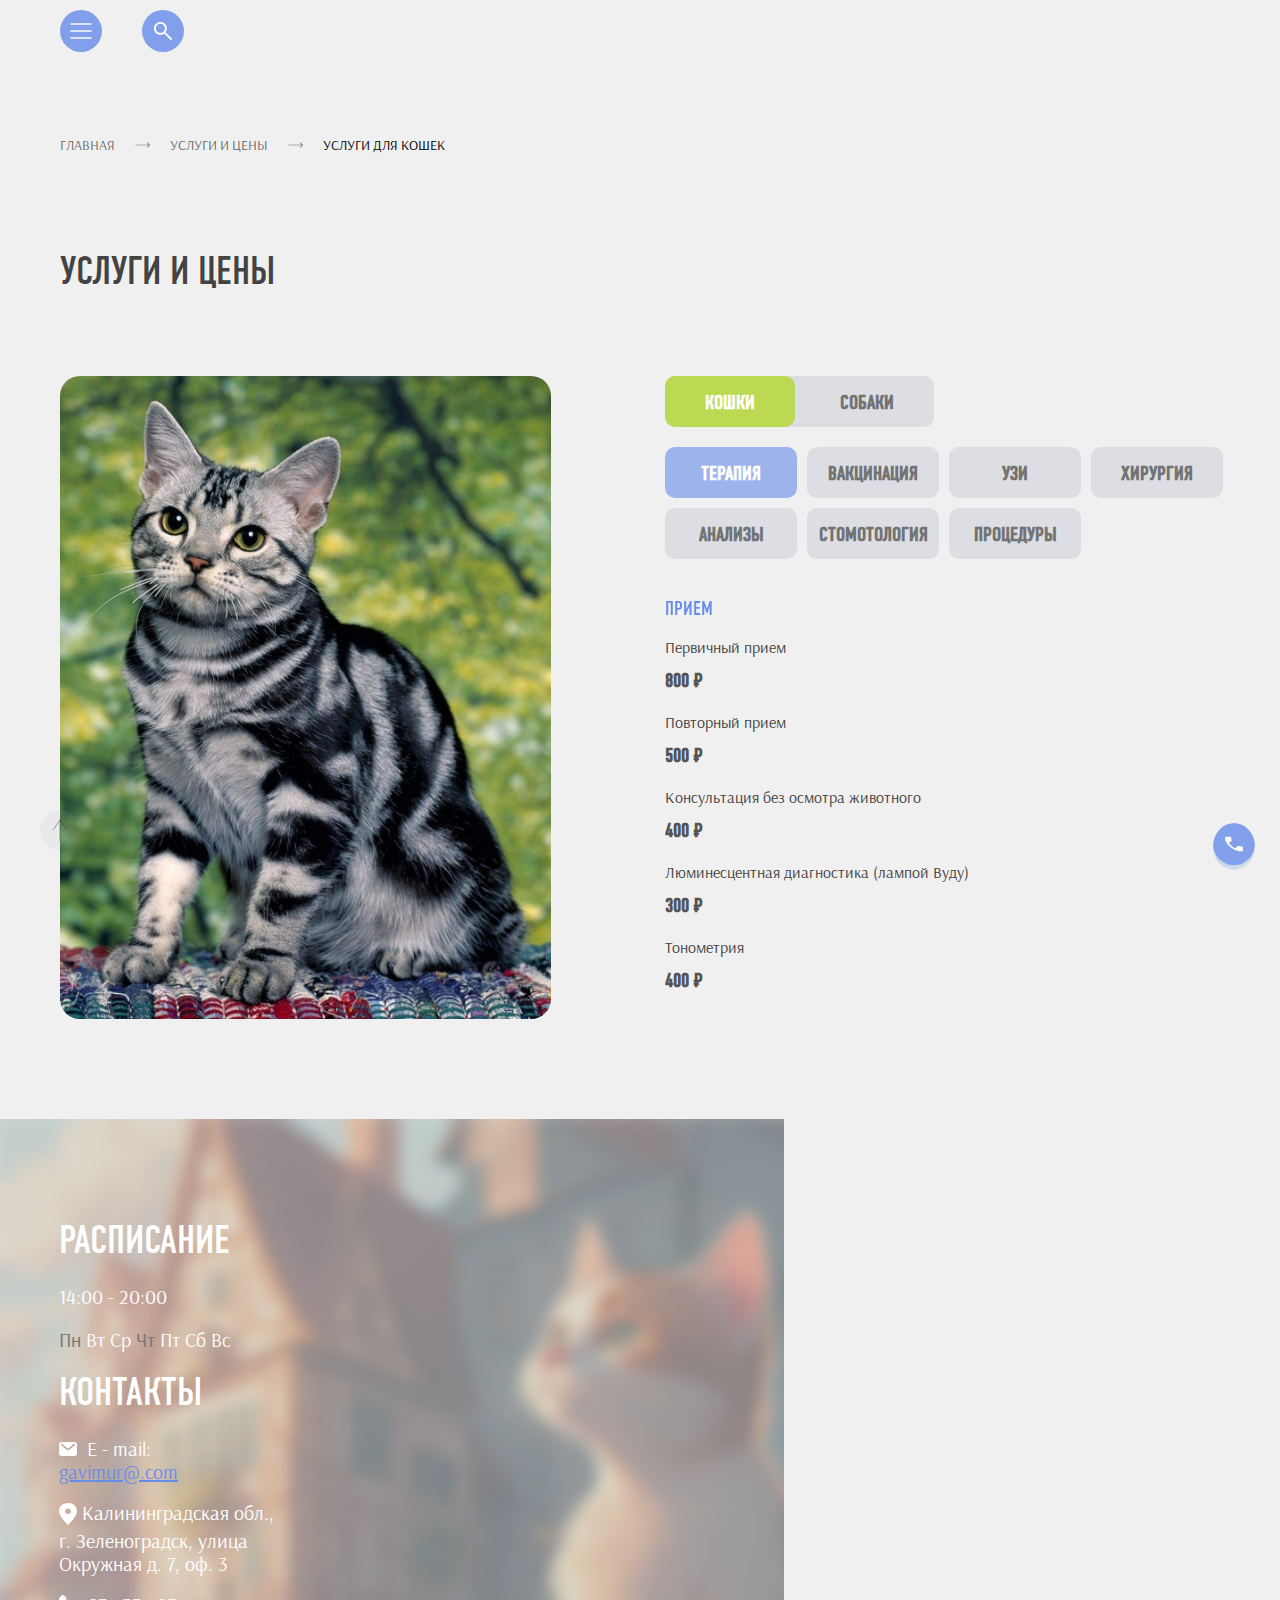
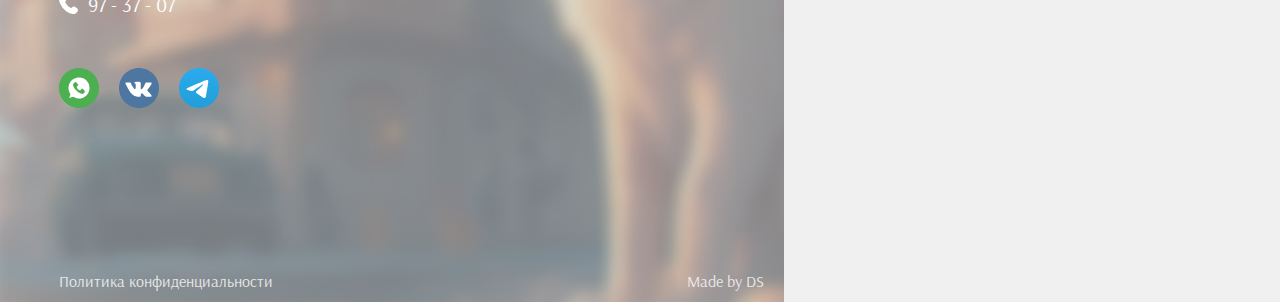
<file: servicesPage.html>
<!DOCTYPE html>
<html lang="en">
<head>
    <meta charset="UTF-8">
    <meta name="viewport" content="width=device-width, initial-scale=1.0">
    <title>Услуги и цены</title>


    <link rel="stylesheet" href="assets/style.css">
    <link rel="stylesheet" media="screen and (max-width:1600px)" href="assets/style1600.css">
    <link rel="stylesheet" media="screen and (max-width:1200px)" href="assets/style1200.css">
    <link rel="stylesheet" media="screen and (max-width:970px)" href="assets/style970.css">
    <link rel="stylesheet" media="screen and (max-width:740px)" href="assets/style740.css">
    <link rel="stylesheet" media="screen and (max-width:500px)" href="assets/style500.css">

    <link href="https://fonts.googleapis.com/css2?family=Arsenal:ital,wght@0,400;0,700;1,400;1,700&family=Noto+Rashi+Hebrew:wght@100;200;300;400;500;600;700;800;900&display=swap" rel="stylesheet">
</head>

<body>

     <a name="top"></a>
    <a class="button_top cursor" href="#top">
        <svg xmlns="http://www.w3.org/2000/svg" width="40" height="40" viewBox="0 0 40 40" fill="none">
            <path d="M20 10L13 20M20 10L27 20M20 10V31" stroke="#3E3D3D" stroke-width="0.5" />
        </svg>
    </a>
    <!-- Main-->
    <section>
        <div class="header">
            <div class="wrapper">
                <div class="main_nav nav">
                    <span class="svg burger menu color_hover cursor" id="menuBurger">
                        <svg xmlns="http://www.w3.org/2000/svg" width="42" height="42" viewBox="0 0 42 42" fill="none">
                            <path d="M11 14H31" stroke="white" stroke-width="1.5" stroke-linecap="round" stroke-linejoin="round" />
                            <path d="M11 21H31" stroke="white" stroke-width="1.5" stroke-linecap="round" />
                            <path d="M11 28H31" stroke="white" stroke-width="1.5" stroke-linecap="round" />
                        </svg>
                    </span>
                    <span class="svg search menu mobile_none color_hover cursor" id="navSearch">
                        <svg xmlns="http://www.w3.org/2000/svg" width="18" height="18" viewBox="0 0 18 18" fill="none" id="searchNavWhite">
                            <path d="M16.5507 17.867C15.8937 17.3707 10.1814 11.5043 10.1814 11.5043C9.69696 11.9033 9.13308 12.2163 8.48977 12.4431C7.84645 12.6699 7.15885 12.7834 6.42695 12.7834C4.63187 12.7834 3.11194 12.1608 1.86716 10.9157C0.622388 9.67057 0 8.16257 0 6.39169C0 4.6208 0.622828 3.1128 1.86848 1.86769C3.11414 0.622564 4.62549 0 6.40253 0C8.1796 0 9.68824 0.622564 10.9285 1.86769C12.1687 3.1128 12.7888 4.62161 12.7888 6.39413C12.7888 7.10538 12.6781 7.7808 12.4567 8.4204C12.2353 9.06 11.914 9.6484 11.4929 10.1856C11.4929 10.1856 17.3837 15.7089 17.8804 16.5398C18.3771 17.3707 17.2077 18.3633 16.5507 17.867ZM6.41206 10.9344C7.67261 10.9344 8.74225 10.4915 9.62099 9.60576C10.4997 8.71996 10.9391 7.6486 10.9391 6.39169C10.9391 5.13477 10.4995 4.06341 9.62041 3.17763C8.74129 2.29182 7.67184 1.84892 6.41206 1.84892C5.14324 1.84892 4.06564 2.29182 3.17927 3.17763C2.29291 4.06341 1.84973 5.13477 1.84973 6.39169C1.84973 7.6486 2.29272 8.71996 3.17871 9.60576C4.06469 10.4915 5.14247 10.9344 6.41206 10.9344Z" fill="white" />
                        </svg>
                        <svg xmlns="http://www.w3.org/2000/svg" width="18" height="18" viewBox="0 0 18 18" fill="none" style="display: none" id="searchNavBlack">
                            <path d="M16.5507 17.867C15.8937 17.3707 10.1814 11.5043 10.1814 11.5043C9.69696 11.9033 9.13308 12.2163 8.48977 12.4431C7.84645 12.6699 7.15885 12.7834 6.42695 12.7834C4.63187 12.7834 3.11194 12.1608 1.86716 10.9157C0.622388 9.67057 0 8.16257 0 6.39169C0 4.6208 0.622828 3.1128 1.86848 1.86769C3.11414 0.622564 4.62549 0 6.40253 0C8.1796 0 9.68824 0.622564 10.9285 1.86769C12.1687 3.1128 12.7888 4.62161 12.7888 6.39413C12.7888 7.10538 12.6781 7.7808 12.4567 8.4204C12.2353 9.06 11.914 9.6484 11.4929 10.1856C11.4929 10.1856 17.3837 15.7089 17.8804 16.5398C18.3771 17.3707 17.2077 18.3633 16.5507 17.867ZM6.41206 10.9344C7.67261 10.9344 8.74225 10.4915 9.62099 9.60576C10.4997 8.71996 10.9391 7.6486 10.9391 6.39169C10.9391 5.13477 10.4995 4.06341 9.62041 3.17763C8.74129 2.29182 7.67184 1.84892 6.41206 1.84892C5.14324 1.84892 4.06564 2.29182 3.17927 3.17763C2.29291 4.06341 1.84973 5.13477 1.84973 6.39169C1.84973 7.6486 2.29272 8.71996 3.17871 9.60576C4.06469 10.4915 5.14247 10.9344 6.41206 10.9344Z" fill="#545454" />
                        </svg>

                        <form action="#" style="display: none" id="searchNavForm">
                            <input type="text">
                            <input type="submit" value="Найти">
                        </form>

                        <span class="search_close" style="display: none" id="searchNavClose" data-close="true">
                            <svg xmlns="http://www.w3.org/2000/svg" width="14" height="14" viewBox="0 0 14 14" fill="none" data-close="true" class="close_black">
                                <path data-close="true" d="M1.40579 13.6478L1.02367 13.7349C0.291312 13.9019 -0.270738 13.0908 0.142857 12.4638L5.58731 7.3596L0.142857 2.25542C-0.239359 1.50112 0.537276 0.684634 1.30975 1.02866L1.40579 1.07143L6.85024 6.1756L12.2947 1.07143L12.5109 0.985798C13.2911 0.676821 14.0097 1.54851 13.5576 2.25542L8.11317 7.3596L13.5576 12.4638C13.9909 13.2257 13.1742 14.0874 12.3902 13.6955L12.2947 13.6478L6.85024 8.54359L1.40579 13.6478Z" fill="#545454" />
                            </svg>
                            <svg xmlns="http://www.w3.org/2000/svg" width="14" height="14" viewBox="0 0 14 14" fill="none" class="close_whiter" data-close="true">
                                <path d="M1.40579 13.6478L1.02367 13.7349C0.291312 13.9019 -0.270738 13.0908 0.142857 12.4638L5.58731 7.3596L0.142857 2.25542C-0.239359 1.50112 0.537276 0.684634 1.30975 1.02866L1.40579 1.07143L6.85024 6.1756L12.2947 1.07143L12.5109 0.985798C13.2911 0.676821 14.0097 1.54851 13.5576 2.25542L8.11317 7.3596L13.5576 12.4638C13.9909 13.2257 13.1742 14.0874 12.3902 13.6955L12.2947 13.6478L6.85024 8.54359L1.40579 13.6478Z" fill="white" data-close="true" />
                            </svg>
                        </span>
                    </span>
                </div>
                <div class="mobile_flex_header">
                    <svg class="cursor" xmlns="http://www.w3.org/2000/svg" width="60" height="55" viewBox="0 0 60 55" fill="none" id="mobileInfoOpen">
                        <path d="M19.4224 0.057415C18.4804 0.236767 17.7697 0.572477 16.963 1.2301C16.3087 1.75896 15.8405 2.29702 15.3893 3.02822C12.6986 7.41545 13.6068 14.6539 17.3805 18.802C17.8938 19.3677 18.785 20.1127 19.3942 20.4852C21.391 21.713 23.6361 21.7774 25.4355 20.6599C27.28 19.5102 28.5435 17.2936 29.023 14.3642C29.1414 13.61 29.164 11.2738 29.0512 10.5012C28.5886 7.27289 27.4097 4.601 25.5652 2.58214C25.1026 2.08088 24.1945 1.32668 23.6248 0.972572C23.0945 0.646059 22.0905 0.222971 21.5659 0.108002C21.0977 0.00222969 19.8624 -0.025362 19.4224 0.057415Z" fill="#668BE9" fill-opacity="0.8" />
                        <path d="M41.5993 0.986233C39.845 1.26676 38.0117 2.36127 36.4944 4.02602C34.5427 6.16445 33.2227 8.9927 32.7264 12.1107C32.5684 13.104 32.5853 15.3206 32.7546 16.222C33.1494 18.2776 33.9899 19.8504 35.2478 20.8713C36.3252 21.7543 37.6789 22.1636 39.0553 22.0302C42.3326 21.6991 45.5647 18.7835 47.2908 14.5986C48.7235 11.1265 48.8758 7.4705 47.7026 4.68365C46.5575 1.96577 44.2335 0.558546 41.5993 0.986233Z" fill="#668BE9" fill-opacity="0.8" />
                        <path d="M5.21141 15.9966C2.90434 16.2956 1.16699 17.8132 0.382921 20.2229C-0.0626989 21.6071 -0.124747 23.5156 0.22498 25.1942C1.03161 29.1031 3.80686 32.6948 7.08978 34.0836C8.77073 34.7918 10.446 34.916 11.8844 34.4285C14.0054 33.7111 15.3986 31.8532 15.8555 29.1261C15.9458 28.5789 15.9458 26.9555 15.8499 26.3209C15.1166 21.253 11.2865 16.806 7.02773 16.0656C6.52571 15.9782 5.63447 15.9461 5.21141 15.9966Z" fill="#668BE9" fill-opacity="0.8" />
                        <path d="M53.0137 19.7216C50.983 20.0757 48.9918 21.2392 47.3391 23.0419C45.5453 25.001 44.3382 27.5579 43.9885 30.1332C43.8982 30.8046 43.9152 32.2486 44.0167 32.8971C44.7049 37.2567 48.3375 39.3491 52.4496 37.7672C54.6552 36.9164 56.652 35.1643 58.0791 32.8327C60.7867 28.4178 60.6118 23.2442 57.6673 20.8483C56.4264 19.8365 54.7172 19.4226 53.0137 19.7216Z" fill="#668BE9" fill-opacity="0.8" />
                        <path d="M28.508 27.9028C24.7738 28.4455 20.0638 31.6416 15.8896 36.4611C12.6236 40.2367 10.3222 44.302 9.63404 47.5212C9.47046 48.2938 9.45354 49.6734 9.6002 50.2022C9.83147 51.0254 10.2207 51.5681 10.9765 52.1429C12.2401 53.0949 13.7574 53.6559 15.6584 53.8721C16.6455 53.9824 18.6423 53.9411 19.9115 53.7847C21.6094 53.5686 23.0421 53.288 26.2517 52.5338C29.3541 51.8072 30.2228 51.6555 31.0802 51.7015C32.1689 51.7612 32.9868 51.9774 35.3333 52.819C37.0143 53.4214 37.9506 53.7065 38.7516 53.8675C41.7412 54.4561 44.257 53.6881 46.8461 51.3979C47.6189 50.7173 47.8558 50.3862 48.0984 49.6642C48.2337 49.2503 48.245 49.1583 48.245 48.188C48.245 47.3096 48.2281 47.0613 48.1153 46.5554C47.4497 43.488 45.4698 39.7814 42.6099 36.2542C39.2085 32.0601 35.2149 29.0387 31.8812 28.1419C30.6684 27.8154 29.6362 27.7418 28.508 27.9028Z" fill="#668BE9" fill-opacity="0.8" />
                    </svg>

                    <svg xmlns="http://www.w3.org/2000/svg" width="60" height="60" viewBox="0 0 60 60" fill="none" id="navMobileOpen" class="cursor">
                        <circle cx="30" cy="30" r="30" fill="#668BE9" fill-opacity="0.8" />
                        <path d="M15.7148 20H44.2863" stroke="white" stroke-width="1.5" stroke-linecap="round" stroke-linejoin="round" />
                        <path d="M15.7148 30H44.2863" stroke="white" stroke-width="1.5" stroke-linecap="round" />
                        <path d="M15.7148 40H44.2863" stroke="white" stroke-width="1.5" stroke-linecap="round" />
                    </svg>
                </div>
            </div>
        </div>
    </section>

    <section>
        <div class="nav_window" id="nav" style="display: none">
            <div class="wrapper nav_flex">
                <nav>
                    <ul id="CloseMenu">
                        <li><a href="index.html">Главная</a></li>
                        <span class="array_animation cursor" id="navClose">

                            <svg class="array" xmlns="http://www.w3.org/2000/svg" width="42" height="42" viewBox="0 0 42 42" fill="none">
                                0
                                <circle cx="21" cy="21" r="21" fill="#668BE9" fill-opacity="0.8" />
                                <path d="M19.9024 14L12 21M12 21L19.9024 28M12 21H30" stroke="white" stroke-width="1.5" stroke-linecap="round" stroke-linejoin="round" />
                            </svg>

                            <svg class="array_hover" xmlns="http://www.w3.org/2000/svg" width="42" height="42" viewBox="0 0 42 42" fill="none">
                                0
                                <circle cx="21" cy="21" r="21" fill="#3B6BE3" fill-opacity="0.8" />
                                <path d="M19.9024 14L12 21M12 21L19.9024 28M12 21H30" stroke="white" stroke-width="1.5" stroke-linecap="round" stroke-linejoin="round" />
                            </svg>
                        </span>

                    </ul>

                </nav>

                <div class="nav_info">
                    <div class="footer_info__content nav_info">
                        <p class="title footer_title nav_title">Расписание</p>
                        <p class="footer_text">14:00 - 20:00</p>
                        <p class="footer_text weekday"><span class="gray">Пн</span> Вт Ср <span class="gray">Чт</span> Пт Сб Вс</p>
                        <p class="title footer_title">Контакты</p>
                        <div class="email footer_contact">
                            <svg xmlns="http://www.w3.org/2000/svg" xmlns:xlink="http://www.w3.org/1999/xlink" width="18" height="18" viewBox="0 0 18 18" fill="none">
                                <rect width="18" height="18" fill="url(#pattern0)" />
                                <defs>
                                    <pattern id="pattern0" patternContentUnits="objectBoundingBox" width="1" height="1">
                                        <use xlink:href="#image0_1208_1671" transform="scale(0.00195312)" />
                                    </pattern>
                                    <image id="image0_1208_1671" width="512" height="512" xlink:href="[data-uri]" />
                                </defs>
                            </svg>
                            <p class="footer_text">E - mail: </p>

                        </div>
                        <a href="404.html" class="footer_text footer_email">gavimur@.com </a>
                        <div class="adress footer_contact">
                            <svg xmlns="http://www.w3.org/2000/svg" width="18" height="22" viewBox="0 0 18 22" fill="none">
                                <path d="M9 0C9 0 0 1.90735e-06 0 8.24942C0 8.24942 9.53674e-07 13.7506 9 22C9 22 18 13.7506 18 8.24942C17.9951 8.24942 17.9951 0 9 0ZM9 10.9977C7.3412 10.9977 5.99835 9.76491 5.99835 8.24942C5.99835 6.7293 7.3412 5.50116 9 5.50116C10.6588 5.50116 12.0016 6.73394 12.0016 8.24942C11.9967 9.76491 10.6539 10.9977 9 10.9977Z" fill="white" />
                            </svg>
                            <p class="footer_text">Калининградская обл., г. Зеленоградск, улица Окружная д. 7, оф. 3</p>
                        </div>
                        <div class="tel footer_contact">
                            <svg xmlns="http://www.w3.org/2000/svg" width="19" height="19" viewBox="0 0 19 19" fill="none">
                                <path d="M13.2538 12.1893L12.7729 12.6954C12.7729 12.6954 11.6302 13.8985 8.51104 10.6145C5.3919 7.33068 6.53462 6.12759 6.53462 6.12759L6.83735 5.80885C7.58321 5.02366 7.65351 3.76302 7.00276 2.84272L5.67177 0.960147C4.8664 -0.178917 3.31017 -0.329387 2.38708 0.642455L0.730284 2.38676C0.272574 2.86865 -0.0341491 3.49331 0.00304865 4.18628C0.0982069 5.95911 0.855746 9.77351 5.08287 14.2239C9.56554 18.9433 13.7716 19.1308 15.4916 18.961C16.0357 18.9074 16.5088 18.614 16.89 18.2126L18.3896 16.634C19.4017 15.5683 19.1163 13.7414 17.8212 12.996L15.8046 11.8352C14.9542 11.3458 13.9183 11.4896 13.2538 12.1893Z" fill="white" />
                            </svg>

                            <a href="404.html" class="footer_text">97 - 37 - 07</a>
                        </div>

                        <div class="social">
                            <span>
                                <a href="404.html">
                                    <svg xmlns="http://www.w3.org/2000/svg" width="40" height="40" viewBox="0 0 40 40" fill="none">
                                        <g clip-path="url(#clip0_1432_2024)">
                                            <path d="M20 40C31.0457 40 40 31.0457 40 20C40 8.95431 31.0457 0 20 0C8.95431 0 0 8.95431 0 20C0 31.0457 8.95431 40 20 40Z" fill="#4CAF50" />
                                            <path d="M20.0008 9.47363C18.0616 9.47437 16.1602 10.0108 14.5065 11.0238C12.8529 12.0367 11.5112 13.4868 10.6294 15.214C9.74773 16.9412 9.3603 18.8784 9.50988 20.8119C9.65947 22.7454 10.3403 24.6 11.4771 26.171L10.1614 30.0815L14.2114 28.7868C15.5815 29.6906 17.1439 30.2614 18.774 30.4537C20.404 30.6461 22.0564 30.4546 23.5993 29.8945C25.1421 29.3344 26.5326 28.4213 27.6597 27.2282C28.7867 26.035 29.6192 24.5947 30.0905 23.0225C30.5618 21.4503 30.6589 19.7897 30.3741 18.1732C30.0892 16.5568 29.4303 15.0293 28.45 13.7129C27.4697 12.3965 26.1951 11.3276 24.7281 10.5915C23.261 9.85541 21.6422 9.4726 20.0008 9.47363ZM25.5956 24.3605L24.4745 25.4815C23.2956 26.6605 20.1693 25.3631 17.3982 22.5868C14.6271 19.8105 13.385 16.6921 14.5061 15.5263L15.6271 14.4052C15.8442 14.2057 16.1283 14.0949 16.4232 14.0949C16.7181 14.0949 17.0022 14.2057 17.2193 14.4052L18.8719 16.0526C19.0066 16.1836 19.1055 16.347 19.159 16.5272C19.2125 16.7074 19.2188 16.8983 19.1773 17.0816C19.1358 17.2649 19.048 17.4345 18.9222 17.5741C18.7963 17.7137 18.6368 17.8187 18.4587 17.8789C18.1961 17.9628 17.9759 18.1448 17.8441 18.3869C17.7122 18.6291 17.6788 18.9127 17.7508 19.1789C18.0456 20.4157 19.6377 21.95 20.8193 22.2447C21.084 22.3002 21.3599 22.2584 21.5963 22.127C21.8327 21.9955 22.0137 21.7831 22.1061 21.5289C22.1657 21.3483 22.271 21.1862 22.4119 21.0585C22.5528 20.9307 22.7244 20.8417 22.91 20.8001C23.0956 20.7585 23.2888 20.7657 23.4707 20.821C23.6527 20.8763 23.8172 20.9779 23.9482 21.1157L25.5982 22.7684C25.7974 22.9858 25.9077 23.2701 25.9072 23.5649C25.9067 23.8598 25.7955 24.1437 25.5956 24.3605Z" fill="white" />
                                        </g>
                                        <defs>
                                            <clipPath id="clip0_1432_2024">
                                                <rect width="40" height="40" fill="white" />
                                            </clipPath>
                                        </defs>
                                    </svg>
                                </a>
                            </span>
                            <span>
                                <a href="404.html">
                                    <svg xmlns="http://www.w3.org/2000/svg" width="40" height="40" viewBox="0 0 40 40" fill="none">
                                        <g clip-path="url(#clip0_1432_2030)">
                                            <path d="M20 40C31.0457 40 40 31.0457 40 20C40 8.95431 31.0457 0 20 0C8.95431 0 0 8.95431 0 20C0 31.0457 8.95431 40 20 40Z" fill="#4D76A1" />
                                            <path fill-rule="evenodd" clip-rule="evenodd" d="M19.2452 28.7716H20.815C20.815 28.7716 21.2892 28.7196 21.5312 28.4586C21.7541 28.219 21.7469 27.7691 21.7469 27.7691C21.7469 27.7691 21.7163 25.6628 22.6938 25.3526C23.6575 25.0471 24.895 27.3883 26.2066 28.2885C27.1985 28.9699 27.9521 28.8205 27.9521 28.8205L31.4592 28.7716C31.4592 28.7716 33.2939 28.6586 32.424 27.2161C32.3527 27.0981 31.9173 26.1491 29.8164 24.1989C27.6174 22.1578 27.9119 22.488 30.5608 18.9574C32.174 16.8072 32.819 15.4945 32.6176 14.9323C32.4254 14.3968 31.2389 14.5383 31.2389 14.5383L27.2901 14.5629C27.2901 14.5629 26.9974 14.523 26.7803 14.6528C26.5681 14.78 26.4316 15.0767 26.4316 15.0767C26.4316 15.0767 25.8066 16.7405 24.9731 18.1556C23.2147 21.1414 22.5117 21.299 22.2243 21.1136C21.5558 20.6815 21.7227 19.3777 21.7227 18.4515C21.7227 15.558 22.1616 14.3515 20.8681 14.0392C20.4389 13.9354 20.123 13.867 19.0253 13.8559C17.6163 13.8413 16.4237 13.8602 15.7485 14.1911C15.2993 14.411 14.9527 14.9013 15.1638 14.9294C15.4248 14.9644 16.0159 15.0888 16.3293 15.5155C16.7339 16.066 16.7197 17.3024 16.7197 17.3024C16.7197 17.3024 16.9521 20.7086 16.1767 21.1318C15.6444 21.422 14.9142 20.8295 13.3466 18.1206C12.5434 16.7331 11.937 15.1993 11.937 15.1993C11.937 15.1993 11.82 14.9127 11.6115 14.7594C11.3583 14.5736 11.0047 14.5144 11.0047 14.5144L7.2523 14.539C7.2523 14.539 6.689 14.5547 6.48222 14.7996C6.29825 15.0175 6.4676 15.4681 6.4676 15.4681C6.4676 15.4681 9.40531 22.3411 12.7316 25.8047C15.7817 28.9802 19.2452 28.7716 19.2452 28.7716Z" fill="white" />
                                        </g>
                                        <defs>
                                            <clipPath id="clip0_1432_2030">
                                                <rect width="40" height="40" fill="white" />
                                            </clipPath>
                                        </defs>
                                    </svg>
                                </a>
                            </span>
                            <span>
                                <a href="404.html">
                                    <svg xmlns="http://www.w3.org/2000/svg" width="40" height="40" viewBox="0 0 40 40" fill="none">
                                        <g clip-path="url(#clip0_1432_2035)">
                                            <path d="M20 40C31.0457 40 40 31.0457 40 20C40 8.9543 31.0457 0 20 0C8.9543 0 0 8.9543 0 20C0 31.0457 8.9543 40 20 40Z" fill="url(#paint0_linear_1432_2035)" />
                                            <path fill-rule="evenodd" clip-rule="evenodd" d="M9.0537 19.7889C14.8841 17.2487 18.772 15.574 20.7172 14.7649C26.2714 12.4548 27.4256 12.0535 28.1778 12.0402C28.3432 12.0373 28.7132 12.0783 28.9528 12.2728C29.3082 12.5612 29.3103 13.1873 29.2708 13.6017C28.9698 16.7642 27.6675 24.4386 27.0049 27.9806C26.7245 29.4794 26.1725 29.982 25.6381 30.0311C24.4767 30.138 23.5947 29.2635 22.4698 28.5262C20.7096 27.3723 19.7151 26.654 18.0064 25.5281C16.0318 24.2268 17.3119 23.5117 18.4372 22.3428C18.7317 22.037 23.849 17.3824 23.9481 16.9601C23.9605 16.9073 23.972 16.7104 23.855 16.6065C23.7381 16.5026 23.5655 16.5381 23.441 16.5664C23.2644 16.6064 20.4524 18.4651 15.0049 22.1423C14.2067 22.6904 13.4837 22.9574 12.836 22.9435C12.1218 22.9281 10.7482 22.5397 9.72706 22.2078C8.47456 21.8006 7.47909 21.5853 7.56581 20.8939C7.61097 20.5337 8.10691 20.1654 9.0537 19.7889Z" fill="white" />
                                        </g>
                                        <defs>
                                            <linearGradient id="paint0_linear_1432_2035" x1="20" y1="0" x2="20" y2="39.6875" gradientUnits="userSpaceOnUse">
                                                <stop stop-color="#2AABEE" />
                                                <stop offset="1" stop-color="#229ED9" />
                                            </linearGradient>
                                            <clipPath id="clip0_1432_2035">
                                                <rect width="40" height="40" fill="white" />
                                            </clipPath>
                                        </defs>
                                    </svg>
                                </a>
                            </span>
                        </div>

                    </div>
                </div>
            </div>
        </div>
    </section>

    <section>
        <div class="nav_window" id="navMobile" style="display: none">
            <div class="wrapper nav_flex">
                <div class="window_close cursor" id="navMobileClose">
                    <svg xmlns="http://www.w3.org/2000/svg" width="60" height="60" viewBox="0 0 60 60" fill="none">
                        <circle cx="30" cy="30" r="30" fill="#668BE9" fill-opacity="0.8" />
                        <path d="M16 20L44 40M44 20L30.2373 30L16.4746 40" stroke="white" stroke-width="1.5" stroke-linecap="round" />
                    </svg>
                </div>
                <nav>
                    <ul id="CloseMenuMobile">
                        <li><a href="index.html">Главная</a></li>
                        
                        <li class="mobile_search">

                            <span class="svg search menu  cursor" id="mobileSearch">
                                <svg xmlns="http://www.w3.org/2000/svg" width="18" height="18" viewBox="0 0 18 18" fill="none" id="searchMobileWhite">
                                    <path d="M16.5507 17.867C15.8937 17.3707 10.1814 11.5043 10.1814 11.5043C9.69696 11.9033 9.13308 12.2163 8.48977 12.4431C7.84645 12.6699 7.15885 12.7834 6.42695 12.7834C4.63187 12.7834 3.11194 12.1608 1.86716 10.9157C0.622388 9.67057 0 8.16257 0 6.39169C0 4.6208 0.622828 3.1128 1.86848 1.86769C3.11414 0.622564 4.62549 0 6.40253 0C8.1796 0 9.68824 0.622564 10.9285 1.86769C12.1687 3.1128 12.7888 4.62161 12.7888 6.39413C12.7888 7.10538 12.6781 7.7808 12.4567 8.4204C12.2353 9.06 11.914 9.6484 11.4929 10.1856C11.4929 10.1856 17.3837 15.7089 17.8804 16.5398C18.3771 17.3707 17.2077 18.3633 16.5507 17.867ZM6.41206 10.9344C7.67261 10.9344 8.74225 10.4915 9.62099 9.60576C10.4997 8.71996 10.9391 7.6486 10.9391 6.39169C10.9391 5.13477 10.4995 4.06341 9.62041 3.17763C8.74129 2.29182 7.67184 1.84892 6.41206 1.84892C5.14324 1.84892 4.06564 2.29182 3.17927 3.17763C2.29291 4.06341 1.84973 5.13477 1.84973 6.39169C1.84973 7.6486 2.29272 8.71996 3.17871 9.60576C4.06469 10.4915 5.14247 10.9344 6.41206 10.9344Z" fill="white" />
                                </svg>
                                <svg xmlns="http://www.w3.org/2000/svg" width="18" height="18" viewBox="0 0 18 18" fill="none" style="display: none" id="searchMobileBlack">
                                    <path d="M16.5507 17.867C15.8937 17.3707 10.1814 11.5043 10.1814 11.5043C9.69696 11.9033 9.13308 12.2163 8.48977 12.4431C7.84645 12.6699 7.15885 12.7834 6.42695 12.7834C4.63187 12.7834 3.11194 12.1608 1.86716 10.9157C0.622388 9.67057 0 8.16257 0 6.39169C0 4.6208 0.622828 3.1128 1.86848 1.86769C3.11414 0.622564 4.62549 0 6.40253 0C8.1796 0 9.68824 0.622564 10.9285 1.86769C12.1687 3.1128 12.7888 4.62161 12.7888 6.39413C12.7888 7.10538 12.6781 7.7808 12.4567 8.4204C12.2353 9.06 11.914 9.6484 11.4929 10.1856C11.4929 10.1856 17.3837 15.7089 17.8804 16.5398C18.3771 17.3707 17.2077 18.3633 16.5507 17.867ZM6.41206 10.9344C7.67261 10.9344 8.74225 10.4915 9.62099 9.60576C10.4997 8.71996 10.9391 7.6486 10.9391 6.39169C10.9391 5.13477 10.4995 4.06341 9.62041 3.17763C8.74129 2.29182 7.67184 1.84892 6.41206 1.84892C5.14324 1.84892 4.06564 2.29182 3.17927 3.17763C2.29291 4.06341 1.84973 5.13477 1.84973 6.39169C1.84973 7.6486 2.29272 8.71996 3.17871 9.60576C4.06469 10.4915 5.14247 10.9344 6.41206 10.9344Z" fill="#545454" />
                                </svg>

                                <form action="#" style="display: none" id="searchMobileForm">
                                    <input type="text">
                                    <input type="submit" value="Найти" class="mobileSearchButton">
                                </form>

                                <span class="search_close" style="display: none" id="searchMobileClose" data-close="true">
                                    <svg xmlns="http://www.w3.org/2000/svg" width="14" height="14" viewBox="0 0 14 14" fill="none" data-close="true" class="close_black">
                                        <path data-close="true" d="M1.40579 13.6478L1.02367 13.7349C0.291312 13.9019 -0.270738 13.0908 0.142857 12.4638L5.58731 7.3596L0.142857 2.25542C-0.239359 1.50112 0.537276 0.684634 1.30975 1.02866L1.40579 1.07143L6.85024 6.1756L12.2947 1.07143L12.5109 0.985798C13.2911 0.676821 14.0097 1.54851 13.5576 2.25542L8.11317 7.3596L13.5576 12.4638C13.9909 13.2257 13.1742 14.0874 12.3902 13.6955L12.2947 13.6478L6.85024 8.54359L1.40579 13.6478Z" fill="#545454" />
                                    </svg>
                                    <svg xmlns="http://www.w3.org/2000/svg" width="14" height="14" viewBox="0 0 14 14" fill="none" class="close_whiter close_whiter__mobile" data-close="true">
                                        <path d="M1.40579 13.6478L1.02367 13.7349C0.291312 13.9019 -0.270738 13.0908 0.142857 12.4638L5.58731 7.3596L0.142857 2.25542C-0.239359 1.50112 0.537276 0.684634 1.30975 1.02866L1.40579 1.07143L6.85024 6.1756L12.2947 1.07143L12.5109 0.985798C13.2911 0.676821 14.0097 1.54851 13.5576 2.25542L8.11317 7.3596L13.5576 12.4638C13.9909 13.2257 13.1742 14.0874 12.3902 13.6955L12.2947 13.6478L6.85024 8.54359L1.40579 13.6478Z" fill="white" data-close="true" />
                                    </svg>
                                </span>
                            </span>
                        </li>
                    </ul>

                </nav>
            </div>

        </div>
    </section>

    <section>
        <div class="nav_window" id="navInfoMobile" style="display: none">
            <div class="wrapper nav_flex">
                <div class="nav_info">
                    <div class="footer_info__content nav_info">
                        <p class="title footer_title nav_title">Расписание</p>
                        <p class="footer_text">14:00 - 20:00</p>
                        <p class="footer_text weekday"><span class="gray">Пн</span> Вт Ср <span class="gray">Чт</span> Пт Сб Вс</p>
                        <p class="title footer_title">Контакты</p>
                        <div class="email footer_contact">
                            <svg xmlns="http://www.w3.org/2000/svg" width="20" height="15" viewBox="0 0 20 15" fill="none">
                                <path fill-rule="evenodd" clip-rule="evenodd" d="M3.96802 4.05627e-07H16.032C16.4706 -8.96937e-06 16.8491 -1.84309e-05 17.1624 0.0200159C17.4922 0.0411191 17.8221 0.0875256 18.1481 0.214088C18.8831 0.499538 19.4672 1.04707 19.7716 1.7362C19.9066 2.04176 19.9561 2.35105 19.9787 2.66027C20 2.95395 20 3.30878 20 3.72001V11.28C20 11.6912 20 12.046 19.9787 12.3397C19.9561 12.6489 19.9066 12.9582 19.7716 13.2638C19.4672 13.9529 18.8831 14.5005 18.1481 14.7859C17.8221 14.9124 17.4922 14.9588 17.1624 14.98C16.8491 15 16.4706 15 16.032 15H3.96801C3.52936 15 3.15088 15 2.83762 14.98C2.50779 14.9588 2.17788 14.9124 1.85195 14.7859C1.11687 14.5005 0.53284 13.9529 0.22836 13.2638C0.0933604 12.9582 0.0438603 12.6489 0.0213503 12.3397C-1.96602e-05 12.046 -9.56733e-06 11.6912 4.32668e-07 11.28V3.72002C-9.56733e-06 3.30878 -1.96602e-05 2.95395 0.0213503 2.66027C0.0438603 2.35105 0.0933604 2.04176 0.22836 1.7362C0.53284 1.04707 1.11687 0.499538 1.85195 0.214088C2.17788 0.0875256 2.50779 0.0411191 2.83762 0.0200159C3.15088 -1.84309e-05 3.52937 -8.96937e-06 3.96802 4.05627e-07ZM2.31745 2.13541C2.68114 1.74576 3.3129 1.70627 3.72854 2.04722L9.3415 6.65156C9.7185 6.96084 10.2815 6.96084 10.6585 6.65156L16.2715 2.04722C16.6871 1.70627 17.3189 1.74576 17.6825 2.13541C18.0462 2.52507 18.0041 3.11735 17.5885 3.4583L11.9755 8.06269C10.8444 8.99053 9.1556 8.99053 8.0245 8.06269L2.41153 3.4583C1.99589 3.11735 1.95377 2.52507 2.31745 2.13541Z" fill="white" />
                            </svg>
                            <p class="footer_text">E - mail: </p>

                        </div>
                        <a href="404.html" class="footer_text footer_email">gavimur@.com </a>
                        <div class="adress footer_contact">

                            <p class="footer_text nav_address__mobile">
                                <svg xmlns="http://www.w3.org/2000/svg" width="18" height="22" viewBox="0 0 18 22" fill="none">
                                    <path d="M9 0C9 0 0 1.90735e-06 0 8.24942C0 8.24942 9.53674e-07 13.7506 9 22C9 22 18 13.7506 18 8.24942C17.9951 8.24942 17.9951 0 9 0ZM9 10.9977C7.3412 10.9977 5.99835 9.76491 5.99835 8.24942C5.99835 6.7293 7.3412 5.50116 9 5.50116C10.6588 5.50116 12.0016 6.73394 12.0016 8.24942C11.9967 9.76491 10.6539 10.9977 9 10.9977Z" fill="white" />
                                </svg>

                                <span class="city_mobile">Калининградская обл.,</span><br>г. Зеленоградск, улица Окружная д. 7, оф. 3
                            </p>
                        </div>
                        <div class="tel footer_contact">
                            <svg xmlns="http://www.w3.org/2000/svg" width="29" height="29" viewBox="0 0 29 29" fill="none">
                                <path d="M20.2294 18.6047L19.4956 19.3772C19.4956 19.3772 17.7514 21.2136 12.9905 16.2011C8.22974 11.1889 9.97389 9.35264 9.97389 9.35264L10.436 8.86614C11.5744 7.66768 11.6817 5.74356 10.6884 4.33888L8.65691 1.46549C7.42766 -0.273084 5.05237 -0.502748 3.64344 0.980589L1.11464 3.64295C0.416034 4.37846 -0.0521223 5.3319 0.0046532 6.38958C0.149895 9.09548 1.30614 14.9175 7.75807 21.7101C14.6 28.9134 21.0198 29.1997 23.6451 28.9405C24.4755 28.8587 25.1976 28.4109 25.7795 27.7981L28.0683 25.3887C29.6132 23.7621 29.1775 20.9737 27.2008 19.8361L24.1228 18.0643C22.8249 17.3173 21.2438 17.5367 20.2294 18.6047Z" fill="white" />
                            </svg>

                            <a href="404.html" class="footer_text nav_tel__mobile">97 - 37 - 07</a>
                        </div>

                        <div class="social">
                            <span>
                                <a href="404.html">
                                    <svg xmlns="http://www.w3.org/2000/svg" width="40" height="40" viewBox="0 0 40 40" fill="none">
                                        <g clip-path="url(#clip0_1432_2024)">
                                            <path d="M20 40C31.0457 40 40 31.0457 40 20C40 8.95431 31.0457 0 20 0C8.95431 0 0 8.95431 0 20C0 31.0457 8.95431 40 20 40Z" fill="#4CAF50" />
                                            <path d="M20.0008 9.47363C18.0616 9.47437 16.1602 10.0108 14.5065 11.0238C12.8529 12.0367 11.5112 13.4868 10.6294 15.214C9.74773 16.9412 9.3603 18.8784 9.50988 20.8119C9.65947 22.7454 10.3403 24.6 11.4771 26.171L10.1614 30.0815L14.2114 28.7868C15.5815 29.6906 17.1439 30.2614 18.774 30.4537C20.404 30.6461 22.0564 30.4546 23.5993 29.8945C25.1421 29.3344 26.5326 28.4213 27.6597 27.2282C28.7867 26.035 29.6192 24.5947 30.0905 23.0225C30.5618 21.4503 30.6589 19.7897 30.3741 18.1732C30.0892 16.5568 29.4303 15.0293 28.45 13.7129C27.4697 12.3965 26.1951 11.3276 24.7281 10.5915C23.261 9.85541 21.6422 9.4726 20.0008 9.47363ZM25.5956 24.3605L24.4745 25.4815C23.2956 26.6605 20.1693 25.3631 17.3982 22.5868C14.6271 19.8105 13.385 16.6921 14.5061 15.5263L15.6271 14.4052C15.8442 14.2057 16.1283 14.0949 16.4232 14.0949C16.7181 14.0949 17.0022 14.2057 17.2193 14.4052L18.8719 16.0526C19.0066 16.1836 19.1055 16.347 19.159 16.5272C19.2125 16.7074 19.2188 16.8983 19.1773 17.0816C19.1358 17.2649 19.048 17.4345 18.9222 17.5741C18.7963 17.7137 18.6368 17.8187 18.4587 17.8789C18.1961 17.9628 17.9759 18.1448 17.8441 18.3869C17.7122 18.6291 17.6788 18.9127 17.7508 19.1789C18.0456 20.4157 19.6377 21.95 20.8193 22.2447C21.084 22.3002 21.3599 22.2584 21.5963 22.127C21.8327 21.9955 22.0137 21.7831 22.1061 21.5289C22.1657 21.3483 22.271 21.1862 22.4119 21.0585C22.5528 20.9307 22.7244 20.8417 22.91 20.8001C23.0956 20.7585 23.2888 20.7657 23.4707 20.821C23.6527 20.8763 23.8172 20.9779 23.9482 21.1157L25.5982 22.7684C25.7974 22.9858 25.9077 23.2701 25.9072 23.5649C25.9067 23.8598 25.7955 24.1437 25.5956 24.3605Z" fill="white" />
                                        </g>
                                        <defs>
                                            <clipPath id="clip0_1432_2024">
                                                <rect width="40" height="40" fill="white" />
                                            </clipPath>
                                        </defs>
                                    </svg>
                                </a>
                            </span>
                            <span>
                                <a href="404.html">
                                    <svg xmlns="http://www.w3.org/2000/svg" width="40" height="40" viewBox="0 0 40 40" fill="none">
                                        <g clip-path="url(#clip0_1432_2030)">
                                            <path d="M20 40C31.0457 40 40 31.0457 40 20C40 8.95431 31.0457 0 20 0C8.95431 0 0 8.95431 0 20C0 31.0457 8.95431 40 20 40Z" fill="#4D76A1" />
                                            <path fill-rule="evenodd" clip-rule="evenodd" d="M19.2452 28.7716H20.815C20.815 28.7716 21.2892 28.7196 21.5312 28.4586C21.7541 28.219 21.7469 27.7691 21.7469 27.7691C21.7469 27.7691 21.7163 25.6628 22.6938 25.3526C23.6575 25.0471 24.895 27.3883 26.2066 28.2885C27.1985 28.9699 27.9521 28.8205 27.9521 28.8205L31.4592 28.7716C31.4592 28.7716 33.2939 28.6586 32.424 27.2161C32.3527 27.0981 31.9173 26.1491 29.8164 24.1989C27.6174 22.1578 27.9119 22.488 30.5608 18.9574C32.174 16.8072 32.819 15.4945 32.6176 14.9323C32.4254 14.3968 31.2389 14.5383 31.2389 14.5383L27.2901 14.5629C27.2901 14.5629 26.9974 14.523 26.7803 14.6528C26.5681 14.78 26.4316 15.0767 26.4316 15.0767C26.4316 15.0767 25.8066 16.7405 24.9731 18.1556C23.2147 21.1414 22.5117 21.299 22.2243 21.1136C21.5558 20.6815 21.7227 19.3777 21.7227 18.4515C21.7227 15.558 22.1616 14.3515 20.8681 14.0392C20.4389 13.9354 20.123 13.867 19.0253 13.8559C17.6163 13.8413 16.4237 13.8602 15.7485 14.1911C15.2993 14.411 14.9527 14.9013 15.1638 14.9294C15.4248 14.9644 16.0159 15.0888 16.3293 15.5155C16.7339 16.066 16.7197 17.3024 16.7197 17.3024C16.7197 17.3024 16.9521 20.7086 16.1767 21.1318C15.6444 21.422 14.9142 20.8295 13.3466 18.1206C12.5434 16.7331 11.937 15.1993 11.937 15.1993C11.937 15.1993 11.82 14.9127 11.6115 14.7594C11.3583 14.5736 11.0047 14.5144 11.0047 14.5144L7.2523 14.539C7.2523 14.539 6.689 14.5547 6.48222 14.7996C6.29825 15.0175 6.4676 15.4681 6.4676 15.4681C6.4676 15.4681 9.40531 22.3411 12.7316 25.8047C15.7817 28.9802 19.2452 28.7716 19.2452 28.7716Z" fill="white" />
                                        </g>
                                        <defs>
                                            <clipPath id="clip0_1432_2030">
                                                <rect width="40" height="40" fill="white" />
                                            </clipPath>
                                        </defs>
                                    </svg>
                                </a>
                            </span>
                            <span>
                                <a href="404.html">
                                    <svg xmlns="http://www.w3.org/2000/svg" width="40" height="40" viewBox="0 0 40 40" fill="none">
                                        <g clip-path="url(#clip0_1514_2566)">
                                            <path d="M20 40C31.0457 40 40 31.0457 40 20C40 8.9543 31.0457 0 20 0C8.9543 0 0 8.9543 0 20C0 31.0457 8.9543 40 20 40Z" fill="url(#paint0_linear_1514_2566)" />
                                            <path fill-rule="evenodd" clip-rule="evenodd" d="M9.05175 19.7889C14.8821 17.2487 18.77 15.574 20.7153 14.7649C26.2695 12.4548 27.4236 12.0535 28.1758 12.0402C28.3413 12.0373 28.7112 12.0783 28.9508 12.2728C29.3063 12.5612 29.3083 13.1873 29.2689 13.6017C28.9678 16.7642 27.6655 24.4386 27.0029 27.9806C26.7225 29.4794 26.1705 29.982 25.6361 30.0311C24.4747 30.138 23.5928 29.2635 22.4678 28.5262C20.7076 27.3723 19.7132 26.654 18.0045 25.5281C16.0299 24.2268 17.31 23.5117 18.4353 22.3428C18.7298 22.037 23.8471 17.3824 23.9461 16.9601C23.9585 16.9073 23.97 16.7104 23.8531 16.6065C23.7361 16.5026 23.5635 16.5381 23.439 16.5664C23.2625 16.6064 20.4504 18.4651 15.0029 22.1423C14.2047 22.6904 13.4818 22.9574 12.834 22.9435C12.1199 22.9281 10.7463 22.5397 9.72511 22.2078C8.47261 21.8006 7.47714 21.5853 7.56386 20.8939C7.60902 20.5337 8.10495 20.1654 9.05175 19.7889Z" fill="white" />
                                        </g>
                                        <defs>
                                            <linearGradient id="paint0_linear_1514_2566" x1="20" y1="0" x2="20" y2="39.6875" gradientUnits="userSpaceOnUse">
                                                <stop stop-color="#2AABEE" />
                                                <stop offset="1" stop-color="#229ED9" />
                                            </linearGradient>
                                            <clipPath id="clip0_1514_2566">
                                                <rect width="40" height="40" fill="white" />
                                            </clipPath>
                                        </defs>
                                    </svg>
                                </a>
                            </span>
                        </div>

                    </div>
                </div>
                <div class="window_close cursor" id="navInfoMobileClose">
                    <svg xmlns="http://www.w3.org/2000/svg" width="60" height="60" viewBox="0 0 60 60" fill="none">
                        <circle cx="30" cy="30" r="30" fill="#668BE9" fill-opacity="0.8" />
                        <path d="M16 20L44 40M44 20L30.2373 30L16.4746 40" stroke="white" stroke-width="1.5" stroke-linecap="round" />
                    </svg>
                </div>
            </div>
        </div>
    </section>
                <div class="overflow_container" id="phonoButton"><a href="404.html" class="advantage_right__order1 button_animation"><span class="svg tel menu color_hover cursor ">
                                <svg xmlns="http://www.w3.org/2000/svg" width="18" height="18" viewBox="0 0 22 18" fill="none">
                                    <path d="M20.4885 18C17.9744 18 15.4939 17.5112 13.0471 16.5335C10.6003 15.5558 8.41146 14.2775 6.48047 12.6986C4.54947 11.1197  2.98664 9.32836 1.792 7.32471C0.597332 5.32105 0 3.29181 0 1.23697C0 0.887035 0.14502 0.593392 0.43506 0.356035C0.7251 0.118678 1.08392 0 1.51152 0H5.92972C6.30065 0 6.61671 0.0907438 6.87791 0.272232C7.13911 0.45372 7.30753 0.702585 7.38318 1.01883L8.1809 4.1235C8.23685 4.40748 8.23106 4.66121 8.16353 4.88468C8.09598 5.10816 7.95733 5.30116 7.74758 5.46367L4.74651 7.87992C5.74144 9.22769 6.88284 10.4248 8.1707 11.4713C9.45856 12.5179 10.9004 13.4109 12.4961 14.1505L15.3771 11.7574C15.6135 11.5569 15.8867 11.4156 16.1966 11.3334C16.5065 11.2513 16.8259 11.2392 17.1548 11.2973L20.7503 11.9383C21.1281 12.0083 21.4309 12.1547 21.6586 12.3775C21.8862 12.6004 22 12.8705 22 13.1881V16.7572C22 17.1097 21.855 17.405 21.5649 17.643C21.2749 17.881 20.9161 18 20.4885 18Z" fill="white" />
                                </svg>
                                <span class="flare"></span>
                            </span>

                        </a>
                    </div>
    <!-- Контент -->
    <div class="wrapper content content_servicesPage">

        <div class="breadCrumbs">
            <p class="breadCrumbs_text"><a href="index.html">Главная</a></p>
            <p class="breadCrumbs_svg">
                <svg xmlns="http://www.w3.org/2000/svg" width="15" height="6" viewBox="0 0 15 6" fill="none">
                    <path d="M14.7475 3.24749C14.8842 3.1108 14.8842 2.8892 14.7475 2.75251L12.5201 0.525126C12.3834 0.388443 12.1618 0.388443 12.0251 0.525126C11.8884 0.66181 11.8884 0.883418 12.0251 1.0201L14.005 3L12.0251 4.9799C11.8884 5.11658 11.8884 5.33819 12.0251 5.47487C12.1618 5.61156 12.3834 5.61156 12.5201 5.47487L14.7475 3.24749ZM0.5 3.35H14.5V2.65H0.5V3.35Z" fill="#666666" />
                </svg>
            </p>
            <p class="breadCrumbs_text">Услуги и цены</p>
            <p class="breadCrumbs_svg">
                <svg xmlns="http://www.w3.org/2000/svg" width="15" height="6" viewBox="0 0 15 6" fill="none">
                    <path d="M14.7475 3.24749C14.8842 3.1108 14.8842 2.8892 14.7475 2.75251L12.5201 0.525126C12.3834 0.388443 12.1618 0.388443 12.0251 0.525126C11.8884 0.66181 11.8884 0.883418 12.0251 1.0201L14.005 3L12.0251 4.9799C11.8884 5.11658 11.8884 5.33819 12.0251 5.47487C12.1618 5.61156 12.3834 5.61156 12.5201 5.47487L14.7475 3.24749ZM0.5 3.35H14.5V2.65H0.5V3.35Z" fill="#666666" />
                </svg>
            </p>
            <div id="servicesPageBreadCrumbs">

                <p class="breadCrumbs_text breadCrumbs_text__active" style="display: none"><span class="mobile_none2">Услуги для кошек</span>
                                <span class="mobile_block2">Услуги..</span>
                </p>

                <p class="breadCrumbs_text breadCrumbs_text__active" style="display: none"><span class="mobile_none2">Услуги для собак</span>
                                <span class="mobile_block2">Услуги..</span>
                </p>


            </div>
        </div>

        <p class="title">услуги и цены</p>

        <div class="catAndDog_button catAndDog_button__tablet servicesPage_button tablet_block">
            <p id="catButtonTablet">Кошки</p>
            <p id="dogButtonTablet">Собаки</p>
        </div>

        <div class="office office__tablet tablet_block" id="officeTablet">
            <p class="office_button office_active">Терапия</p>
            <p class="office_button">Вакцинация</p>
            <p class="office_button">УЗИ</p>
            <p class="office_button">Хирургия</p>
            <p class="office_button">Анализы</p>
            <p class="office_button">Стомотология</p>
            <p class="office_button">Процедуры</p>
        </div>

        <div class="servicesPage_slider__tablet tablet_block">
            <p class="slider_array color_hover cursor array_animation" id="servicesPageLeftTablet">
                <svg class="array" xmlns="http://www.w3.org/2000/svg" width="37" height="38" viewBox="0 0 37 38" fill="none">
                    <path d="M22 13L12 18.5L22 24" stroke="#668BE9" stroke-width="1.5" stroke-linecap="round" stroke-linejoin="round" />
                </svg>
                <svg class="array_hover" xmlns="http://www.w3.org/2000/svg" width="37" height="38" viewBox="0 0 37 38" fill="none">
                    <path d="M22 13L12 18.5L22 24" stroke="#fff" stroke-width="1.5" stroke-linecap="round" stroke-linejoin="round" />
                </svg>
            </p>
            <p class="slider_array color_hover cursor array_animation" id="servicesPageRightTablet">
                <svg class="array" xmlns="http://www.w3.org/2000/svg" width="37" height="38" viewBox="0 0 37 38" fill="none">
                    <path d="M15 13L25 18.5L15 24" stroke="#668BE9" stroke-width="1.5" stroke-linecap="round" stroke-linejoin="round" />
                </svg>

                <svg class="array_hover" xmlns="http://www.w3.org/2000/svg" width="37" height="38" viewBox="0 0 37 38" fill="none">
                    <path d="M15 13L25 18.5L15 24" stroke="#fff" stroke-width="1.5" stroke-linecap="round" stroke-linejoin="round" />
                </svg>

            </p>

        </div>

        <div class="servicesPage_content">
            <div class="servicesPage_img mobile_none">
                <div id="catImg" style="display: none">
                    <div class="animal_img">

                        <div class="animal_img__content">
                            <div><img src="assets/img/CatAndDog/cat.jpg" alt=""></div>
                            <div style="display: none">
                                <img src="assets/img/CatAndDog/11.jpg" alt="">
                                <img style="display: none" src="assets/img/CatAndDog/cat.jpg" alt="">

                            </div>
                            <div style="display: none">
                                <img src="assets/img/CatAndDog/12.jpg" alt="">
                                <img style="display: none" src="assets/img/CatAndDog/cat.jpg" alt="">
                                <img style="display: none" src="assets/img/CatAndDog/11.jpg" alt="">

                            </div>
                            <div style="display: none">
                                <img src="assets/img/CatAndDog/13.jpg" alt="">
                                <img style="display: none" src="assets/img/CatAndDog/cat.jpg" alt="">
                                <img style="display: none" src="assets/img/CatAndDog/11.jpg" alt="">
                                <img style="display: none" src="assets/img/CatAndDog/12.jpg" alt="">

                            </div>
                            <div style="display: none">
                                <img src="assets/img/CatAndDog/14.jpg" alt="">
                                <img style="display: none" src="assets/img/CatAndDog/cat.jpg" alt="">
                                <img style="display: none" src="assets/img/CatAndDog/11.jpg" alt="">
                                <img style="display: none" src="assets/img/CatAndDog/12.jpg" alt="">
                                <img style="display: none" src="assets/img/CatAndDog/13.jpg" alt="">

                            </div>
                            <div style="display: none">
                                <img src="assets/img/CatAndDog/15.png" alt="">
                                <img style="display: none" src="assets/img/CatAndDog/cat.jpg" alt="">
                                <img style="display: none" src="assets/img/CatAndDog/11.jpg" alt="">
                                <img style="display: none" src="assets/img/CatAndDog/12.jpg" alt="">
                                <img style="display: none" src="assets/img/CatAndDog/13.jpg" alt="">

                            </div>
                            <div style="display: none">
                                <img src="assets/img/CatAndDog/16.jpg" alt="">
                                <img style="display: none" src="assets/img/CatAndDog/cat.jpg" alt="">
                                <img style="display: none" src="assets/img/CatAndDog/11.jpg" alt="">
                                <img style="display: none" src="assets/img/CatAndDog/12.jpg" alt="">
                                <img style="display: none" src="assets/img/CatAndDog/13.jpg" alt="">
                                <img style="display: none" src="assets/img/CatAndDog/15.png" alt="">

                            </div>
                        </div>

                        <div class="animalImgArray" id="animalImgArray">

                            <div class="animal_img__left cursor" id="catImgLeft">
                                <div class="animall_array">
                                    <svg xmlns="http://www.w3.org/2000/svg" width="62" height="62" viewBox="0 0 62 62" fill="none">
                                        <g filter="url(#filter0_d_1208_1471)">
                                            <circle cx="31" cy="27" r="21" fill="#668BE9" fill-opacity="0.8" />
                                            <path d="M34.9727 21.4185L23.6213 27.4974L34.9727 33.5764" stroke="white" stroke-width="1.5" stroke-linecap="round" stroke-linejoin="round" />
                                        </g>
                                        <defs>
                                            <filter id="filter0_d_1208_1471" x="0" y="0" width="62" height="62" filterUnits="userSpaceOnUse" color-interpolation-filters="sRGB">
                                                <feFlood flood-opacity="0" result="BackgroundImageFix" />
                                                <feColorMatrix in="SourceAlpha" type="matrix" values="0 0 0 0 0 0 0 0 0 0 0 0 0 0 0 0 0 0 127 0" result="hardAlpha" />
                                                <feOffset dy="4" />
                                                <feGaussianBlur stdDeviation="5" />
                                                <feComposite in2="hardAlpha" operator="out" />
                                                <feColorMatrix type="matrix" values="0 0 0 0 0.316667 0 0 0 0 0.316667 0 0 0 0 0.316667 0 0 0 0.15 0" />
                                                <feBlend mode="normal" in2="BackgroundImageFix" result="effect1_dropShadow_1208_1471" />
                                                <feBlend mode="normal" in="SourceGraphic" in2="effect1_dropShadow_1208_1471" result="shape" />
                                            </filter>
                                        </defs>
                                    </svg>
                                </div>

                            </div>

                            <div class="animal_img__right cursor" id="catImgRight">
                                <div class="animall_array">
                                    <svg xmlns="http://www.w3.org/2000/svg" width="62" height="62" viewBox="0 0 62 62" fill="none">
                                        <g filter="url(#filter0_d_1208_1470)">
                                            <circle cx="31" cy="27" r="21" fill="#668BE9" fill-opacity="0.8" />
                                            <path d="M27.0273 21.4185L38.3787 27.4974L27.0273 33.5764" stroke="white" stroke-width="1.5" stroke-linecap="round" stroke-linejoin="round" />
                                        </g>
                                        <defs>
                                            <filter id="filter0_d_1208_1470" x="0" y="0" width="62" height="62" filterUnits="userSpaceOnUse" color-interpolation-filters="sRGB">
                                                <feFlood flood-opacity="0" result="BackgroundImageFix" />
                                                <feColorMatrix in="SourceAlpha" type="matrix" values="0 0 0 0 0 0 0 0 0 0 0 0 0 0 0 0 0 0 127 0" result="hardAlpha" />
                                                <feOffset dy="4" />
                                                <feGaussianBlur stdDeviation="5" />
                                                <feComposite in2="hardAlpha" operator="out" />
                                                <feColorMatrix type="matrix" values="0 0 0 0 0.316667 0 0 0 0 0.316667 0 0 0 0 0.316667 0 0 0 0.15 0" />
                                                <feBlend mode="normal" in2="BackgroundImageFix" result="effect1_dropShadow_1208_1470" />
                                                <feBlend mode="normal" in="SourceGraphic" in2="effect1_dropShadow_1208_1470" result="shape" />
                                            </filter>
                                        </defs>
                                    </svg>
                                </div>
                            </div>
                        </div>

                        <div class="animal_elips animal_elips__servicesPage"></div>
                    </div>
                </div>
                <div id="dogImg" style="display: none">
                    <div class="animal_img">

                        <div class="animal_img__content">
                            <div><img src="assets/img/CatAndDog/dog.jpg" alt=""></div>
                            <div style="display: none">
                                <img src="assets/img/CatAndDog/21.jpg" alt="">
                                <img style="display: none" src="assets/img/CatAndDog/dog.jpg" alt="">
                            </div>
                            <div style="display: none">
                                <img src="assets/img/CatAndDog/22.webp" alt="">
                                <img style="display: none" src="assets/img/CatAndDog/dog.jpg" alt="">
                                <img style="display: none" src="assets/img/CatAndDog/21.jpg" alt="">

                            </div>
                            <div style="display: none">
                                <img src="assets/img/CatAndDog/23.jpg" alt="">
                                <img style="display: none" src="assets/img/CatAndDog/dog.jpg" alt="">
                                <img style="display: none" src="assets/img/CatAndDog/21.jpg" alt="">
                                <img style="display: none" src="assets/img/CatAndDog/22.webp" alt="">

                            </div>
                            <div style="display: none">
                                <img src="assets/img/CatAndDog/24.jpg" alt="">
                                <img style="display: none" src="assets/img/CatAndDog/dog.jpg" alt="">
                                <img style="display: none" src="assets/img/CatAndDog/21.jpg" alt="">
                                <img style="display: none" src="assets/img/CatAndDog/22.webp" alt="">
                                <img style="display: none" src="assets/img/CatAndDog/23.jpg" alt="">

                            </div>
                            <div style="display: none">
                                <img src="assets/img/CatAndDog/24.jpg" alt="">
                                <img style="display: none" src="assets/img/CatAndDog/dog.jpg" alt="">
                                <img style="display: none" src="assets/img/CatAndDog/21.jpg" alt="">
                                <img style="display: none" src="assets/img/CatAndDog/22.webp" alt="">
                                <img style="display: none" src="assets/img/CatAndDog/23.jpg" alt="">

                            </div>
                            <div style="display: none">
                                <img src="assets/img/CatAndDog/25.jpg" alt="">
                                <img style="display: none" src="assets/img/CatAndDog/dog.jpg" alt="">
                                <img style="display: none" src="assets/img/CatAndDog/21.jpg" alt="">
                                <img style="display: none" src="assets/img/CatAndDog/22.webp" alt="">
                                <img style="display: none" src="assets/img/CatAndDog/23.jpg" alt="">
                                <img style="display: none" src="assets/img/CatAndDog/24.jpg" alt="">

                            </div>
                        </div>

                        <div class="animalImgArray" id="animalImgArray">

                            <div class="animal_img__left cursor" id="dogImgLeft">
                                <div class="animall_array">
                                    <svg xmlns="http://www.w3.org/2000/svg" width="62" height="62" viewBox="0 0 62 62" fill="none">
                                        <g filter="url(#filter0_d_1208_1471)">
                                            <circle cx="31" cy="27" r="21" fill="#668BE9" fill-opacity="0.8" />
                                            <path d="M34.9727 21.4185L23.6213 27.4974L34.9727 33.5764" stroke="white" stroke-width="1.5" stroke-linecap="round" stroke-linejoin="round" />
                                        </g>
                                        <defs>
                                            <filter id="filter0_d_1208_1471" x="0" y="0" width="62" height="62" filterUnits="userSpaceOnUse" color-interpolation-filters="sRGB">
                                                <feFlood flood-opacity="0" result="BackgroundImageFix" />
                                                <feColorMatrix in="SourceAlpha" type="matrix" values="0 0 0 0 0 0 0 0 0 0 0 0 0 0 0 0 0 0 127 0" result="hardAlpha" />
                                                <feOffset dy="4" />
                                                <feGaussianBlur stdDeviation="5" />
                                                <feComposite in2="hardAlpha" operator="out" />
                                                <feColorMatrix type="matrix" values="0 0 0 0 0.316667 0 0 0 0 0.316667 0 0 0 0 0.316667 0 0 0 0.15 0" />
                                                <feBlend mode="normal" in2="BackgroundImageFix" result="effect1_dropShadow_1208_1471" />
                                                <feBlend mode="normal" in="SourceGraphic" in2="effect1_dropShadow_1208_1471" result="shape" />
                                            </filter>
                                        </defs>
                                    </svg>
                                </div>

                            </div>

                            <div class="animal_img__right cursor" id="dogImgRight">
                                <div class="animall_array">
                                    <svg xmlns="http://www.w3.org/2000/svg" width="62" height="62" viewBox="0 0 62 62" fill="none">
                                        <g filter="url(#filter0_d_1208_1470)">
                                            <circle cx="31" cy="27" r="21" fill="#668BE9" fill-opacity="0.8" />
                                            <path d="M27.0273 21.4185L38.3787 27.4974L27.0273 33.5764" stroke="white" stroke-width="1.5" stroke-linecap="round" stroke-linejoin="round" />
                                        </g>
                                        <defs>
                                            <filter id="filter0_d_1208_1470" x="0" y="0" width="62" height="62" filterUnits="userSpaceOnUse" color-interpolation-filters="sRGB">
                                                <feFlood flood-opacity="0" result="BackgroundImageFix" />
                                                <feColorMatrix in="SourceAlpha" type="matrix" values="0 0 0 0 0 0 0 0 0 0 0 0 0 0 0 0 0 0 127 0" result="hardAlpha" />
                                                <feOffset dy="4" />
                                                <feGaussianBlur stdDeviation="5" />
                                                <feComposite in2="hardAlpha" operator="out" />
                                                <feColorMatrix type="matrix" values="0 0 0 0 0.316667 0 0 0 0 0.316667 0 0 0 0 0.316667 0 0 0 0.15 0" />
                                                <feBlend mode="normal" in2="BackgroundImageFix" result="effect1_dropShadow_1208_1470" />
                                                <feBlend mode="normal" in="SourceGraphic" in2="effect1_dropShadow_1208_1470" result="shape" />
                                            </filter>
                                        </defs>
                                    </svg>
                                </div>
                            </div>
                        </div>

                        <div class="animal_elips animal_elips__servicesPage"></div>
                    </div>
                </div>
                <div id="dogImg"></div>
            </div>
            <div class="servicesPage_info">

                <div class="catAndDog_button servicesPage_button tablet_none">
                    <p id="catButton">Кошки</p>
                    <p id="dogButton">Собаки</p>
                </div>

                <div class="office tablet_none" id="office">
                    <p class="office_button office_active">Терапия</p>
                    <p class="office_button">Вакцинация</p>
                    <p class="office_button">УЗИ</p>
                    <p class="office_button">Хирургия</p>
                    <p class="office_button">Анализы</p>
                    <p class="office_button">Стомотология</p>
                    <p class="office_button">Процедуры</p>
                </div>

                <div id="catInfo" style="display: none">
                    <div>
                        <p class="servicesPage_title">Прием</p>
                        <p class="servicesPage_text">Первичный прием</p>
                        <p class="servicesPage_price">800 ₽</p>
                        <p class="servicesPage_text">Повторный прием</p>
                        <p class="servicesPage_price">500 ₽</p>
                        <p class="servicesPage_text">Консультация без осмотра животного</p>
                        <p class="servicesPage_price">400 ₽</p>
                        <p class="servicesPage_text">Люминесцентная диагностика (лампой Вуду)</p>
                        <p class="servicesPage_price">300 ₽</p>
                        <p class="servicesPage_text">Тонометрия</p>
                        <p class="servicesPage_price">400 ₽</p>
                    </div>
                    <div style="display:none">
                        <p class="servicesPage_title">Вакцинация</p>
                        <p class="servicesPage_text">Комплексная вакцинация (импорт)</p>
                        <p class="servicesPage_price">от 1 600 ₽</p>
                        <p class="servicesPage_text">Комплексная вакцинация (РФ)</p>
                        <p class="servicesPage_price">от 1 400 ₽</p>
                        <p class="servicesPage_text">Вакцинация от бешенства (импорт)</p>
                        <p class="servicesPage_price">от 550 ₽</p>
                        <p class="servicesPage_text">Вакцинация от бешентва (РФ)</p>
                        <p class="servicesPage_price">от 200 ₽</p>
                        <p class="servicesPage_title">Электронное чипирование</p>
                        <p class="servicesPage_text">Электронное чипирование с внесением в международную базу</p>
                        <p class="servicesPage_price">1 500 ₽</p>

                    </div>
                    <div style="display:none">
                        <p class="servicesPage_title">УЗИ</p>
                        <p class="servicesPage_text">УЗИ одного органа / системы</p>
                        <p class="servicesPage_price">650 ₽</p>
                        <p class="servicesPage_text">УЗИ двух орган / систем</p>
                        <p class="servicesPage_price">750 ₽</p>
                        <p class="servicesPage_text">УЗИ брюшной полости (полное)</p>
                        <p class="servicesPage_price">1 100 ₽</p>
                    </div>
                    <div style="display:none">
                        <p class="servicesPage_title">Кастрация</p>
                        <p class="servicesPage_text">Кастрация кота</p>
                        <p class="servicesPage_price">2 200 ₽</p>
                        <p class="servicesPage_text">Кастрация кошки</p>
                        <p class="servicesPage_price">5 000 ₽</p>
                        <p class="servicesPage_text">Кастрация кота - крипторха</p>
                        <p class="servicesPage_price">от 6 500 ₽</p>
                    </div>
                    <div style="display:none">
                        <p class="servicesPage_title">Сбор материала</p>
                        <p class="servicesPage_text">Взятие крови из вены, включая пробирку и иглу</p>
                        <p class="servicesPage_price">350 ₽</p>
                        <p class="servicesPage_text">Взятие биоматериала (соскоб, мазок, смыв)</p>
                        <p class="servicesPage_price">150 ₽</p>
                        <p class="servicesPage_text">Взятие пробы мочи катетером / цистоцентозом</p>
                        <p class="servicesPage_price">от 300 ₽ / 550 ₽</p>
                        <p class="servicesPage_title">Исследование материала</p>
                        <p class="servicesPage_text">Общеклинический анализ мочи (ОАМ)</p>
                        <p class="servicesPage_price">750 ₽</p>
                        <p class="servicesPage_text">Предоперационный биохимический профиль крови</p>
                        <p class="servicesPage_price">900 ₽</p>
                    </div>
                    <div style="display:none">
                        <p class="servicesPage_title">Санация ротовой полости</p>
                        <p class="servicesPage_text">Ультрозвуковая чистка зубов, полировка</p>
                        <p class="servicesPage_price">от 2500 ₽</p>
                        <p class="servicesPage_text">Ультрозвуковая чистка зубов, удаление больных зубов, полировка</p>
                        <p class="servicesPage_price">от 3500 ₽</p>
                        <p class="servicesPage_title">Удаление зубов</p>
                        <p class="servicesPage_text">Удаление временных зубов</p>
                        <p class="servicesPage_price">100 ₽ - 500 ₽ зуб</p>
                        <p class="servicesPage_text">Удаление постоянных зубов</p>
                        <p class="servicesPage_price">500 ₽ - 1600 ₽ зуб</p>
                    </div>
                    <div style="display:none">
                        <p class="servicesPage_title">Гигиенические процедуры</p>
                        <p class="servicesPage_text">Стрижка когтей</p>
                        <p class="servicesPage_price">300 ₽</p>
                        <p class="servicesPage_text">Опорожнение переанальных желез</p>
                        <p class="servicesPage_price">от 300 ₽</p>
                        <p class="servicesPage_text">Гигиеническая чистка ушей</p>
                        <p class="servicesPage_price">400 ₽</p>
                        <p class="servicesPage_title">Инъекции и инфузии</p>
                        <p class="servicesPage_text">Инъекция внутримышечная / подкожная</p>
                        <p class="servicesPage_price">150 ₽</p>
                        <p class="servicesPage_text">Инфузия подкожная</p>
                        <p class="servicesPage_price">от 480 ₽</p>
                    </div>
                </div>

                <div id="dogInfo" style="display: none">
                    <div>
                        <p class="servicesPage_title">Прием</p>
                        <p class="servicesPage_text">Первичный прием</p>
                        <p class="servicesPage_price">800 ₽</p>
                        <p class="servicesPage_text">Повторный прием</p>
                        <p class="servicesPage_price">500 ₽</p>
                        <p class="servicesPage_text">Консультация без осмотра животного</p>
                        <p class="servicesPage_price">400 ₽</p>
                        <p class="servicesPage_text">Люминесцентная диагностика (лампой Вуду)</p>
                        <p class="servicesPage_price">300 ₽</p>
                        <p class="servicesPage_text">Тонометрия</p>
                        <p class="servicesPage_price">400 ₽</p>
                    </div>
                    <div style="display:none">
                        <p class="servicesPage_title">Вакцинация</p>
                        <p class="servicesPage_text">Комплексная вакцинация (импорт)</p>
                        <p class="servicesPage_price">от 1 700 ₽</p>
                        <p class="servicesPage_text">Комплексная вакцинация (РФ)</p>
                        <p class="servicesPage_price">от 1 300 ₽</p>
                        <p class="servicesPage_text">Вакцинация от бешенства (импорт)</p>
                        <p class="servicesPage_price">от 650 ₽</p>
                        <p class="servicesPage_text">Вакцинация от бешентва (РФ)</p>
                        <p class="servicesPage_price">от 500 ₽</p>
                        <p class="servicesPage_title">Электронное чипирование</p>
                        <p class="servicesPage_text">Электронное чипирование с внесением в международную базу</p>
                        <p class="servicesPage_price">1 500 ₽</p>
                    </div>
                    <div style="display:none">
                         <p class="servicesPage_title">УЗИ</p>
                        <p class="servicesPage_text">УЗИ одного органа / системы</p>
                        <p class="servicesPage_price">650 ₽</p>
                        <p class="servicesPage_text">УЗИ двух орган / систем</p>
                        <p class="servicesPage_price">750 ₽</p>
                        <p class="servicesPage_text">УЗИ брюшной полости (полное)</p>
                        <p class="servicesPage_price">1 100 ₽</p>
                    </div>
                    <div style="display:none">
                        <p class="servicesPage_title">Кастрация</p>
                        <p class="servicesPage_text">Кастрация кобеля</p>
                        <p class="servicesPage_price">от 4 500 ₽</p>
                        <p class="servicesPage_text">Кастрация кобеля-крипторха</p>
                        <p class="servicesPage_price">от 6 500 ₽</p>
                        <p class="servicesPage_text">Кастрация суки до 10 кг</p>
                        <p class="servicesPage_price">от 5 200 ₽</p>
                        <p class="servicesPage_text">Кастрация суки более 10 кг</p>
                        <p class="servicesPage_price">от 6 000 ₽</p>
                    </div>
                    <div style="display:none">
                        <p class="servicesPage_title">Сбор материала</p>
                        <p class="servicesPage_text">Взятие крови из вены, включая пробирку и иглу</p>
                        <p class="servicesPage_price">350 ₽</p>
                        <p class="servicesPage_text">Взятие биоматериала (соскоб, мазок, смыв)</p>
                        <p class="servicesPage_price">150 ₽</p>
                        <p class="servicesPage_text">Взятие пробы мочи катетером / цистоцентозом</p>
                        <p class="servicesPage_price">от 300 ₽ / 550 ₽</p>
                        <p class="servicesPage_title">Исследование материала</p>
                        <p class="servicesPage_text">Общеклинический анализ мочи (ОАМ)</p>
                        <p class="servicesPage_price">500 ₽</p>
                        <p class="servicesPage_text">Предоперационный биохимический профиль крови</p>
                        <p class="servicesPage_price">900 ₽</p>
                    </div>
                    <div style="display:none">
                        <p class="servicesPage_title">Санация ротовой полости</p>
                        <p class="servicesPage_text">Ультрозвуковая чистка зубов, полировка</p>
                        <p class="servicesPage_price">от 2500 ₽</p>
                        <p class="servicesPage_text">Ультрозвуковая чистка зубов, удаление больных зубов, полировка</p>
                        <p class="servicesPage_price">от 3500 ₽</p>
                        <p class="servicesPage_title">Удаление зубов</p>
                        <p class="servicesPage_text">Удаление временных зубов</p>
                        <p class="servicesPage_price">100 ₽ - 500 ₽ зуб</p>
                        <p class="servicesPage_text">Удаление постоянных зубов</p>
                        <p class="servicesPage_price">500 ₽ - 1600 ₽ зуб</p>
                    </div>
                    <div style="display:none">
                        <p class="servicesPage_title">Гигиенические процедуры</p>
                        <p class="servicesPage_text">Стрижка когтей</p>
                        <p class="servicesPage_price">400 ₽</p>
                        <p class="servicesPage_text">Опорожнение переанальных желез</p>
                        <p class="servicesPage_price">от 300 ₽</p>
                        <p class="servicesPage_text">Гигиеническая чистка ушей</p>
                        <p class="servicesPage_price">400 ₽</p>
                        <p class="servicesPage_title">Инъекции и инфузии</p>
                        <p class="servicesPage_text">Инъекция внутримышечная / подкожная</p>
                        <p class="servicesPage_price">150 ₽</p>
                        <p class="servicesPage_text">Инфузия подкожная</p>
                        <p class="servicesPage_price">от 480 ₽</p>
                    </div>
                </div>
            </div>

        </div>

        <div class="stocks_link__block servicesPage_button__link" style="display: none">
            <a href="pricePage.html">
                <p class="stocks_link servicesPage_link__button color_hover cursor">Полный прайс<span class="stocks_svg">
                        <svg xmlns="http://www.w3.org/2000/svg" width="10" height="11" viewBox="0 0 10 11" fill="none">
                            <path d="M1.35156 1.5791L8.91913 5.63173L1.35156 9.68437" stroke="#7F9EEC" stroke-width="1.5" stroke-linecap="round" stroke-linejoin="round" />
                        </svg>
                    </span>
                </p>
            </a>
        </div>

    </div>
    
  <footer>
        <div class="footer_info">
            <div class="footer_info__content">
                <p class="title footer_title">Расписание</p>
                <p class="footer_text">14:00 - 20:00</p>
                <p class="footer_text weekday"><span class="gray">Пн</span> Вт Ср <span class="gray">Чт</span> Пт Сб Вс</p>
                <p class="title footer_title">Контакты</p>
                <div class="email footer_contact">
                    <svg xmlns="http://www.w3.org/2000/svg" width="18" height="14" viewBox="0 0 18 14" fill="none">
                        <path fill-rule="evenodd" clip-rule="evenodd" d="M3.57122 3.78585e-07H14.4288C14.8235 -8.37141e-06 15.1642 -1.72034e-05 15.4462 0.0186815C15.743 0.0383778 16.0399 0.0816905 16.3333 0.199816C16.9948 0.466236 17.5205 0.977262 17.7944 1.62046C17.9159 1.90565 17.9605 2.19432 17.9808 2.48292C18 2.75702 18 3.08819 18 3.47201V10.528C18 10.9118 18 11.243 17.9808 11.5171C17.9605 11.8057 17.9159 12.0943 17.7944 12.3796C17.5205 13.0227 16.9948 13.5338 16.3333 13.8002C16.0399 13.9183 15.743 13.9616 15.4462 13.9814C15.1642 14 14.8235 14 14.4288 14H3.57121C3.17642 14 2.83579 14 2.55386 13.9814C2.25701 13.9616 1.96009 13.9183 1.66676 13.8002C1.00518 13.5338 0.479556 13.0227 0.205524 12.3796C0.0840243 12.0943 0.0394743 11.8057 0.0192153 11.5171C-1.76951e-05 11.243 -8.6106e-06 10.9118 3.89401e-07 10.528V3.47202C-8.6106e-06 3.0882 -1.76951e-05 2.75702 0.0192153 2.48292C0.0394743 2.19432 0.0840243 1.90565 0.205524 1.62046C0.479556 0.977262 1.00518 0.466236 1.66676 0.199816C1.96009 0.0816905 2.25701 0.0383778 2.55386 0.0186815C2.83579 -1.72034e-05 3.17643 -8.37141e-06 3.57122 3.78585e-07ZM2.08571 1.99305C2.41303 1.62937 2.98161 1.59252 3.35569 1.91074L8.40735 6.20813C8.74665 6.49679 9.25335 6.49679 9.59265 6.20813L14.6443 1.91074C15.0184 1.59252 15.587 1.62937 15.9143 1.99305C16.2416 2.35673 16.2037 2.90952 15.8296 3.22774L10.778 7.52517C9.75996 8.39116 8.24004 8.39116 7.22205 7.52517L2.17038 3.22774C1.7963 2.90952 1.75839 2.35673 2.08571 1.99305Z" fill="white" />
                    </svg>
                    <p class="footer_text">E - mail: </p>

                </div>
                <a href="404.html" class="footer_text footer_email">gavimur@.com </a>
                <div class="adress footer_contact">

                    <p class="footer_text footer_margen__none"><svg xmlns="http://www.w3.org/2000/svg" width="18" height="22" viewBox="0 0 18 22" fill="none">
                            <path d="M9 0C9 0 0 1.90735e-06 0 8.24942C0 8.24942 9.53674e-07 13.7506 9 22C9 22 18 13.7506 18 8.24942C17.9951 8.24942 17.9951 0 9 0ZM9 10.9977C7.3412 10.9977 5.99835 9.76491 5.99835 8.24942C5.99835 6.7293 7.3412 5.50116 9 5.50116C10.6588 5.50116 12.0016 6.73394 12.0016 8.24942C11.9967 9.76491 10.6539 10.9977 9 10.9977Z" fill="white" />
                        </svg> <span class="footer_address_city">Калининградская обл.,</span> г. Зеленоградск, улица Окружная д. 7, оф. 3</p>
                </div>
                <div class="tel footer_contact">
                    <svg xmlns="http://www.w3.org/2000/svg" width="19" height="19" viewBox="0 0 19 19" fill="none">
                        <path d="M13.2538 12.1893L12.7729 12.6954C12.7729 12.6954 11.6302 13.8985 8.51104 10.6145C5.3919 7.33067 6.53462 6.12759 6.53462 6.12759L6.83735 5.80885C7.58321 5.02365 7.65351 3.76302 7.00276 2.84272L5.67177 0.960147C4.8664 -0.178917 3.31017 -0.329386 2.38708 0.642455L0.730284 2.38676C0.272574 2.86865 -0.0341491 3.49331 0.00304865 4.18628C0.0982069 5.95911 0.855747 9.77351 5.08287 14.2239C9.56554 18.9433 13.7716 19.1308 15.4916 18.961C16.0357 18.9074 16.5088 18.614 16.89 18.2126L18.3896 16.634C19.4017 15.5683 19.1163 13.7414 17.8212 12.996L15.8046 11.8352C14.9542 11.3458 13.9183 11.4896 13.2538 12.1893Z" fill="white" />
                    </svg>
                    <a href="404.html" class="footer_text">97 - 37 - 07</a>
                </div>

                <div class="social">
                    <span>
                        <a href="404.html">
                            <img src="assets/img/svg/whatsapp.svg" alt="">

                        </a>
                    </span>
                    <span>
                        <a href="404.html">
                            <img src="assets/img/svg/vk.svg" alt="">

                        </a>
                    </span>
                    <span>
                        <a href="404.html">
                            <img src="assets/img/svg/telegram.svg" alt="">
                        </a>
                    </span>


                </div>
                <div class="footer_footer">
                    <a href="404.html">Политика конфиденциальности</a>
                    <a href="404.html" class="ds">Made by DS</a>
                </div>
            </div>

        </div>

        <div class="footer_map">
           <script type="text/javascript" charset="utf-8" async src="https://api-maps.yandex.ru/services/constructor/1.0/js/?um=constructor%3A58639c62c4742eaf725946be93523de8268c2e2277ae8261243ddd5178e99ff8&amp;width=1200&amp;height=800&amp;lang=ru_RU&amp;scroll=true"></script>
        </div>

    </footer>



    <script src="assets/js/function.js"></script>
    <script src="assets/js/menu.js"></script>
    <script src="assets/js/menuMain.js"></script>
    <script src="assets/js/search.js"></script>
    <script src="assets/js/servicesPage.js"></script>



</body></html>
</file>
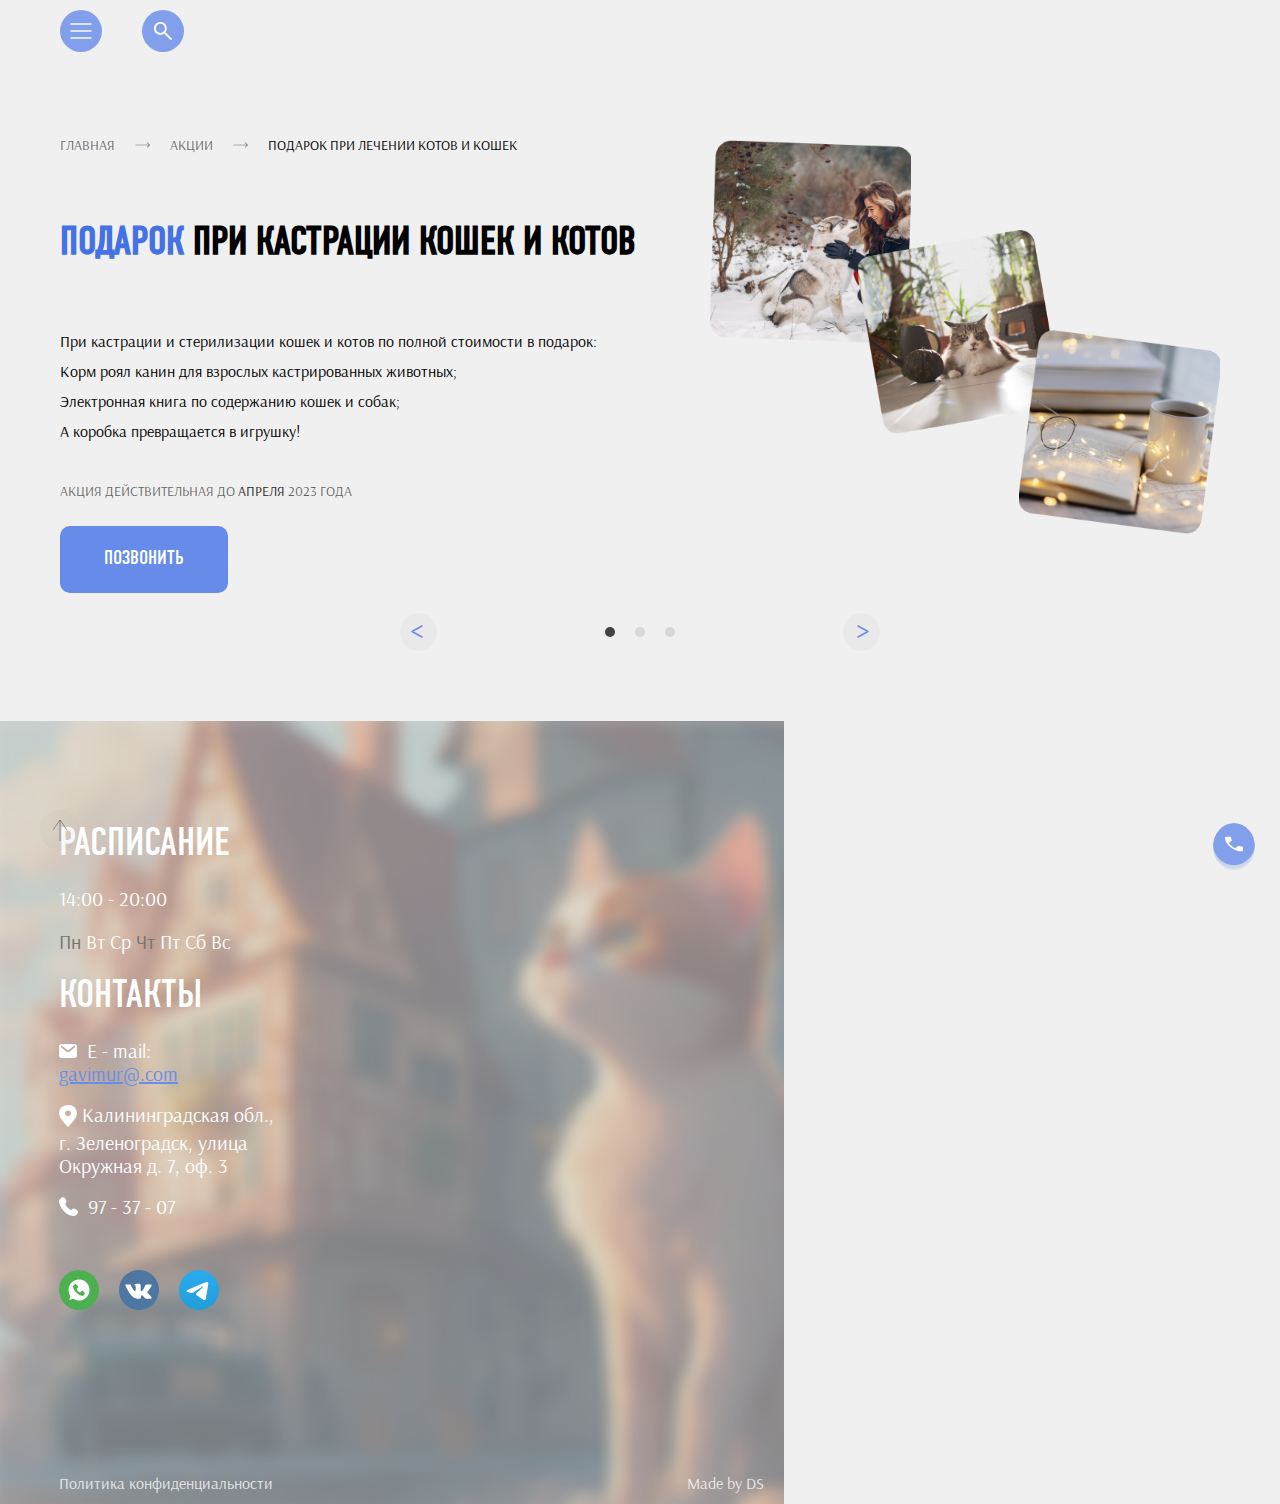
<file: stockPage.html>
<!DOCTYPE html>
<html lang="en">

<head>
    <meta charset="UTF-8">
    <meta name="viewport" content="width=device-width, initial-scale=1.0">
    <title>Акция</title>

    <link rel="stylesheet" href="assets/style.css">
    <link rel="stylesheet" media="screen and (max-width:1600px)" href="assets/style1600.css">
    <link rel="stylesheet" media="screen and (max-width:1200px)" href="assets/style1200.css">
    <link rel="stylesheet" media="screen and (max-width:970px)" href="assets/style970.css">
    <link rel="stylesheet" media="screen and (max-width:740px)" href="assets/style740.css">
    <link rel="stylesheet" media="screen and (max-width:500px)" href="assets/style500.css">

    <link href="https://fonts.googleapis.com/css2?family=Arsenal:ital,wght@0,400;0,700;1,400;1,700&family=Noto+Rashi+Hebrew:wght@100;200;300;400;500;600;700;800;900&display=swap" rel="stylesheet">
</head>

<body>

     <a name="top"></a>
    <a class="button_top cursor" href="#top">
        <svg xmlns="http://www.w3.org/2000/svg" width="40" height="40" viewBox="0 0 40 40" fill="none">
            <path d="M20 10L13 20M20 10L27 20M20 10V31" stroke="#3E3D3D" stroke-width="0.5" />
        </svg>
    </a>
    <!-- Main-->
    <section>
        <div class="header">
            <div class="wrapper">
                <div class="main_nav nav">
                    <span class="svg burger menu color_hover cursor" id="menuBurger">
                        <svg xmlns="http://www.w3.org/2000/svg" width="42" height="42" viewBox="0 0 42 42" fill="none">
                            <path d="M11 14H31" stroke="white" stroke-width="1.5" stroke-linecap="round" stroke-linejoin="round" />
                            <path d="M11 21H31" stroke="white" stroke-width="1.5" stroke-linecap="round" />
                            <path d="M11 28H31" stroke="white" stroke-width="1.5" stroke-linecap="round" />
                        </svg>
                    </span>
                    <span class="svg search menu mobile_none color_hover cursor" id="navSearch">
                        <svg xmlns="http://www.w3.org/2000/svg" width="18" height="18" viewBox="0 0 18 18" fill="none" id="searchNavWhite">
                            <path d="M16.5507 17.867C15.8937 17.3707 10.1814 11.5043 10.1814 11.5043C9.69696 11.9033 9.13308 12.2163 8.48977 12.4431C7.84645 12.6699 7.15885 12.7834 6.42695 12.7834C4.63187 12.7834 3.11194 12.1608 1.86716 10.9157C0.622388 9.67057 0 8.16257 0 6.39169C0 4.6208 0.622828 3.1128 1.86848 1.86769C3.11414 0.622564 4.62549 0 6.40253 0C8.1796 0 9.68824 0.622564 10.9285 1.86769C12.1687 3.1128 12.7888 4.62161 12.7888 6.39413C12.7888 7.10538 12.6781 7.7808 12.4567 8.4204C12.2353 9.06 11.914 9.6484 11.4929 10.1856C11.4929 10.1856 17.3837 15.7089 17.8804 16.5398C18.3771 17.3707 17.2077 18.3633 16.5507 17.867ZM6.41206 10.9344C7.67261 10.9344 8.74225 10.4915 9.62099 9.60576C10.4997 8.71996 10.9391 7.6486 10.9391 6.39169C10.9391 5.13477 10.4995 4.06341 9.62041 3.17763C8.74129 2.29182 7.67184 1.84892 6.41206 1.84892C5.14324 1.84892 4.06564 2.29182 3.17927 3.17763C2.29291 4.06341 1.84973 5.13477 1.84973 6.39169C1.84973 7.6486 2.29272 8.71996 3.17871 9.60576C4.06469 10.4915 5.14247 10.9344 6.41206 10.9344Z" fill="white" />
                        </svg>
                        <svg xmlns="http://www.w3.org/2000/svg" width="18" height="18" viewBox="0 0 18 18" fill="none" style="display: none" id="searchNavBlack">
                            <path d="M16.5507 17.867C15.8937 17.3707 10.1814 11.5043 10.1814 11.5043C9.69696 11.9033 9.13308 12.2163 8.48977 12.4431C7.84645 12.6699 7.15885 12.7834 6.42695 12.7834C4.63187 12.7834 3.11194 12.1608 1.86716 10.9157C0.622388 9.67057 0 8.16257 0 6.39169C0 4.6208 0.622828 3.1128 1.86848 1.86769C3.11414 0.622564 4.62549 0 6.40253 0C8.1796 0 9.68824 0.622564 10.9285 1.86769C12.1687 3.1128 12.7888 4.62161 12.7888 6.39413C12.7888 7.10538 12.6781 7.7808 12.4567 8.4204C12.2353 9.06 11.914 9.6484 11.4929 10.1856C11.4929 10.1856 17.3837 15.7089 17.8804 16.5398C18.3771 17.3707 17.2077 18.3633 16.5507 17.867ZM6.41206 10.9344C7.67261 10.9344 8.74225 10.4915 9.62099 9.60576C10.4997 8.71996 10.9391 7.6486 10.9391 6.39169C10.9391 5.13477 10.4995 4.06341 9.62041 3.17763C8.74129 2.29182 7.67184 1.84892 6.41206 1.84892C5.14324 1.84892 4.06564 2.29182 3.17927 3.17763C2.29291 4.06341 1.84973 5.13477 1.84973 6.39169C1.84973 7.6486 2.29272 8.71996 3.17871 9.60576C4.06469 10.4915 5.14247 10.9344 6.41206 10.9344Z" fill="#545454" />
                        </svg>

                        <form action="#" style="display: none" id="searchNavForm">
                            <input type="text">
                            <input type="submit" value="Найти">
                        </form>

                        <span class="search_close" style="display: none" id="searchNavClose" data-close="true">
                            <svg xmlns="http://www.w3.org/2000/svg" width="14" height="14" viewBox="0 0 14 14" fill="none" data-close="true" class="close_black">
                                <path data-close="true" d="M1.40579 13.6478L1.02367 13.7349C0.291312 13.9019 -0.270738 13.0908 0.142857 12.4638L5.58731 7.3596L0.142857 2.25542C-0.239359 1.50112 0.537276 0.684634 1.30975 1.02866L1.40579 1.07143L6.85024 6.1756L12.2947 1.07143L12.5109 0.985798C13.2911 0.676821 14.0097 1.54851 13.5576 2.25542L8.11317 7.3596L13.5576 12.4638C13.9909 13.2257 13.1742 14.0874 12.3902 13.6955L12.2947 13.6478L6.85024 8.54359L1.40579 13.6478Z" fill="#545454" />
                            </svg>
                            <svg xmlns="http://www.w3.org/2000/svg" width="14" height="14" viewBox="0 0 14 14" fill="none" class="close_whiter" data-close="true">
                                <path d="M1.40579 13.6478L1.02367 13.7349C0.291312 13.9019 -0.270738 13.0908 0.142857 12.4638L5.58731 7.3596L0.142857 2.25542C-0.239359 1.50112 0.537276 0.684634 1.30975 1.02866L1.40579 1.07143L6.85024 6.1756L12.2947 1.07143L12.5109 0.985798C13.2911 0.676821 14.0097 1.54851 13.5576 2.25542L8.11317 7.3596L13.5576 12.4638C13.9909 13.2257 13.1742 14.0874 12.3902 13.6955L12.2947 13.6478L6.85024 8.54359L1.40579 13.6478Z" fill="white" data-close="true" />
                            </svg>
                        </span>
                    </span>
                </div>
                <div class="mobile_flex_header">
                    <svg class="cursor" xmlns="http://www.w3.org/2000/svg" width="60" height="55" viewBox="0 0 60 55" fill="none" id="mobileInfoOpen">
                        <path d="M19.4224 0.057415C18.4804 0.236767 17.7697 0.572477 16.963 1.2301C16.3087 1.75896 15.8405 2.29702 15.3893 3.02822C12.6986 7.41545 13.6068 14.6539 17.3805 18.802C17.8938 19.3677 18.785 20.1127 19.3942 20.4852C21.391 21.713 23.6361 21.7774 25.4355 20.6599C27.28 19.5102 28.5435 17.2936 29.023 14.3642C29.1414 13.61 29.164 11.2738 29.0512 10.5012C28.5886 7.27289 27.4097 4.601 25.5652 2.58214C25.1026 2.08088 24.1945 1.32668 23.6248 0.972572C23.0945 0.646059 22.0905 0.222971 21.5659 0.108002C21.0977 0.00222969 19.8624 -0.025362 19.4224 0.057415Z" fill="#668BE9" fill-opacity="0.8" />
                        <path d="M41.5993 0.986233C39.845 1.26676 38.0117 2.36127 36.4944 4.02602C34.5427 6.16445 33.2227 8.9927 32.7264 12.1107C32.5684 13.104 32.5853 15.3206 32.7546 16.222C33.1494 18.2776 33.9899 19.8504 35.2478 20.8713C36.3252 21.7543 37.6789 22.1636 39.0553 22.0302C42.3326 21.6991 45.5647 18.7835 47.2908 14.5986C48.7235 11.1265 48.8758 7.4705 47.7026 4.68365C46.5575 1.96577 44.2335 0.558546 41.5993 0.986233Z" fill="#668BE9" fill-opacity="0.8" />
                        <path d="M5.21141 15.9966C2.90434 16.2956 1.16699 17.8132 0.382921 20.2229C-0.0626989 21.6071 -0.124747 23.5156 0.22498 25.1942C1.03161 29.1031 3.80686 32.6948 7.08978 34.0836C8.77073 34.7918 10.446 34.916 11.8844 34.4285C14.0054 33.7111 15.3986 31.8532 15.8555 29.1261C15.9458 28.5789 15.9458 26.9555 15.8499 26.3209C15.1166 21.253 11.2865 16.806 7.02773 16.0656C6.52571 15.9782 5.63447 15.9461 5.21141 15.9966Z" fill="#668BE9" fill-opacity="0.8" />
                        <path d="M53.0137 19.7216C50.983 20.0757 48.9918 21.2392 47.3391 23.0419C45.5453 25.001 44.3382 27.5579 43.9885 30.1332C43.8982 30.8046 43.9152 32.2486 44.0167 32.8971C44.7049 37.2567 48.3375 39.3491 52.4496 37.7672C54.6552 36.9164 56.652 35.1643 58.0791 32.8327C60.7867 28.4178 60.6118 23.2442 57.6673 20.8483C56.4264 19.8365 54.7172 19.4226 53.0137 19.7216Z" fill="#668BE9" fill-opacity="0.8" />
                        <path d="M28.508 27.9028C24.7738 28.4455 20.0638 31.6416 15.8896 36.4611C12.6236 40.2367 10.3222 44.302 9.63404 47.5212C9.47046 48.2938 9.45354 49.6734 9.6002 50.2022C9.83147 51.0254 10.2207 51.5681 10.9765 52.1429C12.2401 53.0949 13.7574 53.6559 15.6584 53.8721C16.6455 53.9824 18.6423 53.9411 19.9115 53.7847C21.6094 53.5686 23.0421 53.288 26.2517 52.5338C29.3541 51.8072 30.2228 51.6555 31.0802 51.7015C32.1689 51.7612 32.9868 51.9774 35.3333 52.819C37.0143 53.4214 37.9506 53.7065 38.7516 53.8675C41.7412 54.4561 44.257 53.6881 46.8461 51.3979C47.6189 50.7173 47.8558 50.3862 48.0984 49.6642C48.2337 49.2503 48.245 49.1583 48.245 48.188C48.245 47.3096 48.2281 47.0613 48.1153 46.5554C47.4497 43.488 45.4698 39.7814 42.6099 36.2542C39.2085 32.0601 35.2149 29.0387 31.8812 28.1419C30.6684 27.8154 29.6362 27.7418 28.508 27.9028Z" fill="#668BE9" fill-opacity="0.8" />
                    </svg>

                    <svg xmlns="http://www.w3.org/2000/svg" width="60" height="60" viewBox="0 0 60 60" fill="none" id="navMobileOpen" class="cursor">
                        <circle cx="30" cy="30" r="30" fill="#668BE9" fill-opacity="0.8" />
                        <path d="M15.7148 20H44.2863" stroke="white" stroke-width="1.5" stroke-linecap="round" stroke-linejoin="round" />
                        <path d="M15.7148 30H44.2863" stroke="white" stroke-width="1.5" stroke-linecap="round" />
                        <path d="M15.7148 40H44.2863" stroke="white" stroke-width="1.5" stroke-linecap="round" />
                    </svg>
                </div>
            </div>
        </div>
    </section>

    <section>
        <div class="nav_window" id="nav" style="display: none">
            <div class="wrapper nav_flex">
                <nav>
                    <ul id="CloseMenu">
                        <li><a href="index.html">Главная</a></li>
                        <span class="array_animation cursor" id="navClose">

                            <svg class="array" xmlns="http://www.w3.org/2000/svg" width="42" height="42" viewBox="0 0 42 42" fill="none">
                                0
                                <circle cx="21" cy="21" r="21" fill="#668BE9" fill-opacity="0.8" />
                                <path d="M19.9024 14L12 21M12 21L19.9024 28M12 21H30" stroke="white" stroke-width="1.5" stroke-linecap="round" stroke-linejoin="round" />
                            </svg>

                            <svg class="array_hover" xmlns="http://www.w3.org/2000/svg" width="42" height="42" viewBox="0 0 42 42" fill="none">
                                0
                                <circle cx="21" cy="21" r="21" fill="#3B6BE3" fill-opacity="0.8" />
                                <path d="M19.9024 14L12 21M12 21L19.9024 28M12 21H30" stroke="white" stroke-width="1.5" stroke-linecap="round" stroke-linejoin="round" />
                            </svg>
                        </span>

                    </ul>

                </nav>

                <div class="nav_info">
                    <div class="footer_info__content nav_info">
                        <p class="title footer_title nav_title">Расписание</p>
                        <p class="footer_text">14:00 - 20:00</p>
                        <p class="footer_text weekday"><span class="gray">Пн</span> Вт Ср <span class="gray">Чт</span> Пт Сб Вс</p>
                        <p class="title footer_title">Контакты</p>
                        <div class="email footer_contact">
                            <svg xmlns="http://www.w3.org/2000/svg" xmlns:xlink="http://www.w3.org/1999/xlink" width="18" height="18" viewBox="0 0 18 18" fill="none">
                                <rect width="18" height="18" fill="url(#pattern0)" />
                                <defs>
                                    <pattern id="pattern0" patternContentUnits="objectBoundingBox" width="1" height="1">
                                        <use xlink:href="#image0_1208_1671" transform="scale(0.00195312)" />
                                    </pattern>
                                    <image id="image0_1208_1671" width="512" height="512" xlink:href="[data-uri]" />
                                </defs>
                            </svg>
                            <p class="footer_text">E - mail: </p>

                        </div>
                        <a href="404.html" class="footer_text footer_email">gavimur@.com </a>
                        <div class="adress footer_contact">
                            <svg xmlns="http://www.w3.org/2000/svg" width="18" height="22" viewBox="0 0 18 22" fill="none">
                                <path d="M9 0C9 0 0 1.90735e-06 0 8.24942C0 8.24942 9.53674e-07 13.7506 9 22C9 22 18 13.7506 18 8.24942C17.9951 8.24942 17.9951 0 9 0ZM9 10.9977C7.3412 10.9977 5.99835 9.76491 5.99835 8.24942C5.99835 6.7293 7.3412 5.50116 9 5.50116C10.6588 5.50116 12.0016 6.73394 12.0016 8.24942C11.9967 9.76491 10.6539 10.9977 9 10.9977Z" fill="white" />
                            </svg>
                            <p class="footer_text">Калининградская обл., г. Зеленоградск, улица Окружная д. 7, оф. 3</p>
                        </div>
                        <div class="tel footer_contact">
                            <svg xmlns="http://www.w3.org/2000/svg" width="19" height="19" viewBox="0 0 19 19" fill="none">
                                <path d="M13.2538 12.1893L12.7729 12.6954C12.7729 12.6954 11.6302 13.8985 8.51104 10.6145C5.3919 7.33068 6.53462 6.12759 6.53462 6.12759L6.83735 5.80885C7.58321 5.02366 7.65351 3.76302 7.00276 2.84272L5.67177 0.960147C4.8664 -0.178917 3.31017 -0.329387 2.38708 0.642455L0.730284 2.38676C0.272574 2.86865 -0.0341491 3.49331 0.00304865 4.18628C0.0982069 5.95911 0.855746 9.77351 5.08287 14.2239C9.56554 18.9433 13.7716 19.1308 15.4916 18.961C16.0357 18.9074 16.5088 18.614 16.89 18.2126L18.3896 16.634C19.4017 15.5683 19.1163 13.7414 17.8212 12.996L15.8046 11.8352C14.9542 11.3458 13.9183 11.4896 13.2538 12.1893Z" fill="white" />
                            </svg>

                            <a href="404.html" class="footer_text">97 - 37 - 07</a>
                        </div>

                        <div class="social">
                            <span>
                                <a href="404.html">
                                    <svg xmlns="http://www.w3.org/2000/svg" width="40" height="40" viewBox="0 0 40 40" fill="none">
                                        <g clip-path="url(#clip0_1432_2024)">
                                            <path d="M20 40C31.0457 40 40 31.0457 40 20C40 8.95431 31.0457 0 20 0C8.95431 0 0 8.95431 0 20C0 31.0457 8.95431 40 20 40Z" fill="#4CAF50" />
                                            <path d="M20.0008 9.47363C18.0616 9.47437 16.1602 10.0108 14.5065 11.0238C12.8529 12.0367 11.5112 13.4868 10.6294 15.214C9.74773 16.9412 9.3603 18.8784 9.50988 20.8119C9.65947 22.7454 10.3403 24.6 11.4771 26.171L10.1614 30.0815L14.2114 28.7868C15.5815 29.6906 17.1439 30.2614 18.774 30.4537C20.404 30.6461 22.0564 30.4546 23.5993 29.8945C25.1421 29.3344 26.5326 28.4213 27.6597 27.2282C28.7867 26.035 29.6192 24.5947 30.0905 23.0225C30.5618 21.4503 30.6589 19.7897 30.3741 18.1732C30.0892 16.5568 29.4303 15.0293 28.45 13.7129C27.4697 12.3965 26.1951 11.3276 24.7281 10.5915C23.261 9.85541 21.6422 9.4726 20.0008 9.47363ZM25.5956 24.3605L24.4745 25.4815C23.2956 26.6605 20.1693 25.3631 17.3982 22.5868C14.6271 19.8105 13.385 16.6921 14.5061 15.5263L15.6271 14.4052C15.8442 14.2057 16.1283 14.0949 16.4232 14.0949C16.7181 14.0949 17.0022 14.2057 17.2193 14.4052L18.8719 16.0526C19.0066 16.1836 19.1055 16.347 19.159 16.5272C19.2125 16.7074 19.2188 16.8983 19.1773 17.0816C19.1358 17.2649 19.048 17.4345 18.9222 17.5741C18.7963 17.7137 18.6368 17.8187 18.4587 17.8789C18.1961 17.9628 17.9759 18.1448 17.8441 18.3869C17.7122 18.6291 17.6788 18.9127 17.7508 19.1789C18.0456 20.4157 19.6377 21.95 20.8193 22.2447C21.084 22.3002 21.3599 22.2584 21.5963 22.127C21.8327 21.9955 22.0137 21.7831 22.1061 21.5289C22.1657 21.3483 22.271 21.1862 22.4119 21.0585C22.5528 20.9307 22.7244 20.8417 22.91 20.8001C23.0956 20.7585 23.2888 20.7657 23.4707 20.821C23.6527 20.8763 23.8172 20.9779 23.9482 21.1157L25.5982 22.7684C25.7974 22.9858 25.9077 23.2701 25.9072 23.5649C25.9067 23.8598 25.7955 24.1437 25.5956 24.3605Z" fill="white" />
                                        </g>
                                        <defs>
                                            <clipPath id="clip0_1432_2024">
                                                <rect width="40" height="40" fill="white" />
                                            </clipPath>
                                        </defs>
                                    </svg>
                                </a>
                            </span>
                            <span>
                                <a href="404.html">
                                    <svg xmlns="http://www.w3.org/2000/svg" width="40" height="40" viewBox="0 0 40 40" fill="none">
                                        <g clip-path="url(#clip0_1432_2030)">
                                            <path d="M20 40C31.0457 40 40 31.0457 40 20C40 8.95431 31.0457 0 20 0C8.95431 0 0 8.95431 0 20C0 31.0457 8.95431 40 20 40Z" fill="#4D76A1" />
                                            <path fill-rule="evenodd" clip-rule="evenodd" d="M19.2452 28.7716H20.815C20.815 28.7716 21.2892 28.7196 21.5312 28.4586C21.7541 28.219 21.7469 27.7691 21.7469 27.7691C21.7469 27.7691 21.7163 25.6628 22.6938 25.3526C23.6575 25.0471 24.895 27.3883 26.2066 28.2885C27.1985 28.9699 27.9521 28.8205 27.9521 28.8205L31.4592 28.7716C31.4592 28.7716 33.2939 28.6586 32.424 27.2161C32.3527 27.0981 31.9173 26.1491 29.8164 24.1989C27.6174 22.1578 27.9119 22.488 30.5608 18.9574C32.174 16.8072 32.819 15.4945 32.6176 14.9323C32.4254 14.3968 31.2389 14.5383 31.2389 14.5383L27.2901 14.5629C27.2901 14.5629 26.9974 14.523 26.7803 14.6528C26.5681 14.78 26.4316 15.0767 26.4316 15.0767C26.4316 15.0767 25.8066 16.7405 24.9731 18.1556C23.2147 21.1414 22.5117 21.299 22.2243 21.1136C21.5558 20.6815 21.7227 19.3777 21.7227 18.4515C21.7227 15.558 22.1616 14.3515 20.8681 14.0392C20.4389 13.9354 20.123 13.867 19.0253 13.8559C17.6163 13.8413 16.4237 13.8602 15.7485 14.1911C15.2993 14.411 14.9527 14.9013 15.1638 14.9294C15.4248 14.9644 16.0159 15.0888 16.3293 15.5155C16.7339 16.066 16.7197 17.3024 16.7197 17.3024C16.7197 17.3024 16.9521 20.7086 16.1767 21.1318C15.6444 21.422 14.9142 20.8295 13.3466 18.1206C12.5434 16.7331 11.937 15.1993 11.937 15.1993C11.937 15.1993 11.82 14.9127 11.6115 14.7594C11.3583 14.5736 11.0047 14.5144 11.0047 14.5144L7.2523 14.539C7.2523 14.539 6.689 14.5547 6.48222 14.7996C6.29825 15.0175 6.4676 15.4681 6.4676 15.4681C6.4676 15.4681 9.40531 22.3411 12.7316 25.8047C15.7817 28.9802 19.2452 28.7716 19.2452 28.7716Z" fill="white" />
                                        </g>
                                        <defs>
                                            <clipPath id="clip0_1432_2030">
                                                <rect width="40" height="40" fill="white" />
                                            </clipPath>
                                        </defs>
                                    </svg>
                                </a>
                            </span>
                            <span>
                                <a href="404.html">
                                    <svg xmlns="http://www.w3.org/2000/svg" width="40" height="40" viewBox="0 0 40 40" fill="none">
                                        <g clip-path="url(#clip0_1432_2035)">
                                            <path d="M20 40C31.0457 40 40 31.0457 40 20C40 8.9543 31.0457 0 20 0C8.9543 0 0 8.9543 0 20C0 31.0457 8.9543 40 20 40Z" fill="url(#paint0_linear_1432_2035)" />
                                            <path fill-rule="evenodd" clip-rule="evenodd" d="M9.0537 19.7889C14.8841 17.2487 18.772 15.574 20.7172 14.7649C26.2714 12.4548 27.4256 12.0535 28.1778 12.0402C28.3432 12.0373 28.7132 12.0783 28.9528 12.2728C29.3082 12.5612 29.3103 13.1873 29.2708 13.6017C28.9698 16.7642 27.6675 24.4386 27.0049 27.9806C26.7245 29.4794 26.1725 29.982 25.6381 30.0311C24.4767 30.138 23.5947 29.2635 22.4698 28.5262C20.7096 27.3723 19.7151 26.654 18.0064 25.5281C16.0318 24.2268 17.3119 23.5117 18.4372 22.3428C18.7317 22.037 23.849 17.3824 23.9481 16.9601C23.9605 16.9073 23.972 16.7104 23.855 16.6065C23.7381 16.5026 23.5655 16.5381 23.441 16.5664C23.2644 16.6064 20.4524 18.4651 15.0049 22.1423C14.2067 22.6904 13.4837 22.9574 12.836 22.9435C12.1218 22.9281 10.7482 22.5397 9.72706 22.2078C8.47456 21.8006 7.47909 21.5853 7.56581 20.8939C7.61097 20.5337 8.10691 20.1654 9.0537 19.7889Z" fill="white" />
                                        </g>
                                        <defs>
                                            <linearGradient id="paint0_linear_1432_2035" x1="20" y1="0" x2="20" y2="39.6875" gradientUnits="userSpaceOnUse">
                                                <stop stop-color="#2AABEE" />
                                                <stop offset="1" stop-color="#229ED9" />
                                            </linearGradient>
                                            <clipPath id="clip0_1432_2035">
                                                <rect width="40" height="40" fill="white" />
                                            </clipPath>
                                        </defs>
                                    </svg>
                                </a>
                            </span>
                        </div>

                    </div>
                </div>
            </div>
        </div>
    </section>

    <section>
        <div class="nav_window" id="navMobile" style="display: none">
            <div class="wrapper nav_flex">
                <div class="window_close cursor" id="navMobileClose">
                    <svg xmlns="http://www.w3.org/2000/svg" width="60" height="60" viewBox="0 0 60 60" fill="none">
                        <circle cx="30" cy="30" r="30" fill="#668BE9" fill-opacity="0.8" />
                        <path d="M16 20L44 40M44 20L30.2373 30L16.4746 40" stroke="white" stroke-width="1.5" stroke-linecap="round" />
                    </svg>
                </div>
                <nav>
                    <ul id="CloseMenuMobile">
                        <li><a href="index.html">Главная</a></li>
                        
                        <li class="mobile_search">

                            <span class="svg search menu  cursor" id="mobileSearch">
                                <svg xmlns="http://www.w3.org/2000/svg" width="18" height="18" viewBox="0 0 18 18" fill="none" id="searchMobileWhite">
                                    <path d="M16.5507 17.867C15.8937 17.3707 10.1814 11.5043 10.1814 11.5043C9.69696 11.9033 9.13308 12.2163 8.48977 12.4431C7.84645 12.6699 7.15885 12.7834 6.42695 12.7834C4.63187 12.7834 3.11194 12.1608 1.86716 10.9157C0.622388 9.67057 0 8.16257 0 6.39169C0 4.6208 0.622828 3.1128 1.86848 1.86769C3.11414 0.622564 4.62549 0 6.40253 0C8.1796 0 9.68824 0.622564 10.9285 1.86769C12.1687 3.1128 12.7888 4.62161 12.7888 6.39413C12.7888 7.10538 12.6781 7.7808 12.4567 8.4204C12.2353 9.06 11.914 9.6484 11.4929 10.1856C11.4929 10.1856 17.3837 15.7089 17.8804 16.5398C18.3771 17.3707 17.2077 18.3633 16.5507 17.867ZM6.41206 10.9344C7.67261 10.9344 8.74225 10.4915 9.62099 9.60576C10.4997 8.71996 10.9391 7.6486 10.9391 6.39169C10.9391 5.13477 10.4995 4.06341 9.62041 3.17763C8.74129 2.29182 7.67184 1.84892 6.41206 1.84892C5.14324 1.84892 4.06564 2.29182 3.17927 3.17763C2.29291 4.06341 1.84973 5.13477 1.84973 6.39169C1.84973 7.6486 2.29272 8.71996 3.17871 9.60576C4.06469 10.4915 5.14247 10.9344 6.41206 10.9344Z" fill="white" />
                                </svg>
                                <svg xmlns="http://www.w3.org/2000/svg" width="18" height="18" viewBox="0 0 18 18" fill="none" style="display: none" id="searchMobileBlack">
                                    <path d="M16.5507 17.867C15.8937 17.3707 10.1814 11.5043 10.1814 11.5043C9.69696 11.9033 9.13308 12.2163 8.48977 12.4431C7.84645 12.6699 7.15885 12.7834 6.42695 12.7834C4.63187 12.7834 3.11194 12.1608 1.86716 10.9157C0.622388 9.67057 0 8.16257 0 6.39169C0 4.6208 0.622828 3.1128 1.86848 1.86769C3.11414 0.622564 4.62549 0 6.40253 0C8.1796 0 9.68824 0.622564 10.9285 1.86769C12.1687 3.1128 12.7888 4.62161 12.7888 6.39413C12.7888 7.10538 12.6781 7.7808 12.4567 8.4204C12.2353 9.06 11.914 9.6484 11.4929 10.1856C11.4929 10.1856 17.3837 15.7089 17.8804 16.5398C18.3771 17.3707 17.2077 18.3633 16.5507 17.867ZM6.41206 10.9344C7.67261 10.9344 8.74225 10.4915 9.62099 9.60576C10.4997 8.71996 10.9391 7.6486 10.9391 6.39169C10.9391 5.13477 10.4995 4.06341 9.62041 3.17763C8.74129 2.29182 7.67184 1.84892 6.41206 1.84892C5.14324 1.84892 4.06564 2.29182 3.17927 3.17763C2.29291 4.06341 1.84973 5.13477 1.84973 6.39169C1.84973 7.6486 2.29272 8.71996 3.17871 9.60576C4.06469 10.4915 5.14247 10.9344 6.41206 10.9344Z" fill="#545454" />
                                </svg>

                                <form action="#" style="display: none" id="searchMobileForm">
                                    <input type="text">
                                    <input type="submit" value="Найти" class="mobileSearchButton">
                                </form>

                                <span class="search_close" style="display: none" id="searchMobileClose" data-close="true">
                                    <svg xmlns="http://www.w3.org/2000/svg" width="14" height="14" viewBox="0 0 14 14" fill="none" data-close="true" class="close_black">
                                        <path data-close="true" d="M1.40579 13.6478L1.02367 13.7349C0.291312 13.9019 -0.270738 13.0908 0.142857 12.4638L5.58731 7.3596L0.142857 2.25542C-0.239359 1.50112 0.537276 0.684634 1.30975 1.02866L1.40579 1.07143L6.85024 6.1756L12.2947 1.07143L12.5109 0.985798C13.2911 0.676821 14.0097 1.54851 13.5576 2.25542L8.11317 7.3596L13.5576 12.4638C13.9909 13.2257 13.1742 14.0874 12.3902 13.6955L12.2947 13.6478L6.85024 8.54359L1.40579 13.6478Z" fill="#545454" />
                                    </svg>
                                    <svg xmlns="http://www.w3.org/2000/svg" width="14" height="14" viewBox="0 0 14 14" fill="none" class="close_whiter close_whiter__mobile" data-close="true">
                                        <path d="M1.40579 13.6478L1.02367 13.7349C0.291312 13.9019 -0.270738 13.0908 0.142857 12.4638L5.58731 7.3596L0.142857 2.25542C-0.239359 1.50112 0.537276 0.684634 1.30975 1.02866L1.40579 1.07143L6.85024 6.1756L12.2947 1.07143L12.5109 0.985798C13.2911 0.676821 14.0097 1.54851 13.5576 2.25542L8.11317 7.3596L13.5576 12.4638C13.9909 13.2257 13.1742 14.0874 12.3902 13.6955L12.2947 13.6478L6.85024 8.54359L1.40579 13.6478Z" fill="white" data-close="true" />
                                    </svg>
                                </span>
                            </span>
                        </li>
                    </ul>

                </nav>
            </div>

        </div>
    </section>

    <section>
        <div class="nav_window" id="navInfoMobile" style="display: none">
            <div class="wrapper nav_flex">
                <div class="nav_info">
                    <div class="footer_info__content nav_info">
                        <p class="title footer_title nav_title">Расписание</p>
                        <p class="footer_text">14:00 - 20:00</p>
                        <p class="footer_text weekday"><span class="gray">Пн</span> Вт Ср <span class="gray">Чт</span> Пт Сб Вс</p>
                        <p class="title footer_title">Контакты</p>
                        <div class="email footer_contact">
                            <svg xmlns="http://www.w3.org/2000/svg" width="20" height="15" viewBox="0 0 20 15" fill="none">
                                <path fill-rule="evenodd" clip-rule="evenodd" d="M3.96802 4.05627e-07H16.032C16.4706 -8.96937e-06 16.8491 -1.84309e-05 17.1624 0.0200159C17.4922 0.0411191 17.8221 0.0875256 18.1481 0.214088C18.8831 0.499538 19.4672 1.04707 19.7716 1.7362C19.9066 2.04176 19.9561 2.35105 19.9787 2.66027C20 2.95395 20 3.30878 20 3.72001V11.28C20 11.6912 20 12.046 19.9787 12.3397C19.9561 12.6489 19.9066 12.9582 19.7716 13.2638C19.4672 13.9529 18.8831 14.5005 18.1481 14.7859C17.8221 14.9124 17.4922 14.9588 17.1624 14.98C16.8491 15 16.4706 15 16.032 15H3.96801C3.52936 15 3.15088 15 2.83762 14.98C2.50779 14.9588 2.17788 14.9124 1.85195 14.7859C1.11687 14.5005 0.53284 13.9529 0.22836 13.2638C0.0933604 12.9582 0.0438603 12.6489 0.0213503 12.3397C-1.96602e-05 12.046 -9.56733e-06 11.6912 4.32668e-07 11.28V3.72002C-9.56733e-06 3.30878 -1.96602e-05 2.95395 0.0213503 2.66027C0.0438603 2.35105 0.0933604 2.04176 0.22836 1.7362C0.53284 1.04707 1.11687 0.499538 1.85195 0.214088C2.17788 0.0875256 2.50779 0.0411191 2.83762 0.0200159C3.15088 -1.84309e-05 3.52937 -8.96937e-06 3.96802 4.05627e-07ZM2.31745 2.13541C2.68114 1.74576 3.3129 1.70627 3.72854 2.04722L9.3415 6.65156C9.7185 6.96084 10.2815 6.96084 10.6585 6.65156L16.2715 2.04722C16.6871 1.70627 17.3189 1.74576 17.6825 2.13541C18.0462 2.52507 18.0041 3.11735 17.5885 3.4583L11.9755 8.06269C10.8444 8.99053 9.1556 8.99053 8.0245 8.06269L2.41153 3.4583C1.99589 3.11735 1.95377 2.52507 2.31745 2.13541Z" fill="white" />
                            </svg>
                            <p class="footer_text">E - mail: </p>

                        </div>
                        <a href="404.html" class="footer_text footer_email">gavimur@.com </a>
                        <div class="adress footer_contact">

                            <p class="footer_text nav_address__mobile">
                                <svg xmlns="http://www.w3.org/2000/svg" width="18" height="22" viewBox="0 0 18 22" fill="none">
                                    <path d="M9 0C9 0 0 1.90735e-06 0 8.24942C0 8.24942 9.53674e-07 13.7506 9 22C9 22 18 13.7506 18 8.24942C17.9951 8.24942 17.9951 0 9 0ZM9 10.9977C7.3412 10.9977 5.99835 9.76491 5.99835 8.24942C5.99835 6.7293 7.3412 5.50116 9 5.50116C10.6588 5.50116 12.0016 6.73394 12.0016 8.24942C11.9967 9.76491 10.6539 10.9977 9 10.9977Z" fill="white" />
                                </svg>

                                <span class="city_mobile">Калининградская обл.,</span><br>г. Зеленоградск, улица Окружная д. 7, оф. 3
                            </p>
                        </div>
                        <div class="tel footer_contact">
                            <svg xmlns="http://www.w3.org/2000/svg" width="29" height="29" viewBox="0 0 29 29" fill="none">
                                <path d="M20.2294 18.6047L19.4956 19.3772C19.4956 19.3772 17.7514 21.2136 12.9905 16.2011C8.22974 11.1889 9.97389 9.35264 9.97389 9.35264L10.436 8.86614C11.5744 7.66768 11.6817 5.74356 10.6884 4.33888L8.65691 1.46549C7.42766 -0.273084 5.05237 -0.502748 3.64344 0.980589L1.11464 3.64295C0.416034 4.37846 -0.0521223 5.3319 0.0046532 6.38958C0.149895 9.09548 1.30614 14.9175 7.75807 21.7101C14.6 28.9134 21.0198 29.1997 23.6451 28.9405C24.4755 28.8587 25.1976 28.4109 25.7795 27.7981L28.0683 25.3887C29.6132 23.7621 29.1775 20.9737 27.2008 19.8361L24.1228 18.0643C22.8249 17.3173 21.2438 17.5367 20.2294 18.6047Z" fill="white" />
                            </svg>

                            <a href="404.html" class="footer_text nav_tel__mobile">97 - 37 - 07</a>
                        </div>

                        <div class="social">
                            <span>
                                <a href="404.html">
                                    <svg xmlns="http://www.w3.org/2000/svg" width="40" height="40" viewBox="0 0 40 40" fill="none">
                                        <g clip-path="url(#clip0_1432_2024)">
                                            <path d="M20 40C31.0457 40 40 31.0457 40 20C40 8.95431 31.0457 0 20 0C8.95431 0 0 8.95431 0 20C0 31.0457 8.95431 40 20 40Z" fill="#4CAF50" />
                                            <path d="M20.0008 9.47363C18.0616 9.47437 16.1602 10.0108 14.5065 11.0238C12.8529 12.0367 11.5112 13.4868 10.6294 15.214C9.74773 16.9412 9.3603 18.8784 9.50988 20.8119C9.65947 22.7454 10.3403 24.6 11.4771 26.171L10.1614 30.0815L14.2114 28.7868C15.5815 29.6906 17.1439 30.2614 18.774 30.4537C20.404 30.6461 22.0564 30.4546 23.5993 29.8945C25.1421 29.3344 26.5326 28.4213 27.6597 27.2282C28.7867 26.035 29.6192 24.5947 30.0905 23.0225C30.5618 21.4503 30.6589 19.7897 30.3741 18.1732C30.0892 16.5568 29.4303 15.0293 28.45 13.7129C27.4697 12.3965 26.1951 11.3276 24.7281 10.5915C23.261 9.85541 21.6422 9.4726 20.0008 9.47363ZM25.5956 24.3605L24.4745 25.4815C23.2956 26.6605 20.1693 25.3631 17.3982 22.5868C14.6271 19.8105 13.385 16.6921 14.5061 15.5263L15.6271 14.4052C15.8442 14.2057 16.1283 14.0949 16.4232 14.0949C16.7181 14.0949 17.0022 14.2057 17.2193 14.4052L18.8719 16.0526C19.0066 16.1836 19.1055 16.347 19.159 16.5272C19.2125 16.7074 19.2188 16.8983 19.1773 17.0816C19.1358 17.2649 19.048 17.4345 18.9222 17.5741C18.7963 17.7137 18.6368 17.8187 18.4587 17.8789C18.1961 17.9628 17.9759 18.1448 17.8441 18.3869C17.7122 18.6291 17.6788 18.9127 17.7508 19.1789C18.0456 20.4157 19.6377 21.95 20.8193 22.2447C21.084 22.3002 21.3599 22.2584 21.5963 22.127C21.8327 21.9955 22.0137 21.7831 22.1061 21.5289C22.1657 21.3483 22.271 21.1862 22.4119 21.0585C22.5528 20.9307 22.7244 20.8417 22.91 20.8001C23.0956 20.7585 23.2888 20.7657 23.4707 20.821C23.6527 20.8763 23.8172 20.9779 23.9482 21.1157L25.5982 22.7684C25.7974 22.9858 25.9077 23.2701 25.9072 23.5649C25.9067 23.8598 25.7955 24.1437 25.5956 24.3605Z" fill="white" />
                                        </g>
                                        <defs>
                                            <clipPath id="clip0_1432_2024">
                                                <rect width="40" height="40" fill="white" />
                                            </clipPath>
                                        </defs>
                                    </svg>
                                </a>
                            </span>
                            <span>
                                <a href="404.html">
                                    <svg xmlns="http://www.w3.org/2000/svg" width="40" height="40" viewBox="0 0 40 40" fill="none">
                                        <g clip-path="url(#clip0_1432_2030)">
                                            <path d="M20 40C31.0457 40 40 31.0457 40 20C40 8.95431 31.0457 0 20 0C8.95431 0 0 8.95431 0 20C0 31.0457 8.95431 40 20 40Z" fill="#4D76A1" />
                                            <path fill-rule="evenodd" clip-rule="evenodd" d="M19.2452 28.7716H20.815C20.815 28.7716 21.2892 28.7196 21.5312 28.4586C21.7541 28.219 21.7469 27.7691 21.7469 27.7691C21.7469 27.7691 21.7163 25.6628 22.6938 25.3526C23.6575 25.0471 24.895 27.3883 26.2066 28.2885C27.1985 28.9699 27.9521 28.8205 27.9521 28.8205L31.4592 28.7716C31.4592 28.7716 33.2939 28.6586 32.424 27.2161C32.3527 27.0981 31.9173 26.1491 29.8164 24.1989C27.6174 22.1578 27.9119 22.488 30.5608 18.9574C32.174 16.8072 32.819 15.4945 32.6176 14.9323C32.4254 14.3968 31.2389 14.5383 31.2389 14.5383L27.2901 14.5629C27.2901 14.5629 26.9974 14.523 26.7803 14.6528C26.5681 14.78 26.4316 15.0767 26.4316 15.0767C26.4316 15.0767 25.8066 16.7405 24.9731 18.1556C23.2147 21.1414 22.5117 21.299 22.2243 21.1136C21.5558 20.6815 21.7227 19.3777 21.7227 18.4515C21.7227 15.558 22.1616 14.3515 20.8681 14.0392C20.4389 13.9354 20.123 13.867 19.0253 13.8559C17.6163 13.8413 16.4237 13.8602 15.7485 14.1911C15.2993 14.411 14.9527 14.9013 15.1638 14.9294C15.4248 14.9644 16.0159 15.0888 16.3293 15.5155C16.7339 16.066 16.7197 17.3024 16.7197 17.3024C16.7197 17.3024 16.9521 20.7086 16.1767 21.1318C15.6444 21.422 14.9142 20.8295 13.3466 18.1206C12.5434 16.7331 11.937 15.1993 11.937 15.1993C11.937 15.1993 11.82 14.9127 11.6115 14.7594C11.3583 14.5736 11.0047 14.5144 11.0047 14.5144L7.2523 14.539C7.2523 14.539 6.689 14.5547 6.48222 14.7996C6.29825 15.0175 6.4676 15.4681 6.4676 15.4681C6.4676 15.4681 9.40531 22.3411 12.7316 25.8047C15.7817 28.9802 19.2452 28.7716 19.2452 28.7716Z" fill="white" />
                                        </g>
                                        <defs>
                                            <clipPath id="clip0_1432_2030">
                                                <rect width="40" height="40" fill="white" />
                                            </clipPath>
                                        </defs>
                                    </svg>
                                </a>
                            </span>
                            <span>
                                <a href="404.html">
                                    <svg xmlns="http://www.w3.org/2000/svg" width="40" height="40" viewBox="0 0 40 40" fill="none">
                                        <g clip-path="url(#clip0_1514_2566)">
                                            <path d="M20 40C31.0457 40 40 31.0457 40 20C40 8.9543 31.0457 0 20 0C8.9543 0 0 8.9543 0 20C0 31.0457 8.9543 40 20 40Z" fill="url(#paint0_linear_1514_2566)" />
                                            <path fill-rule="evenodd" clip-rule="evenodd" d="M9.05175 19.7889C14.8821 17.2487 18.77 15.574 20.7153 14.7649C26.2695 12.4548 27.4236 12.0535 28.1758 12.0402C28.3413 12.0373 28.7112 12.0783 28.9508 12.2728C29.3063 12.5612 29.3083 13.1873 29.2689 13.6017C28.9678 16.7642 27.6655 24.4386 27.0029 27.9806C26.7225 29.4794 26.1705 29.982 25.6361 30.0311C24.4747 30.138 23.5928 29.2635 22.4678 28.5262C20.7076 27.3723 19.7132 26.654 18.0045 25.5281C16.0299 24.2268 17.31 23.5117 18.4353 22.3428C18.7298 22.037 23.8471 17.3824 23.9461 16.9601C23.9585 16.9073 23.97 16.7104 23.8531 16.6065C23.7361 16.5026 23.5635 16.5381 23.439 16.5664C23.2625 16.6064 20.4504 18.4651 15.0029 22.1423C14.2047 22.6904 13.4818 22.9574 12.834 22.9435C12.1199 22.9281 10.7463 22.5397 9.72511 22.2078C8.47261 21.8006 7.47714 21.5853 7.56386 20.8939C7.60902 20.5337 8.10495 20.1654 9.05175 19.7889Z" fill="white" />
                                        </g>
                                        <defs>
                                            <linearGradient id="paint0_linear_1514_2566" x1="20" y1="0" x2="20" y2="39.6875" gradientUnits="userSpaceOnUse">
                                                <stop stop-color="#2AABEE" />
                                                <stop offset="1" stop-color="#229ED9" />
                                            </linearGradient>
                                            <clipPath id="clip0_1514_2566">
                                                <rect width="40" height="40" fill="white" />
                                            </clipPath>
                                        </defs>
                                    </svg>
                                </a>
                            </span>
                        </div>

                    </div>
                </div>
                <div class="window_close cursor" id="navInfoMobileClose">
                    <svg xmlns="http://www.w3.org/2000/svg" width="60" height="60" viewBox="0 0 60 60" fill="none">
                        <circle cx="30" cy="30" r="30" fill="#668BE9" fill-opacity="0.8" />
                        <path d="M16 20L44 40M44 20L30.2373 30L16.4746 40" stroke="white" stroke-width="1.5" stroke-linecap="round" />
                    </svg>
                </div>
            </div>
        </div>
    </section>

                <div class="overflow_container" id="phonoButton"><a href="404.html" class="advantage_right__order1 button_animation"><span class="svg tel menu color_hover cursor ">
                                <svg xmlns="http://www.w3.org/2000/svg" width="18" height="18" viewBox="0 0 22 18" fill="none">
                                    <path d="M20.4885 18C17.9744 18 15.4939 17.5112 13.0471 16.5335C10.6003 15.5558 8.41146 14.2775 6.48047 12.6986C4.54947 11.1197  2.98664 9.32836 1.792 7.32471C0.597332 5.32105 0 3.29181 0 1.23697C0 0.887035 0.14502 0.593392 0.43506 0.356035C0.7251 0.118678 1.08392 0 1.51152 0H5.92972C6.30065 0 6.61671 0.0907438 6.87791 0.272232C7.13911 0.45372 7.30753 0.702585 7.38318 1.01883L8.1809 4.1235C8.23685 4.40748 8.23106 4.66121 8.16353 4.88468C8.09598 5.10816 7.95733 5.30116 7.74758 5.46367L4.74651 7.87992C5.74144 9.22769 6.88284 10.4248 8.1707 11.4713C9.45856 12.5179 10.9004 13.4109 12.4961 14.1505L15.3771 11.7574C15.6135 11.5569 15.8867 11.4156 16.1966 11.3334C16.5065 11.2513 16.8259 11.2392 17.1548 11.2973L20.7503 11.9383C21.1281 12.0083 21.4309 12.1547 21.6586 12.3775C21.8862 12.6004 22 12.8705 22 13.1881V16.7572C22 17.1097 21.855 17.405 21.5649 17.643C21.2749 17.881 20.9161 18 20.4885 18Z" fill="white" />
                                </svg>
                                <span class="flare"></span>
                            </span>

                        </a>
                    </div>
    <!--    Контент-->
    <div class="wrapper stockPage content">

        <div class="breadCrumbs">
            <p class="breadCrumbs_text"><a href="index.html">Главная</a></p>
            <p class="breadCrumbs_svg">
                <svg xmlns="http://www.w3.org/2000/svg" width="15" height="6" viewBox="0 0 15 6" fill="none">
                    <path d="M14.7475 3.24749C14.8842 3.1108 14.8842 2.8892 14.7475 2.75251L12.5201 0.525126C12.3834 0.388443 12.1618 0.388443 12.0251 0.525126C11.8884 0.66181 11.8884 0.883418 12.0251 1.0201L14.005 3L12.0251 4.9799C11.8884 5.11658 11.8884 5.33819 12.0251 5.47487C12.1618 5.61156 12.3834 5.61156 12.5201 5.47487L14.7475 3.24749ZM0.5 3.35H14.5V2.65H0.5V3.35Z" fill="#666666" />
                </svg>
            </p>
            <p class="breadCrumbs_text">Акции</p>
            <p class="breadCrumbs_svg">
                <svg xmlns="http://www.w3.org/2000/svg" width="15" height="6" viewBox="0 0 15 6" fill="none">
                    <path d="M14.7475 3.24749C14.8842 3.1108 14.8842 2.8892 14.7475 2.75251L12.5201 0.525126C12.3834 0.388443 12.1618 0.388443 12.0251 0.525126C11.8884 0.66181 11.8884 0.883418 12.0251 1.0201L14.005 3L12.0251 4.9799C11.8884 5.11658 11.8884 5.33819 12.0251 5.47487C12.1618 5.61156 12.3834 5.61156 12.5201 5.47487L14.7475 3.24749ZM0.5 3.35H14.5V2.65H0.5V3.35Z" fill="#666666" />
                </svg>
            </p>
            <div id="stocksPageBreadCrumbs">
            
            <p class="breadCrumbs_text breadCrumbs_text__active" style="display: none"><span class="mobile_none2">Подарок при лечении котов и кошек</span><span class="mobile_block2">Подарок...</span></p>
            
            <p class="breadCrumbs_text breadCrumbs_text__active" style="display: none"><span class="mobile_none2">Подарок при лечении попугаев</span><span class="mobile_block2">Подарок...</span></p>
            
            <p class="breadCrumbs_text breadCrumbs_text__active" style="display: none"><span class="mobile_none2">Подарок при лечении морских свинок</span><span class="mobile_block2">Подарок...</span></p>
            
            </div>
        </div>


        <div class="stockPage_content">
            <div class="stockPage_content__info">
                <div class="stockPage_content__text" id="stockPageContent">
                    <div class="stockPage_text" style="display: none">
                        <p class="stockPage_title"><span class="blue">Подарок</span> при кастрации кошек и котов</p>
                         <div class="stockPage_img mobile_flex">
                            <div><img src="assets/img/stocksPage/1.png" alt=""></div>
                            <div><img src="assets/img/stocksPage/2.png" alt=""></div>
                            <div><img src="assets/img/stocksPage/3.png" alt=""></div>
                        </div>
                        <p class="text stockPage_text">При кастрации и стерилизации кошек и котов по полной стоимости в подарок: <br>Корм роял канин для взрослых кастрированных животных; <br>Электронная книга по содержанию кошек и собак;<br> А коробка превращается в игрушку!</p>
                        <p class="subtitle stockPage_cotent__date">Акция действительная до <span class="month">апреля</span> 2023 года</p>
                    </div>
                    <div class="stockPage_text" style="display: none">
                        <p class="stockPage_title"><span class="blue">Подарок</span> при лечении попугаев</p>
                        <div class="stockPage_img mobile_flex">
                            <div><img src="assets/img/stocksPage/1.png" alt=""></div>
                            <div><img src="assets/img/stocksPage/2.png" alt=""></div>
                            <div><img src="assets/img/stocksPage/3.png" alt=""></div>
                        </div>
                        <p class="text stockPage_text">При кастрации и стерилизации кошек и котов по полной стоимости в подарок: <br>Корм роял канин для взрослых кастрированных животных; <br>Электронная книга по содержанию кошек и собак;<br> А коробка превращается в игрушку!</p>
                        <p class="subtitle stockPage_cotent__date">Акция действительная до <span class="month">апреля</span> 2023 года</p>
                    </div>
                    <div class="stockPage_text" style="display: none">
                        <p class="stockPage_title"><span class="blue">Подарок</span> при лечении морских свинок</p>
                        <div class="stockPage_img mobile_flex">
                            <div><img src="assets/img/stocksPage/1.png" alt=""></div>
                            <div><img src="assets/img/stocksPage/2.png" alt=""></div>
                            <div><img src="assets/img/stocksPage/3.png" alt=""></div>
                        </div>
                        <p class="text stockPage_text">При кастрации и стерилизации кошек и котов по полной стоимости в подарок: <br>Корм роял канин для взрослых кастрированных животных; <br>Электронная книга по содержанию кошек и собак;<br> А коробка превращается в игрушку!</p>
                        <p class="subtitle stockPage_cotent__date">Акция действительная до <span class="month">апреля</span> 2023 года</p>
                    </div>
                </div>

                <a href="404.html" class="button main_link color_hover stockPage_button">Позвонить</a>
            </div>
            <div class="stockPage_img mobile_none">
                <div><img src="assets/img/stocksPage/1.png" alt=""></div>
                <div><img src="assets/img/stocksPage/2.png" alt=""></div>
                <div><img src="assets/img/stocksPage/3.png" alt=""></div>
            </div>

        </div>

        <div class="stoks_slider stoks_slider__stockPage">
            <p class="slider_array color_hover cursor array_animation" id="stoksPageLeft">
                <svg class="array" xmlns="http://www.w3.org/2000/svg" width="37" height="38" viewBox="0 0 37 38" fill="none">
                    <path d="M22 13L12 18.5L22 24" stroke="#668BE9" stroke-width="1.5" stroke-linecap="round" stroke-linejoin="round" />
                </svg>
                <svg class="array_hover" xmlns="http://www.w3.org/2000/svg" width="37" height="38" viewBox="0 0 37 38" fill="none">
                    <path d="M22 13L12 18.5L22 24" stroke="#fff" stroke-width="1.5" stroke-linecap="round" stroke-linejoin="round" />
                </svg>
            </p>

            <div class="slider_elips" id="stoksSliderElipsPage"></div>

            <p class="slider_array color_hover cursor array_animation" id="stoksPageRight">
                <svg class="array" xmlns="http://www.w3.org/2000/svg" width="37" height="38" viewBox="0 0 37 38" fill="none">
                    <path d="M15 13L25 18.5L15 24" stroke="#668BE9" stroke-width="1.5" stroke-linecap="round" stroke-linejoin="round" />
                </svg>

                <svg class="array_hover" xmlns="http://www.w3.org/2000/svg" width="37" height="38" viewBox="0 0 37 38" fill="none">
                    <path d="M15 13L25 18.5L15 24" stroke="#fff" stroke-width="1.5" stroke-linecap="round" stroke-linejoin="round" />
                </svg>

            </p>

        </div>

    </div>
    
<footer>
        <div class="footer_info">
            <div class="footer_info__content">
                <p class="title footer_title">Расписание</p>
                <p class="footer_text">14:00 - 20:00</p>
                <p class="footer_text weekday"><span class="gray">Пн</span> Вт Ср <span class="gray">Чт</span> Пт Сб Вс</p>
                <p class="title footer_title">Контакты</p>
                <div class="email footer_contact">
                    <svg xmlns="http://www.w3.org/2000/svg" width="18" height="14" viewBox="0 0 18 14" fill="none">
                        <path fill-rule="evenodd" clip-rule="evenodd" d="M3.57122 3.78585e-07H14.4288C14.8235 -8.37141e-06 15.1642 -1.72034e-05 15.4462 0.0186815C15.743 0.0383778 16.0399 0.0816905 16.3333 0.199816C16.9948 0.466236 17.5205 0.977262 17.7944 1.62046C17.9159 1.90565 17.9605 2.19432 17.9808 2.48292C18 2.75702 18 3.08819 18 3.47201V10.528C18 10.9118 18 11.243 17.9808 11.5171C17.9605 11.8057 17.9159 12.0943 17.7944 12.3796C17.5205 13.0227 16.9948 13.5338 16.3333 13.8002C16.0399 13.9183 15.743 13.9616 15.4462 13.9814C15.1642 14 14.8235 14 14.4288 14H3.57121C3.17642 14 2.83579 14 2.55386 13.9814C2.25701 13.9616 1.96009 13.9183 1.66676 13.8002C1.00518 13.5338 0.479556 13.0227 0.205524 12.3796C0.0840243 12.0943 0.0394743 11.8057 0.0192153 11.5171C-1.76951e-05 11.243 -8.6106e-06 10.9118 3.89401e-07 10.528V3.47202C-8.6106e-06 3.0882 -1.76951e-05 2.75702 0.0192153 2.48292C0.0394743 2.19432 0.0840243 1.90565 0.205524 1.62046C0.479556 0.977262 1.00518 0.466236 1.66676 0.199816C1.96009 0.0816905 2.25701 0.0383778 2.55386 0.0186815C2.83579 -1.72034e-05 3.17643 -8.37141e-06 3.57122 3.78585e-07ZM2.08571 1.99305C2.41303 1.62937 2.98161 1.59252 3.35569 1.91074L8.40735 6.20813C8.74665 6.49679 9.25335 6.49679 9.59265 6.20813L14.6443 1.91074C15.0184 1.59252 15.587 1.62937 15.9143 1.99305C16.2416 2.35673 16.2037 2.90952 15.8296 3.22774L10.778 7.52517C9.75996 8.39116 8.24004 8.39116 7.22205 7.52517L2.17038 3.22774C1.7963 2.90952 1.75839 2.35673 2.08571 1.99305Z" fill="white" />
                    </svg>
                    <p class="footer_text">E - mail: </p>

                </div>
                <a href="404.html" class="footer_text footer_email">gavimur@.com </a>
                <div class="adress footer_contact">

                    <p class="footer_text footer_margen__none"><svg xmlns="http://www.w3.org/2000/svg" width="18" height="22" viewBox="0 0 18 22" fill="none">
                            <path d="M9 0C9 0 0 1.90735e-06 0 8.24942C0 8.24942 9.53674e-07 13.7506 9 22C9 22 18 13.7506 18 8.24942C17.9951 8.24942 17.9951 0 9 0ZM9 10.9977C7.3412 10.9977 5.99835 9.76491 5.99835 8.24942C5.99835 6.7293 7.3412 5.50116 9 5.50116C10.6588 5.50116 12.0016 6.73394 12.0016 8.24942C11.9967 9.76491 10.6539 10.9977 9 10.9977Z" fill="white" />
                        </svg> <span class="footer_address_city">Калининградская обл.,</span> г. Зеленоградск, улица Окружная д. 7, оф. 3</p>
                </div>
                <div class="tel footer_contact">
                    <svg xmlns="http://www.w3.org/2000/svg" width="19" height="19" viewBox="0 0 19 19" fill="none">
                        <path d="M13.2538 12.1893L12.7729 12.6954C12.7729 12.6954 11.6302 13.8985 8.51104 10.6145C5.3919 7.33067 6.53462 6.12759 6.53462 6.12759L6.83735 5.80885C7.58321 5.02365 7.65351 3.76302 7.00276 2.84272L5.67177 0.960147C4.8664 -0.178917 3.31017 -0.329386 2.38708 0.642455L0.730284 2.38676C0.272574 2.86865 -0.0341491 3.49331 0.00304865 4.18628C0.0982069 5.95911 0.855747 9.77351 5.08287 14.2239C9.56554 18.9433 13.7716 19.1308 15.4916 18.961C16.0357 18.9074 16.5088 18.614 16.89 18.2126L18.3896 16.634C19.4017 15.5683 19.1163 13.7414 17.8212 12.996L15.8046 11.8352C14.9542 11.3458 13.9183 11.4896 13.2538 12.1893Z" fill="white" />
                    </svg>
                    <a href="404.html" class="footer_text">97 - 37 - 07</a>
                </div>

                <div class="social">
                    <span>
                        <a href="404.html">
                            <img src="assets/img/svg/whatsapp.svg" alt="">

                        </a>
                    </span>
                    <span>
                        <a href="404.html">
                            <img src="assets/img/svg/vk.svg" alt="">

                        </a>
                    </span>
                    <span>
                        <a href="404.html">
                            <img src="assets/img/svg/telegram.svg" alt="">
                        </a>
                    </span>


                </div>
                <div class="footer_footer">
                    <a href="404.html">Политика конфиденциальности</a>
                    <a href="404.html" class="ds">Made by DS</a>
                </div>
            </div>

        </div>

        <div class="footer_map">
           <script type="text/javascript" charset="utf-8" async src="https://api-maps.yandex.ru/services/constructor/1.0/js/?um=constructor%3A58639c62c4742eaf725946be93523de8268c2e2277ae8261243ddd5178e99ff8&amp;width=1200&amp;height=800&amp;lang=ru_RU&amp;scroll=true"></script>
        </div>

    </footer>

    <script src="assets/js/function.js"></script>
    <script src="assets/js/menu.js"></script>
    <script src="assets/js/menuMain.js"></script>
     <script src="assets/js/search.js"></script>
    <script src="assets/js/stocksPage.js"></script>






</body></html>
</file>
<file: assets/style1600.css>
/*Main*/

h1{
    width: 650px;
}

.wrapper {
    width: 1160px;
}

.maim_img {
    width: 715px;
    margin-right: -106px;

}

.maim_img img {
    width: 100%;
}

a.svg_tel {
    width: 174px;
}

a.svg_map {
    width: 396px;
}

.main_button {
    margin-right: -224px;
}

/*
a.tel {
    width: 144px;
}

a.map {
    width: 366px;
*/
}

/*Stoks*/

.stoks_content {
    width: 920px;
    padding-top: 60px;
    padding-left: 104px;
}

/*Suppliers*/

.suppliers_logo__row {
    width: 486px;
}

.suppliers_text {
    width: 570px;
}

.globalvet {
    top: 66px;
}

.monge {
    bottom: 80px;
    right: 50px;
}


.elanko {
    right: 98px;

}


/*Doctors*/

.doctor_img {
    margin-left: 27px;
    margin-right: 85px;
}

.doctor_text {
    margin-right: 20px;
}

/*Certificates*/

.certificates_numbers__window {
    display: flex;
    width: 940px;
}


/*articles*/
.articles_content {
    grid-template-columns: 1fr 1fr 1fr;
    grid-column-gap: 20px;
}


/*Contact*/

.contact_button {
    width: 1000px;
}

/*Footer*/

footer {
    grid-template-columns: 49fr 31fr;
}

.footer_info__content {
    width: 725px;
    margin-left: 20px;
}

/*Header*/

nav ul li a {
    margin-bottom: 40px;
    font-size: 20px;
}


.button_top{
    left: 40px;
}

/*Phono Button*/

#phonoButton{
    bottom: 30px;
    right: 25px;
}


/*----------------------------------------------------------------------------*/


/*Stock Page Content*/


.stockPage_img div{
    width: 201px;
    height: 204px;
}

.stockPage_img div img{
    width: 100%;
    height: 100%;
    object-fit: cover;
}

.stockPage_img div:nth-child(1){
    margin-top: -80px;
}
.stockPage_img div:nth-child(2){
    margin-top: 10px;
    margin-left: -53px;
}

.stockPage_img div:nth-child(3){
    margin-top: 110px;
    margin-left: -40px;
}


/*Services Page Content*/


.servicesPage_img{
    margin-left: 0px;
    margin-right: 114px;
}


/*--------------------------------------------------------------------------------------*/


/*Articles Page*/

.articlesPage_header__img{
    width: 560px;
    height: 359px;
}

.articles_articlesPage{
/*   grid-column-gap: 50px;*/
    grid-row-gap: 80px;
}


.articles_articlesPage{
    margin-bottom: 0px;
}

.articleText_similar  div:nth-child(4){
 display: none;
}
</file>
<file: assets/style1200.css>
.tablet_none {
    display: none;
}


p.heading {
    line-height: 35px;
    font-size: 24px;
}


p.text {
    line-height: 30px;
}

.tablet_block {
    display: block;
}

.tablet_none {
    display: none;
}


h1{
    font-size: 48px;
    width: 420px;
}

/*Main*/



.wrapper {
    width: 950px;
}

.maim_img {
    width: 585px;
    margin-right: 0px;
}

a.contact {
    font-size: 24px;
    height: 60px;
}

a.tel {
    margin-left: 180px;
    margin-right: 30px;
    padding-left: 36px;
    padding-right: 50px;
    width: 165px;
}

a.map {
    padding-left: 36px;
    padding-right: 20px;
    width: 343px;
    font-size: 16px;
}

.main_button {
    margin-right: -523px;
    margin-bottom: 92px;
}


span.svg_tel {
    margin-right: 20px;
}

span.svg_map {
    margin-right: 20px;
}

.main_text__div {
    width: 404px;
}

.main_text__div img {
    width: 100%;
}

p.main_info {
    margin-top: 40px;
    margin-bottom: 40px;
}

a.main_link {
    margin-bottom: 171px;
}

span.menu {
    height: 60px;
    width: 60px;
}

p.main_advantage__right {
    font-size: 24px;
}

.main_bottom {
    margin-top: -76px;
}


/*Services*/

p.title {
    margin-top: 42px;
}

.services_animal__img {
    margin-bottom: 10px;
}

a.animalButton {
    font-size: 24px;

    padding-left: 60px;
    padding-right: 60px;
    height: 40px;
    padding-top: 20px;
    margin-right: 20px;
}



.services_content {
    margin-bottom: 100px;
    column-gap: 100px;
    width: 802px;
}

p.services_advantage__right {
    width: 530px;
    margin-top: 138px;
    line-height: 30px;
}


.services_bottom {
    margin-top: 0px;
}

/*Stocks*/
p.stocks_heading {
    font-size: 24px;
    width: 323px;
}

p.stocks_text {
    width: 319px;
}

.stoks_content {
    width: 699px;
    padding-top: 47px;
    padding-left: 50px;
    padding-bottom: 68px;
    padding-right: 50px;
}


.stoks_img {
    width: 249px;
    height: 253px;
}


.stoks_img__shadow {
    width: 235px;
    height: 240px;
    top: 20px;
    left: -15px;
}


.slider_array {
    width: 58px;
    height: 60px;
}

.elips {
    width: 20px;
    height: 20px;
}


/*Suppliers*/

.suppliers_logo__row {
    width: 439px;
}

.monge {
    top: 28px;
    right: 0px;
}

.elanko {
    right: 80px;
    bottom: 17px;
}


.globalvet {
    top: -89px;
    left: -75px;
}

.suppliers_text {
    width: 441px;
}

.suppliers_text__explanation {
    width: 386px;
}

p.suppliers_heading {
    margin-top: 20px;
}



.elanko {
    bottom: 0px;
    right: 98px;

}


/*Doctors*/

.doctor_img {
    margin-left: 20px;
    margin-right: 64px;
    width: 360px;
    height: 504px;
}

.doctor_text {
    margin-right: 7px;
    width: 371px;
    position: relative;
}

.experience {
    position: absolute;
    width: 105px;
}

.certificates {
    margin-right: 10px;
}

.merits p {
    font-size: 14px;
}



/*certificates*/

img.certificates_mouse {
    display: none;
}

.certificates_numbers__window {
    margin-left: 0px;
    width: 100%;
}

.certificates_foto {
    width: 310px;
    height: 310px;
}

.certificates_foto__active {
    width: 455px;
    height: 455px;
}

p.certificates_text {
    width: 900px;
}

/*articles*/

.articles_content {
    grid-template-columns: 1fr 1fr;
}

/*Contact*/

.contact_button {
    width: 100%;
    margin-bottom: 60px;
}

p.place {
    margin-right: 50px;
}

p.place_active {
    margin-right: 30px;
}

p.before_active {
    margin-right: 30px;
}

/*Footer*/

footer {
    grid-template-columns: 3fr 2fr;
}

.footer_info {
    padding-top: 50px;
    padding-bottom: 0px;
}

.footer_footer {
    justify-content: flex-end;
    margin-top: 0px;
}

.footer_footer a {
    display: inline-block;
    margin-left: 30px;
    position: relative;
    bottom: 30px;
}

.footer_info__content {
    width: 575px;

}

/*header*/

.nav_window {
    padding-top: 40px;
}

p.nav_title {
    margin-top: 0px;
}

@keyframes border_open {
    0% {
        width: 60px;
    }

    100% {
        width: 600px;

    }
}

@keyframes border_close {
    0% {
        width: 600px;
    }

    100% {
        width: 60px;

    }
}

/*.word_four*/

/*#wordFour*/
.word_four {
    margin-top: 35px;
    margin-left: -378px;
}

.word_second {
    margin-top: 35px;
    margin-left: -388px;
}

.advantage_four {
    width: 550px;
}


.soft {
    letter-spacing: 1px;
}


/*----------------------------------------------------------------------------*/


/*Stock Page Content*/

.stockPage_content__text {
    width: 440px;
}

a.stockPage_button {
    padding: 20px 60px;
    font-size: 24px;
    margin-bottom: 0px;
}

.stockPage_img div:nth-child(1) {
    margin-top: 0px;
}

.stockPage_img div:nth-child(2) {
    margin-top: 90px;
}

.stockPage_img div:nth-child(3) {
    margin-top: 180px;
}

p.stockPage_cotent__date {
    margin-bottom: 30px;
}

.stoks_slider__stockPage {
    margin: 0px;
    margin-left: 470px;
    margin-top: -50px;
}

.content {
    padding-top: 110px;
    padding-bottom: 110px;
}

/*----------------------------------------------------------------------------*/

/*Services Page Content*/

.catAndDog_button__tablet {
    display: inline-block;
}

.office__tablet p {
    display: inline-block;
    padding-left: 38px;
    padding-right: 38px;
}

.office__tablet {
    background-color: #DCDEE4;
    border-radius: 10px;
}

.office__tablet p:nth-child(7) {
    display: none;
}

.servicesPage_slider__tablet {
    display: flex;
    justify-content: space-between;
    margin-bottom: 20px;

}

.offise {
    margin-bottom: 30px;
}

.animal_img__content div {
    width: 439px;
    height: 575px;

}

.servicesPage_img {
    margin-right: 60px;
}

.servicesPage_button__link {
    margin-bottom: 0px;
}


/*----------------------------------------------------------------------------*/

/*Price Page Content*/

.office_price {
    display: flex;
}


/*--------------------------------------------------------------------------------------*/


/*Price new*/

.office_price__new {
    top: 80px;
}

.price_array__new {
    position: sticky;
    top: 130px;
}

.price_info a {
    top: -200px;
}


/*--------------------------------------------------------------------------------------*/


/*Articles Page*/

.articlesPage_header__img {
    width: 440px;
    height: 280px;
}

.articlesPage_header {
    align-items: flex-end;
    margin-bottom: 50px;
}

.articles_articlesPage {
    grid-column-gap: 135px;
    grid-row-gap: 50px;
}


.articles_articlesPage{
    margin-bottom: 0px;
}

.articleText_similar  div:nth-child(3){
 display: none;
}

.title_info {
    height: 220px;
    padding-top: 80px;
}

p.title_articleText{
    margin-top: 0px;
    margin-bottom: 20px;
    font-size: 48px;
    width: 400px;
}

.title_img {
  height: 300px;
}

p.articleText_header__title{
    width: 440px;    
}

/*404*/
.mistake_content{
    padding-bottom: 72px;
}

p.mistake_header{
  margin-top: 80px;
}


.footer_map{
  height: 700px;
overflow-y: hidden;
}

.content_servicesPage{
    padding-bottom: 0px;
}
</file>
<file: assets/style970.css>
/*
body{
    overflow-x: hidden;
}
*/
p.title {
    margin-top: 50px;
}

.wrapper {
    width: 720px;
}

.tablet2_none {
    display: none;
}


.tablet2_block{
    display: block;
}



/*Main*/


a.map {
    width: 180px;
    position: relative;
    z-index: 51;
}

a.tel {
    z-index: 51;
}


.svg_map svg {
    width: 26px;
    height: 26px;
}

.maim_img {
    width: 502px;
    margin-left: -206px;
    position: relative;
    z-index: 1;
}

.main_text__tablet {
    display: block;
    position: relative;
    z-index: 2;
}

.main_text {
    display: none;
}


a.main_link {
    margin-bottom: 115px;
}

p.advantage_left {
    width: 332px;
}

.main_button {
    margin-right: -300px;
}


/*Services*/

.services_animal__img {
    width: 324px;
    height: 455px;
}

.services_content {
    column-gap: 60px;
    width: 707px;
}

.services_bottom {
    margin-top: 0px;
}

.services_advantage {
    width: 363px;
}


/*Stocks*/
.stoks_content {
    width: 617px;
    padding-top: 40px;
    padding-left: 30px;
    padding-bottom: 30px;
    padding-right: 50px;
}


.stoks_img {
    width: 208px;
    height: 211px;
}



.stoks_img__shadow {
    width: 195px;
    height: 200px;
    top: 20px;
    left: -15px;
}

/*Suppliers*/

.suppliers_logo__row {
    width: 378px;

}

.monge {
    top: 200px;
    right: 50px;
}

.globalvet {
    top: -163px;
    left: -50px;
}

.zoetis {
    position: relative;
    bottom: 85px;
}

.suppliers_text {
    width: 305px;
}

.suppliers_text__explanation {
    width: 303px;
}


.elanko {
    right: 355px;
    bottom: 0px;
}


/*Doctors*/



.doctor_img {
    margin-left: 0px;
    margin-right: 65px;
    width: 325px;
    height: 455px;
}

.doctor_text {
    width: 319px;
}

.merits_group {
    display: flex;
    flex-direction: column;
}

.certificates {
    order: 2;
}

.experience {
    order: 1;
    position: relative;
    margin-bottom: 20px;
}

.doctor_info {
    align-items: flex-start;
}


.doctors_content {
    position: relative;
}

#doctorsRight,
#doctorsLeft {
    position: absolute;
}

#doctorsLeft {
    left: 0px;
    top: 475px;
}

#doctorsRight {
    left: 266px;
    top: 475px;
}

/*certificates*/
.certificates_foto__active {
    margin-left: 0px;
    margin-right: 0px;
}

.certificates_img {

    width: 700px;
    margin-left: 0px;
}

p.certificates_text {
    margin-left: -500px;
    width: 500px;
}

p.certificates_heading {
    width: 450px;

}

/*article*/

.article_img {
    width: 208px;
    height: 184px;
}

.article {
    width: 208px;
}

p.article_title {
    font-size: 16px;
    line-height: 20px;
}

.articles_content {
    grid-template-columns: 1fr 1fr 1fr;
}



/*Contact*/
p.place {
    margin-right: 30px;
    letter-spacing: -1.3px;
    font-size: 24px;
}

p.place_active {
    margin-right: 10px;
}

.step_img {
    width: 291px;
    height: 364px;
}

.step_info {
    width: 251px;
    height: 264px;
}

p.step_info__title {
    margin-bottom: 30px;
}

.contact_slider {
    margin-bottom: 100px;
}

.step_number {
    left: 292px;
    top: -90px;
    width: 290px;
}

/*Footer*/

footer {
    grid-template-columns: 106fr 89fr;
}

.footer_footer {
    flex-direction: column-reverse;
    align-items: flex-end;
}

a.ds {
    margin-bottom: 10px;
}

.footer_info__content {
    width: 400px;
}

.footer_footer a {
    bottom: 15px;
}

/*header*/
p.nav_title {
    margin-top: 0px;
}

.search form input[type="text"] {
    width: 380px;
}

.word_second {
    margin-top: 0px;
    margin-left: 0px;
}


/*----------------------------------------------------------------------------*/


/*Stock Page Content*/

.stockPage_content__text {
    width: 340px;
}

a.stockPage_button {
    margin-bottom: 0px;
}

.stoks_slider__stockPage {
    width: 300px;
    margin-left: 420px;
    margin-top: -70px;
}

.stockPage_img div {
    width: 174px;
    height: 177px;
}


.stockPage_img div:nth-child(2) {
    margin-top: 90px;
    margin-left: -122px;
}

.stockPage_img div:nth-child(3) {
    margin-top: 212px;
    margin-left: -134px;
}

.office__tablet p {
    display: inline-block;
    padding-left: 30px;
    padding-right: 30px;
}

.animal_img__content div {
    width: 323px;
    height: 423px;

}


.animalImgArray {
    width: 285px;
}

/*Articles Page*/

.articlesPage_header__text .text {
    width: 323px;
}

.articlesPage_header__text .title {
    width: 330px;
}

.articlesPage_header__img {
    width: 324px;
    height: 295px;
}

.articlesPage_header {
    margin-bottom: 60px;
}

.articles_articlesPage{
   grid-column-gap: 20px;
    grid-row-gap: 50px;
}


.articles_articlesPage{
    margin-bottom: 0px;
}

.articleText_similar  div:nth-child(2){
 display: none;
}

p.title_articleText{
    margin-top: 0px;
    margin-bottom: 20px;
}

p.articleText_header__title{
    width: 277px;    
}

.articleText_header{
align-items: flex-start;    
}
.breadCrumbs_articleText{
    margin-bottom: 45px;
}

/*404*/




p.mistake_header{
    margin-top: 100px;
    margin-bottom: 50px;
    
}
p.mistake_text{
    margin-bottom: 50px;
}

.footer_map{
    height: 750px;}


.article{
    height: 284px;
}
</file>
<file: assets/style740.css>
.mobile_none {
    display: none;
}

p.title {
    margin-top: 40px;
    margin-bottom: 40px;
    font-size: 32px;

}

.wrapper {
    width: 480px;
}

.mobile_block {
    display: block;
}

.mobile_flex {
    display: flex;
}

h1{
    width: 480px;
}

/*Main*/


.main_button {
    display: none;
}

.main_content {
    flex-direction: column;
}

.maim_img {
    width: 100%;
    margin-left: 0px;
    order: 1;
}

.main_info {
    order: 2;
}

.main_text__div {
    width: 344px;
}

p.main_info {
    font-size: 18px;
}

.main_nav {
    display: none;
}

.main_bottom {
    margin-top: -14px;
    flex-direction: column;
}

.advantage_right {
    order: 1;
}

p.advantage_left {
    order: 2;
}

.advantage_right {
    display: flex;
    flex-direction: column;
}

.advantage_right__order1 {
    order: 1;
}

.advantage_right__order2 {
    order: 2;
}

a.main_link {
    margin-bottom: 0px;
}

span.tel {
    margin-bottom: 54px;
}

p.main_advantage {
    text-align: end;
}

p.main_advantage__right {
    margin-bottom: 0px;
}

p.advantage_left {
    margin-top: 40px;
    width: 400px;
    margin-bottom: 50px;
}

p.nav_address__mobile {
    margin-left: 0px;
}

span.city_mobile {
    position: relative;
    top: -6px;
}


/*Services*/

.services_animal__img {
    width: 212px;
    height: 298px;
}

.services_content {
    column-gap: 16px;
    width: 440px;
}

.services_bottom {
    margin-top: 0px;
}

a.animalButton {
    padding-left: 30px;
    padding-right: 30px;
    height: 32px;
    padding-top: 10px;
    font-size: 24px;
    margin-right: 10px;
}

span.services_array {
    width: 42px;
    height: 42px;
}

.services_left {
    align-items: flex-start;
}

p.services_advantage__title {
    text-align: left;
}


p.services_advantage__right {
    width: 340px;
    text-align: left;
    margin-left: 140px;
}

/*Stoks*/

.stoks_slider {
    width: 440px;
}


.stoks_content {
    flex-direction: column;
    align-items: flex-start;
    width: 375px;
    padding: 30px;
}

.stoks_order {
    order: 2;
}

.stoks_img {
    order: 1;
    width: 279px;
    height: 277px;
    margin-bottom: 30px;
}

.stoks_img__shadow {
    width: 270px;
    height: 270px;
    top: 15px;
    left: -10px;
}


.suppliers_logo__mobile img {
    display: block;
    margin-bottom: 20px;
}

.suppliers_content {
    align-items: center;
}

/*doctors*/

.doctors_content {
    display: none;
}

.doctors_mobile {
    display: flex;
    align-items: center;
    justify-content: space-between;
    margin-bottom: 50px;

}

.doctors_card_array {
    width: 49px;
    height: 49px;
    border-radius: 50%;
    background-color: #668BE9;

    display: flex;
    align-items: center;
    justify-content: center;

    position: absolute;
    top: 10px;
    right: 10px;
}

.doctors_card_array__back {
    top: -60px;
}

.doctors_card_front {
    display: flex;
    flex-direction: column;
    align-items: center;
    width: 325px;
}

.doctors_card_img {
    width: 325px;
    height: 455px;
    position: relative;
    border-radius: 20px;
    background-color: red;
    margin-bottom: 30px;
}

.doctors_card_img img {
    width: 100%;
    height: 100%;
    object-fit: cover;
}

p.practice_mobile {
    text-transform: uppercase;
    display: inline-block;
    padding: 10px 20px;
    background-color: #668BE9;
    border-radius: 5px;
    color: white;
    margin-bottom: 7px;
    font-size: 10px;
}

p.certificate_mobile {
    font-size: 10px;
    text-transform: uppercase;
    padding: 10px 20px;
    border-radius: 5px;
    background-color: rgba(244, 244, 244, 0.56);
    color: #5F5F60;

}

.certificates_card_button_svg {
    position: relative;
    top: -20px;
    left: 155px;
}

.certificates_card_button {
    position: absolute;
    left: 10px;
    bottom: -40px;
}

.certificates_card_button__back {
    bottom: 10px;
}

p.doctors_card_back__text {
    width: 280px;
    position: relative;
    left: -22px;
}

.doctors_card_back {
    height: 440px;
    padding-top: 100px;

}

.doctors_card_back__content {
    position: relative;
    width: 100%;
    height: 100%;
}

.certificates_array__back {
    width: 49px;
    height: 49px;
    background-color: #A0B7F1;
    display: flex;
    align-items: center;
    justify-content: center;
    border-radius: 50%;
    position: relative;
    top: -30px;
    left: 145px;
}

p.doctors_card_back__text {
    font-size: 12px;
    width: 211px;
    left: -43px;
}

.doctors_card_back {
    background: #F2F2F3;
}

/*certificates*/
p.certificates_text {
    text-align: right;
    width: 400px;
    margin-left: 80px;
}

.certificates_foto__active {
    width: 455px;
    height: 455px;
}


.certificates_img {
    width: 480px;
}

/*article*/

.articles_content {
    grid-template-columns: 1fr 1fr;
}


/*Contact*/

.contact_button {
    display: block;
    margin-bottom: 40px;
}

p.place {
    margin-bottom: 40px;
}

p.place_active {
    margin-bottom: 20px;
}

p.before_active {
    margin-bottom: 20px;
}

.step {
    flex-direction: column;
    margin-bottom: 170px;
}

.step_img {
    order: 2;
}

.step_info {
    order: 1;
}

.step_info {
    width: 231px;
    height: 324px;
    padding-left: 30px;
    padding-right: 30px;
    padding-top: 40px;
    border-radius: 20px;
}

.step_img {
    position: absolute;
    width: 170px;
    height: 213px;
    bottom: -156px;
    left: 156px;
}

.step_img img {
    border-radius: 20px;
}

.step {
    position: relative;
}

.contact_array {
    position: relative;
    top: -80px;
}

.step_number {
    left: 0px;
    top: -280px;
}

/*Footer*/

footer {
    grid-template-columns: 1fr;
}

.footer_info__content {
    width: 470px;
    margin: 0 auto;
}

.footer_info {
    padding-top: 50px;
}

p.footer_title {
    margin-top: 0px;
    margin-bottom: 20px;
}

p.footer_text,
a.footer_text {
    font-size: 16px;
}

.footer_footer a {
    font-size: 10px;
}

.footer_map {
    height: 640px;
}


/*doctors animation*/

.doctors_card_container {
    width: 325px;
    height: 540px;
    perspective: 1000px;
}

.doctors_card {

    width: inherit;
    height: inherit;
    position: relative;
    transform-style: preserve-3d;
    transition: .6s .1s;
}

.doctors_card_front,
.doctors_card_back {
    position: absolute;
    top: 0;
    left: 0;
    /*    overflow: hidden;*/

    backface-visibility: hidden;

    display: flex;
    justify-content: center;
    align-items: center;
}

.doctors_card_front {
    transform: rotateY(0deg);
    z-index: 2;
}


.doctors_card_back {
    transform: rotateY(180deg);
    z-index: 1;
}

/*Header*/
.mobile_flex_header {
    display: flex;
    justify-content: space-between;
}



nav ul li a,
nav ul li {
    text-align: right;
}

.nav_flex {
    justify-content: space-between;
}

.nav_info {
    width: 252px;
}

/*animation search*/


.search form input[type="text"] {
    width: 195px;
}

.search form input[type="submit"] {
    padding: 12px 15px;
}

@keyframes border_open {
    0% {
        width: 60px;
    }

    100% {
        width: 350px;

    }
}

@keyframes border_close {
    0% {
        width: 350px;
    }

    100% {
        width: 60px;

    }
}



li.mobile_search {
    display: flex;
    justify-content: flex-end;
}

#mobileSearch {
    margin: 0px;
}

.overflow_container {
    height: 60px;
}

.word_four {
    display: inline-block;
}

p.certificates_heading {
    width: 400px;
}

.word_four {
    margin-top: 35px;
    margin-left: -377px;
}


/*Доработки*/

a.nav_tel__mobile {
    font-size: 40px;
    font-weight: 700;
    text-transform: uppercase;
}


/*----------------------------------------------------------------------------*/


/*Stock Page Content*/

.stockPage_content__text {
    width: 90%;
}

.stockPage_img div {
    width: 142px;
    height: 142px;
}

.stockPage_content {
    display: block;
}

.stoks_slider__stockPage {
    margin: 0 auto;
    width: 300px;
    margin-top: 50px;
}

p.stockPage_title {
    margin-bottom: 45px;
}

.stockPage_img div:nth-child(2) {
    margin-top: -2px;
    margin-left: -14px;
}

.stockPage_img div:nth-child(3) {
    margin-top: -4px;
    margin-left: -27px;
}

.stockPage_img {
    margin-bottom: 70px;
}

.content {
    padding-top: 100px;
    padding-bottom: 50px;
}


/*Доработки главной страницы*/

.array_doctors {
    width: 48.397px;
    height: 49px;
    background-color: #A0B7F1;

    border-radius: 50%;
    display: flex;
    justify-content: center;
    align-items: center;
}


/*Articles Page*/

.articlesPage_header {
    flex-direction: column;
    align-items: flex-start;
}

.articlesPage_header div:nth-child(1) {
    order: 2;
}

.articlesPage_header div:nth-child(2) {
    order: 1;
}

.articlesPage_header {
    margin-top: 40px;
}

.articlesPage_header__img {
    width: 480px;
    height: 193px;
}

.articlesPage_header__text .title {
    width: 325px;
    margin-top: 40px;
    margin-bottom: 30px;
}

.articlesPage_header__text .text {
    width: 300px;
    margin-left: 180px;
    margin-bottom: 38px;
}

a.buttonLink_articlesPage {
    font-size: 24px;
    padding-top: 20px;
    padding-bottom: 13px;
    padding-left: 60px;
    padding-right: 60px;
    margin-top: 0px;
}

.articles_articlesPage {
    margin-bottom: 0px;
}


.breadCrumbs_articleText {
    flex-wrap: wrap;
}

p.title_articleText {
    margin-top: 0px;
    margin-bottom: 9px;
}

.title_img {
    height: 190px;
}

.title_info {
    height: 145px;
    padding-top: 45px;
}

.articleText_header{
    flex-direction: column;
}
p.articleText_header__title{
    font-size: 26px;
    width: 100%;
    margin-top: 40px;
    margin-bottom: 20px;
}
.articleText_header__author p{
    order: 2;
    width: 272px;
    margin-left: 40px;
} 
.articleText_header__author img{
    margin-left: 0px;
} 
.articleText_header__author{
    margin-bottom: 24px;
}

element.style {
}
.articleText__text p {
    font-size: 16px;
    margin-bottom: 15px;
}

.articleText_similar  div:nth-child(2){
 display: block;
}

.articleText_similar  div:nth-child(5){
 display: none;
}

.articleText_similar  div{
     width: 208px;
}

.articleText_similar div a .article_img{
    height: 184px;
}


/*404*/


.mistake_header img:nth-child(2){
    width: 170px;
    height: 233px;
}

.mistake_header img:nth-child(1),
.mistake_header img:nth-child(3){
    width: 60px;
    height: 128px;
   position: relative;
    top: -40px;
}

img.mistake_img{
   margin-left: 30px;
    margin-right: 30px;
}


p.mistake_text{
    font-size: 22px;
    width: 380px;
}


.footer_map{
    height: 500px;
}
</file>
<file: assets/style500.css>
.mobile_none2{
    display: none;
}

.mobile_block2{
    display: block;    
}
p.heading{
    font-size: 20px;
}

h1{
    font-size: 43px;
    width: 320px;
   
}



/*Main*/
.wrapper{
    width: 320px;
}

.main_text__div{
    width: 320px;
}

p.main_info{
   line-height: 30px;
    letter-spacing: -1.35px; 
}


.main_bottom{
     margin-top: 10px;
}

p.advantage_left{
     width: 320px;
}


/*Services*/

.services_animal__img{
   width: 260px;
   height: 167px;
}

.services_content{
    grid-template-columns: 1fr;
    width: 260px;
    grid-row-gap: 40px;
    margin-bottom: 80px;
}

a.animalButton{   
    padding-left: 64px;
    padding-right: 64px;
}

p.services_advantage__right{
    width: 288px;
    text-align: right;
    margin-left: 20px;
}

.services_advantage {
    width: 320px;
}

/*Stocks*/

.stoks_slider{
    width: 320px;
}

.stoks_content{
    width: 295px;
    padding-left: 10px;
    padding-right: 10px;
    padding-top: 14px;
    padding-bottom: 14px;
}


.stoks_img{
    width: 295px;
    height: 175px;
    margin-bottom: 40px;
}

.stoks_img img{
    object-position: center top;
}


.stoks_img__shadow{
    width: 280px;
    height: 160px;
    top: 12px;
    left: 5px;
}

p.stocks_subtitle__mobile{
    margin-bottom: 10px;
}


p.stocks_link{
  padding-top: 6px;
  padding-bottom: 6px;
}


.stocks_link__shadow{
    width: 200px;
    height: 25px;
    top: 35px;
    left: 3px;
}

/*Stoks*/

.suppliers_content{
    flex-direction: column;
}

.suppliers_logo__mobile img{
    margin-bottom: 0px;
}

.suppliers_logo__mobile{
    display: flex;
    align-items: center;
    justify-content: space-between;
    width: 320px;
}

.suppliers_text{
    margin-bottom: 30px;
}

img.suppliers_logo1{
    width: 45px;
}

img.suppliers_logo2{
    width: 59px;
}

img.suppliers_logo3{
    width: 46px;
}

img.suppliers_logo4{
    width: 37px;
}

img.suppliers_logo5{
    width: 53px;
}


/*certificates*/
p.certificates_heading{
    width: 320px;
    line-height: 35px;
    letter-spacing: -1.5px;  
}

p.certificates_text{
    width: 320px;
    margin-left: 0px;
}

.close_certificates{
   top: -30px;
    right: -28px;
}

p.certificates_number{
    margin-left: 5px;
    margin-right: 5px;
}

/*Doctors*/

.doctors_card_front {
 width: 321px;
}

.doctors_card_img {
    width: 321px;
    height: 455px;
}

.doctors_mobile{
    position: relative;
}
#doctorsLeftMobile{
    position: absolute;
    left: 0px;
    top: 200px;
    z-index: 3;
}

#doctorsRightMobile{
    position: absolute;
    right: 0px;
    top: 200px;
    z-index: 3;
}

p.doctors_card_back__text {
    width: 220px;
    left: -52px;
    line-height: 1.5;
}

p.doctors_card_back__text{
   width: 195px;
    left: -46px;
}
.doctors_card_back__content{
    left: -20px;
}

/*certificates*/
.certificates_foto__active{
    width: 286px;
    height: 286px;
}


.certificates_img{ 
     width: 290px;
}

/*article*/

.article_img{
    width: 157px;
    height: 137px;
}

.article{
    width: 157px; 
}

p.article_subtitle{
    font-size: 12px;
    margin-bottom: 0px;
}

p.article_title{
    line-height: 15px;
}

.articles_content{
    grid-column-gap: 10px;
    grid-row-gap: 40px;
    
    margin-bottom: 40px;
}


/*Contact*/
.step_img{
    left: 126px;
}



.contact_slider{
    width: 320px;
    margin-left: -30px;
}

.contact_array__left{
    position: relative;
    left: 40px;
    z-index: 5;
}

.contact_array__right{
    position: relative;
    right: 40px;
    z-index: 5;
}

/*Footer*/

.footer_info__content{
    width: 320px;
}

/*header*/

/*
.nav_info{
    width: 200px;
}
*/

/*animation search*/


.search form input[type="text"] {
 width: 140px;
}

.search form input[type="submit"] {
 padding: 12px 10px;
}
@keyframes border_open {
    0% {
        width: 60px;
    }

    100% {
        width: 280px;
        position: absolute;

    }
}

@keyframes border_close {
    0% {
        width: 280px;
        position: absolute;
    }

    100% {
        width: 60px;

    }
}




#searchMobileClose{
    margin-left: 3px;
}

.word_four{
   margin-left: -275px;
}

p.stocks_heading,
p.stocks_text{
    width: 290px;
}

p.certificates_heading {
    width: 290px;
}

/*----------------------------------------------------------------------------*/


/*Stock Page Content*/

.stockPage_content__text {
    width: 95%;
}

.stockPage_img div{
    width: 110px;
    height: 107px;
}


p.breadCrumbs_svg {
    margin-left: 10px;
    margin-right: 10px;
}


/*Articles Page*/
.articlesPage_header__img {
    width: 320px;
    height: 352px;
}

.articlesPage_header__text .text {
    width: 280px;
    margin-left: 40px;
}

.articles_articlesPage{
    margin-bottom: 0px;
}

p.title_articleText{
    font-size: 24px;
    width: 60%;
}

p.articleText_header__title{
    font-size: 20px;
}

.articleText_header__author p{
  width: 220px;
    margin-left: 10px;
} 

.articleText_similar  div{
     width: 156px;
}

.articleText_similar div a .article_img{
    height: 137px;
}

/*404*/


img.mistake_img{
   margin-left: 10px;
   margin-right: 10px;
}


p.mistake_text{
    width: 340px;
}

.footer_map{
    height: 400px;
}


.article{
    height: 232px;
}
</file>
<file: assets/style.css>
/*! normalize.css v8.0.1 | MIT License | github.com/necolas/normalize.css */

/* Document
   ========================================================================== */

/**
 * 1. Correct the line height in all browsers.
 * 2. Prevent adjustments of font size after orientation changes in iOS.
 */

html {
    line-height: 1.15;
    /* 1 */
    -webkit-text-size-adjust: 100%;
    /* 2 */
}

/* Sections
     ========================================================================== */

/**
   * Remove the margin in all browsers.
   */

body {
    margin: 0;
}

/**
   * Render the `main` element consistently in IE.
   */

main {
    display: block;
}

/**
   * Correct the font size and margin on `h1` elements within `section` and
   * `article` contexts in Chrome, Firefox, and Safari.
   */

h1 {
    font-size: 2em;
    margin: 0.67em 0;
}

/* Grouping content
     ========================================================================== */

/**
   * 1. Add the correct box sizing in Firefox.
   * 2. Show the overflow in Edge and IE.
   */

hr {
    box-sizing: content-box;
    /* 1 */
    height: 0;
    /* 1 */
    overflow: visible;
    /* 2 */
}

/**
   * 1. Correct the inheritance and scaling of font size in all browsers.
   * 2. Correct the odd `em` font sizing in all browsers.
   */

pre {
    font-family: monospace, monospace;
    /* 1 */
    font-size: 1em;
    /* 2 */
}

/* Text-level semantics
     ========================================================================== */

/**
   * Remove the gray background on active links in IE 10.
   */

a {
    background-color: transparent;
}

/**
   * 1. Remove the bottom border in Chrome 57-
   * 2. Add the correct text decoration in Chrome, Edge, IE, Opera, and Safari.
   */

abbr[title] {
    border-bottom: none;
    /* 1 */
    text-decoration: underline;
    /* 2 */
    text-decoration: underline dotted;
    /* 2 */
}

/**
   * Add the correct font weight in Chrome, Edge, and Safari.
   */

b,
strong {
    font-weight: bolder;
}

/**
   * 1. Correct the inheritance and scaling of font size in all browsers.
   * 2. Correct the odd `em` font sizing in all browsers.
   */

code,
kbd,
samp {
    font-family: monospace, monospace;
    /* 1 */
    font-size: 1em;
    /* 2 */
}

/**
   * Add the correct font size in all browsers.
   */

small {
    font-size: 80%;
}

/**
   * Prevent `sub` and `sup` elements from affecting the line height in
   * all browsers.
   */

sub,
sup {
    font-size: 75%;
    line-height: 0;
    position: relative;
    vertical-align: baseline;
}

sub {
    bottom: -0.25em;
}

sup {
    top: -0.5em;
}

/* Embedded content
     ========================================================================== */

/**
   * Remove the border on images inside links in IE 10.
   */

img {
    border-style: none;
}

/* Forms
     ========================================================================== */

/**
   * 1. Change the font styles in all browsers.
   * 2. Remove the margin in Firefox and Safari.
   */

button,
input,
optgroup,
select,
textarea {
    font-family: inherit;
    /* 1 */
    font-size: 100%;
    /* 1 */
    line-height: 1.15;
    /* 1 */
    margin: 0;
    /* 2 */
}

/**
   * Show the overflow in IE.
   * 1. Show the overflow in Edge.
   */

button,
input {
    /* 1 */
    overflow: visible;
}

/**
   * Remove the inheritance of text transform in Edge, Firefox, and IE.
   * 1. Remove the inheritance of text transform in Firefox.
   */

button,
select {
    /* 1 */
    text-transform: none;
}

/**
   * Correct the inability to style clickable types in iOS and Safari.
   */

button,
[type="button"],
[type="reset"],
[type="submit"] {
    -webkit-appearance: button;
}

/**
   * Remove the inner border and padding in Firefox.
   */

button::-moz-focus-inner,
[type="button"]::-moz-focus-inner,
[type="reset"]::-moz-focus-inner,
[type="submit"]::-moz-focus-inner {
    border-style: none;
    padding: 0;
}

/**
   * Restore the focus styles unset by the previous rule.
   */

button:-moz-focusring,
[type="button"]:-moz-focusring,
[type="reset"]:-moz-focusring,
[type="submit"]:-moz-focusring {
    outline: 1px dotted ButtonText;
}

/**
   * Correct the padding in Firefox.
   */

fieldset {
    padding: 0.35em 0.75em 0.625em;
}

/**
   * 1. Correct the text wrapping in Edge and IE.
   * 2. Correct the color inheritance from `fieldset` elements in IE.
   * 3. Remove the padding so developers are not caught out when they zero out
   *    `fieldset` elements in all browsers.
   */

legend {
    box-sizing: border-box;
    /* 1 */
    color: inherit;
    /* 2 */
    display: table;
    /* 1 */
    max-width: 100%;
    /* 1 */
    padding: 0;
    /* 3 */
    white-space: normal;
    /* 1 */
}

/**
   * Add the correct vertical alignment in Chrome, Firefox, and Opera.
   */

progress {
    vertical-align: baseline;
}

/**
   * Remove the default vertical scrollbar in IE 10+.
   */

textarea {
    overflow: auto;
}

/**
   * 1. Add the correct box sizing in IE 10.
   * 2. Remove the padding in IE 10.
   */

[type="checkbox"],
[type="radio"] {
    box-sizing: border-box;
    /* 1 */
    padding: 0;
    /* 2 */
}

/**
   * Correct the cursor style of increment and decrement buttons in Chrome.
   */

[type="number"]::-webkit-inner-spin-button,
[type="number"]::-webkit-outer-spin-button {
    height: auto;
}

/**
   * 1. Correct the odd appearance in Chrome and Safari.
   * 2. Correct the outline style in Safari.
   */

[type="search"] {
    -webkit-appearance: textfield;
    /* 1 */
    outline-offset: -2px;
    /* 2 */
}

/**
   * Remove the inner padding in Chrome and Safari on macOS.
   */

[type="search"]::-webkit-search-decoration {
    -webkit-appearance: none;
}

/**
   * 1. Correct the inability to style clickable types in iOS and Safari.
   * 2. Change font properties to `inherit` in Safari.
   */

::-webkit-file-upload-button {
    -webkit-appearance: button;
    /* 1 */
    font: inherit;
    /* 2 */
}

/* Interactive
     ========================================================================== */

/*
   * Add the correct display in Edge, IE 10+, and Firefox.
   */

details {
    display: block;
}

/*
   * Add the correct display in all browsers.
   */

summary {
    display: list-item;
}

/* Misc
     ========================================================================== */

/**
   * Add the correct display in IE 10+.
   */

template {
    display: none;
}

/**
   * Add the correct display in IE 10.
   */

[hidden] {
    display: none;
}

p {
    margin: 0px;
}


/*Стили*/

@font-face {
    font-family: 'DIN Condensed';
    src: url('fonts/DINCondensed-Light.eot');
    src: local('DIN Condensed Light'), local('DINCondensed-Light'),
        url('fonts/DINCondensed-Light.eot?#iefix') format('embedded-opentype'),
        url('fonts/DINCondensed-Light.woff2') format('woff2'),
        url('fonts/DINCondensed-Light.woff') format('woff'),
        url('fonts/DINCondensed-Light.ttf') format('truetype');
    font-weight: 300;
    font-style: normal;
}

@font-face {
    font-family: 'DIN Condensed';
    src: url('fonts/DINCondensed-Regular.eot');
    src: local('DIN Condensed'), local('DINCondensed-Regular'),
        url('fonts/DINCondensed-Regular.eot?#iefix') format('embedded-opentype'),
        url('fonts/DINCondensed-Regular.woff2') format('woff2'),
        url('fonts/DINCondensed-Regular.woff') format('woff'),
        url('fonts/DINCondensed-Regular.ttf') format('truetype');
    font-weight: normal;
    font-style: normal;
}


@import url('https://fonts.googleapis.com/css2?family=Arsenal:ital,wght@0,400;0,700;1,400;1,700&family=Noto+Rashi+Hebrew:wght@100;200;300;400;500;600;700;800;900&display=swap');




body {
    background-color: #F1F0F0;
    overflow-x: hidden;
}

.wrapper {
    width: 1550px;
    margin: 0 auto;
}



p.title {
    margin-top: 90px;
    margin-bottom: 80px;

    color: #434343;
    font-family: 'DIN Condensed';
    font-size: 40px;
    font-weight: 500;
    text-transform: uppercase;
}

.mobile_block2,
.mobile_block {
    display: none;
}

.tablet_block {
    display: none;
}

p.subtitle {
    color: rgba(0, 0, 0, 0.60);
    font-family: 'Arsenal', sans-serif;
    font-size: 14px;
    font-weight: 300;
    line-height: 30px;
    text-transform: uppercase;
}

p.heading,
span.heading {
    font-family: 'Arsenal', sans-serif;
    font-size: 32px;
    font-weight: 300;
    line-height: 50px;
    text-transform: uppercase;
}

p.text {
    font-family: 'Arsenal', sans-serif;
    font-size: 16px;
    font-weight: 300;
    line-height: 30px;
}

.cursor {
    cursor: pointer;
}

.tablet2_block{
    display: none;
}


h1 {
    color: #434343;
    /* H1 mur */
    font-family: 'DIN Condensed';
    font-size: 72px;
    font-style: normal;
    font-weight: 500;
    line-height: normal;
    text-transform: uppercase;
    width: 650px;
}

h1 span {
    /*    background: linear-gradient(270deg, #6E6E6F 31.47%, #FFF 47.95%, #668BE9 73.95%, #595959 101.77%);*/
    background: linear-gradient(270deg, #c7d4f4, #668BE9, #595959);
    background-clip: text;
    -webkit-background-clip: text;
    -webkit-text-fill-color: transparent;
}

/*
body{
    overflow-x:hidden;  
}
*/

/*Main*/
.main {
    min-height: 100vh;
}

.main_content {
    display: flex;
    justify-content: space-between;
}

a.contact {
    display: flex;
    align-items: center;
    background-color: #668BE9;
    opacity: 70%;
    height: 42px;
    border-radius: 10px;
    box-shadow: 0px 5px 10px 0px rgba(226, 226, 226, 0.15) inset, 0px 4px 4px 0px rgba(0, 0, 0, 0.25);

    color: #FFF;
    font-family: 'Arsenal', sans-serif;
    font-size: 20px;
    font-weight: 500;
    text-transform: uppercase;
    text-decoration: none;
}

.main_button {
    display: flex;
    margin-top: 10px;
    margin-bottom: 137px;
}

a.tel {
    margin-left: 164px;
    margin-right: 40px;
    padding-left: 18px;
    padding-right: 22px;
}

a.map {
    padding-left: 20px;
    padding-right: 20px;
}

span.svg {
    display: inline-block;
}

span.svg_tel {
    margin-right: 10px;
}

span.svg_map {
    margin-right: 9px;
}

p.main_info {
    margin-top: 50px;
    margin-bottom: 50px;

    color: #000;
    font-family: 'Arsenal', sans-serif;
    font-size: 20px;
    font-weight: 300;
    line-height: 30px;
    text-transform: uppercase;
}

a.main_link {
    color: #FFF;
    font-family: 'DIN Condensed';
    font-size: 24px;
    font-weight: 500;
    text-transform: uppercase;
    text-decoration: none;

    display: inline-block;
    border-radius: 10px;
    background: #668BE9;
    padding: 30px 60px;
    margin-bottom: 65px;
}

span.menu {
    display: flex;
    background-color: #668BE9;
    opacity: 80%;
    border-radius: 50%;
    height: 42px;
    width: 42px;
    justify-content: center;
    align-items: center;
}

.nav {
    display: flex;
}

span.menu {
    margin-right: 40px;
}

.main_bottom {
    display: flex;
    justify-content: space-between;
    margin-top: 54px;
}

p.advantage_left {
    margin-top: 138px;
}

span.blue {
    color: #4472E4;
}


p.main_advantage {
    margin-top: 10px;
}

p.main_advantage__right {
    text-align: right;
    margin-bottom: 71px;
}

.advantage_right {
    display: flex;
    flex-direction: column;
    align-items: flex-end;
}

span.tel {
    margin-right: 0px;
    box-shadow: -1px 1px 10px 2px rgba(148, 179, 226, 0.87);
    margin-bottom: 5px;
}

.main_text__tablet {
    display: none;
}


p.nav_address__mobile {
    margin-left: 0px;
}

/*Services*/



.services_animal__img {
    width: 351px;
    height: 493px;
    border-radius: 20px;
    margin-bottom: 20px;
}


.services_animal__img img {
    width: 100%;
    height: 100%;
    object-fit: cover;
    border-radius: 20px;
    object-position: center 30%;
}

a.animalButton {

    padding-left: 40px;
    padding-right: 40px;
    height: 32px;
    padding-top: 12px;
    border-radius: 10px;
    background: rgba(102, 139, 233, 0.80);
    margin-right: 10px;

    color: #FFF;
    font-family: 'DIN Condensed';
    font-size: 20px;
    font-weight: 500;
    text-transform: uppercase;
    text-decoration: none;

    box-shadow: 0px 4px 10px rgba(81, 81, 81, 0.15);

}

.array_padding {
    position: relative;
    left: 2px;
}

.box {
    box-shadow: 0px 4px 10px rgba(81, 81, 81, 0.15);
}

.services_content {
    margin-bottom: 162px;
}

.services_animal__link {
    display: flex;
    align-items: center;
}

.services_content {
    display: grid;
    grid-template-columns: 1fr 1fr;
    column-gap: 205px;
    width: 907px;
    margin: 0 auto;
    margin-bottom: 150px;
}

p.services_advantage {
    text-align: left;
}

p.services_advantage__right {
    margin-top: 151px;
    margin-bottom: 10px;
    text-align: right;
}

.services_bottom {
    margin-top: 0px;
}

/*Stocks*/

.stoks_content {
    display: flex;
    justify-content: space-between;
    align-items: center;
    width: 1000px;
    margin: 0 auto;
    text-decoration: none;
    color: #000;

    padding-top: 60px;
    padding-left: 104px;
    padding-bottom: 61px;
    padding-right: 86px;
    box-shadow: 0px 5px 10px 0px rgba(0, 0, 0, 0.25);

    margin-bottom: 20px;
    border-radius: 30px;
}

p.stocks_heading {
    width: 433px;
    margin-top: 10px;
    margin-bottom: 4px;
}

p.stocks_text {
    width: 400px;
    margin-bottom: 10px;
}

a.stocks_link,
p.stocks_link {
    color: #FFF;
    font-family: 'DIN Condensed';
    font-size: 20px;
    font-weight: 500;
    text-transform: uppercase;
    background-color: #82A0ED;
    text-decoration: none;

    display: inline-flex;
    align-items: baseline;
    padding-top: 12px;
    padding-bottom: 12px;
    padding-left: 24px;
    padding-right: 24px;
    border-radius: 10px;
    margin-top: 22px;

    position: relative;
    z-index: 2;
}

span.stocks_svg {
    display: flex;
    align-items: center;
    justify-content: center;
    background-color: #FFFFFF;
    border-radius: 50%;
    width: 28px;
    height: 28px;
    margin-left: 20px;
}

.stocks_link__block {
    position: relative;
}


.stocks_link__shadow {
    width: 224px;
    height: 40px;
    border-radius: 50px;
    background: #D6DFF8;
    box-shadow: 0 0 5px 10px #D6DFF8;
    position: absolute;
    top: 40px;
    left: -16px;
    z-index: 1;
}

.stoks_img {
    width: 302px;
    height: 307px;
    position: relative;
    border-radius: 20px;
}

.stoks_img img {
    width: 100%;
    height: 100%;
    object-fit: cover;
    position: relative;
    z-index: 2;
    border-radius: 20px;
}

.stoks_img__shadow {
    width: 300px;
    height: 295px;
    border-radius: 20px;
    background: #D6DFF8;

    box-shadow: 0 0 5px 10px #D6DFF8;
    position: absolute;
    top: 30px;
    left: -30px;
    z-index: 1;
}

.stoks_img__shadowEffect {
    width: 100%;
    height: 100%;
    border-radius: 20px;
    border: 10px solid rgba(255, 252, 251);
    position: absolute;
    top: -10px;
    left: -10px;
    background-color: rgba(255, 252, 251);
    opacity: 30%;
}

.stoks_slider {
    width: 480px;
    margin: 0 auto;
    display: flex;
    justify-content: space-between;
    align-items: center;
    margin-bottom: 70px;
}

.slider_array {
    width: 37px;
    height: 38px;
    background-color: rgb(181, 180, 180, 0.1);
    border-radius: 50%;
    display: flex;
    justify-content: center;
    align-items: center;
}

.elips {
    width: 10px;
    height: 10px;
    background-color: #737373;
    opacity: 0.2;
    border-radius: 50%;
    margin-left: 10px;
    margin-right: 10px;
}

.slider_elips {
    display: flex;
    justify-content: center;
    align-items: center;
}

.elips_active {
    background-color: #424242;
    opacity: 1;
}

/*Suppliers*/

.suppliers_content {
    margin-top: 80px;
    margin-bottom: 60px;
    display: flex;
    justify-content: space-between;
}

.suppliers_text {
    width: 843px;
}

.suppliers_text__explanation {
    width: 562px;
}

p.suppliers_heading {
    margin-top: 10px;
    margin-bottom: 40px;
}

.suppliers_logo__row {
    width: 654px;
    display: flex;
    justify-content: space-between;

}

.suppliers_logo {
    display: flex;
    flex-direction: column;
    justify-content: space-between;
}

p.suppliers_name {
    border-radius: 20px;
    padding: 20px 40px;

    color: #FFF;
    font-family: 'Arsenal', sans-serif;
    font-size: 20px;
    font-weight: 600;
    line-height: 30px;
    text-transform: uppercase;
}

p.suppliers_text {
    width: 562px;
}

.royalCanin {
    background: #85A2ED;
}

.globalvet {
    background: #01AEEF;
    position: relative;
    top: 24px;
}

.zoetis {
    background: #0072CD;
}

.monge {
    background: linear-gradient(90deg, rgba(6, 33, 173, 0.99) 0%, rgba(38, 108, 183, 0.77) 14.61%, rgba(17, 127, 243, 0.52) 34.57%, rgba(33, 140, 255, 0.51) 48.60%, rgba(34, 136, 245, 0.60) 59.06%, #0621AD 97.92%);

    position: relative;
    bottom: 50px;

}

.elanko {
    background: #85A2ED;
    position: relative;
    right: 63px;

}


/*Doctors*/

p.doctors_title {
    margin-top: 150px;
}


.doctors_content {
    display: flex;
    justify-content: center;
    align-items: center;
    margin-bottom: 60px;
}

.doctor_info {
    display: flex;
    align-items: center;
    justify-content: center;
}

.doctor_img {
    margin-left: 147px;
    margin-right: 281px;
    width: 336px;
    height: 471px;
}

.doctor_img img {
    width: 100%;
    height: 100%;
    object-fit: cover;
}

.doctor_text {
    width: 636px;
    margin-right: 60px;
}

p.doctor_info__text {
    margin-top: 20px;
    margin-bottom: 50px;
}

.merits p {
    font-weight: 300;
    line-height: 30px;
    text-transform: uppercase;
    color: #5F5F60;
}

span.certificates_numbers {
    display: inline-block;
    margin-left: 5px;
}

.experience p {
    color: #fff;
}

.merits {
    display: inline-block;
    border-radius: 20px;
}

.certificates {
    padding-top: 22px;
    padding-right: 53px;
    padding-left: 22px;
    padding-bottom: 16px;
    background: #F4F4F4;
    box-shadow: 0px 5px 10px 0px rgba(226, 226, 226, 0.15) inset, 0px 4px 4px 0px rgba(0, 0, 0, 0.25);
    margin-right: 30px;
    position: relative;

}

p.doctors_arrow {
    width: 49px;
    height: 49px;
    background-color: #597FDF;
    display: flex;
    justify-content: center;
    align-items: center;
    border-radius: 50%;
    position: absolute;
    top: 10px;
    right: 14px;
}


.experience {
    padding: 22px;
    padding-bottom: 16px;
    background: rgba(102, 139, 233, 0.62);
    box-shadow: 0px 5px 10px 0px rgba(226, 226, 226, 0.15) inset, 0px 4px 4px 0px rgba(0, 0, 0, 0.25);
}

.doctors_mobile {
    display: none;
}

/*Certificates*/

.certificates_foto {
    width: 320px;
    height: 320px;
    position: relative;
}

.certificates_foto img {
    width: 100%;
    height: 100%;
    object-fit: contain;
}

.certificates_foto__active {
    width: 471px;
    height: 471px;
    margin-left: 40px;
    margin-right: 40px;
}

.certificates_img {
    display: flex;
    align-items: center;
    justify-content: center;
    margin-top: 90px;
    position: relative;
}

.certificates_foto__opasity {
    width: 320px;
    height: 320px;
    position: absolute;
    top: 0px;
    background-color: #F1F0F0;
    opacity: 50%;
}

p.certificates_number {
    color: #545454;
    font-family: 'DIN Condensed';
    font-size: 20px;
    font-weight: 500;
    line-height: 30px;

    width: 37px;
    height: 38px;
    background-color: rgba(181, 180, 180, 0.10);
    border-radius: 50%;
    display: flex;
    align-items: center;
    justify-content: center;
    margin-left: 15px;
    margin-right: 15px;
}


.certificates_numbers__window {
    display: flex;
    justify-content: center;
    margin-top: 80px;
    width: 1380px;
    height: 167px;
    margin-left: 220px;
}

.certificates_numbers__window img {}

p.certificates_number__active {
    background-color: rgba(181, 180, 180, 0.60);
}


.close {
    width: 49px;
    height: 49px;
    background-color: #668BE9CC;
    opacity: 80%;
    border-radius: 50%;
    display: flex;
    align-items: center;
    justify-content: center;
    position: absolute;
    top: 0px;
    right: 0px;
}

img.certificates_mouse {
    position: relative;
    top: -84px;
    right: 0px;
    display: inline-block;
    margin-left: 20px;
}



/*articles*/


p.article_title {
    color: #2A2929;
    font-family: 'DIN Condensed';
    font-size: 26px;
    font-weight: 700;
    line-height: 30px;
}

p.article_text {
    color: #545454;
    font-family: 'Arsenal', sans-serif;
    font-size: 16px;
    font-weight: 300;
    line-height: 22px;
    margin-top: 10px;
}

p.article_subtitle {
    margin-bottom: 10px;
}

.article {
    width: 366px;
}

.article_img {
    width: 366px;
    height: 324px;
    margin-bottom: 20px;
    border-radius: 20px;
}

.article_img img {
    width: 100%;
    height: 100%;
    object-fit: cover;

}

.articles_content {
    display: grid;
    grid-template-columns: 1fr 1fr 1fr 1fr;
    grid-column-gap: 30px;
    grid-row-gap: 50px;

    margin-bottom: 80px;
}

.article_scroll {
    display: flex;
    justify-content: center;
    align-items: center;
    margin-bottom: 60px;
}

.article a {
    text-decoration: none;
}

/*Contact*/

.contact_button {
    width: 1230px;
    margin: 0 auto;
    display: flex;
    align-items: baseline;
    margin-bottom: 65px;
}

p.place {
    color: #797878;
    font-family: 'DIN Condensed';
    font-size: 26px;
    font-weight: 500;
    line-height: 30px;
    margin-right: 70px;
}

p.place_active {
    color: rgba(0, 0, 0, 0.69);
    padding: 10px 20px;
    margin-right: 50px;
    border-radius: 10px;
    background: #D3D2D2;
    box-shadow: 0px 4px 10px 0px rgba(81, 81, 81, 0.15);

}

p.before_active {
    margin-right: 50px;
}

.contact_slider {
    display: flex;
    justify-content: space-between;
    align-items: center;
    margin-bottom: 150px;
}

.step_img {
    width: 400px;
    height: 500px;
    border-radius: 20px 0px 0px 20px;
}

.step_img img {
    width: 100%;
    height: 100%;
    object-fit: cover;
}


.step {
    display: flex;
}

.step_info {
    width: 360px;
    height: 400px;
    border-radius: 0px 20px 20px 0px;
    background-color: #fff;
    display: flex;
    flex-direction: column;
    align-items: center;
    padding-left: 20px;
    padding-right: 20px;
    padding-top: 100px;
}

p.step_info__title {
    color: #434343;
    font-family: 'Arsenal', sans-serif;
    font-size: 32px;
    font-weight: 300;
    line-height: 50px;
    text-transform: uppercase;
    margin-bottom: 90px;
}

p.step_info__text {
    color: #000;
    text-align: center;
    font-family: 'Arsenal', sans-serif;
    font-size: 16px;
    font-weight: 300;
    line-height: 30px;
}

.step_number {
    display: flex;
    width: 400px;
    justify-content: center;
    position: relative;
    left: 400px;
    top: -90px;
}


/*Footer*/

footer {
    display: grid;
    grid-template-columns: 1fr 1fr;
}

.footer_info {
    background-image: url('img/footer.png');
    background-size: cover;
    padding-top: 100px;
    padding-bottom: 11px;
    display: flex;
    justify-content: flex-end;
}



.footer_map img {
    width: 100%;
    height: 100%;
    object-fit: cover;
}

p.footer_title {
    margin-top: 0px;
    margin-bottom: 20px;
    color: #FFFFFF;
}

.footer_info__content {
    width: 775px;
}

p.footer_text,
a.footer_text {
    margin-bottom: 20px;
    color: #FFF;
    font-family: 'Arsenal', sans-serif;
    font-size: 20px;
    font-weight: 500;
}

span.gray {
    color: #737373;
}

.footer_contact {
    display: flex;
    align-items: baseline;
}

.footer_contact p,
.footer_contact a {
    margin-left: 10px;
    text-decoration: none;
}

.weekday {
    margin-bottom: 30px;
}

.email p {
    margin-bottom: 0px;
}

a.footer_email {
    margin-bottom: 20px;
    display: block;
    color: #688DE9;
}

.adress p {
    width: 220px;
}

.tel {
    margin-bottom: 30px;
}

.tel a {
    position: relative;
    top: -2px;
}

.social span {
    margin-right: 20px;
    margin-bottom: 80px;
}

.footer_footer a {
    color: rgba(255, 255, 255, 0.80);
    font-family: 'Arsenal', sans-serif;
    font-size: 16px;
    font-weight: 500;
    text-decoration: none;
    margin-right: 20px;
}

.footer_footer {
    display: flex;
    justify-content: space-between;
    margin-top: 80px;
}

.footer_address_city {
    position: relative;
    top: -5px;
}

p.footer_margen__none {
    margin-left: 0px;
}

.social span {
    display: block;
}

.social {
    display: flex;
}

/*header*/

.header {
    padding-top: 10px;
    width: 100%;
    position: fixed;
    top: 0px;
    z-index: 50;

}


.mobile_flex_header {
    display: none;
}

.nav_window {
    padding-top: 50px;
    position: fixed;
    width: 100%;
    height: 100vh;
    background: rgba(35, 35, 35, 0.98);
    z-index: 60;
}

.nav_flex {
    display: flex;
    justify-content: space-between;
}

.nav_info {
    width: 350px;
}

nav ul li {
    list-style-type: none;
}

nav ul li a {
    color: #FFF;
    font-family: 'Arsenal', sans-serif;
    font-size: 24px;
    font-weight: 500;
    text-transform: uppercase;
    text-decoration: none;
    display: block;
    margin-bottom: 60px;
}

/*animation search*/


.search form input[type="text"] {
    display: inline-block;
    width: 390px;
    margin-left: 10px;
    background-color: transparent;
    border: 0px;

    color: #545454;
    font-family: 'Arsenal', sans-serif;
    font-size: 16px;
    font-weight: 300;
    line-height: 30px;
}

.search form input[type="text"]:focus {
    outline: none;
}

.search form input[type="submit"] {
    color: #FFF;

    font-family: 'DIN Condensed';
    font-size: 16px;
    font-weight: 500;
    text-transform: uppercase;
    padding: 12px 32px;
    border-radius: 20px;
    border: 0px;
    background: #7C99E4;
    cursor: pointer;

}

.search form input[type="submit"]:hover {
    background-color: #6288E8;
}

span.search_close {
    display: flex;
    justify-content: center;
    align-items: center;
    border-radius: 50%;
    width: 42px;
    height: 42px;
    margin-left: 10px;
}

.main_nav {
    position: relative;
}

.close_whiter {
    display: none;
}

span.search_close:hover {
    background-color: #6288E8;
}

span.search_close:hover .close_black {
    display: none;
}

span.search_close:hover .close_whiter {
    display: block;
}

.search_animation {
    animation-name: border_open;
    animation-duration: 2s;
    animation-fill-mode: forwards;
}

.search_animation_close {
    animation-name: border_close;
    animation-duration: 2s;
    animation-fill-mode: forwards;
}

.search_animation_color {
    animation-name: border_color;
    animation-duration: 2s;
    animation-fill-mode: forwards;
}

.main__nav {
    position: relative;
    z-index: 20;
}


@keyframes border_open {
    0% {
        width: 42px;
    }

    100% {
        width: 600px;

    }
}

@keyframes border_close {
    0% {
        width: 600px;
    }

    100% {
        width: 42px;

    }
}

@keyframes border_color {
    0% {
        background-color: #f5f5f5;
    }

    100% {
        background-color: #668BE9;
    }
}




.array_hover {
    display: none;
}

.array_animation:hover .array {
    display: none;
}


.array_animation:hover .array_hover {
    display: block;
}

.contact_main {
    position: relative;
    z-index: 51;
}

/*Анимация с буквами*/


.word {
    position: absolute;
    opacity: 0;
}


.letter {
    display: inline-block;
    position: relative;
    float: left;
    transform: translateZ(25px);
    transform-origin: 50% 50% 25px;
}

.letter.out {
    transform: rotateX(90deg);
    transition: transform 0.32s cubic-bezier(0.55, 0.055, 0.675, 0.19);
}

.letter.behind {
    transform: rotateX(-90deg);
}

.letter.in {
    transform: rotateX(0deg);
    transition: transform 0.38s cubic-bezier(0.175, 0.885, 0.32, 1.275);
}

.soft {

    letter-spacing: 3px;
    font-weight: 300;
}

.words_color {
    color: #BBD653;
}

.worthy {
    letter-spacing: -0.64px;
}

.modern {
    letter-spacing: -0.32px;
}

/*button animation*/

.overflow_container {
    border-radius: 50%;
    overflow: hidden;
}

.button_animation {
    position: relative;
    overflow: hidden;

}

.button_animation .flare {
    position: absolute;
    top: 0;
    height: 100%;
    width: 45px;
    transform: skewX(-45deg);
    animation: flareAnimation;
    left: -150%;
    background: linear-gradient(90deg, rgba(255, 255, 255, 0.1), rgba(255, 255, 255, 0.4));
    animation: flareAnimation 2s infinite linear;
}

@keyframes flareAnimation {
    0% {
        left: -150%;
    }

    100% {
        left: 150%;
    }
}

.button_top {
    position: fixed;
    z-index: 50;
    left: 80px;
    bottom: 50px;

    width: 40px;
    height: 40px;
    border-radius: 50%;
    background-color: rgb(181, 180, 180, 0.1);
}


.button_top:hover {
    background-color: rgb(91, 84, 84, 0.15);
}

.mouse {
    position: relative;
}

.mouse_scroll {

    position: absolute;
    left: 120px;
    top: -5px;

    animation-name: mouse;
    animation-duration: 5s;
    animation-iteration-count: infinite;
}


@keyframes mouse {
    0% {
        top: -5px;
    }

    50% {
        top: 18px;

    }

    100% {
        top: -5px;
    }
}


.word_four {
    margin-top: 50px;
    margin-left: -505px;
}

.advantage_four {
    width: 700px;
}

#mouseContent {
    position: relative;
    width: 270px;
}

#mouseBlock {
    position: absolute;
    top: -23px;
    left: 59px;
}

#mouseText {
    position: absolute;
    top: -80px;
    left: 19px;
}

#mouseText {
    animation: 20s linear 0s normal none infinite running rot;
    -webkit-animation: 20s linear 0s normal none infinite running rot;
    /*    width: 100px;*/
}

@keyframes rot {
    0% {
        transform: rotate(0deg);
    }

    100% {
        transform: rotate(360deg);
    }
}

@-webkit-keyframes rot {
    0% {
        transform: rotate(0deg);
    }

    100% {
        transform: rotate(360deg);
    }
}

/*Phono Button*/

#phonoButton {
    position: fixed;
    bottom: 60px;
    right: 60px;
    z-index: 100;
}


/*Доработки*/

.soft {
    letter-spacing: 1px;
}

/*--------------------------------------------------------------------------------------*/


/*Stock Page Content*/

.content {
    padding-top: 130px;
}

p.breadCrumbs_text {
    color: rgba(0, 0, 0, 0.60);
    font-family: 'Arsenal', sans-serif;
    font-size: 14px;
    font-weight: 300;
    line-height: 30px;
    text-transform: uppercase;
    cursor: pointer;
}

p.breadCrumbs_text a {
    color: rgba(0, 0, 0, 0.60);
    text-decoration: none;
}

p.breadCrumbs_text__active {
    color: #000;
}

.breadCrumbs {
    display: flex;
    align-items: center;
}

p.breadCrumbs_svg {
    margin-left: 20px;
    margin-right: 20px;
    padding-bottom: 3px;
}

.stockPage_content {
    margin-top: 60px;
}

p.stockPage_title {
    margin-bottom: 60px;
}

p.stockPage_title {
    font-family: 'DIN Condensed';
    font-size: 40px;
    font-weight: 600;
    text-transform: uppercase;
}

p.stockPage_cotent__date {
    margin-top: 30px;
    margin-bottom: 20px;
}

span.month {
    color: #2A2929;
}

a.stockPage_button {
    margin-bottom: 0px;
    padding: 22px 44px;
    font-size: 20px;
}

.stockPage_content {
    display: flex;
    justify-content: space-between;
}

.stockPage_img div:nth-child(2) {
    margin-top: 40px;
}

.stockPage_img div:nth-child(3) {
    margin-top: 90px;
}

.stockPage_img {
    display: flex;
}

.stockPage_content__text {
    width: 600px;
}

.stoks_slider__stockPage {
    margin-top: 20px;
}


/*-------------------------------------------------------------------------------------*/
.mobile_flex {
    display: none;
}


/*--------------------------------------------------------------------------------------*/


/*Services Page Content*/

.servicesPage_button {
    display: inline-block;
    background-color: #DCDEE4;
    color: #737373;
    border-radius: 10px;
    margin-bottom: 20px;

    font-family: 'DIN Condensed';
    font-size: 20px;
    font-weight: 600;
    text-transform: uppercase;
    cursor: pointer;
}


.catAndDog_button p {
    display: inline-block;
    border-radius: 10px;
    padding-left: 40px;
    padding-right: 40px;
    padding-top: 17px;
    padding-bottom: 11px;
}


.servicesPage_animal__active {
    background: rgba(171, 213, 4, 0.65);
    color: #FFF;
}


.office_button {
    display: inline-block;
    background-color: #DCDEE4;
    color: #737373;
    border-radius: 10px;

    padding-top: 17px;
    padding-bottom: 11px;

    font-family: 'DIN Condensed';
    font-size: 20px;
    font-weight: 600;
    text-transform: uppercase;
    cursor: pointer;

    display: flex;
    justify-content: center;

}

p.office_active {
    background: rgba(102, 139, 233, 0.60);
    color: #fff;
}

.office {
    display: grid;
    grid-template-columns: 132px 132px 132px 132px;
    grid-column-gap: 10px;
    grid-row-gap: 10px;
    margin-bottom: 40px;

}

.animal_img__content div {
    width: 491px;
    height: 643px;

}

.animal_img div img {
    width: 100%;
    height: 100%;
    object-fit: cover;
    border-radius: 20px;
}

.servicesPage_content {
    display: flex;
    align-items: flex-start;
}

.servicesPage_img {
    margin-left: 138px;
    margin-right: 195px;
}

.animalImgArray {
    width: 436px;
    display: flex;

    justify-content: space-between;
    margin: 0 auto;

    position: relative;
    top: -72px;
}

p.servicesPage_title {
    font-family: 'DIN Condensed';
    font-size: 20px;
    font-weight: 500;
    text-transform: uppercase;
    margin-bottom: 10px;
    margin-top: 20px;

    background: linear-gradient(94deg, #668BE9 49.58%, #C9C9C9 77.41%, #393939 98.27%);
    background-clip: text;
    -webkit-background-clip: text;
    -webkit-text-fill-color: transparent;
}

p.servicesPage_text {
    color: #434343;
    font-family: 'Arsenal', sans-serif;
    font-size: 16px;
    font-weight: 300;
    line-height: 30px;
    margin-bottom: 5px;
}

p.servicesPage_price {
    color: #545454;
    font-family: 'DIN Condensed';
    font-size: 20px;
    font-weight: 700;
    line-height: 30px;
    margin-bottom: 10px;
}

.animal_elips__servicesPage {
    justify-content: center;
}

.servicesPage_button__link {
    display: flex;
    justify-content: flex-end;
    background-color: #F1F0F0;
    margin-bottom: 60px;
}

.servicesPage_button__link a {
    text-decoration: none;
}


.tablet_block {
    display: none;
}

p.servicesPage_link__button {
    align-items: center;
}

/*--------------------------------------------------------------------------------------*/


/*Price*/

.office_price {
    grid-template-columns: 132px 132px 132px 132px 132px 132px 132px;
    margin-top: 40px;
    margin-bottom: 40px;
}

p.prise_text {
    color: rgba(0, 0, 0, 0.60);
    font-family: 'Arsenal', sans-serif;
    font-size: 14px;
    font-weight: 300;
    line-height: 30px;
    text-transform: uppercase;

    margin-bottom: 40px;
}

p.prise_text a {
    color: #5672B6;
}

p.prise_text a:nth-child(2) {
    text-transform: capitalize;
}


.content_page {
    padding-bottom: 60px;
}


/*--------------------------------------------------------------------------------------*/


/*Price new*/
.office_price__new {
    position: sticky;
    position: -webkit-sticky;
    top: 70px;
}

.office_price__new a {
    text-decoration: none;
}


.price_info a {
    position: relative;
    top: -150px;
}


a.office_active p {
    background: rgba(102, 139, 233, 0.60);
    color: #fff;
}

/*--------------------------------------------------------------------------------------*/


/*Articles Page*/

p.title_articlesPage {
    margin-top: 50px;
    margin-bottom: 30px;
}

a.buttonLink_articlesPage {
    display: inline-block;
    margin-top: 30px;
}

.articlesPage_header__img {
    width: 776px;
    height: 359px;
    border-radius: 20px;
}

.articlesPage_header__img img {
    width: 100%;
    height: 100%;
    object-fit: cover;
    border-radius: 20px;
}

.articlesPage_header {
    display: flex;
    justify-content: space-between;
    margin-bottom: 80px;
}

.articlesPage_header__text .text {
    width: 495px;
}

.articles_articlesPage {
    /*   grid-column-gap: 45px;*/
    grid-row-gap: 80px;
}

.articles_articlesPage {
    margin-bottom: 0px;
}

.article_img {
    height: 324px;
}

p.title_articlesCategory {
    margin-bottom: 70px;
}

.breadCrumbs_articleText {
    margin-bottom: 50px;
}

.title_img img {
    width: 100%;
    height: 100%;
    object-fit: cover;
    border-radius: 20px;
}

.title_img {
    width: 100vw;
    height: 426px;
    position: absolute;
    left: 0px;
    z-index: 0;
}

.title_info {
    position: relative;
    z-index: 1;
    height: 352px;
    padding-top: 74px;
}

p.title_articleText {
    font-size: 72px;
    color: #fff;
    width: 580px;
    margin-top: 0px;
    margin-bottom: 46px;
}

p.title_date {
    color: #FFF;
    font-family: 'Arsenal', sans-serif;
    font-size: 14px;
    font-weight: 300;
    line-height: 30px;
    text-transform: uppercase;
}

p.articleText_header__title {
    color: #2A2929;
    font-family: 'DIN Condensed';
    font-size: 26px;
    font-weight: 700;
    line-height: 30px;

    width: 600px;
    margin-top: 30px;
}

.articleText_header__author p {
    color: #545454;
    font-family: 'Arsenal', sans-serif;
    font-size: 14px;
    font-weight: 400;
    line-height: 20px;

    width: 220px;
}

.articleText_header__author p span {
    font-weight: 600;
}

.articleText_header__author img {
    display: block;
    width: 82px;
    height: 77px;
    border-radius: 50%;
    margin-left: 30px;
}

.articleText_header__author {
    display: flex;
    align-items: center;
    margin-top: 30px;
}

.articleText_header {
    display: flex;
    justify-content: space-between;
    margin-bottom: 30px;
}

.articleText__text p {
    color: #2A2929;
    font-family: 'Arsenal', sans-serif;
    font-size: 20px;
    font-weight: 300;
    line-height: 30px;
    margin-bottom: 30px;
}

.articleText__text {
    margin-bottom: 90px;
}

p.articleText_similar__title {
    color: #2A2929;
    font-family: 'DIN Condensed';
    font-size: 40px;
    font-weight: 700;
    line-height: normal;
    text-transform: uppercase;
    margin-bottom: 40px;
}

.articleText_similar div {
    width: 220px;
}

.articleText_similar div:nth-child(5) {
    width: 440px;
}

.articleText_similar div a .article_img img {
    border-radius: 20px;
}

.articleText_similar div a .article_img {
    height: 220px;
}

.articleText_similar {
    display: flex;
    justify-content: space-between;
}

.articleText_similar div:nth-child(5) a .article_img {
    width: 440px;
}


/*404*/

p.mistake_header{
    margin: 0 auto;
    margin-top: 140px;
    text-align: center;
    margin-bottom: 80px;
    
}

/*

p.mistake_header img:nth-child(2){
    display: inline-block;
    margin-left: 60px;
    margin-right: 60px;
}
*/

.mistake_header{
    display: flex;
    align-items: flex-end;
}

img.mistake_img{
    display: block;
   margin-left: 60px;
    margin-right: 60px;
}



p.mistake_text{
    text-align: center;
    
    color: #545454;
    font-family: 'DIN Condensed';
    font-size: 26px;
    font-weight: 700;
    line-height: normal;
    text-transform: uppercase;
    margin-bottom: 80px;
}

.mistake_content a{
    display:inline-block;
    margin: 0 auto;
    padding-left: 60px;
    padding-right: 60px;
    padding-top: 24px;
    padding-bottom: 24px;
    border-radius: 20px;
    background-color: #668BE9;
    
    
    color: #ffffff;
    font-family: 'DIN Condensed';
    font-size: 28px;
    font-weight: 500;
    line-height: normal;
    text-transform: uppercase;
    margin-bottom: 80px;
    text-decoration: none;
    
}

.mistake_content a:hover{
    background-color: #597FDF;
}

.mistake_content{
    display: flex;
    flex-direction: column;
    align-items: center;
    
    padding-bottom: 140px;
}


/*Доработки*/
.color_hover:hover {
    background-color: #3B6BE3;
    opacity: 80%;
}

.services_animal__link:hover a:nth-child(1){
    background-color: #3B6AE3;
    opacity: 80%;
}


.services_animal__link:hover a:nth-child(2) span{
    background-color: #3B6AE3;
    opacity: 80%;
}

.footer_map{
width: 100%;
overflow-y: hidden;
}


.article{
    height: 520px;
}

.content_servicesPage{
    padding-bottom: 100px;
}
</file>
